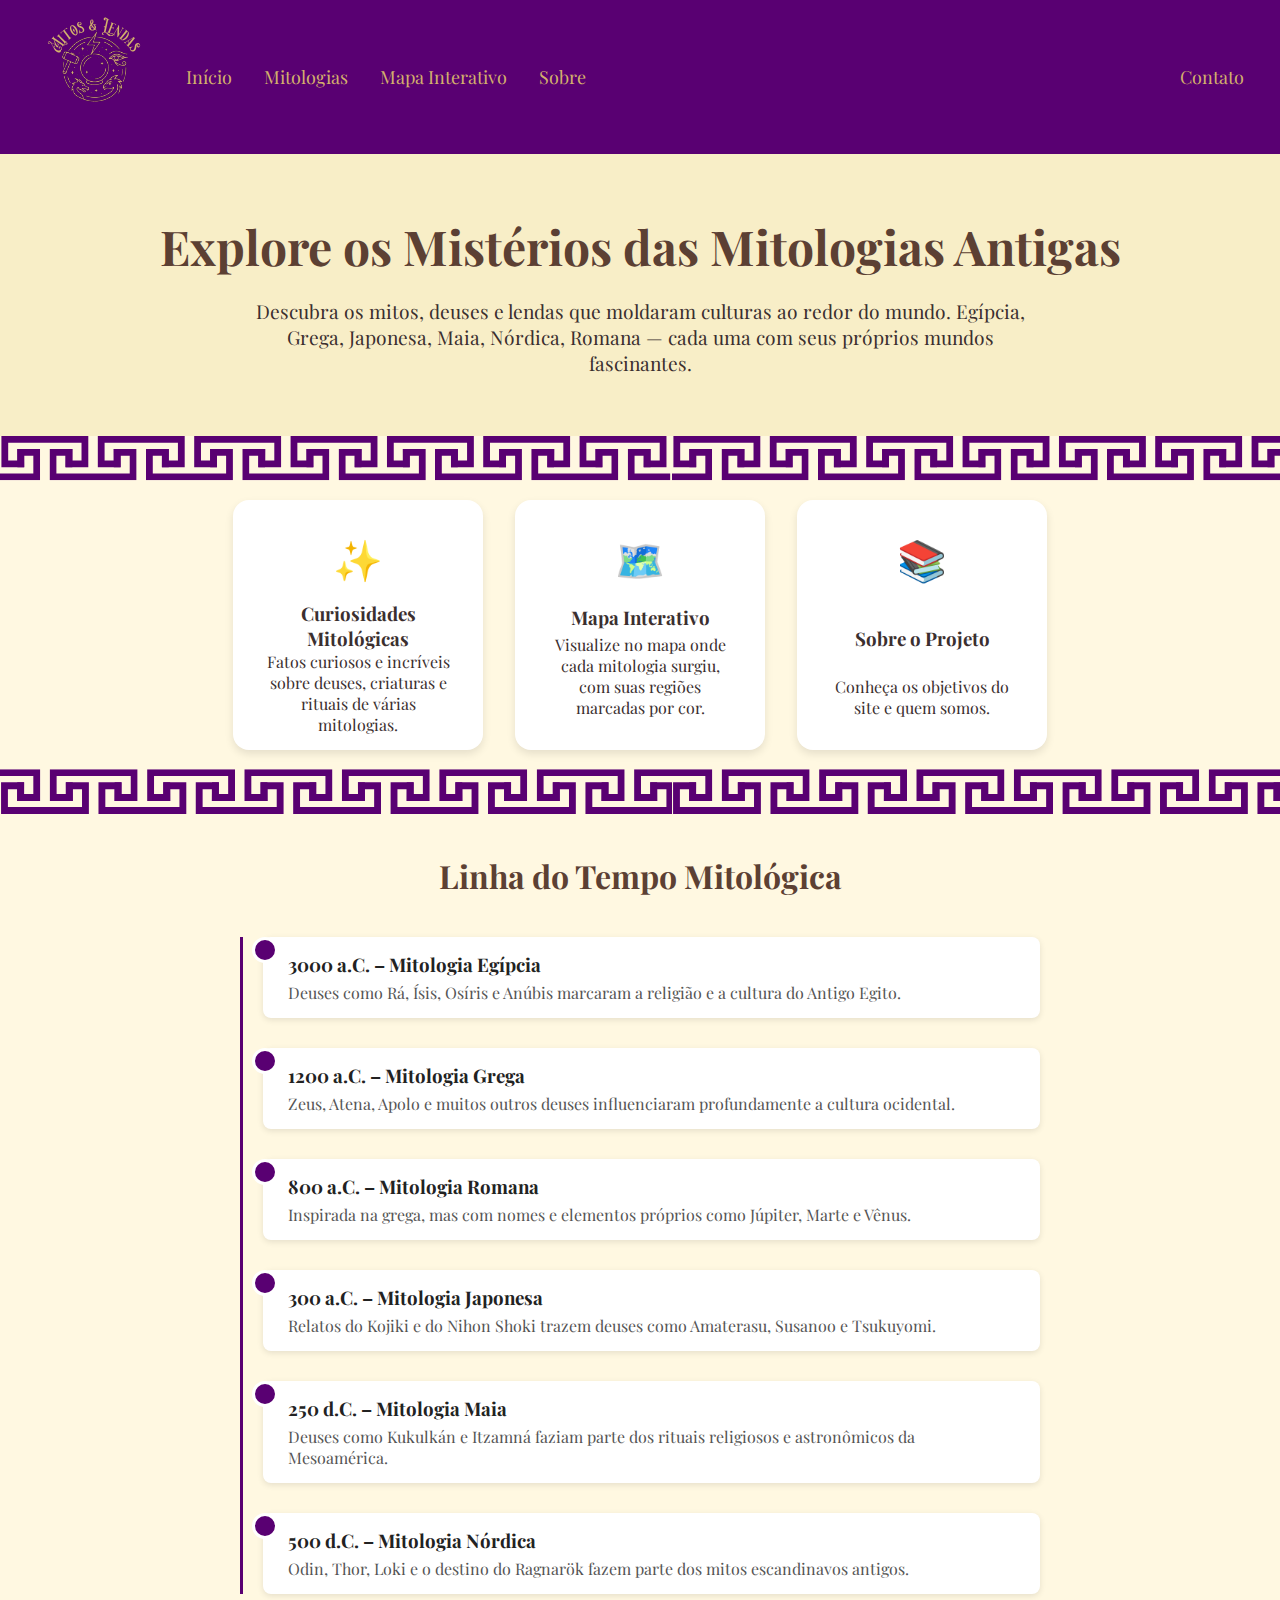
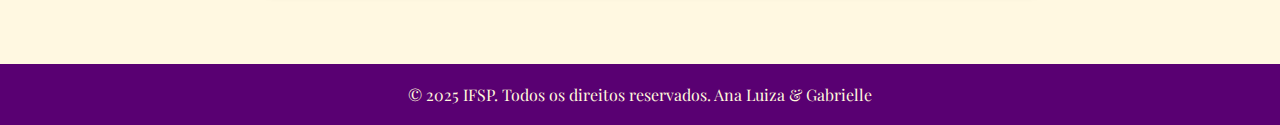
<file: index.html>
<!DOCTYPE html>
<html lang="pt-BR">

<head>
  <meta charset="UTF-8" />
  <meta name="viewport" content="width=device-width, initial-scale=1.0" />
  <title>Mitologias do Mundo</title>
  <link rel="shortcut icon" href="images/icone.ico" type="image/x-icon">
  <link rel="stylesheet" href="css/index.css"> 
  <link rel="stylesheet" href="css/navbar.css"> 

</head>

<body>

  <div class="navbar">
    <div class="logo">
    <a href="index.html"><img src="../images/logos/1.svg" alt="Logo do site"></a>
    </div>
    <a href="../index.html">Início</a>

    <div class="dropdown">
        <button class="dropbtn">Mitologias</button>
        <div class="dropdown-content">
            <a href="/paginas/egipcia.html">Egípcia</a>
            <a href="/paginas/grega.html">Grega</a>
            <a href="/paginas/japonesa.html">Japonesa</a>
            <a href="/paginas/maia.html">Maia</a>
            <a href="/paginas/nordica.html">Nórdica</a>
            <a href="/paginas/romana.html">Romana</a>
        </div>

    </div>

    <a href="/paginas/mapa.html">Mapa Interativo</a>
    <a href="/paginas/sobre.html">Sobre</a>
    <div class="spacer"></div>

    <a href="/paginas/contato.html">Contato</a>
</div>

  <!-- Apresentação -->
  <section class="hero">
    <h1>Explore os Mistérios das Mitologias Antigas</h1>
    <p>Descubra os mitos, deuses e lendas que moldaram culturas ao redor do mundo. Egípcia, Grega, Japonesa,
      Maia, Nórdica, Romana — cada uma com seus próprios mundos fascinantes.</p>
  </section>


  <!-- Cards -->
  <section class="card-container">

    <a class="card-link" href="/paginas/curiosidades.html">
      <div class="card">
        <div class="card-icon">✨</div>
        <h3>Curiosidades Mitológicas</h3>
        <p>Fatos curiosos e incríveis sobre deuses, criaturas e rituais de várias mitologias.</p>
      </div>
    </a>
  
    <a class="card-link" href="/paginas/mapa.html">
      <div class="card">
        <div class="card-icon">🗺️</div>
        <h3>Mapa Interativo</h3>
        <p>Visualize no mapa onde cada mitologia surgiu, com suas regiões marcadas por cor.</p>
      </div>
    </a>
  
    <a class="card-link" href="/paginas/sobre.html">
      <div class="card">
        <div class="card-icon">📚</div>
        <h3>Sobre o Projeto</h3>
        <p>Conheça os objetivos do site e quem somos.</p>
      </div>
    </a>
  
  </section>  
  
  <section class="timeline-section">
    <h2>Linha do Tempo Mitológica</h2>
    <div class="timeline">
  
      <div class="timeline-item">
        <div class="timeline-content">
          <h3>3000 a.C. – Mitologia Egípcia</h3>
          <p>Deuses como Rá, Ísis, Osíris e Anúbis marcaram a religião e a cultura do Antigo Egito.</p>
        </div>
      </div>
  
      <div class="timeline-item">
        <div class="timeline-content">
          <h3>1200 a.C. – Mitologia Grega</h3>
          <p>Zeus, Atena, Apolo e muitos outros deuses influenciaram profundamente a cultura ocidental.</p>
        </div>
      </div>
  
      <div class="timeline-item">
        <div class="timeline-content">
          <h3>800 a.C. – Mitologia Romana</h3>
          <p>Inspirada na grega, mas com nomes e elementos próprios como Júpiter, Marte e Vênus.</p>
        </div>
      </div>
  
      <div class="timeline-item">
        <div class="timeline-content">
          <h3>300 a.C. – Mitologia Japonesa</h3>
          <p>Relatos do Kojiki e do Nihon Shoki trazem deuses como Amaterasu, Susanoo e Tsukuyomi.</p>
        </div>
      </div>
  
      <div class="timeline-item">
        <div class="timeline-content">
          <h3>250 d.C. – Mitologia Maia</h3>
          <p>Deuses como Kukulkán e Itzamná faziam parte dos rituais religiosos e astronômicos da Mesoamérica.</p>
        </div>
      </div>
  
      <div class="timeline-item">
        <div class="timeline-content">
          <h3>500 d.C. – Mitologia Nórdica</h3>
          <p>Odin, Thor, Loki e o destino do Ragnarök fazem parte dos mitos escandinavos antigos.</p>
        </div>
      </div>
  
    </div>
  </section>
  
  <footer>
    &copy; 2025 IFSP. Todos os direitos reservados. Ana Luiza & Gabrielle
  </footer>


</body>

</html>
</file>
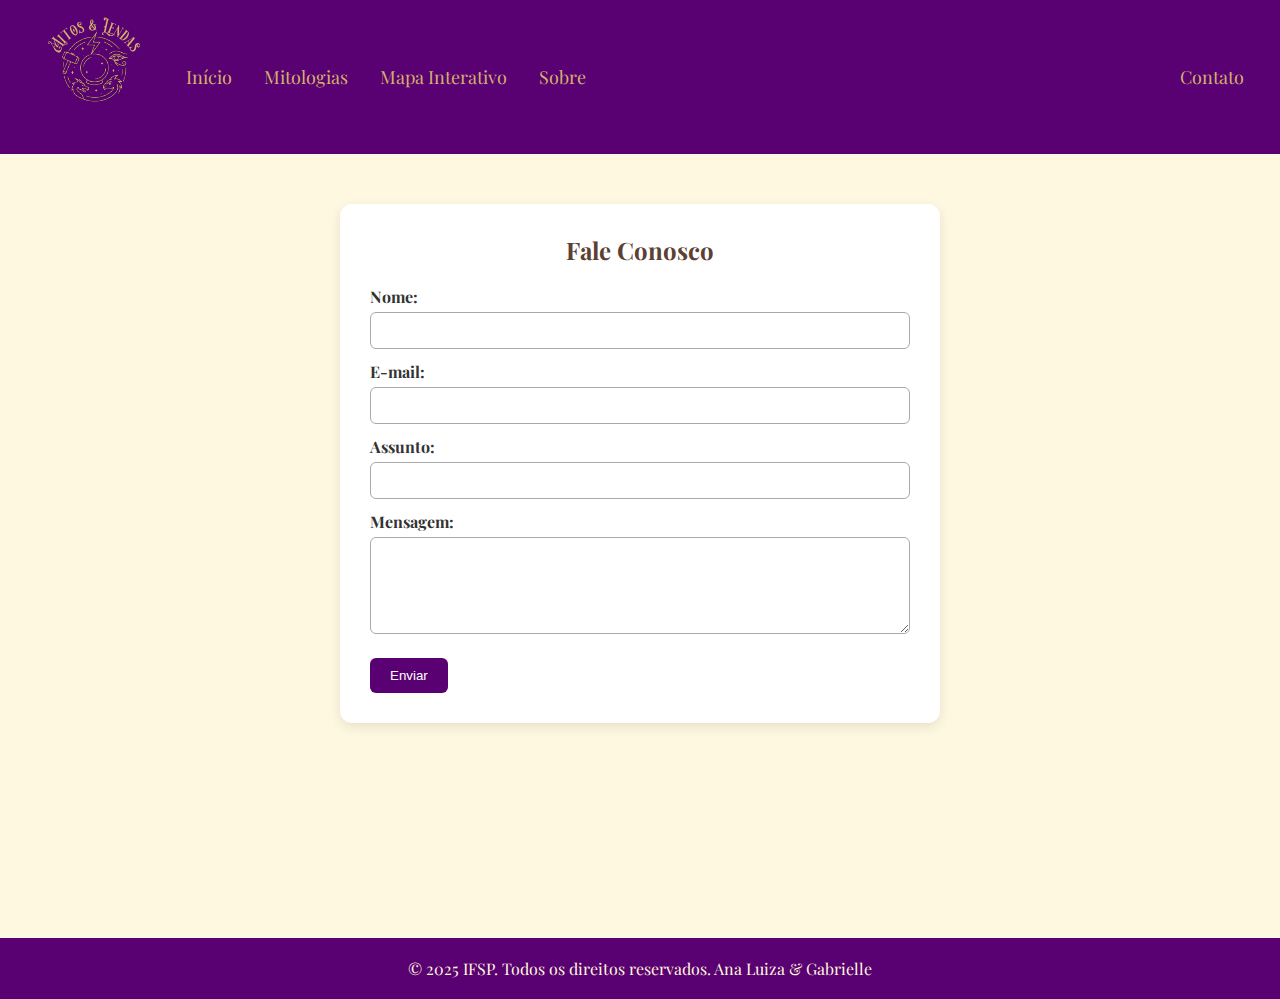
<file: paginas/contato.html>
<!DOCTYPE html>
<html lang="pt-br">

<head>
    <meta charset="UTF-8">
    <meta name="viewport" content="width=device-width, initial-scale=1.0">
    <title>Document</title>
    <link rel="stylesheet" href="../css/navbar.css">
    <link rel="stylesheet" href="../css/contato.css">
</head>

<body>
    <!-- Navbar -->
    <div class="navbar">
        <div class="logo">
            <a href="../index.html"><img src="../images/logos/1.svg" alt="Logo do site"></a>
        </div>
        <a href="../index.html">Início</a>
        <div class="dropdown">
            <button class="dropbtn">Mitologias</button>
            <div class="dropdown-content">
                <a href="egipcia.html">Egípcia</a>
                <a href="grega.html">Grega</a>
                <a href="japonesa.html">Japonesa</a>
                <a href="maia.html">Maia</a>
                <a href="nordica.html">Nórdica</a>
                <a href="romana.html">Romana</a>
            </div>
        </div>
        <a href="mapa.html">Mapa Interativo</a>
        <a href="../paginas/sobre.html">Sobre</a>
        <div class="spacer"></div>
        <a href="contato.html">Contato</a>
    </div>
    <section class="contato-container">
        <h2>Fale Conosco</h2>
        <form action="#" method="post" class="form-contato">
            <label for="nome">Nome:</label>
            <input type="text" id="nome" name="nome" required minlength="2" maxlength="50" pattern="[A-Za-zÀ-ÿ\s]+"
                title="Apenas letras e espaços.">

            <label for="email">E-mail:</label>
            <input type="email" id="email" name="email" required>

            <label for="assunto">Assunto:</label>
            <input type="text" id="assunto" name="assunto" required minlength="3" maxlength="100">

            <label for="mensagem">Mensagem:</label>
            <textarea id="mensagem" name="mensagem" rows="5" required minlength="10" maxlength="500"></textarea>

            <button type="submit">Enviar</button>
        </form>

    </section>

    <footer>
        &copy; 2025 IFSP. Todos os direitos reservados. Ana Luiza & Gabrielle
    </footer>
</body>

</html>
</file>
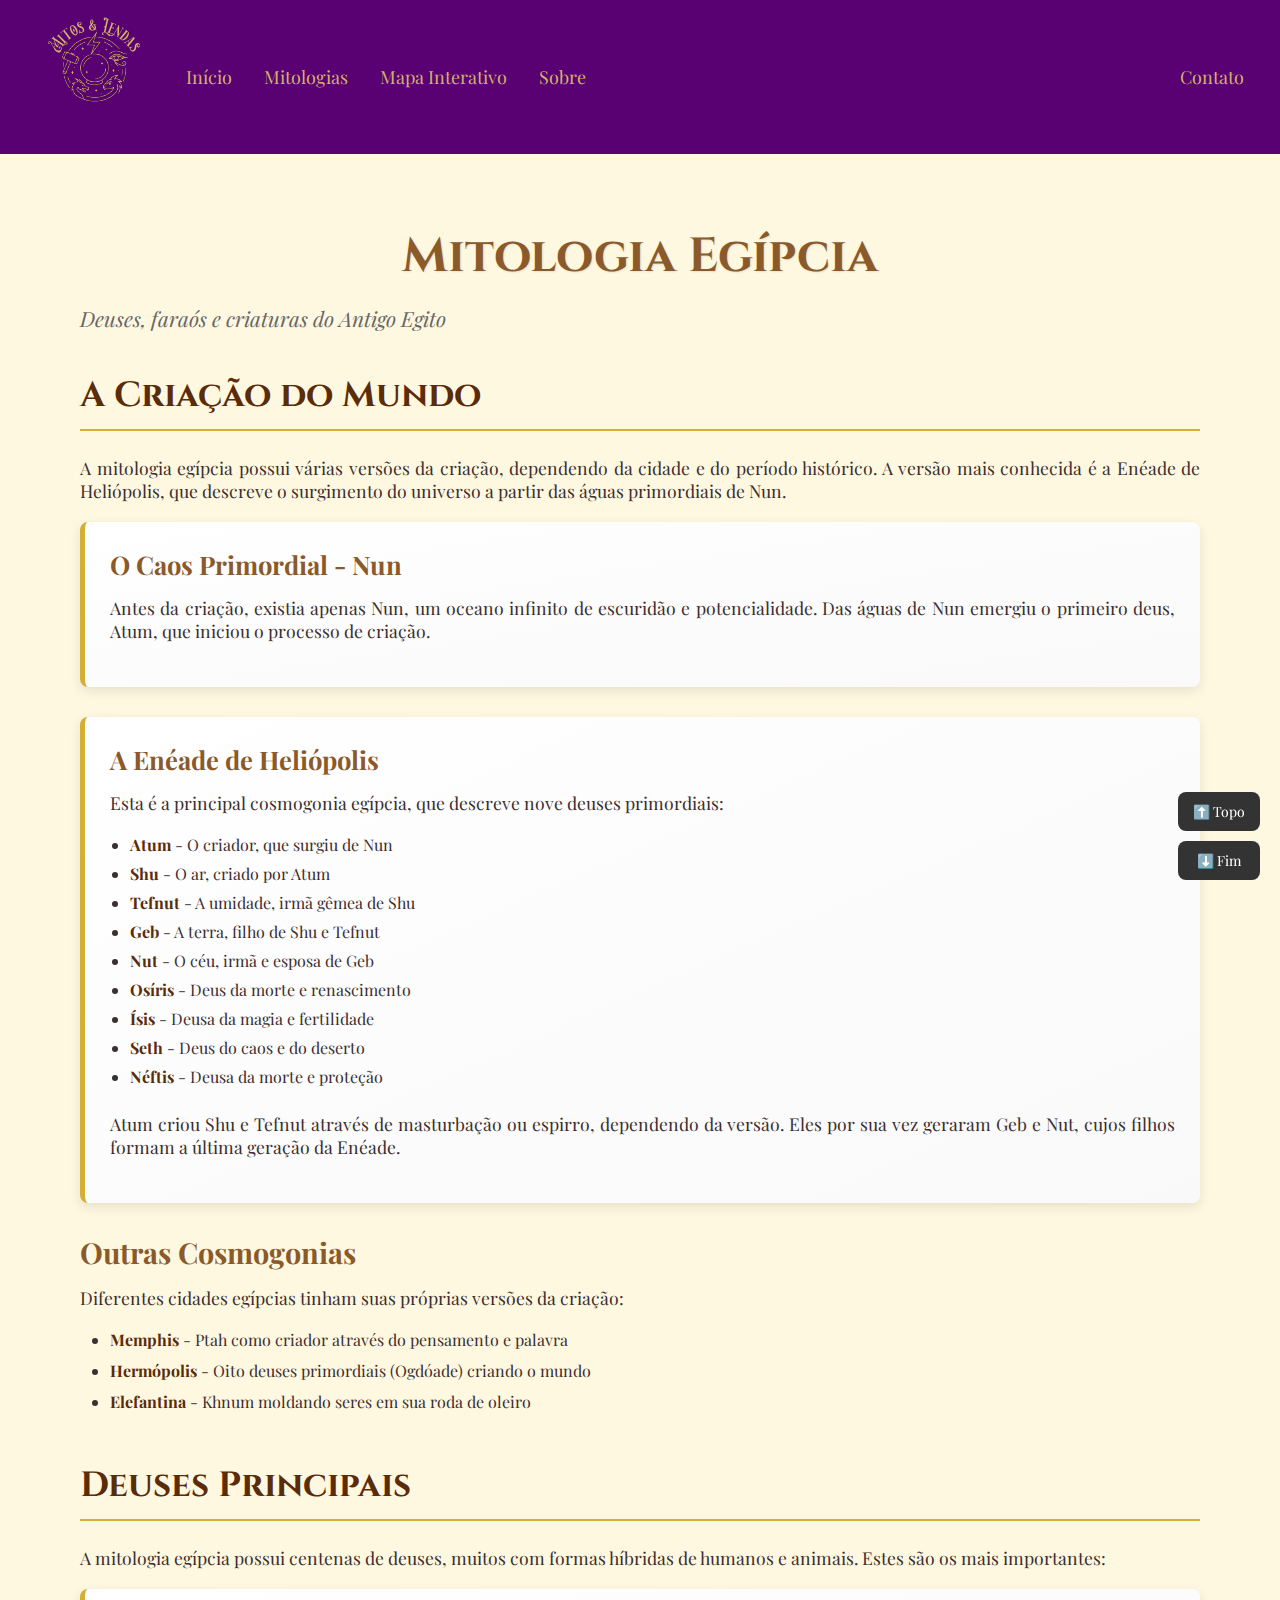
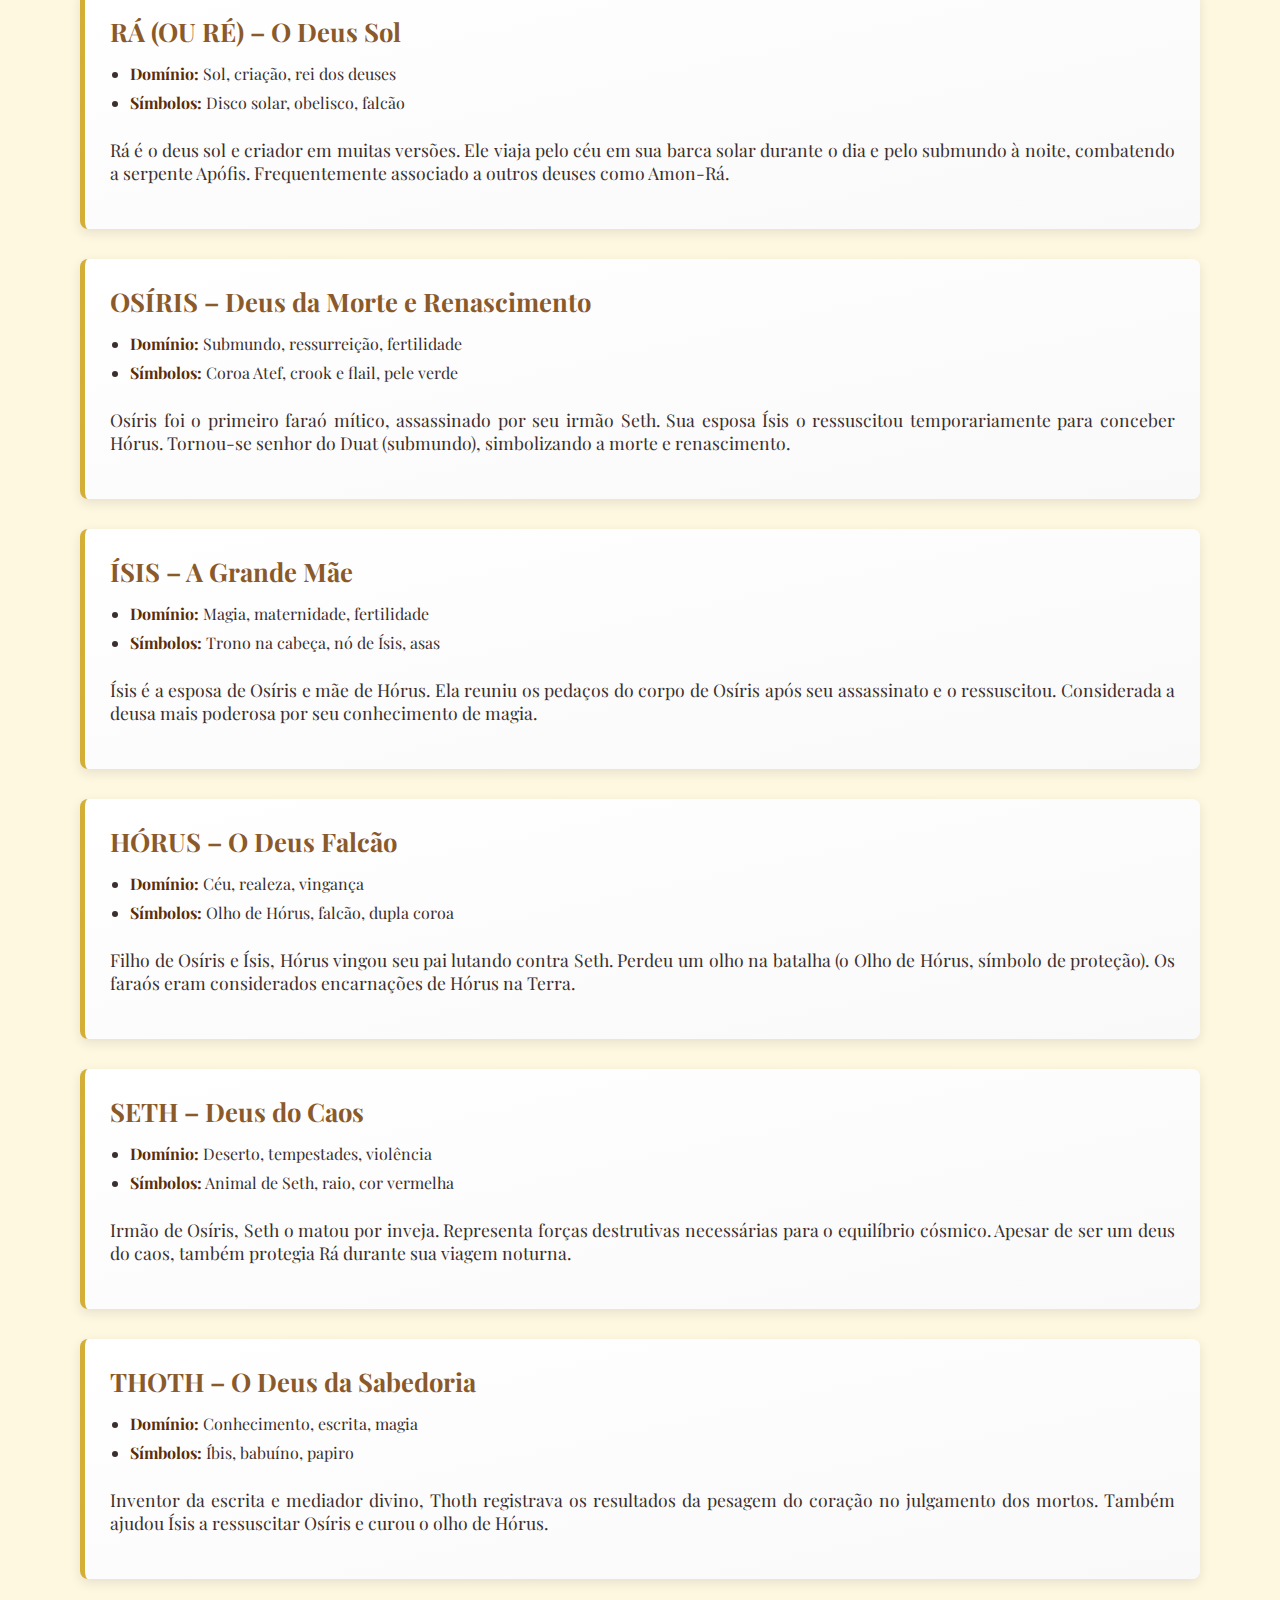
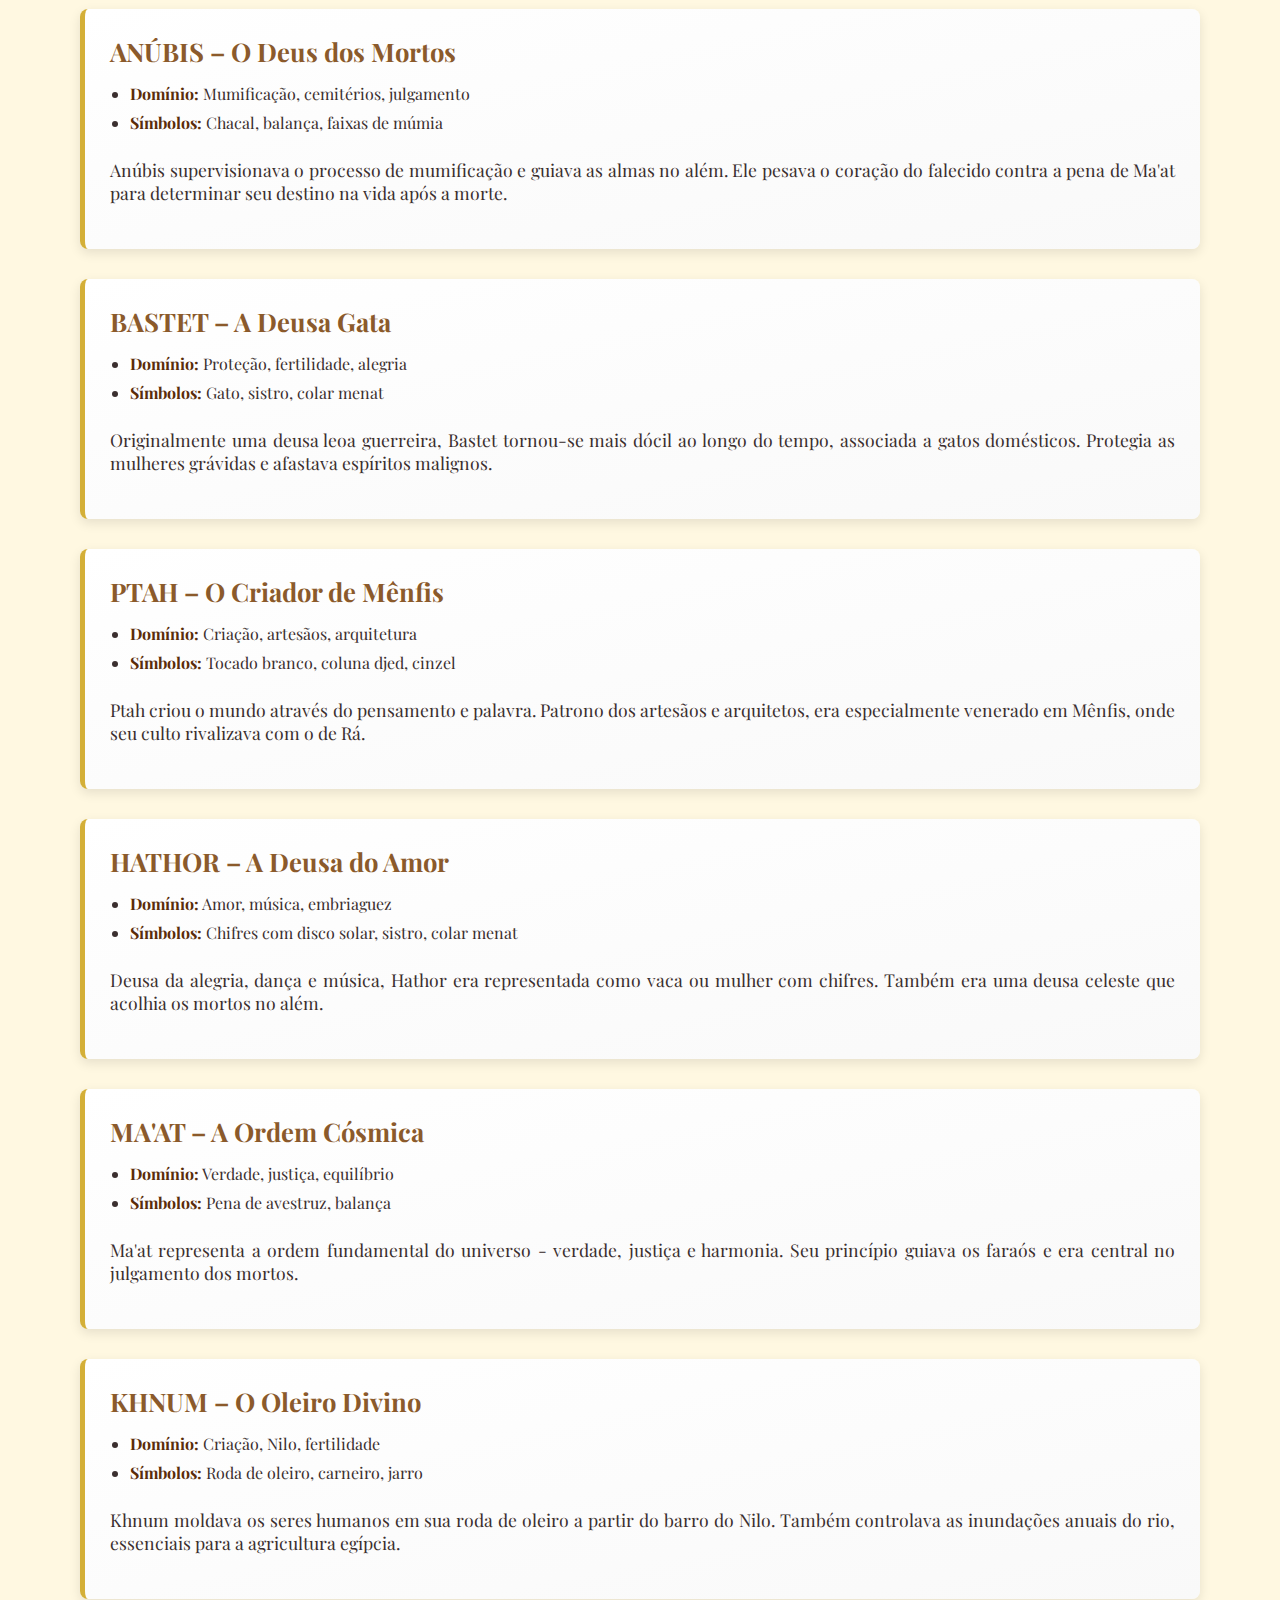
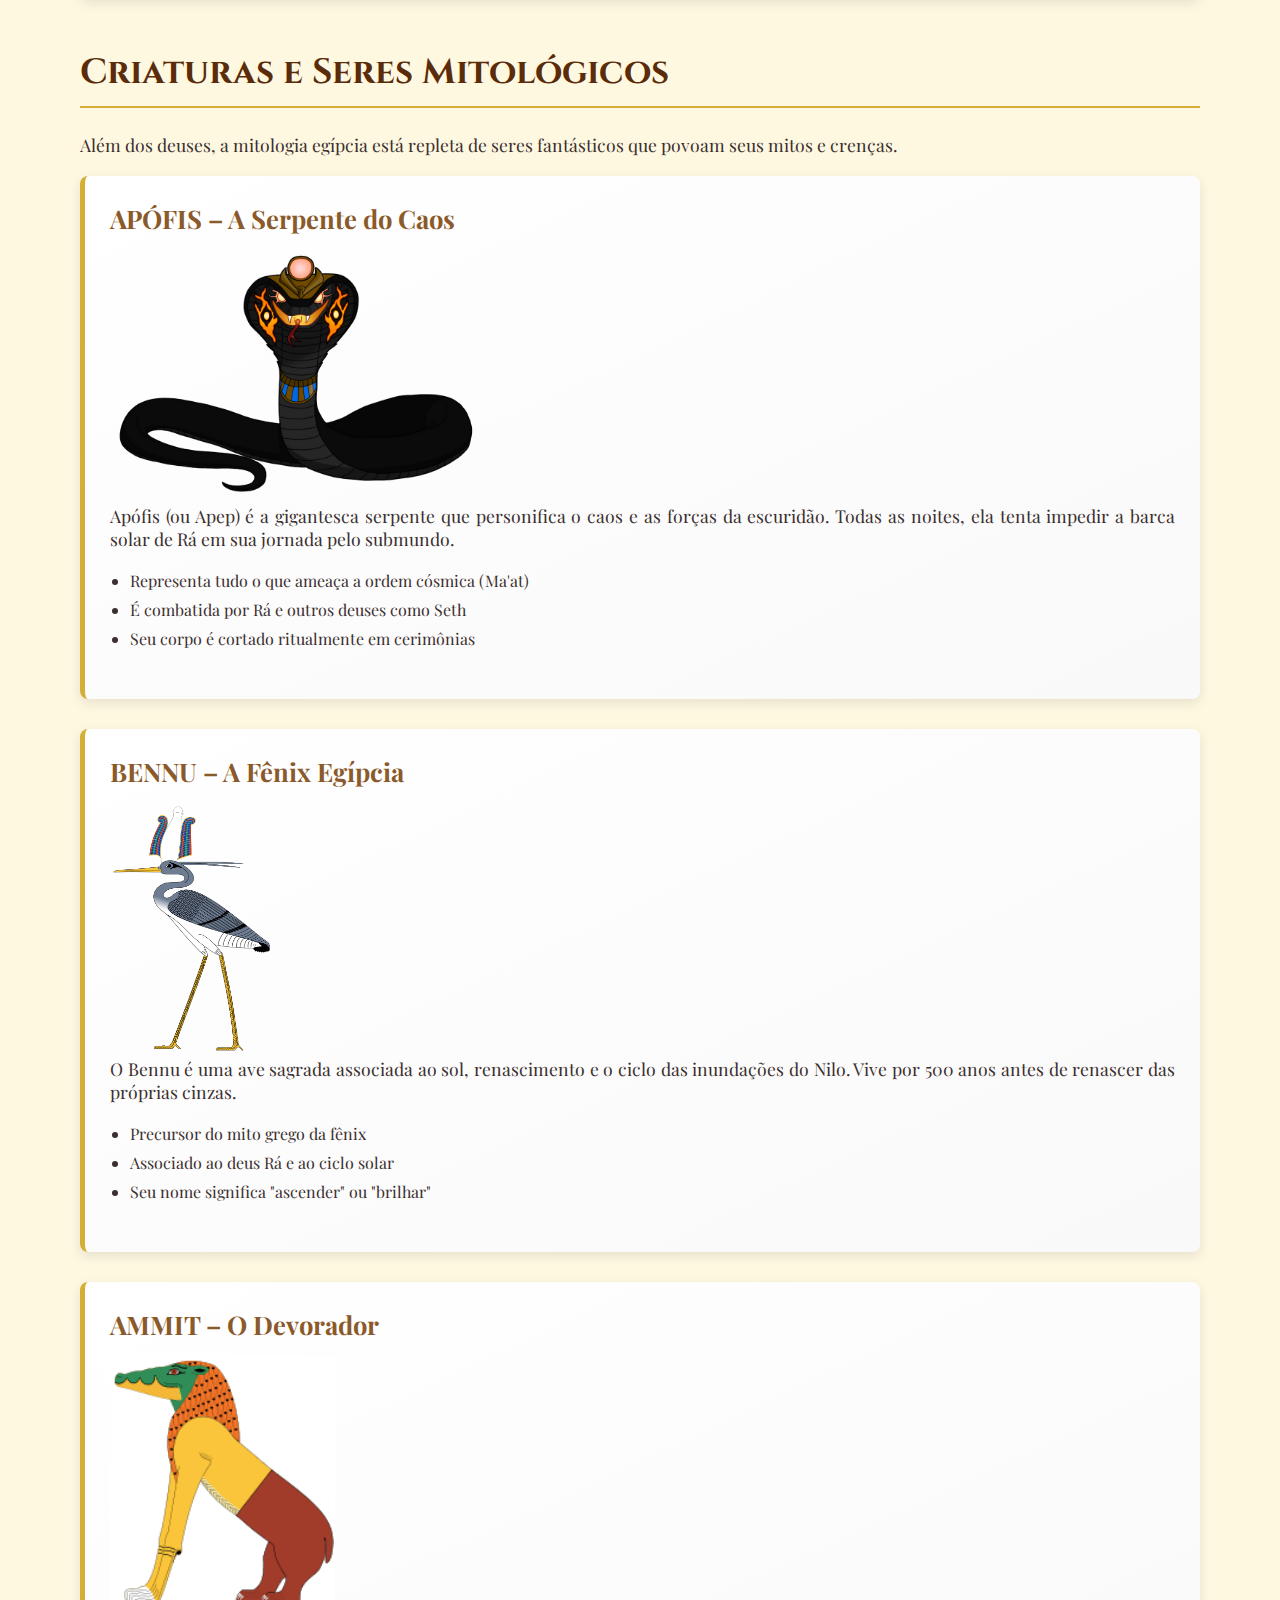
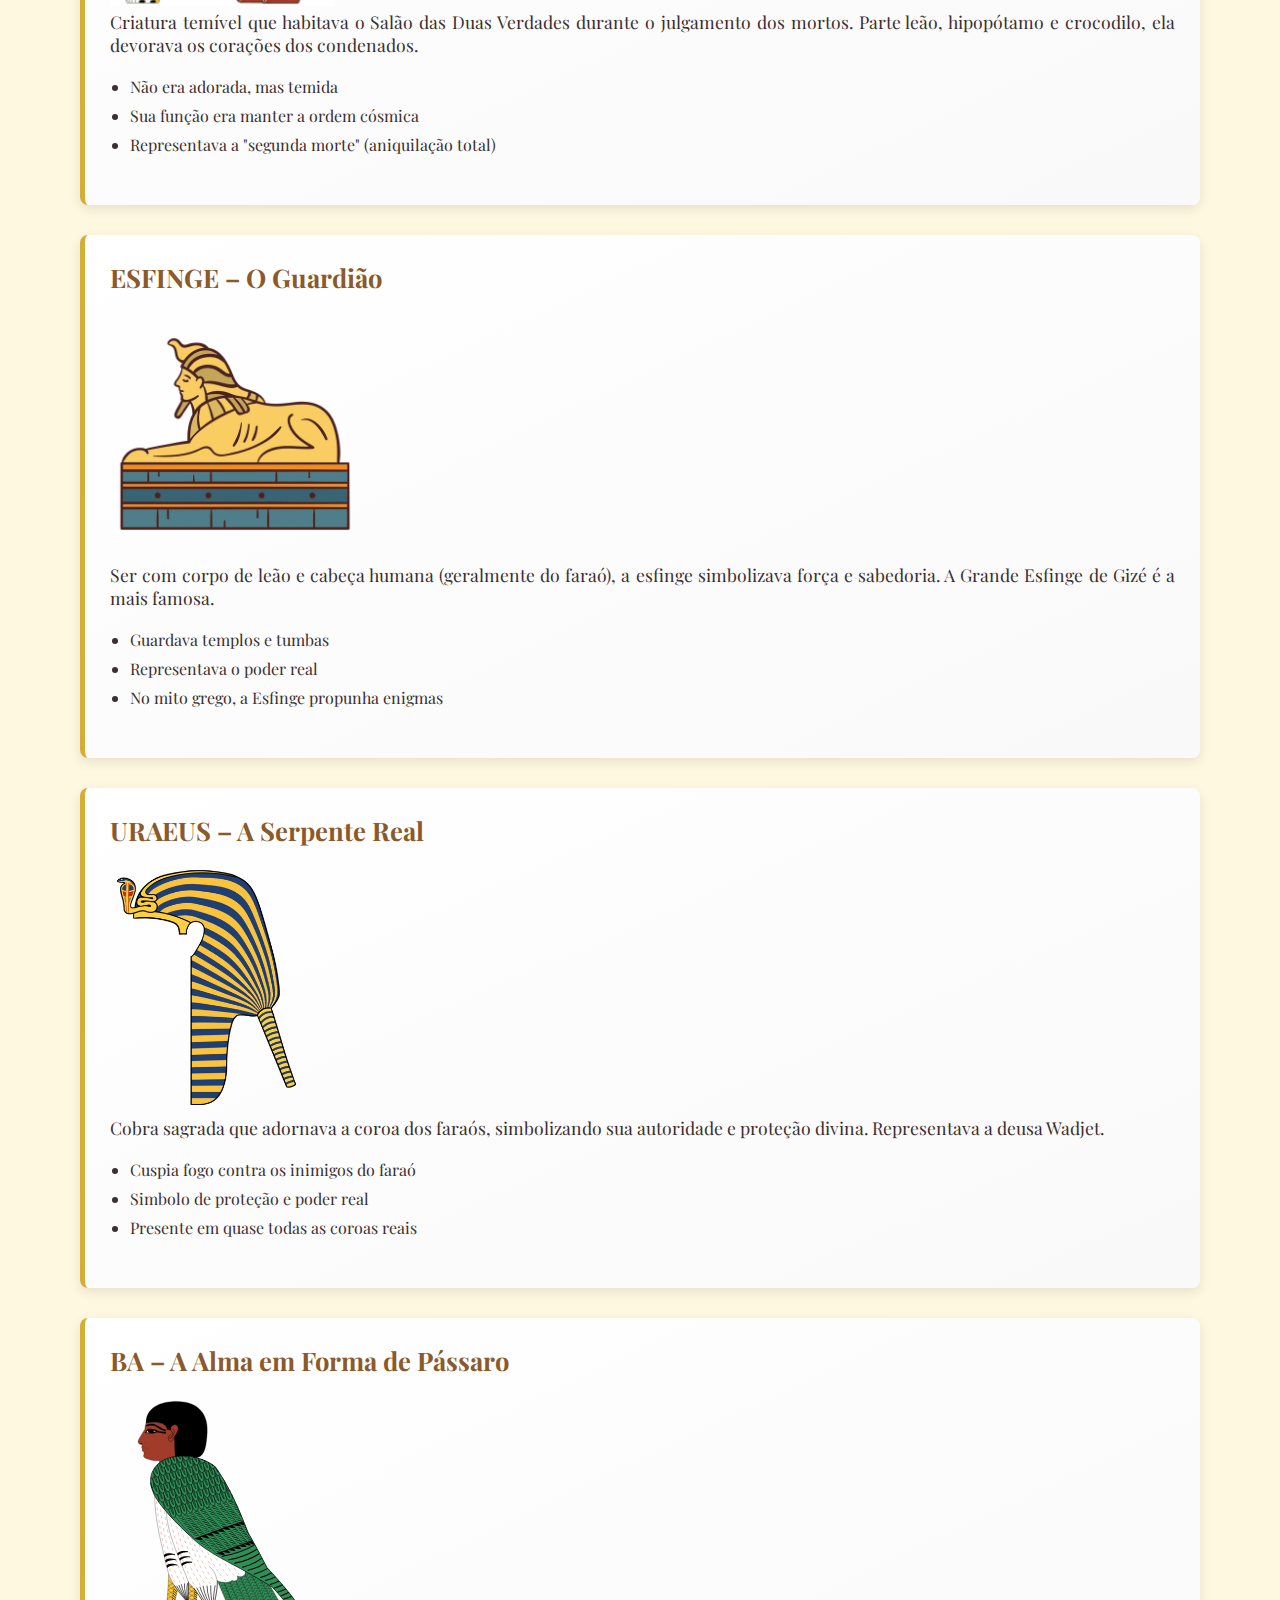
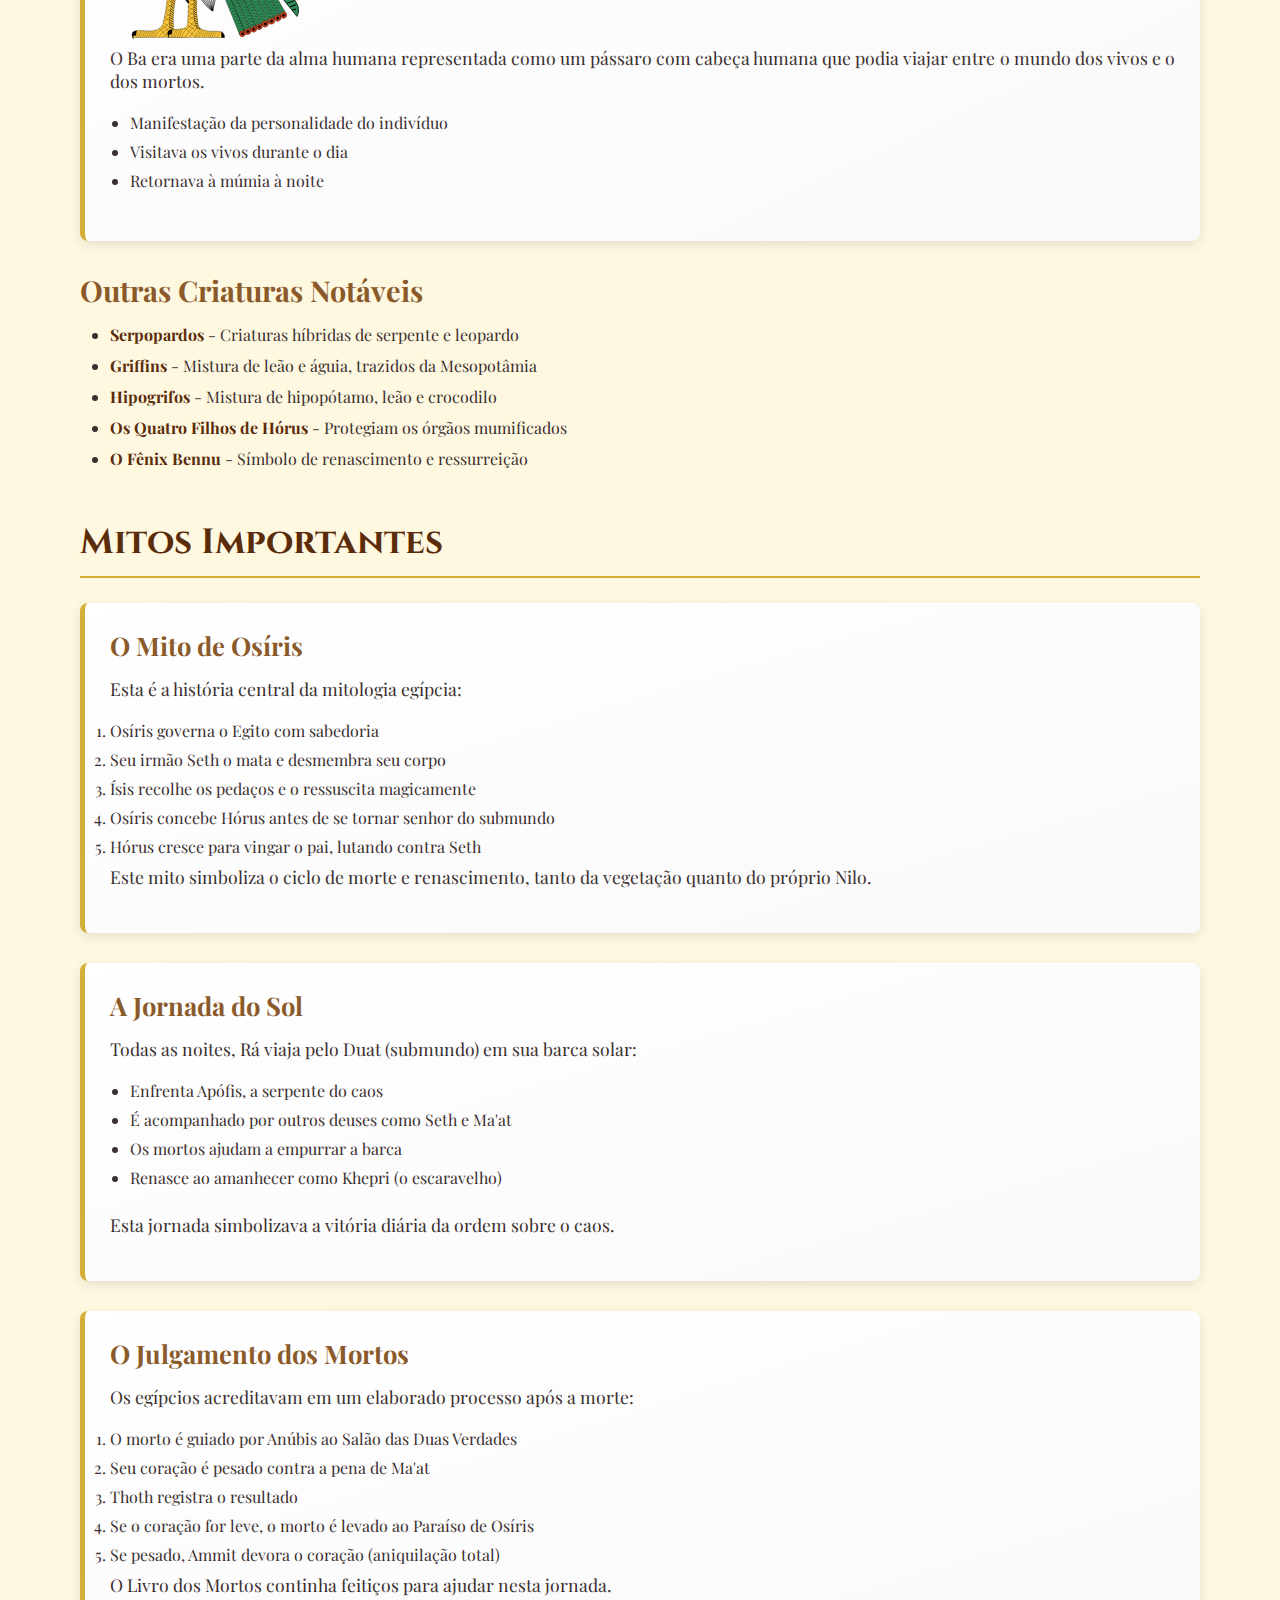
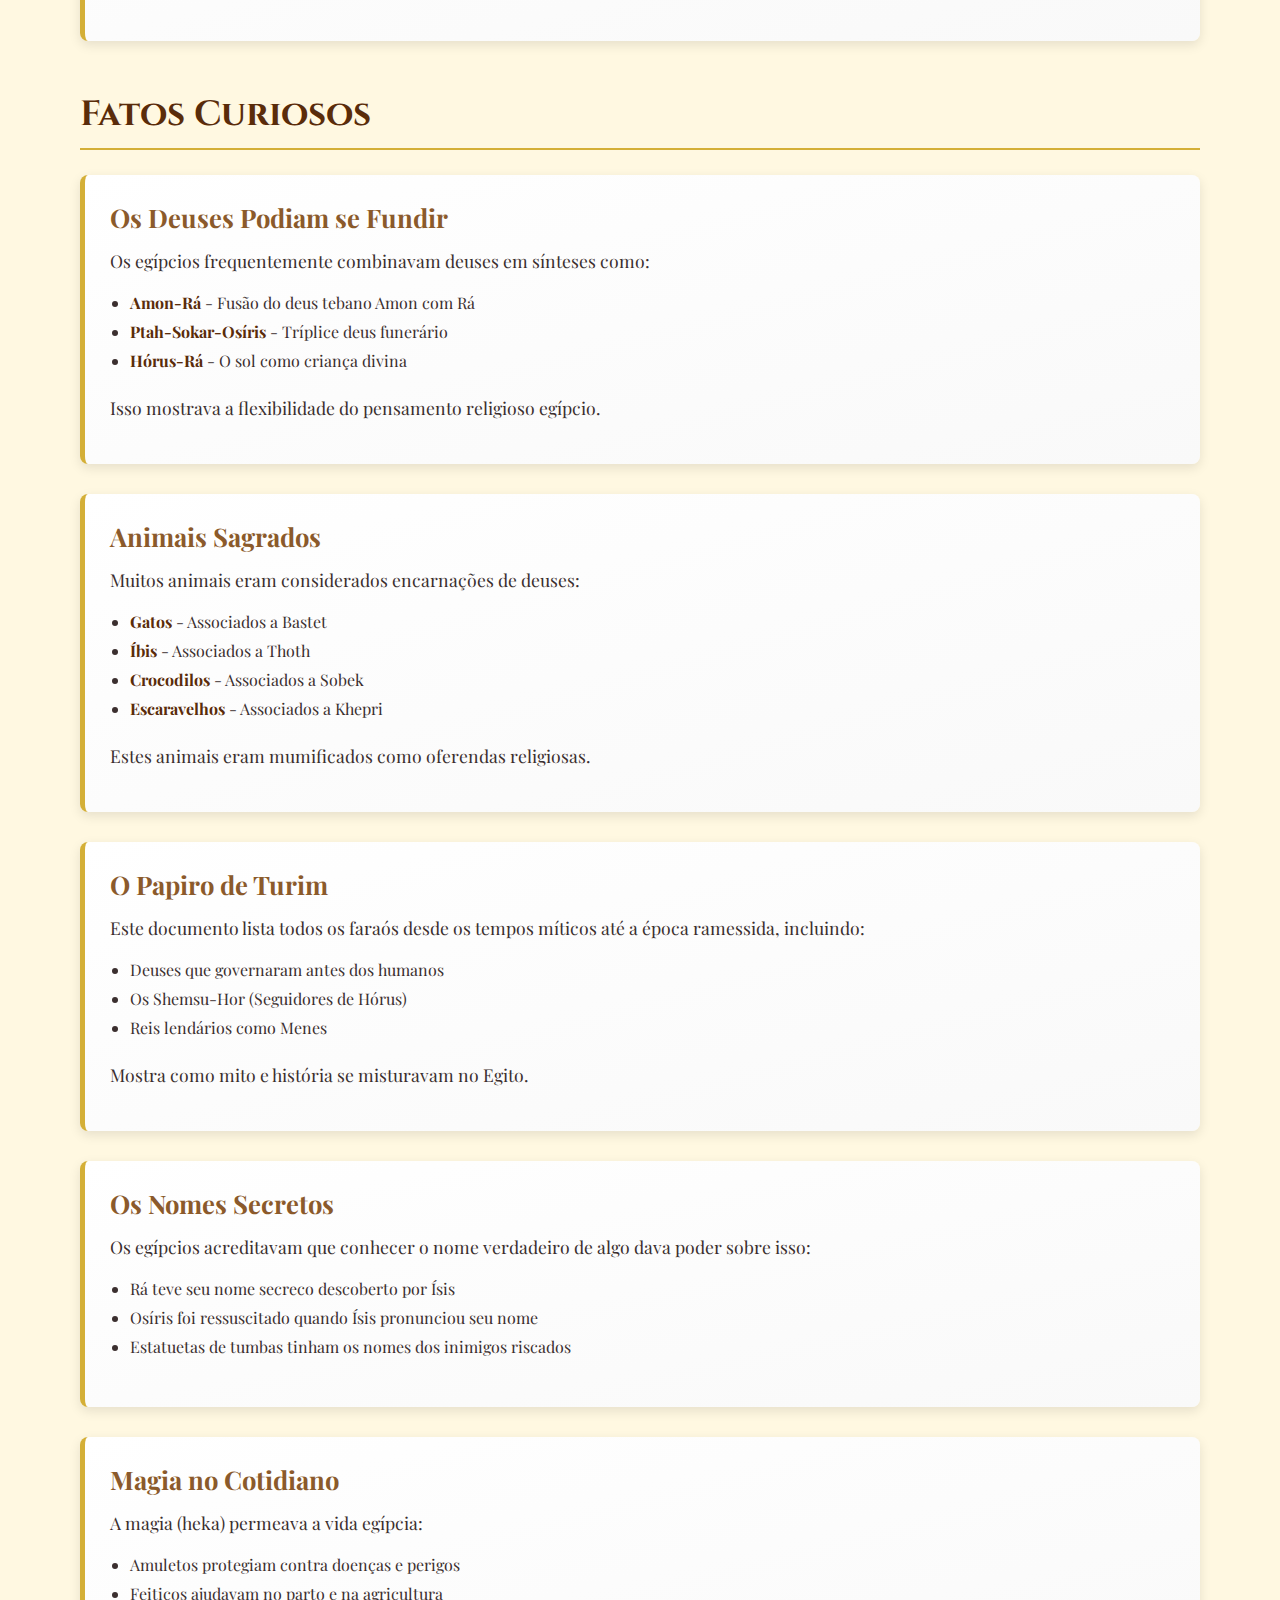
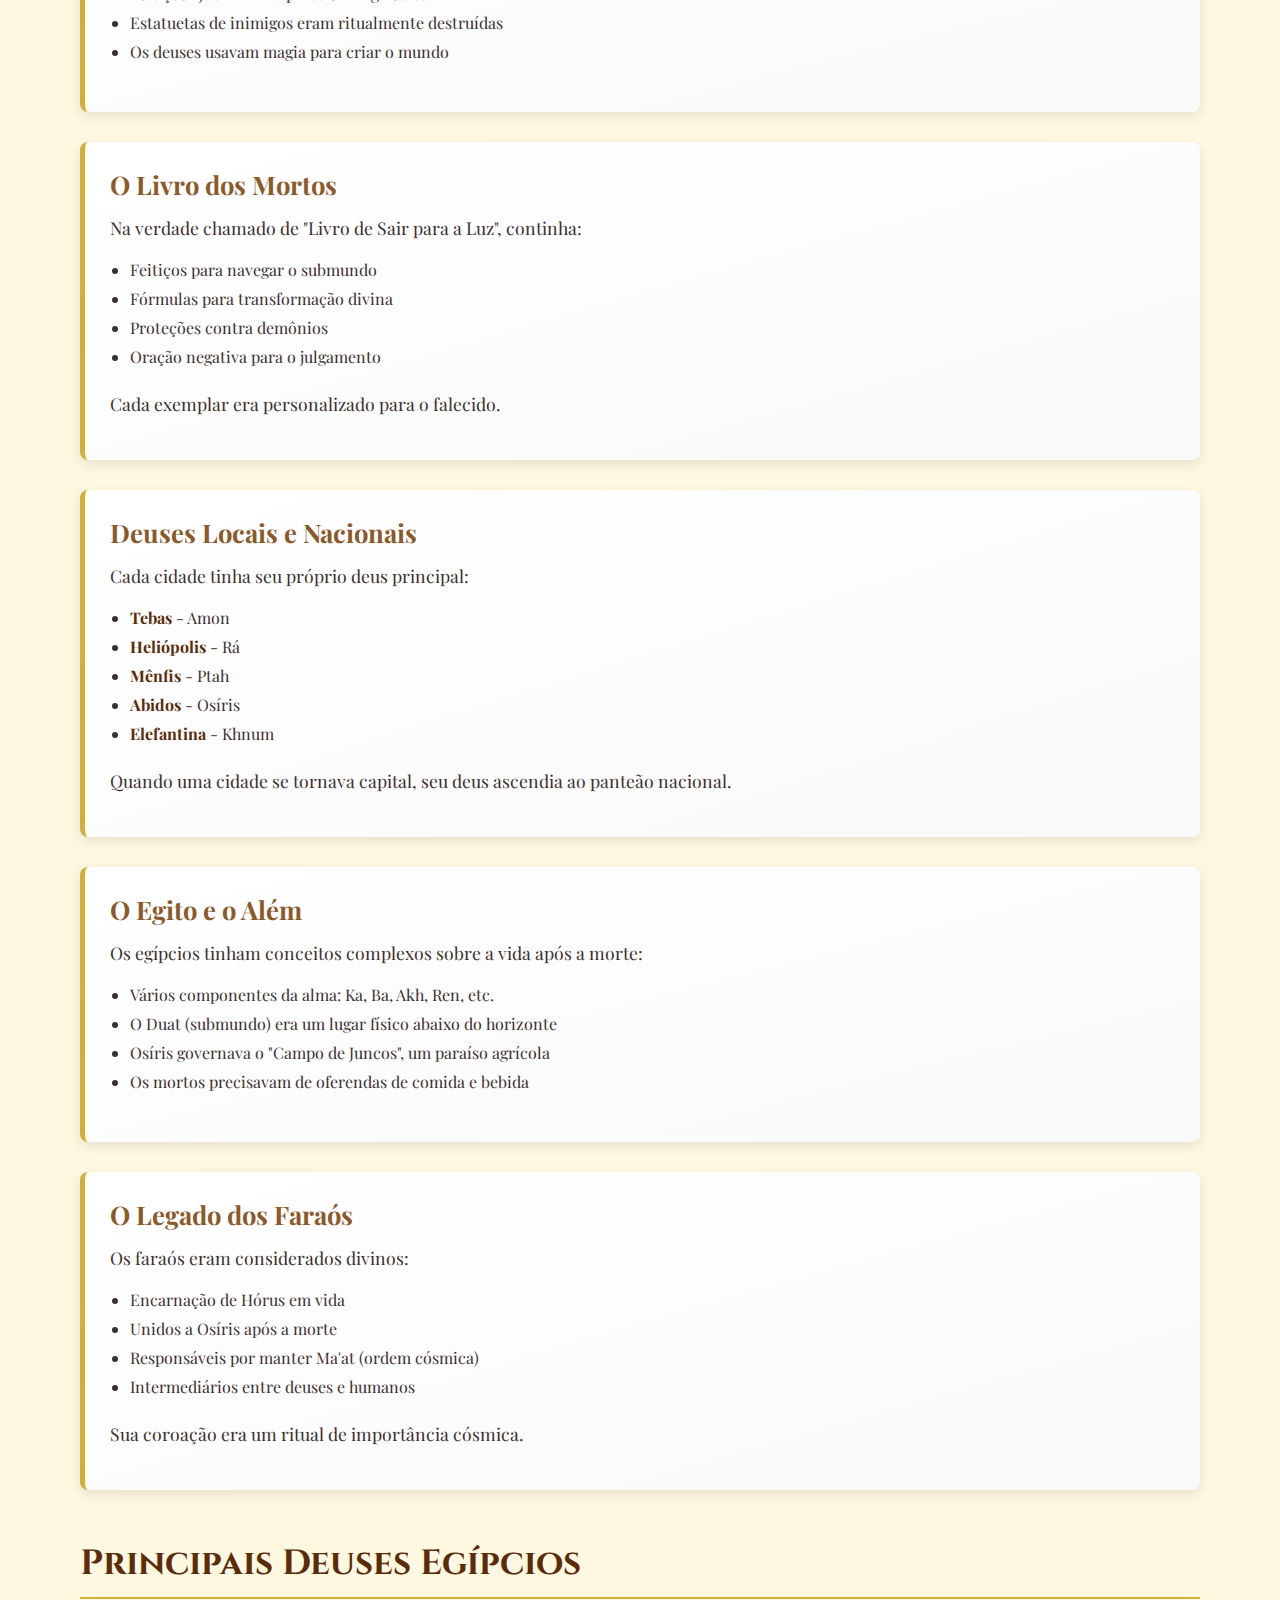
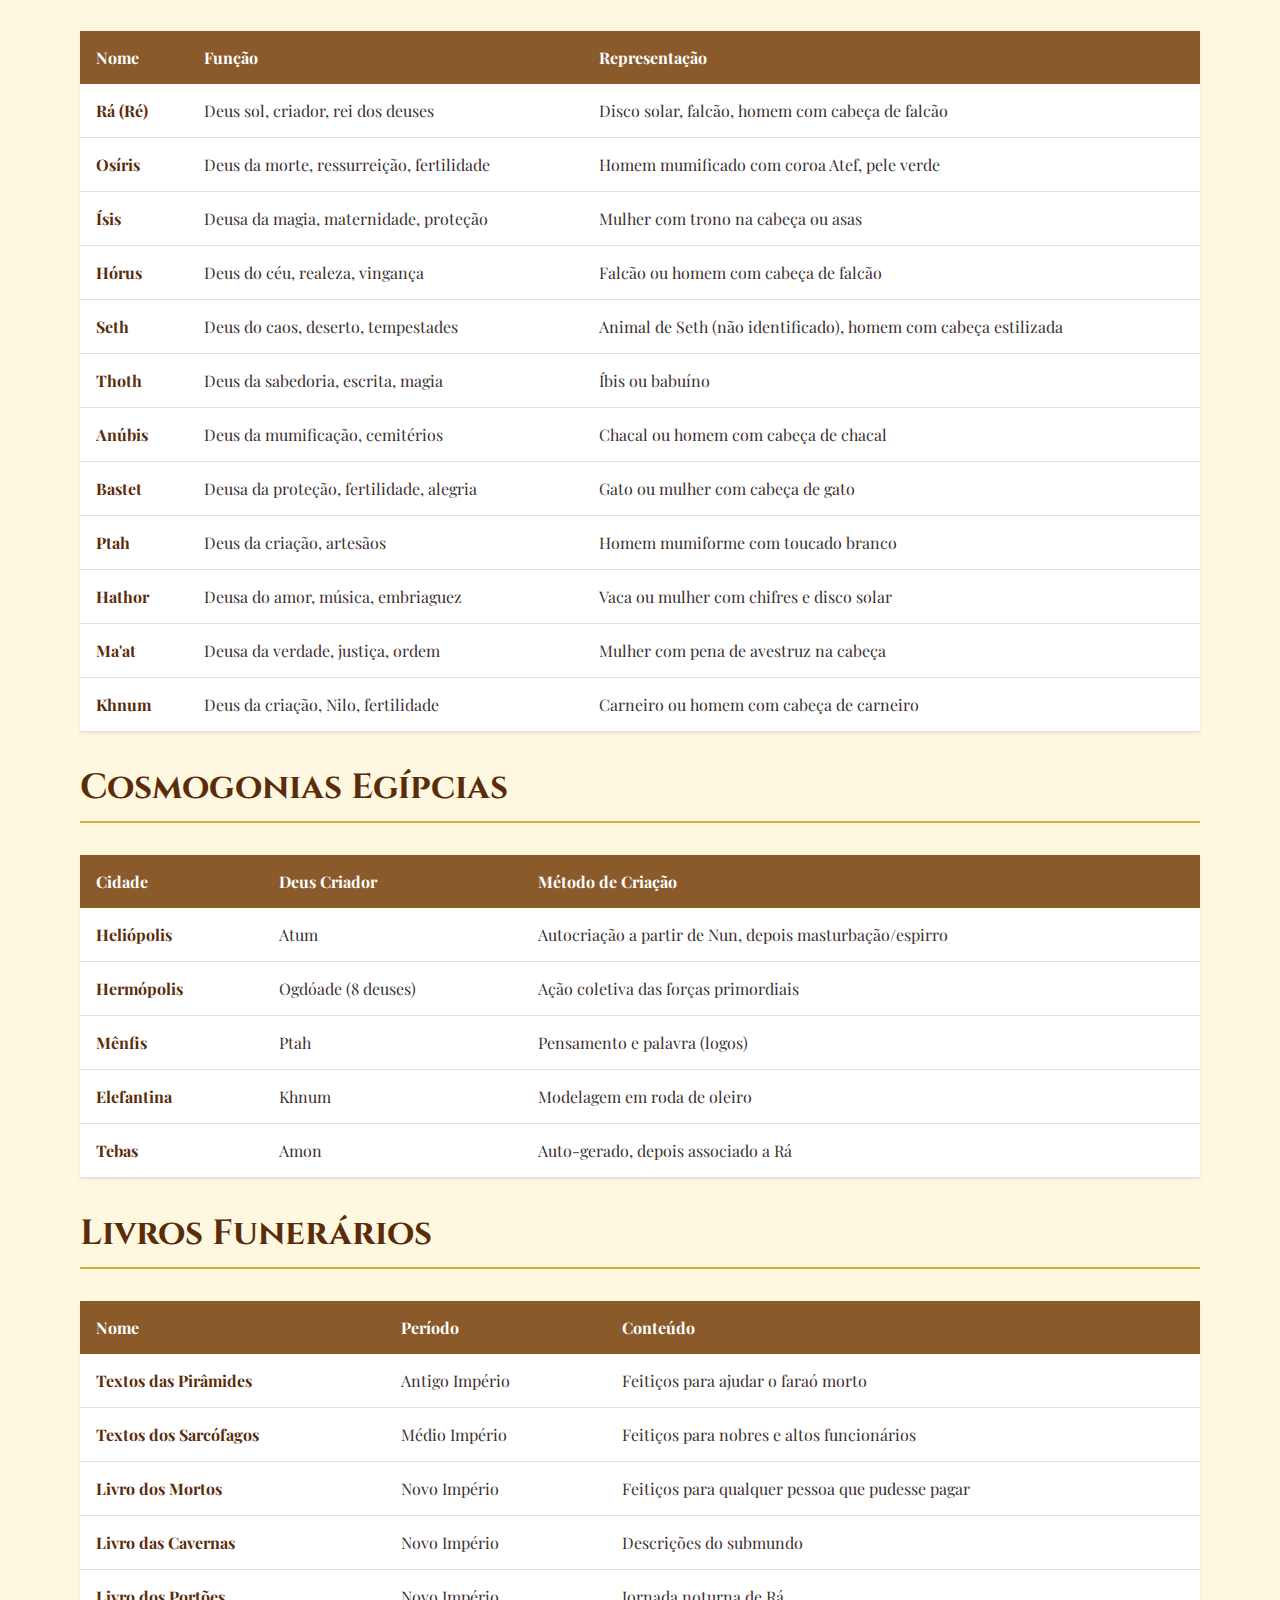
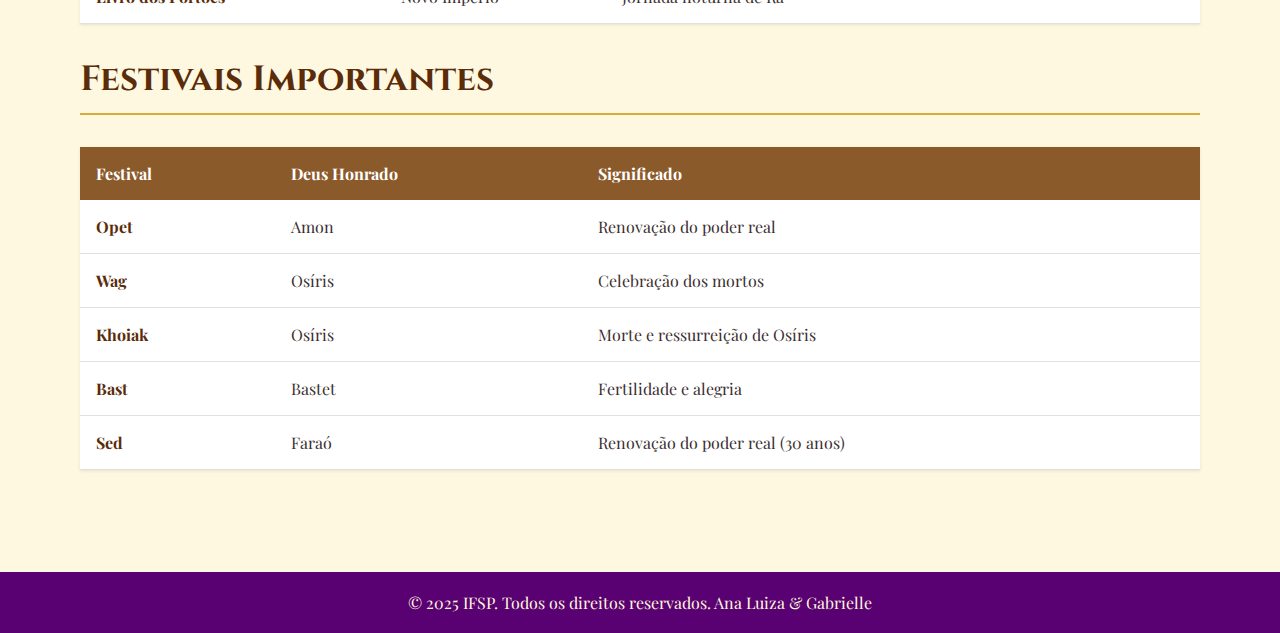
<file: paginas/egipcia.html>
<!DOCTYPE html>
<html lang="pt-br">

<head>
    <meta charset="UTF-8">
    <meta name="viewport" content="width=device-width, initial-scale=1.0">
    <title>Mitologia Egípcia</title>
    <link rel="stylesheet" href="../css/navbar.css">
    <link rel="stylesheet" href="../css/mitologias.css">
    <link
    href="https://fonts.googleapis.com/css2?family=Cinzel:wght@400;700&family=Playfair+Display:wght@400;700&family=Roboto:wght@300;400;700&display=swap"
    rel="stylesheet">

<body>
    <!-- Navbar -->
    <div class="navbar">
        <div class="logo">
            <a href="../index.html"><img src="../images/logos/1.svg" alt="Logo do site"></a>
        </div>
        <a href="../index.html">Início</a>
        <div class="dropdown">
            <button class="dropbtn">Mitologias</button>
            <div class="dropdown-content">
                <a href="egipcia.html">Egípcia</a>
                <a href="grega.html">Grega</a>
                <a href="japonesa.html">Japonesa</a>
                <a href="maia.html">Maia</a>
                <a href="nordica.html">Nórdica</a>
                <a href="romana.html">Romana</a>
            </div>
        </div>
        <a href="mapa.html">Mapa Interativo</a>
        <a href="../paginas/sobre.html">Sobre</a>
        <div class="spacer"></div>
        <a href="contato.html">Contato</a>
    </div>

    <a id="topo"></a>
    <main class="mitologia-content">
        <header class="mitologia-header">
            <h1>Mitologia Egípcia</h1>
            <p>Deuses, faraós e criaturas do Antigo Egito</p>
        </header>

        <section id="origem">
            <h2>A Criação do Mundo</h2>
            <p>A mitologia egípcia possui várias versões da criação, dependendo da cidade e do período histórico. A
                versão mais conhecida é a Enéade de Heliópolis, que descreve o surgimento do universo a partir das águas
                primordiais de Nun.</p>

            <div class="curiosity-card">
                <h3>O Caos Primordial - Nun</h3>
                <p>Antes da criação, existia apenas Nun, um oceano infinito de escuridão e potencialidade. Das águas de
                    Nun emergiu o primeiro deus, Atum, que iniciou o processo de criação.</p>
            </div>

            <div class="god-card">
                <h3>A Enéade de Heliópolis</h3>
                <p>Esta é a principal cosmogonia egípcia, que descreve nove deuses primordiais:</p>
                <ul>
                    <li><strong>Atum</strong> - O criador, que surgiu de Nun</li>
                    <li><strong>Shu</strong> - O ar, criado por Atum</li>
                    <li><strong>Tefnut</strong> - A umidade, irmã gêmea de Shu</li>
                    <li><strong>Geb</strong> - A terra, filho de Shu e Tefnut</li>
                    <li><strong>Nut</strong> - O céu, irmã e esposa de Geb</li>
                    <li><strong>Osíris</strong> - Deus da morte e renascimento</li>
                    <li><strong>Ísis</strong> - Deusa da magia e fertilidade</li>
                    <li><strong>Seth</strong> - Deus do caos e do deserto</li>
                    <li><strong>Néftis</strong> - Deusa da morte e proteção</li>
                </ul>
                <p>Atum criou Shu e Tefnut através de masturbação ou espirro, dependendo da versão. Eles por sua vez
                    geraram Geb e Nut, cujos filhos formam a última geração da Enéade.</p>
            </div>

            <h3>Outras Cosmogonias</h3>
            <p>Diferentes cidades egípcias tinham suas próprias versões da criação:</p>
            <ul>
                <li><strong>Memphis</strong> - Ptah como criador através do pensamento e palavra</li>
                <li><strong>Hermópolis</strong> - Oito deuses primordiais (Ogdóade) criando o mundo</li>
                <li><strong>Elefantina</strong> - Khnum moldando seres em sua roda de oleiro</li>
            </ul>
        </section>

        <section id="deuses">
            <h2>Deuses Principais</h2>
            <p>A mitologia egípcia possui centenas de deuses, muitos com formas híbridas de humanos e animais. Estes são
                os mais importantes:</p>

            <div class="god-card">
                <h3>RÁ (OU RÉ) – O Deus Sol</h3>
                <ul>
                    <li><strong>Domínio:</strong> Sol, criação, rei dos deuses</li>
                    <li><strong>Símbolos:</strong> Disco solar, obelisco, falcão</li>
                </ul>
                <p>Rá é o deus sol e criador em muitas versões. Ele viaja pelo céu em sua barca solar durante o dia e
                    pelo submundo à noite, combatendo a serpente Apófis. Frequentemente associado a outros deuses como
                    Amon-Rá.</p>
            </div>

            <div class="god-card">
                <h3>OSÍRIS – Deus da Morte e Renascimento</h3>
                <ul>
                    <li><strong>Domínio:</strong> Submundo, ressurreição, fertilidade</li>
                    <li><strong>Símbolos:</strong> Coroa Atef, crook e flail, pele verde</li>
                </ul>
                <p>Osíris foi o primeiro faraó mítico, assassinado por seu irmão Seth. Sua esposa Ísis o ressuscitou
                    temporariamente para conceber Hórus. Tornou-se senhor do Duat (submundo), simbolizando a morte e
                    renascimento.</p>
            </div>

            <div class="god-card">
                <h3>ÍSIS – A Grande Mãe</h3>
                <ul>
                    <li><strong>Domínio:</strong> Magia, maternidade, fertilidade</li>
                    <li><strong>Símbolos:</strong> Trono na cabeça, nó de Ísis, asas</li>
                </ul>
                <p>Ísis é a esposa de Osíris e mãe de Hórus. Ela reuniu os pedaços do corpo de Osíris após seu
                    assassinato e o ressuscitou. Considerada a deusa mais poderosa por seu conhecimento de magia.</p>
            </div>

            <div class="god-card">
                <h3>HÓRUS – O Deus Falcão</h3>
                <ul>
                    <li><strong>Domínio:</strong> Céu, realeza, vingança</li>
                    <li><strong>Símbolos:</strong> Olho de Hórus, falcão, dupla coroa</li>
                </ul>
                <p>Filho de Osíris e Ísis, Hórus vingou seu pai lutando contra Seth. Perdeu um olho na batalha (o Olho
                    de Hórus, símbolo de proteção). Os faraós eram considerados encarnações de Hórus na Terra.</p>
            </div>

            <div class="god-card">
                <h3>SETH – Deus do Caos</h3>
                <ul>
                    <li><strong>Domínio:</strong> Deserto, tempestades, violência</li>
                    <li><strong>Símbolos:</strong> Animal de Seth, raio, cor vermelha</li>
                </ul>
                <p>Irmão de Osíris, Seth o matou por inveja. Representa forças destrutivas necessárias para o equilíbrio
                    cósmico. Apesar de ser um deus do caos, também protegia Rá durante sua viagem noturna.</p>
            </div>

            <div class="god-card">
                <h3>THOTH – O Deus da Sabedoria</h3>
                <ul>
                    <li><strong>Domínio:</strong> Conhecimento, escrita, magia</li>
                    <li><strong>Símbolos:</strong> Íbis, babuíno, papiro</li>
                </ul>
                <p>Inventor da escrita e mediador divino, Thoth registrava os resultados da pesagem do coração no
                    julgamento dos mortos. Também ajudou Ísis a ressuscitar Osíris e curou o olho de Hórus.</p>
            </div>

            <div class="god-card">
                <h3>ANÚBIS – O Deus dos Mortos</h3>
                <ul>
                    <li><strong>Domínio:</strong> Mumificação, cemitérios, julgamento</li>
                    <li><strong>Símbolos:</strong> Chacal, balança, faixas de múmia</li>
                </ul>
                <p>Anúbis supervisionava o processo de mumificação e guiava as almas no além. Ele pesava o coração do
                    falecido contra a pena de Ma'at para determinar seu destino na vida após a morte.</p>
            </div>

            <div class="god-card">
                <h3>BASTET – A Deusa Gata</h3>
                <ul>
                    <li><strong>Domínio:</strong> Proteção, fertilidade, alegria</li>
                    <li><strong>Símbolos:</strong> Gato, sistro, colar menat</li>
                </ul>
                <p>Originalmente uma deusa leoa guerreira, Bastet tornou-se mais dócil ao longo do tempo, associada a
                    gatos domésticos. Protegia as mulheres grávidas e afastava espíritos malignos.</p>
            </div>

            <div class="god-card">
                <h3>PTAH – O Criador de Mênfis</h3>
                <ul>
                    <li><strong>Domínio:</strong> Criação, artesãos, arquitetura</li>
                    <li><strong>Símbolos:</strong> Tocado branco, coluna djed, cinzel</li>
                </ul>
                <p>Ptah criou o mundo através do pensamento e palavra. Patrono dos artesãos e arquitetos, era
                    especialmente venerado em Mênfis, onde seu culto rivalizava com o de Rá.</p>
            </div>

            <div class="god-card">
                <h3>HATHOR – A Deusa do Amor</h3>
                <ul>
                    <li><strong>Domínio:</strong> Amor, música, embriaguez</li>
                    <li><strong>Símbolos:</strong> Chifres com disco solar, sistro, colar menat</li>
                </ul>
                <p>Deusa da alegria, dança e música, Hathor era representada como vaca ou mulher com chifres. Também era
                    uma deusa celeste que acolhia os mortos no além.</p>
            </div>

            <div class="god-card">
                <h3>MA'AT – A Ordem Cósmica</h3>
                <ul>
                    <li><strong>Domínio:</strong> Verdade, justiça, equilíbrio</li>
                    <li><strong>Símbolos:</strong> Pena de avestruz, balança</li>
                </ul>
                <p>Ma'at representa a ordem fundamental do universo - verdade, justiça e harmonia. Seu princípio guiava
                    os faraós e era central no julgamento dos mortos.</p>
            </div>

            <div class="god-card">
                <h3>KHNUM – O Oleiro Divino</h3>
                <ul>
                    <li><strong>Domínio:</strong> Criação, Nilo, fertilidade</li>
                    <li><strong>Símbolos:</strong> Roda de oleiro, carneiro, jarro</li>
                </ul>
                <p>Khnum moldava os seres humanos em sua roda de oleiro a partir do barro do Nilo. Também controlava as
                    inundações anuais do rio, essenciais para a agricultura egípcia.</p>
            </div>
        </section>

        <section id="criaturas">
            <h2>Criaturas e Seres Mitológicos</h2>
            <p>Além dos deuses, a mitologia egípcia está repleta de seres fantásticos que povoam seus mitos e crenças.
            </p>

            <div class="creature-card">
                <h3>APÓFIS – A Serpente do Caos</h3>
                <img src="../images/apofis.png" alt="apofis">
                <p>Apófis (ou Apep) é a gigantesca serpente que personifica o caos e as forças da escuridão. Todas as
                    noites, ela tenta impedir a barca solar de Rá em sua jornada pelo submundo.</p>
                <ul>
                    <li>Representa tudo o que ameaça a ordem cósmica (Ma'at)</li>
                    <li>É combatida por Rá e outros deuses como Seth</li>
                    <li>Seu corpo é cortado ritualmente em cerimônias</li>
                </ul>
            </div>

            <div class="creature-card">
                <h3>BENNU – A Fênix Egípcia</h3>
                <img src="../images/bennu.png" alt="bennu">
                <p>O Bennu é uma ave sagrada associada ao sol, renascimento e o ciclo das inundações do Nilo. Vive por
                    500 anos antes de renascer das próprias cinzas.</p>
                <ul>
                    <li>Precursor do mito grego da fênix</li>
                    <li>Associado ao deus Rá e ao ciclo solar</li>
                    <li>Seu nome significa "ascender" ou "brilhar"</li>
                </ul>
            </div>

            <div class="creature-card">
                <h3>AMMIT – O Devorador</h3>
                <img src="../images/ammit.png" alt="ammit">
                <p>Criatura temível que habitava o Salão das Duas Verdades durante o julgamento dos mortos. Parte leão,
                    hipopótamo e crocodilo, ela devorava os corações dos condenados.</p>
                <ul>
                    <li>Não era adorada, mas temida</li>
                    <li>Sua função era manter a ordem cósmica</li>
                    <li>Representava a "segunda morte" (aniquilação total)</li>
                </ul>
            </div>

            <div class="creature-card">
                <h3>ESFINGE – O Guardião</h3>
                <img src="../images/esfinge.webp" alt="esfinge">
                <p>Ser com corpo de leão e cabeça humana (geralmente do faraó), a esfinge simbolizava força e sabedoria.
                    A Grande Esfinge de Gizé é a mais famosa.</p>
                <ul>
                    <li>Guardava templos e tumbas</li>
                    <li>Representava o poder real</li>
                    <li>No mito grego, a Esfinge propunha enigmas</li>
                </ul>
            </div>

            <div class="creature-card">
                <h3>URAEUS – A Serpente Real</h3>
                <img src="../images/uraeus.webp" alt="uraus">
                <p>Cobra sagrada que adornava a coroa dos faraós, simbolizando sua autoridade e proteção divina.
                    Representava a deusa Wadjet.</p>
                <ul>
                    <li>Cuspia fogo contra os inimigos do faraó</li>
                    <li>Simbolo de proteção e poder real</li>
                    <li>Presente em quase todas as coroas reais</li>
                </ul>
            </div>

            <div class="creature-card">
                <h3>BA – A Alma em Forma de Pássaro</h3>
                <img src="../images/ba.svg" alt="ba">
                <p>O Ba era uma parte da alma humana representada como um pássaro com cabeça humana que podia viajar
                    entre o mundo dos vivos e o dos mortos.</p>
                <ul>
                    <li>Manifestação da personalidade do indivíduo</li>
                    <li>Visitava os vivos durante o dia</li>
                    <li>Retornava à múmia à noite</li>
                </ul>
            </div>

            <h3>Outras Criaturas Notáveis</h3>
            <ul class="other-creatures">
                <li><strong>Serpopardos</strong> - Criaturas híbridas de serpente e leopardo</li>
                <li><strong>Griffins</strong> - Mistura de leão e águia, trazidos da Mesopotâmia</li>
                <li><strong>Hipogrifos</strong> - Mistura de hipopótamo, leão e crocodilo</li>
                <li><strong>Os Quatro Filhos de Hórus</strong> - Protegiam os órgãos mumificados</li>
                <li><strong>O Fênix Bennu</strong> - Símbolo de renascimento e ressurreição</li>
            </ul>
        </section>

        <section id="mitos">
            <h2>Mitos Importantes</h2>

            <div class="god-card">
                <h3>O Mito de Osíris</h3>
                <p>Esta é a história central da mitologia egípcia:</p>
                <ol>
                    <li>Osíris governa o Egito com sabedoria</li>
                    <li>Seu irmão Seth o mata e desmembra seu corpo</li>
                    <li>Ísis recolhe os pedaços e o ressuscita magicamente</li>
                    <li>Osíris concebe Hórus antes de se tornar senhor do submundo</li>
                    <li>Hórus cresce para vingar o pai, lutando contra Seth</li>
                </ol>
                <p>Este mito simboliza o ciclo de morte e renascimento, tanto da vegetação quanto do próprio Nilo.</p>
            </div>

            <div class="god-card">
                <h3>A Jornada do Sol</h3>
                <p>Todas as noites, Rá viaja pelo Duat (submundo) em sua barca solar:</p>
                <ul>
                    <li>Enfrenta Apófis, a serpente do caos</li>
                    <li>É acompanhado por outros deuses como Seth e Ma'at</li>
                    <li>Os mortos ajudam a empurrar a barca</li>
                    <li>Renasce ao amanhecer como Khepri (o escaravelho)</li>
                </ul>
                <p>Esta jornada simbolizava a vitória diária da ordem sobre o caos.</p>
            </div>

            <div class="god-card">
                <h3>O Julgamento dos Mortos</h3>
                <p>Os egípcios acreditavam em um elaborado processo após a morte:</p>
                <ol>
                    <li>O morto é guiado por Anúbis ao Salão das Duas Verdades</li>
                    <li>Seu coração é pesado contra a pena de Ma'at</li>
                    <li>Thoth registra o resultado</li>
                    <li>Se o coração for leve, o morto é levado ao Paraíso de Osíris</li>
                    <li>Se pesado, Ammit devora o coração (aniquilação total)</li>
                </ol>
                <p>O Livro dos Mortos continha feitiços para ajudar nesta jornada.</p>
            </div>
        </section>

        <section id="curiosidades">
            <h2>Fatos Curiosos</h2>

            <div class="curiosity-card">
                <h3>Os Deuses Podiam se Fundir</h3>
                <p>Os egípcios frequentemente combinavam deuses em sínteses como:</p>
                <ul>
                    <li><strong>Amon-Rá</strong> - Fusão do deus tebano Amon com Rá</li>
                    <li><strong>Ptah-Sokar-Osíris</strong> - Tríplice deus funerário</li>
                    <li><strong>Hórus-Rá</strong> - O sol como criança divina</li>
                </ul>
                <p>Isso mostrava a flexibilidade do pensamento religioso egípcio.</p>
            </div>

            <div class="curiosity-card">
                <h3>Animais Sagrados</h3>
                <p>Muitos animais eram considerados encarnações de deuses:</p>
                <ul>
                    <li><strong>Gatos</strong> - Associados a Bastet</li>
                    <li><strong>Íbis</strong> - Associados a Thoth</li>
                    <li><strong>Crocodilos</strong> - Associados a Sobek</li>
                    <li><strong>Escaravelhos</strong> - Associados a Khepri</li>
                </ul>
                <p>Estes animais eram mumificados como oferendas religiosas.</p>
            </div>

            <div class="curiosity-card">
                <h3>O Papiro de Turim</h3>
                <p>Este documento lista todos os faraós desde os tempos míticos até a época ramessida, incluindo:</p>
                <ul>
                    <li>Deuses que governaram antes dos humanos</li>
                    <li>Os Shemsu-Hor (Seguidores de Hórus)</li>
                    <li>Reis lendários como Menes</li>
                </ul>
                <p>Mostra como mito e história se misturavam no Egito.</p>
            </div>

            <div class="curiosity-card">
                <h3>Os Nomes Secretos</h3>
                <p>Os egípcios acreditavam que conhecer o nome verdadeiro de algo dava poder sobre isso:</p>
                <ul>
                    <li>Rá teve seu nome secreco descoberto por Ísis</li>
                    <li>Osíris foi ressuscitado quando Ísis pronunciou seu nome</li>
                    <li>Estatuetas de tumbas tinham os nomes dos inimigos riscados</li>
                </ul>
            </div>

            <div class="curiosity-card">
                <h3>Magia no Cotidiano</h3>
                <p>A magia (heka) permeava a vida egípcia:</p>
                <ul>
                    <li>Amuletos protegiam contra doenças e perigos</li>
                    <li>Feitiços ajudavam no parto e na agricultura</li>
                    <li>Estatuetas de inimigos eram ritualmente destruídas</li>
                    <li>Os deuses usavam magia para criar o mundo</li>
                </ul>
            </div>

            <div class="curiosity-card">
                <h3>O Livro dos Mortos</h3>
                <p>Na verdade chamado de "Livro de Sair para a Luz", continha:</p>
                <ul>
                    <li>Feitiços para navegar o submundo</li>
                    <li>Fórmulas para transformação divina</li>
                    <li>Proteções contra demônios</li>
                    <li>Oração negativa para o julgamento</li>
                </ul>
                <p>Cada exemplar era personalizado para o falecido.</p>
            </div>

            <div class="curiosity-card">
                <h3>Deuses Locais e Nacionais</h3>
                <p>Cada cidade tinha seu próprio deus principal:</p>
                <ul>
                    <li><strong>Tebas</strong> - Amon</li>
                    <li><strong>Heliópolis</strong> - Rá</li>
                    <li><strong>Mênfis</strong> - Ptah</li>
                    <li><strong>Abidos</strong> - Osíris</li>
                    <li><strong>Elefantina</strong> - Khnum</li>
                </ul>
                <p>Quando uma cidade se tornava capital, seu deus ascendia ao panteão nacional.</p>
            </div>

            <div class="curiosity-card">
                <h3>O Egito e o Além</h3>
                <p>Os egípcios tinham conceitos complexos sobre a vida após a morte:</p>
                <ul>
                    <li>Vários componentes da alma: Ka, Ba, Akh, Ren, etc.</li>
                    <li>O Duat (submundo) era um lugar físico abaixo do horizonte</li>
                    <li>Osíris governava o "Campo de Juncos", um paraíso agrícola</li>
                    <li>Os mortos precisavam de oferendas de comida e bebida</li>
                </ul>
            </div>

            <div class="curiosity-card">
                <h3>O Legado dos Faraós</h3>
                <p>Os faraós eram considerados divinos:</p>
                <ul>
                    <li>Encarnação de Hórus em vida</li>
                    <li>Unidos a Osíris após a morte</li>
                    <li>Responsáveis por manter Ma'at (ordem cósmica)</li>
                    <li>Intermediários entre deuses e humanos</li>
                </ul>
                <p>Sua coroação era um ritual de importância cósmica.</p>
            </div>
        </section>

        <h2>Principais Deuses Egípcios</h2>
        <table>
            <tr>
                <th>Nome</th>
                <th>Função</th>
                <th>Representação</th>
            </tr>
            <tr>
                <td><strong>Rá (Ré)</strong></td>
                <td>Deus sol, criador, rei dos deuses</td>
                <td>Disco solar, falcão, homem com cabeça de falcão</td>
            </tr>
            <tr>
                <td><strong>Osíris</strong></td>
                <td>Deus da morte, ressurreição, fertilidade</td>
                <td>Homem mumificado com coroa Atef, pele verde</td>
            </tr>
            <tr>
                <td><strong>Ísis</strong></td>
                <td>Deusa da magia, maternidade, proteção</td>
                <td>Mulher com trono na cabeça ou asas</td>
            </tr>
            <tr>
                <td><strong>Hórus</strong></td>
                <td>Deus do céu, realeza, vingança</td>
                <td>Falcão ou homem com cabeça de falcão</td>
            </tr>
            <tr>
                <td><strong>Seth</strong></td>
                <td>Deus do caos, deserto, tempestades</td>
                <td>Animal de Seth (não identificado), homem com cabeça estilizada</td>
            </tr>
            <tr>
                <td><strong>Thoth</strong></td>
                <td>Deus da sabedoria, escrita, magia</td>
                <td>Íbis ou babuíno</td>
            </tr>
            <tr>
                <td><strong>Anúbis</strong></td>
                <td>Deus da mumificação, cemitérios</td>
                <td>Chacal ou homem com cabeça de chacal</td>
            </tr>
            <tr>
                <td><strong>Bastet</strong></td>
                <td>Deusa da proteção, fertilidade, alegria</td>
                <td>Gato ou mulher com cabeça de gato</td>
            </tr>
            <tr>
                <td><strong>Ptah</strong></td>
                <td>Deus da criação, artesãos</td>
                <td>Homem mumiforme com toucado branco</td>
            </tr>
            <tr>
                <td><strong>Hathor</strong></td>
                <td>Deusa do amor, música, embriaguez</td>
                <td>Vaca ou mulher com chifres e disco solar</td>
            </tr>
            <tr>
                <td><strong>Ma'at</strong></td>
                <td>Deusa da verdade, justiça, ordem</td>
                <td>Mulher com pena de avestruz na cabeça</td>
            </tr>
            <tr>
                <td><strong>Khnum</strong></td>
                <td>Deus da criação, Nilo, fertilidade</td>
                <td>Carneiro ou homem com cabeça de carneiro</td>
            </tr>
        </table>

        <h2>Cosmogonias Egípcias</h2>
        <table>
            <tr>
                <th>Cidade</th>
                <th>Deus Criador</th>
                <th>Método de Criação</th>
            </tr>
            <tr>
                <td><strong>Heliópolis</strong></td>
                <td>Atum</td>
                <td>Autocriação a partir de Nun, depois masturbação/espirro</td>
            </tr>
            <tr>
                <td><strong>Hermópolis</strong></td>
                <td>Ogdóade (8 deuses)</td>
                <td>Ação coletiva das forças primordiais</td>
            </tr>
            <tr>
                <td><strong>Mênfis</strong></td>
                <td>Ptah</td>
                <td>Pensamento e palavra (logos)</td>
            </tr>
            <tr>
                <td><strong>Elefantina</strong></td>
                <td>Khnum</td>
                <td>Modelagem em roda de oleiro</td>
            </tr>
            <tr>
                <td><strong>Tebas</strong></td>
                <td>Amon</td>
                <td>Auto-gerado, depois associado a Rá</td>
            </tr>
        </table>

        <h2>Livros Funerários</h2>
        <table>
            <tr>
                <th>Nome</th>
                <th>Período</th>
                <th>Conteúdo</th>
            </tr>
            <tr>
                <td><strong>Textos das Pirâmides</strong></td>
                <td>Antigo Império</td>
                <td>Feitiços para ajudar o faraó morto</td>
            </tr>
            <tr>
                <td><strong>Textos dos Sarcófagos</strong></td>
                <td>Médio Império</td>
                <td>Feitiços para nobres e altos funcionários</td>
            </tr>
            <tr>
                <td><strong>Livro dos Mortos</strong></td>
                <td>Novo Império</td>
                <td>Feitiços para qualquer pessoa que pudesse pagar</td>
            </tr>
            <tr>
                <td><strong>Livro das Cavernas</strong></td>
                <td>Novo Império</td>
                <td>Descrições do submundo</td>
            </tr>
            <tr>
                <td><strong>Livro dos Portões</strong></td>
                <td>Novo Império</td>
                <td>Jornada noturna de Rá</td>
            </tr>
        </table>

        <h2>Festivais Importantes</h2>
        <table>
            <tr>
                <th>Festival</th>
                <th>Deus Honrado</th>
                <th>Significado</th>
            </tr>
            <tr>
                <td><strong>Opet</strong></td>
                <td>Amon</td>
                <td>Renovação do poder real</td>
            </tr>
            <tr>
                <td><strong>Wag</strong></td>
                <td>Osíris</td>
                <td>Celebração dos mortos</td>
            </tr>
            <tr>
                <td><strong>Khoiak</strong></td>
                <td>Osíris</td>
                <td>Morte e ressurreição de Osíris</td>
            </tr>
            <tr>
                <td><strong>Bast</strong></td>
                <td>Bastet</td>
                <td>Fertilidade e alegria</td>
            </tr>
            <tr>
                <td><strong>Sed</strong></td>
                <td>Faraó</td>
                <td>Renovação do poder real (30 anos)</td>
            </tr>
        </table>
    </main>
      <a id="fim"></a>

        <div class="botoes">
            <a href="#topo" class="botao">⬆️ Topo</a>
            <a href="#fim" class="botao">⬇️ Fim</a>
        </div>
        <footer>
            &copy; 2025 IFSP. Todos os direitos reservados. Ana Luiza & Gabrielle
        </footer>
</body>

</html>
</file>
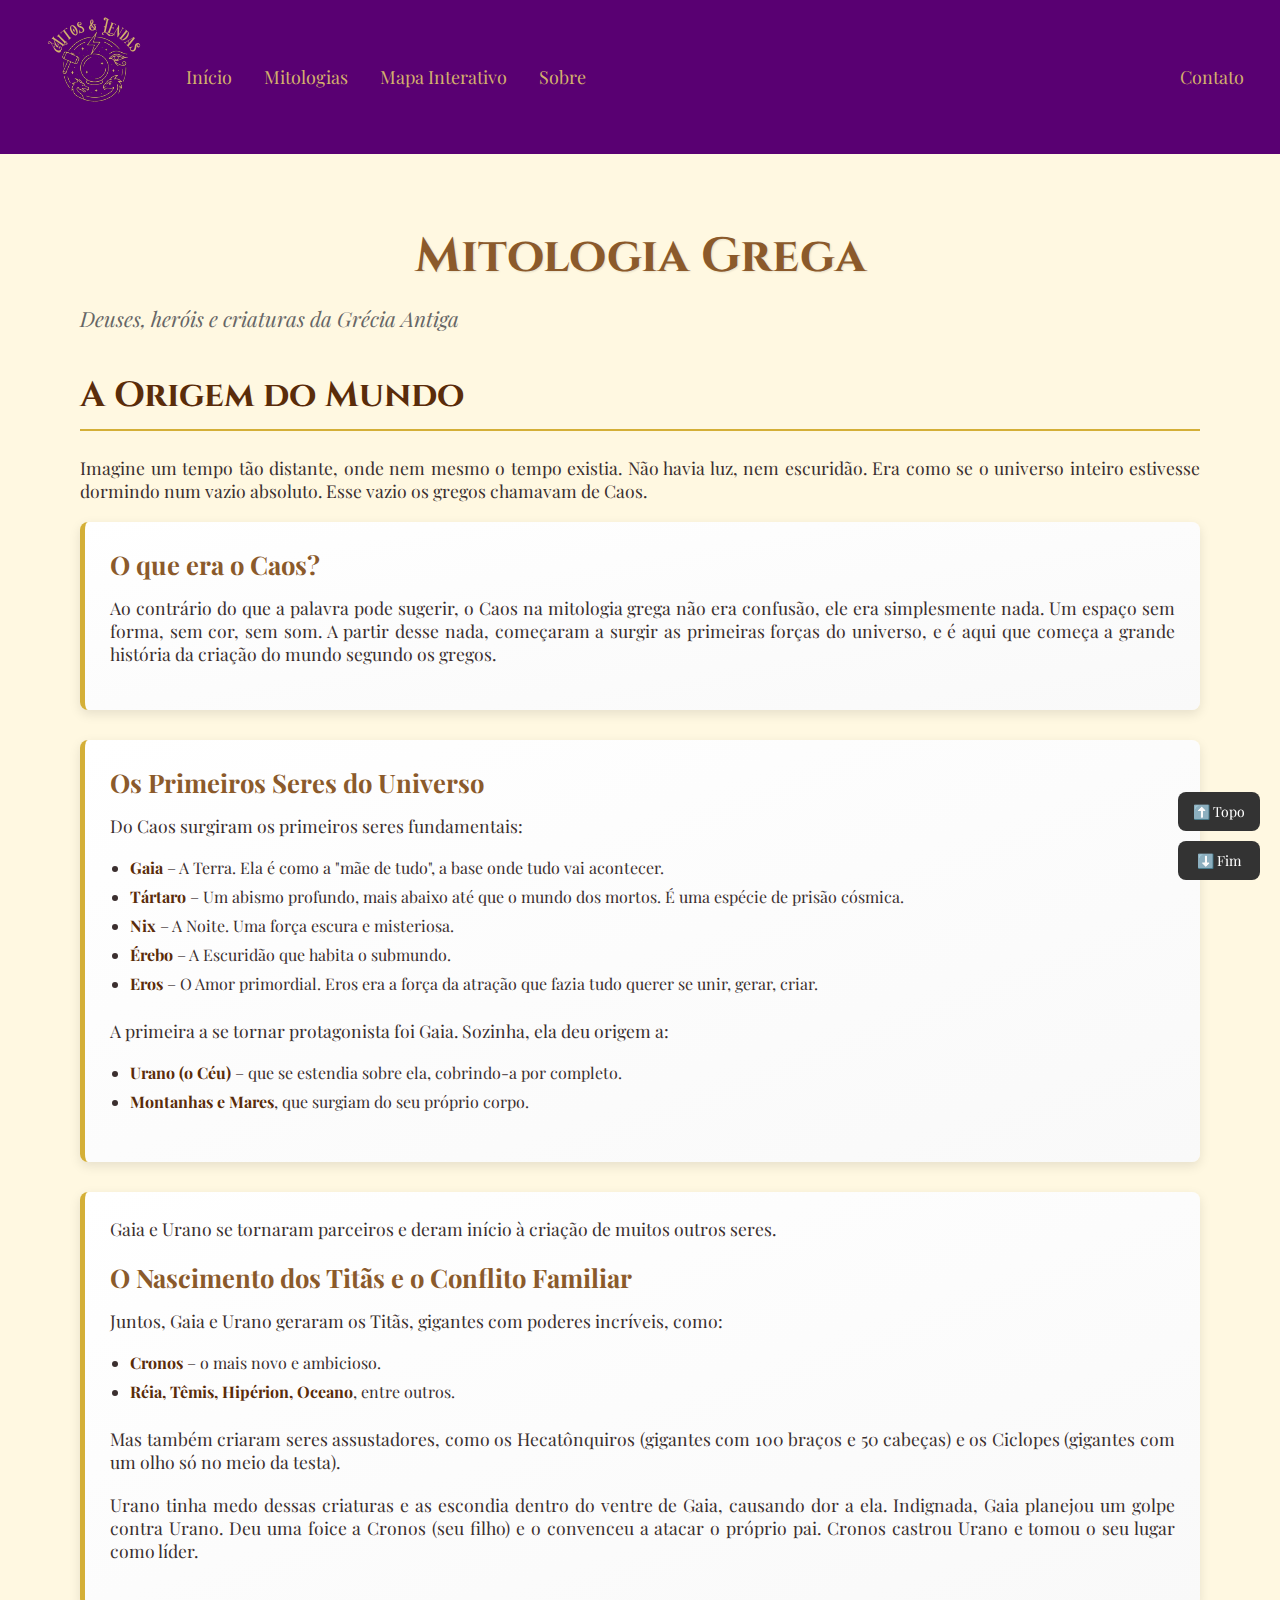
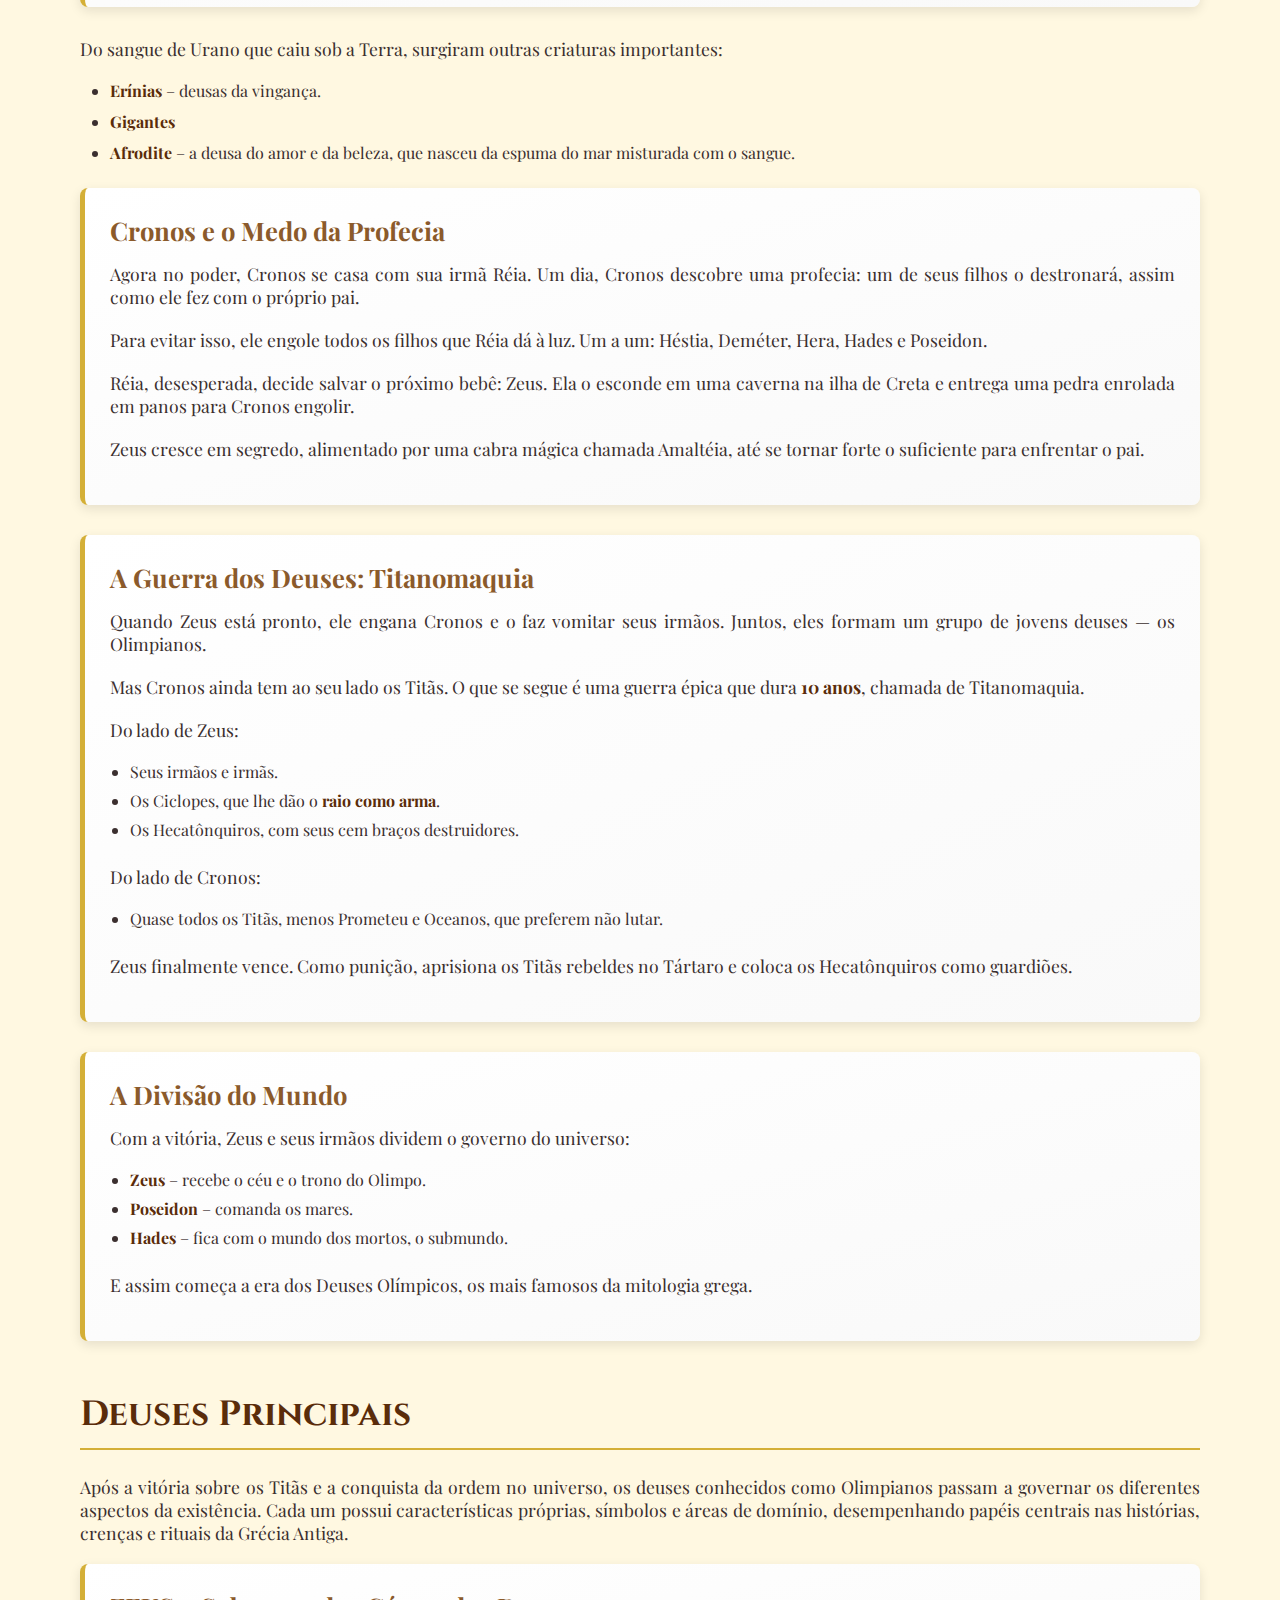
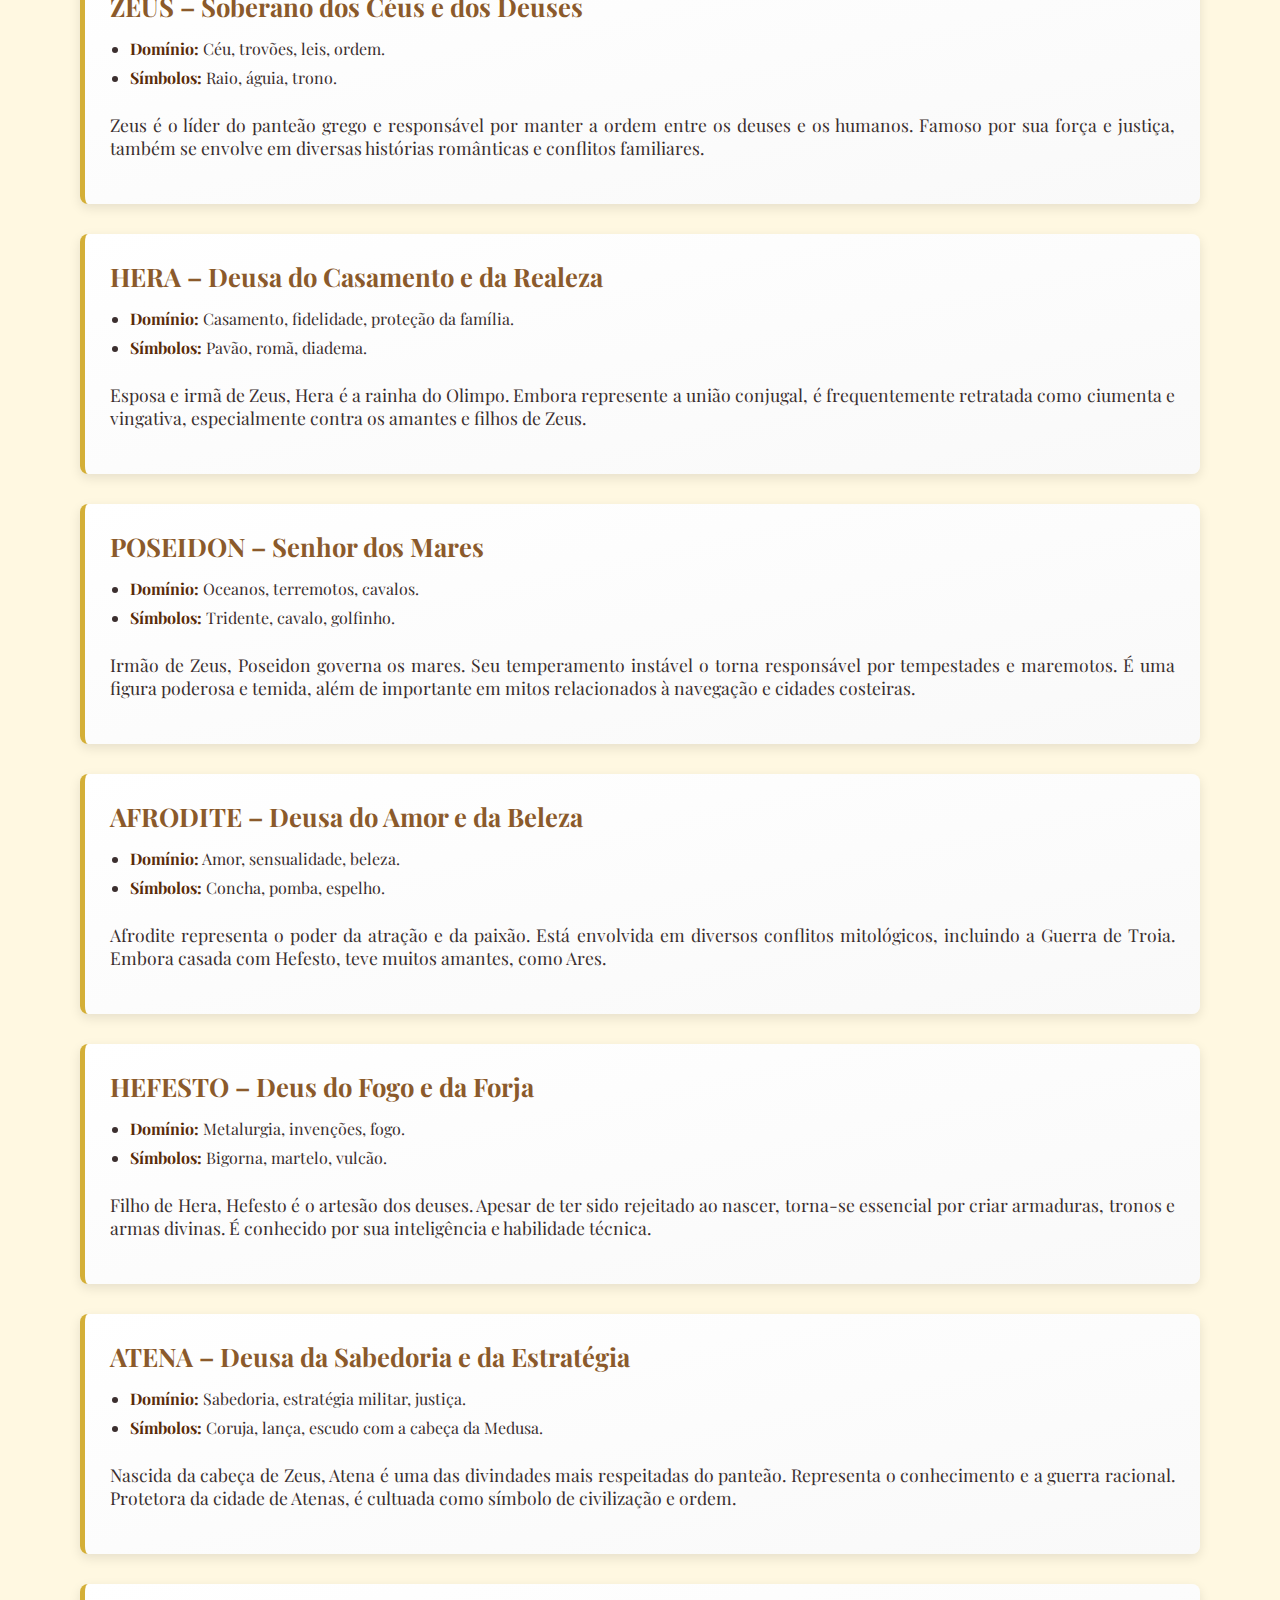
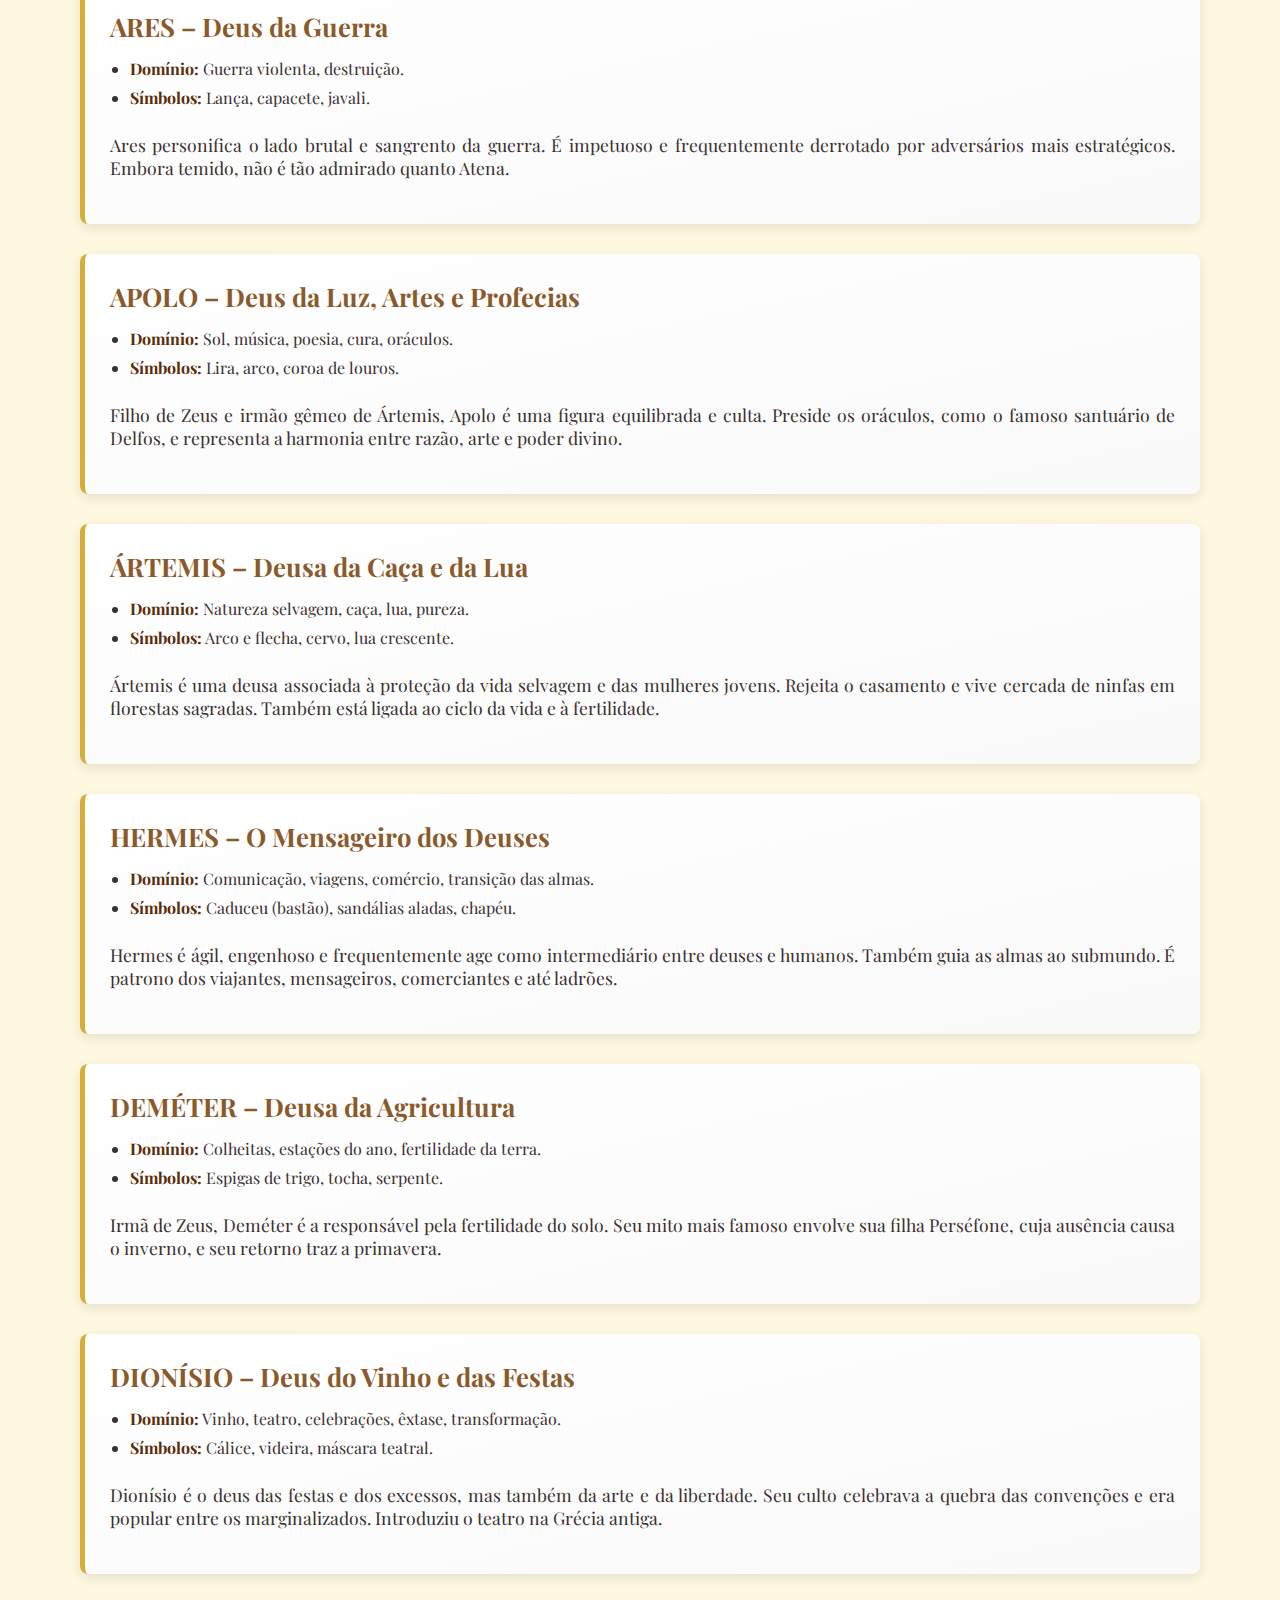
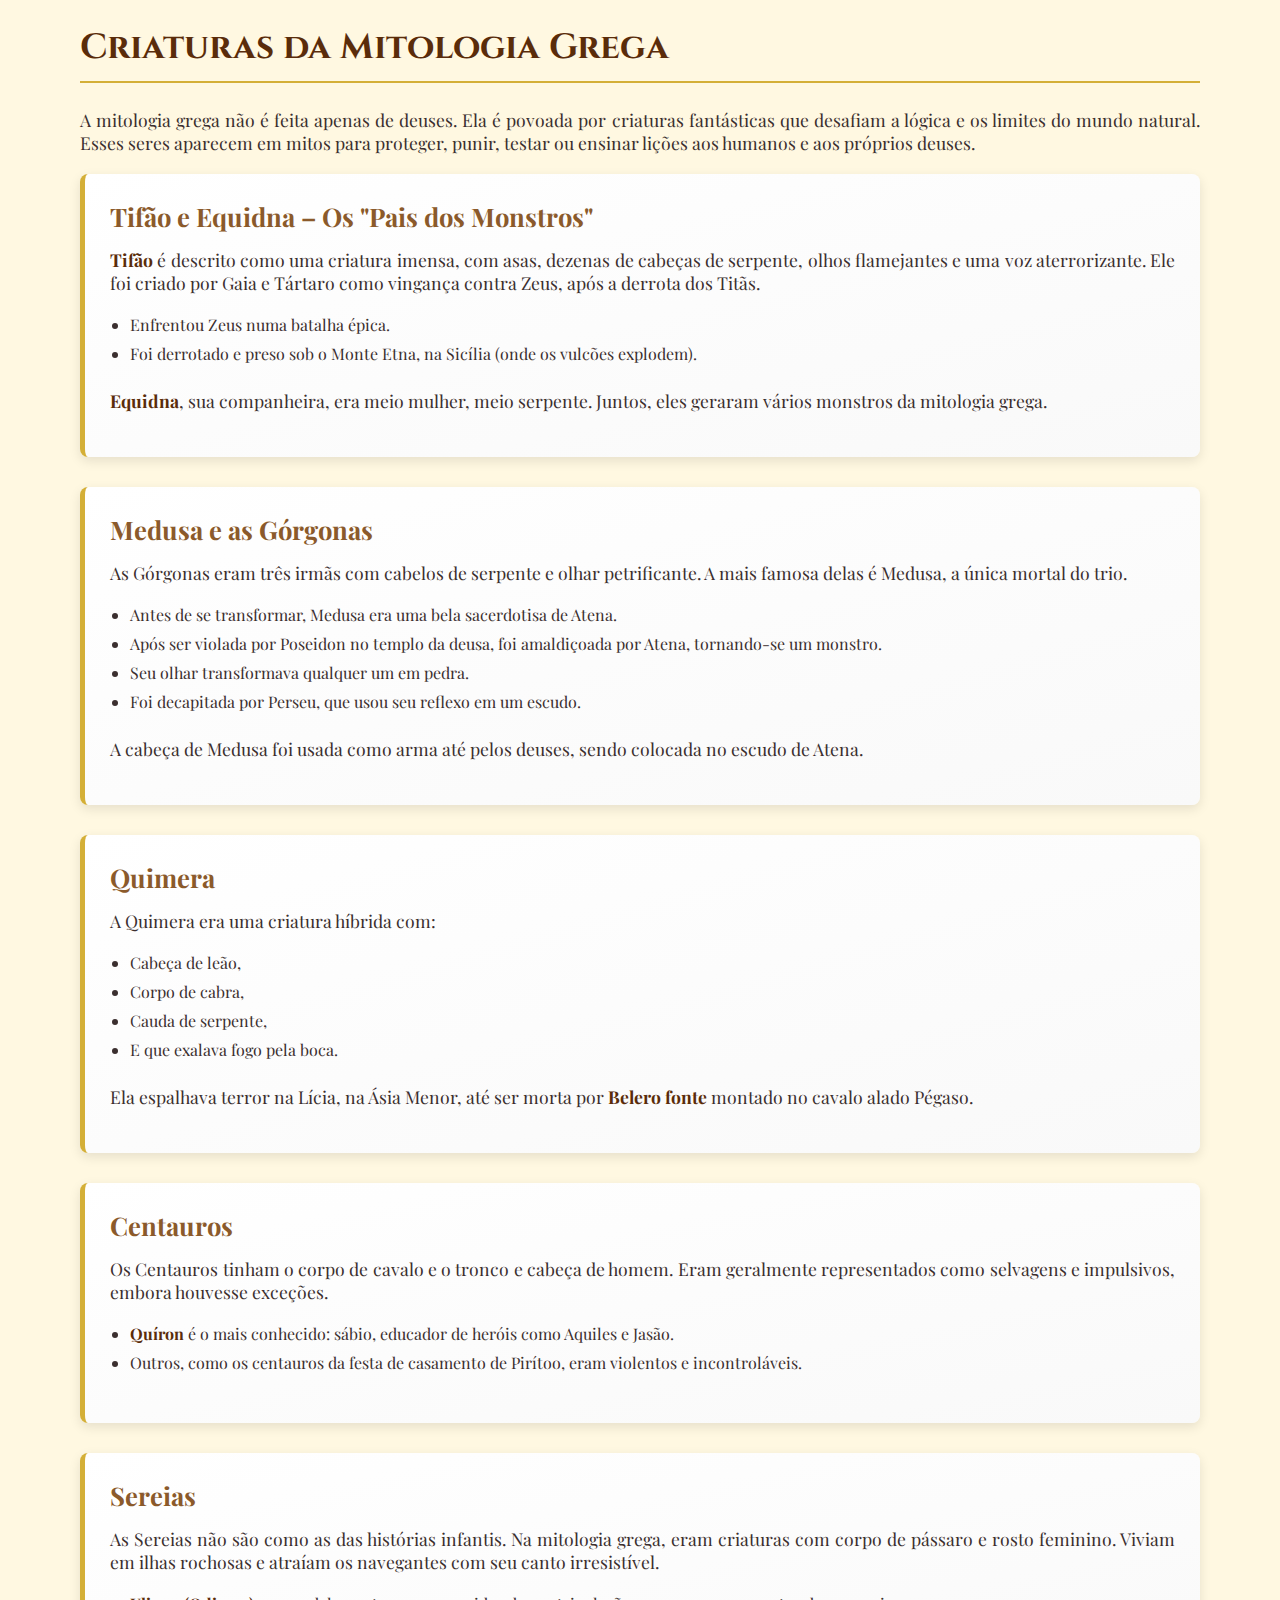
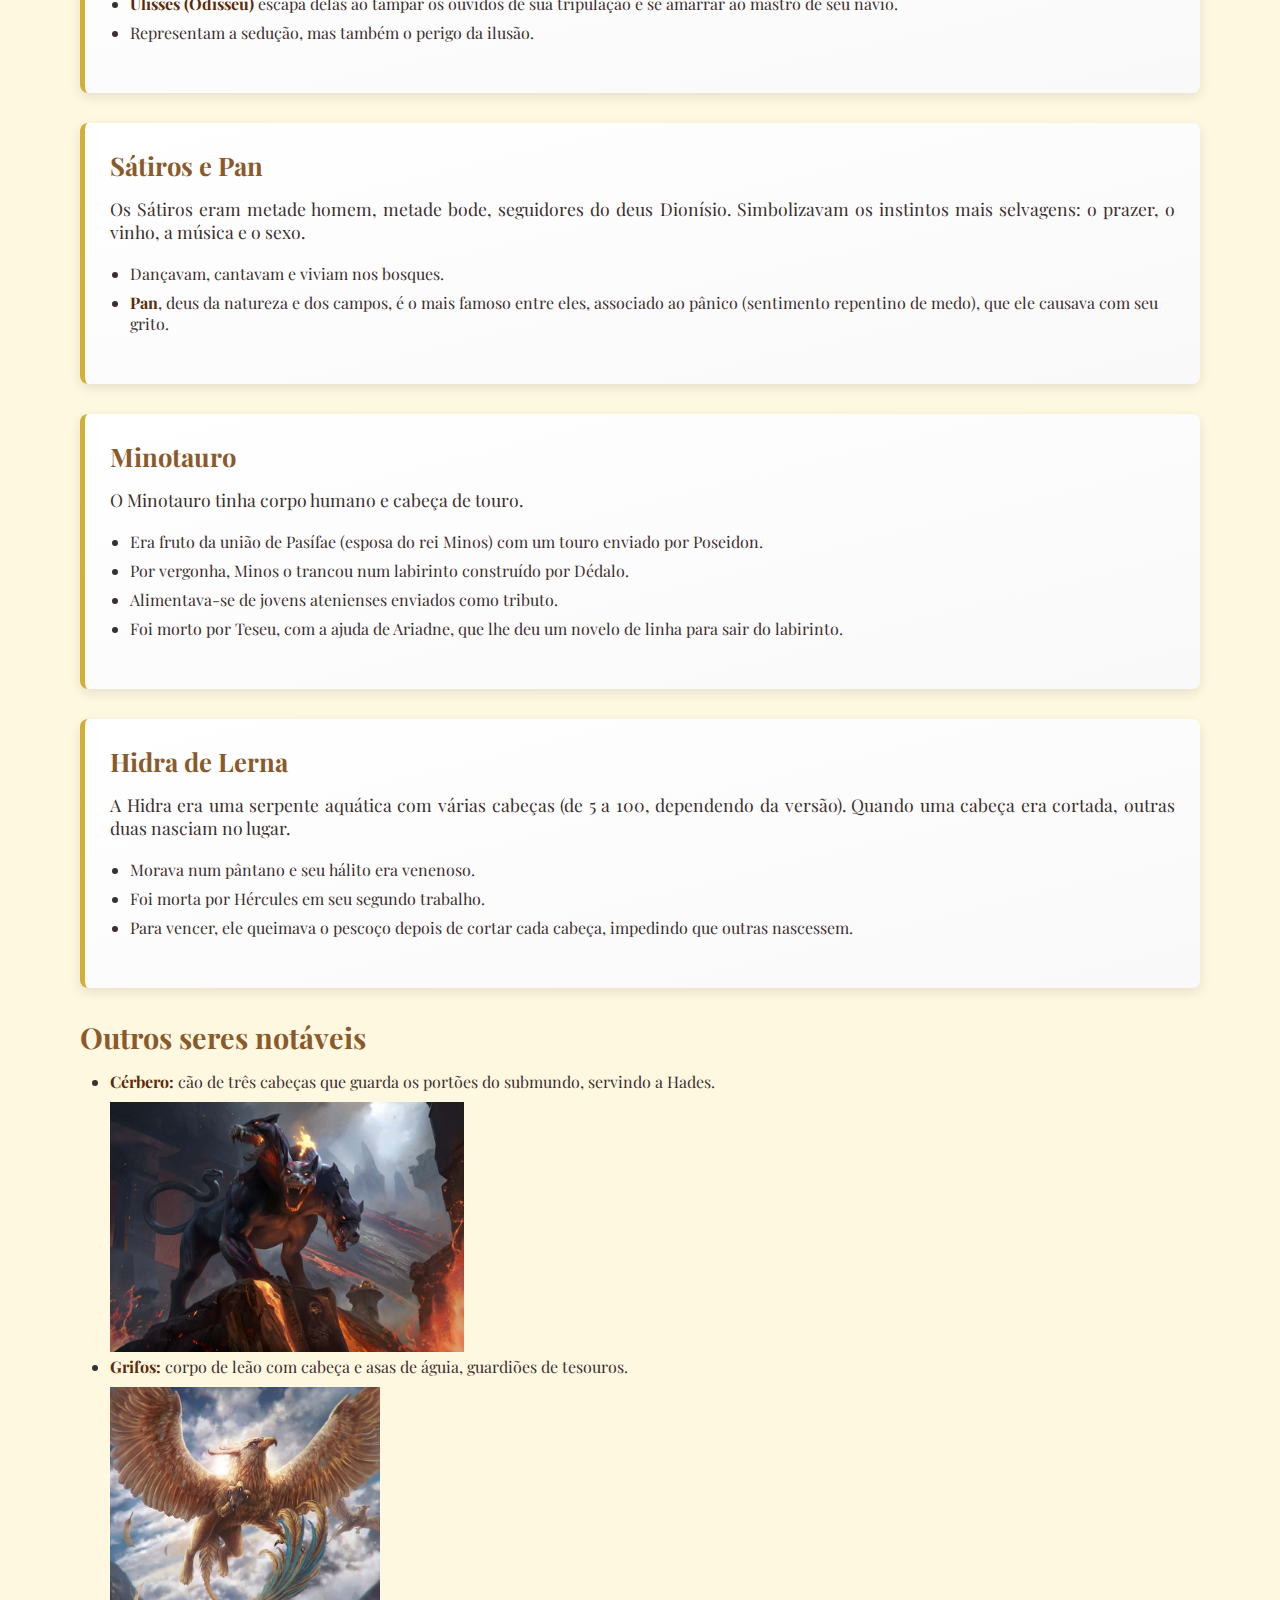
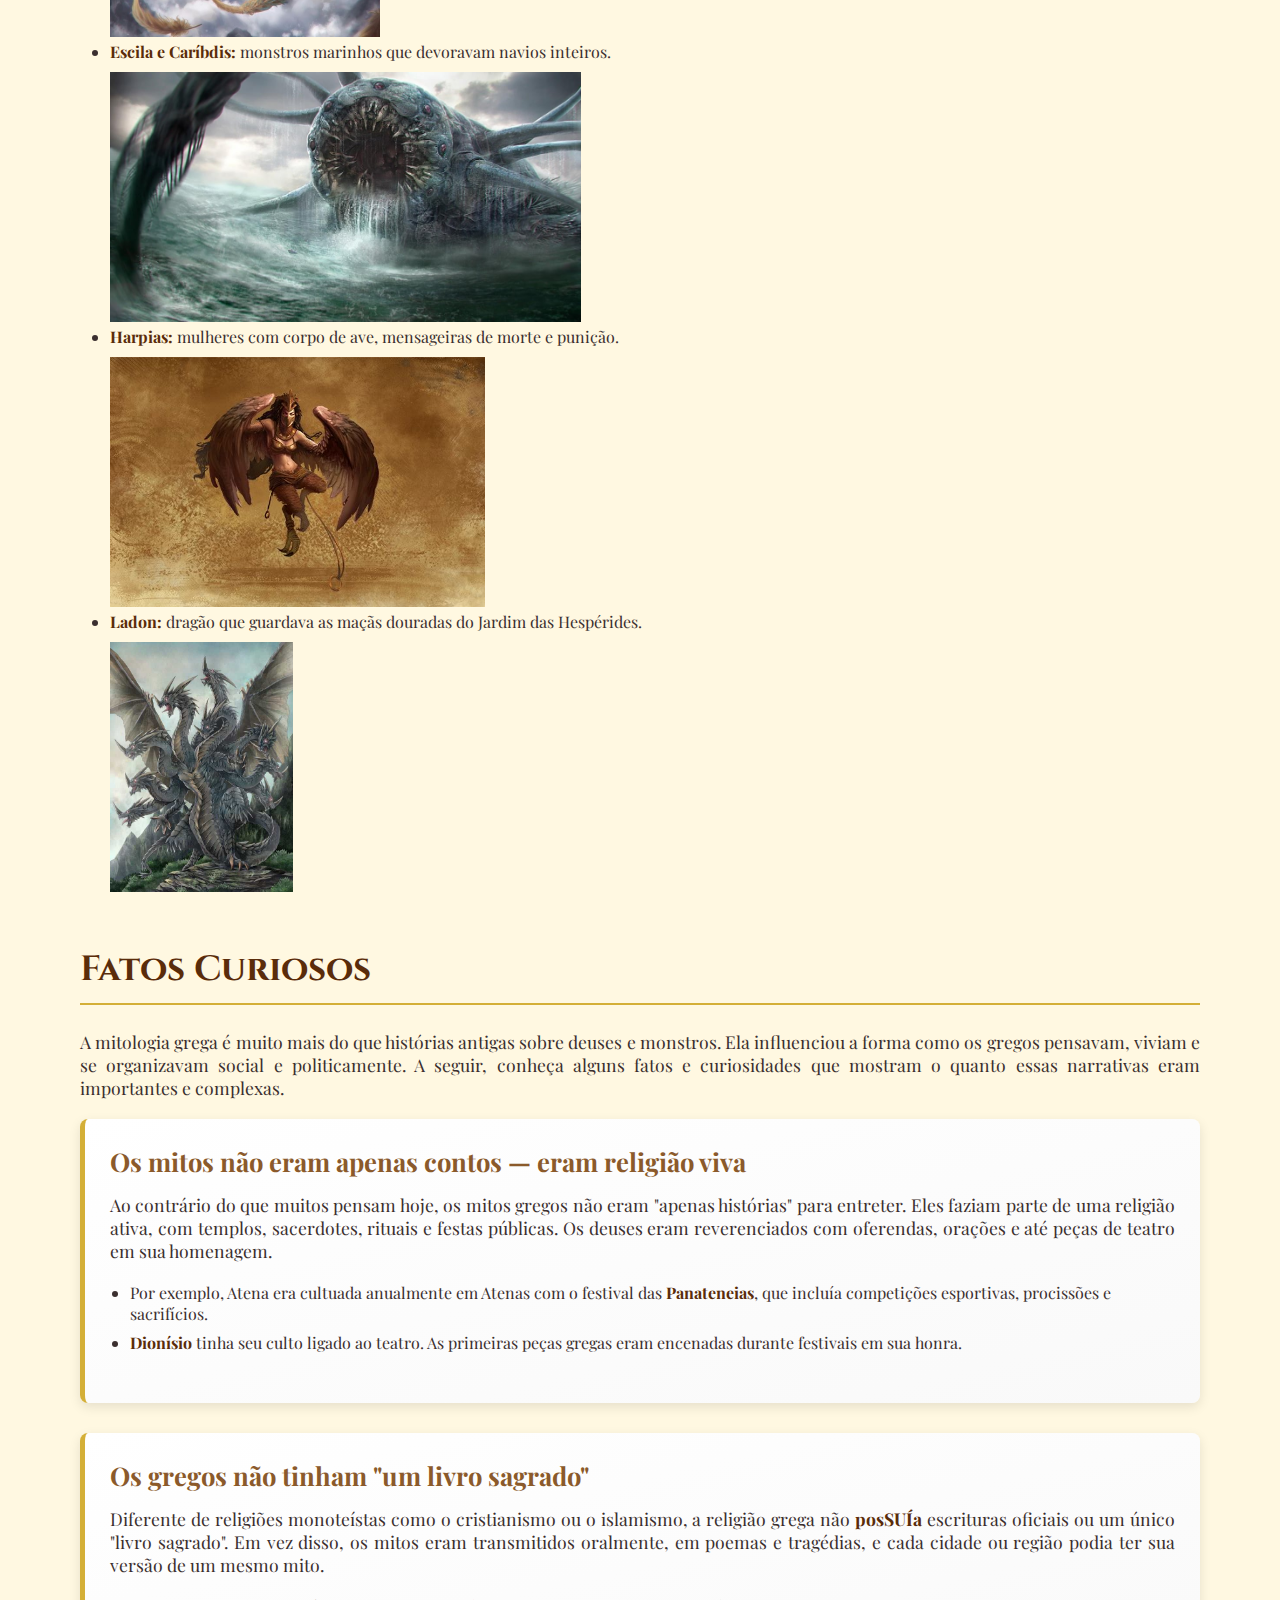
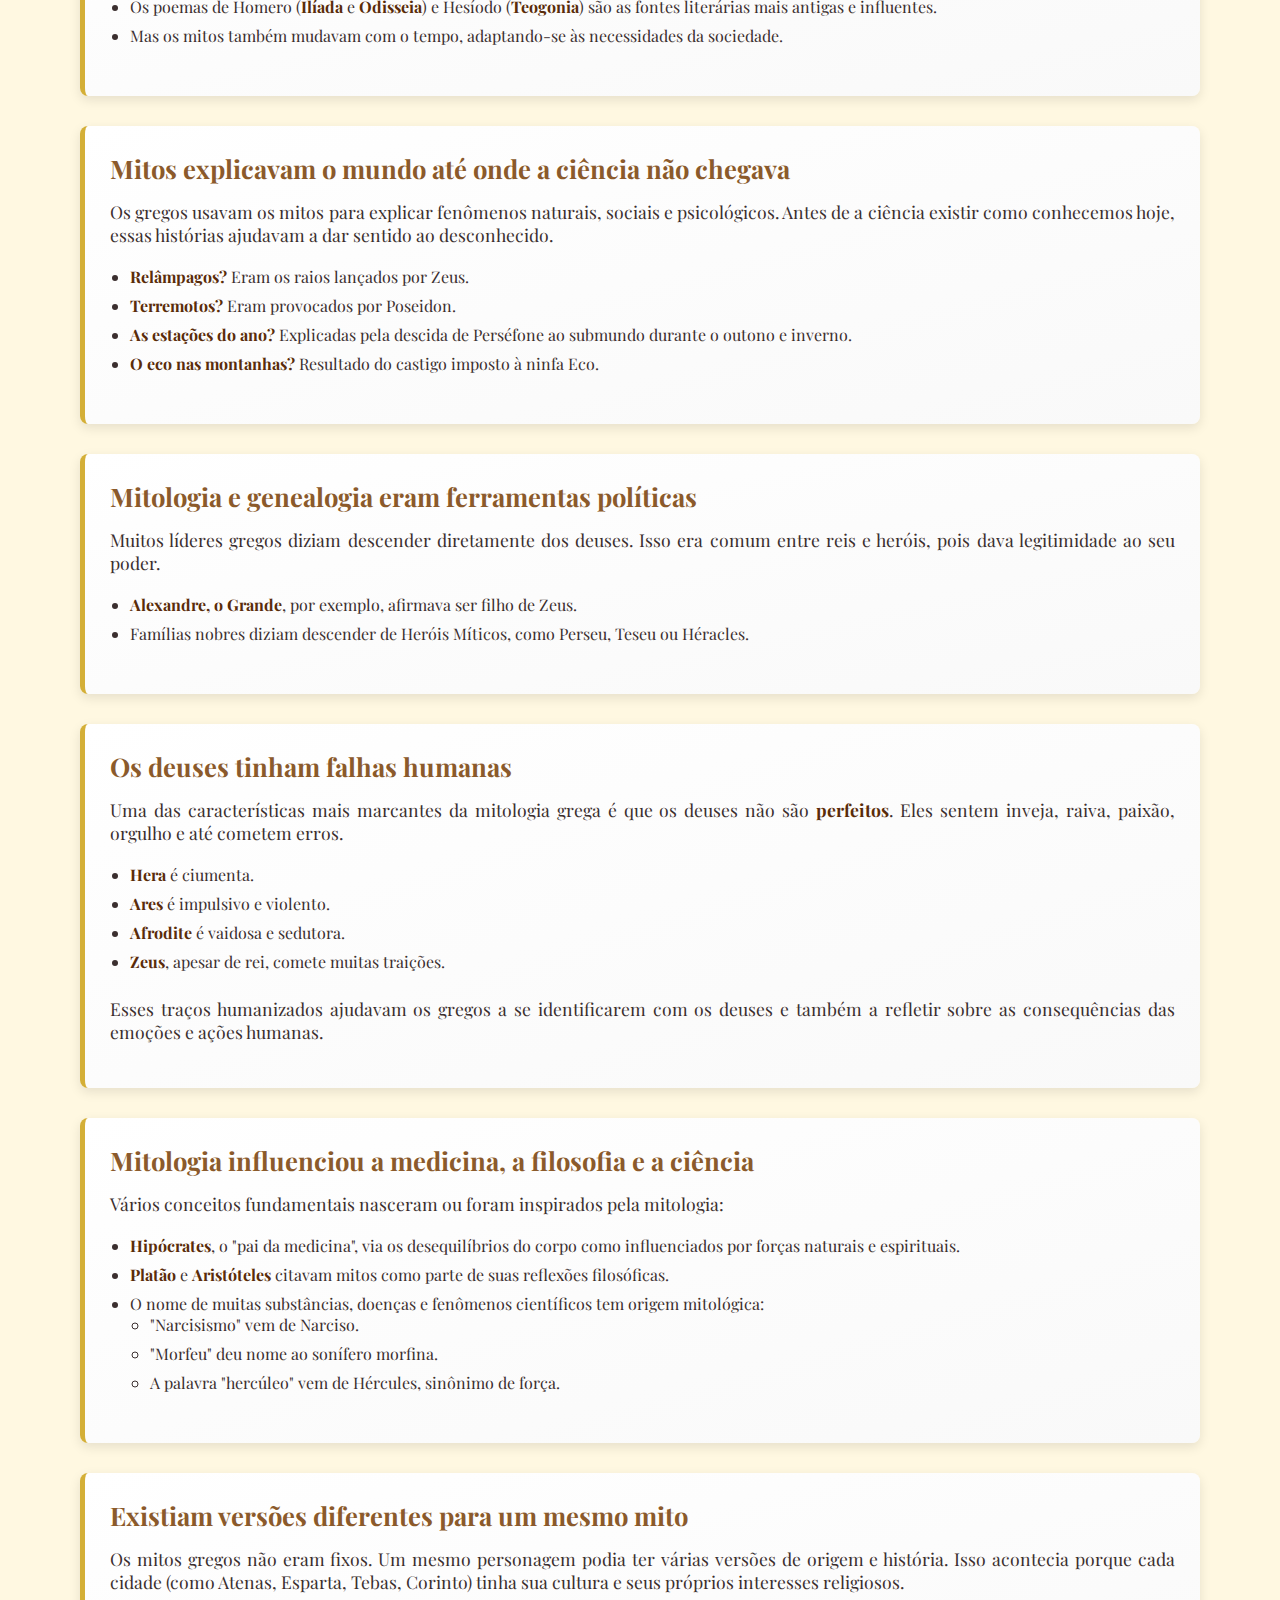
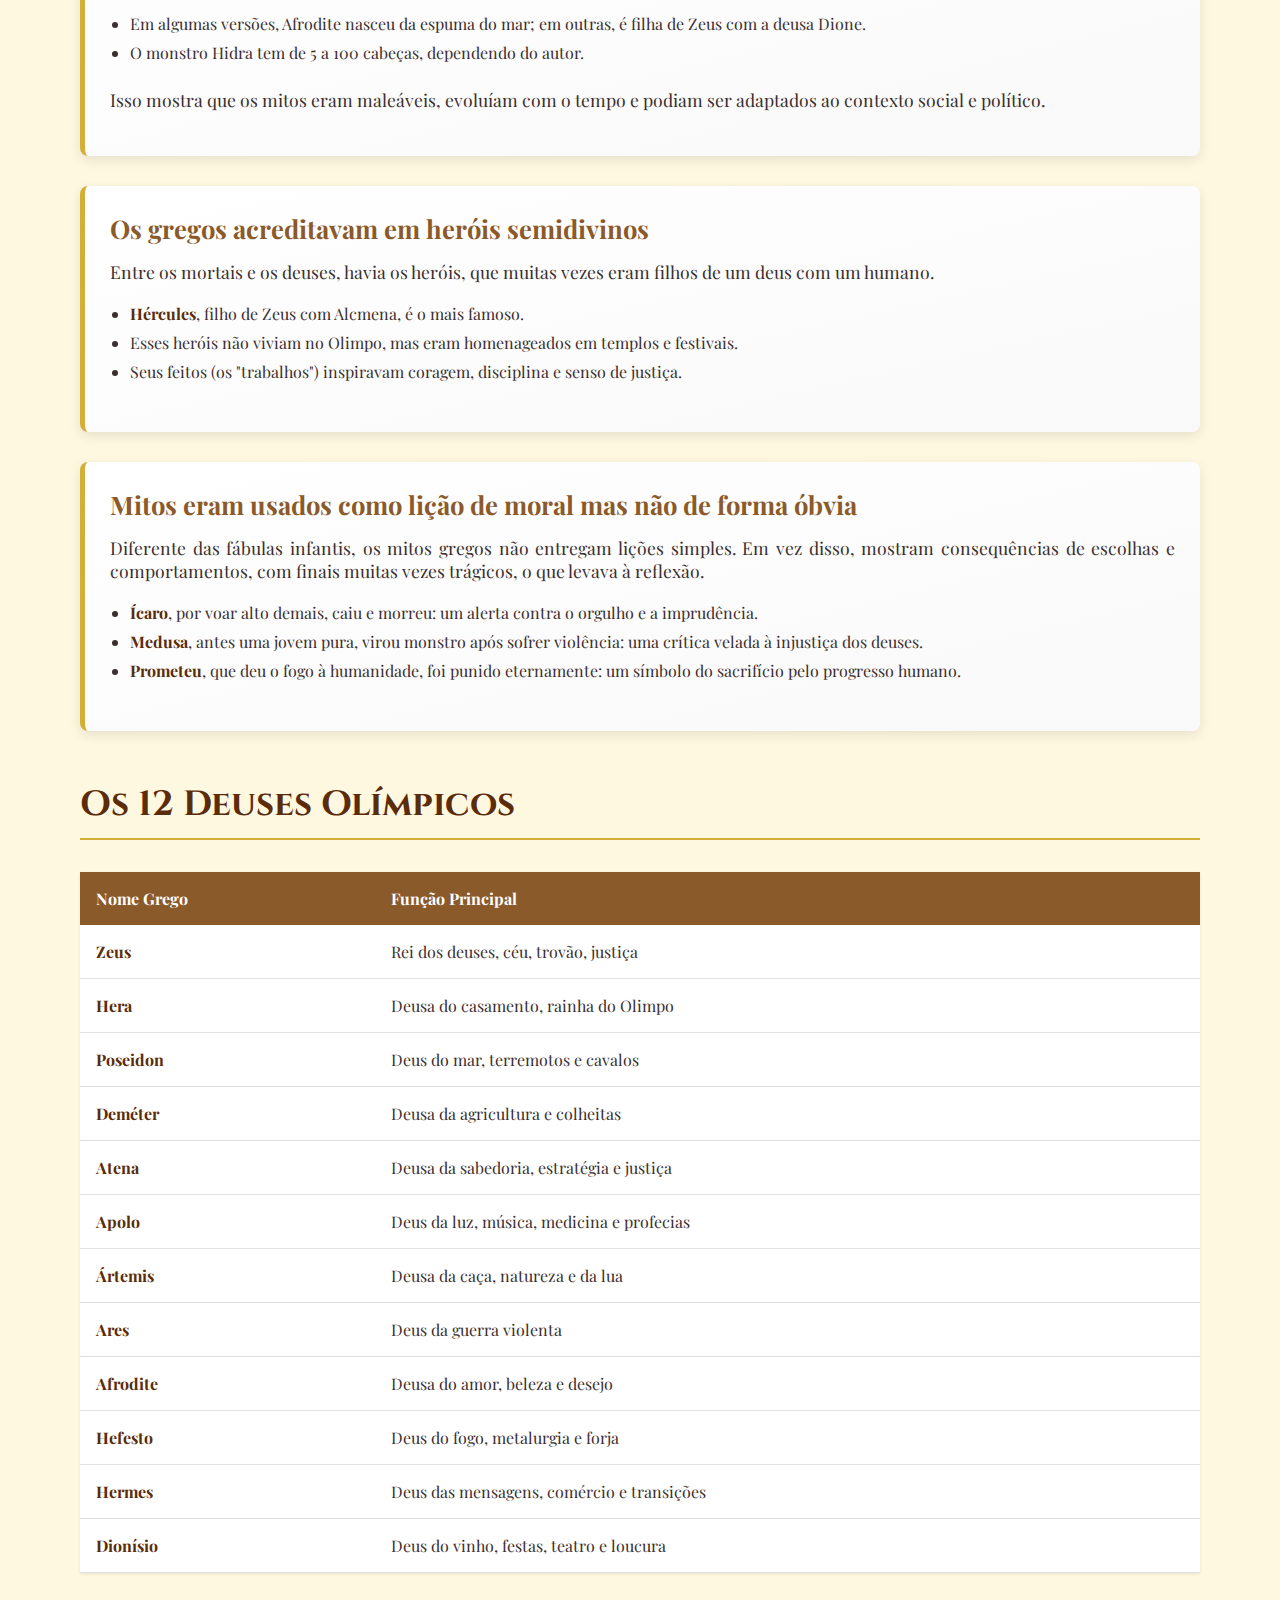
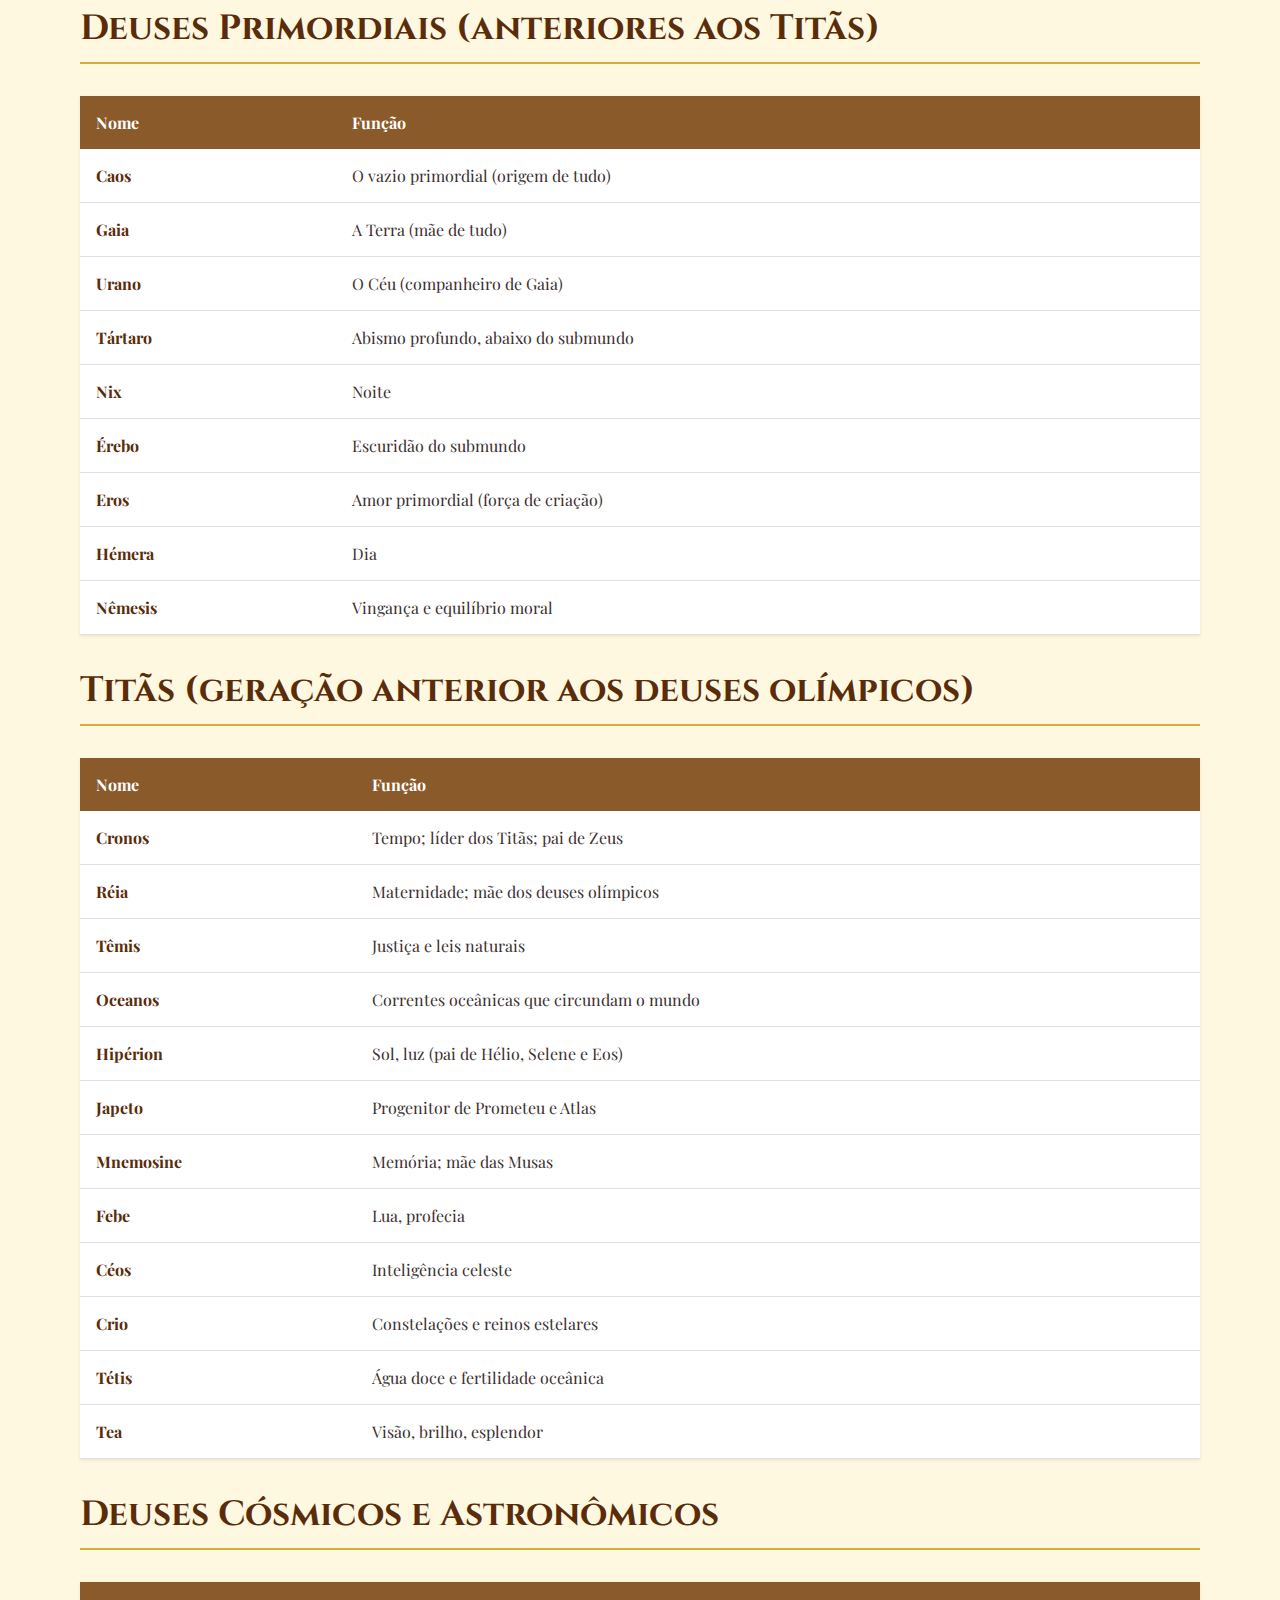
<file: paginas/grega.html>
<!DOCTYPE html>
<html lang="pt-br">

<head>
  <meta charset="UTF-8">
  <meta name="viewport" content="width=device-width, initial-scale=1.0">
  <title>Mitologia Grega</title>
  <link rel="stylesheet" href="../css/navbar.css">
  <link rel="stylesheet" href="../css/mitologias.css">
  <link
    href="https://fonts.googleapis.com/css2?family=Cinzel:wght@400;700&family=Playfair+Display:wght@400;700&family=Roboto:wght@300;400;700&display=swap"
    rel="stylesheet">
</head>

<body>
  <!-- Navbar -->
  <div class="navbar">
    <div class="logo">
      <a href="../index.html"><img src="../images/logos/1.svg" alt="Logo do site"></a>
    </div>
    <a href="../index.html">Início</a>
    <div class="dropdown">
      <button class="dropbtn">Mitologias</button>
      <div class="dropdown-content">
        <a href="egipcia.html">Egípcia</a>
        <a href="grega.html">Grega</a>
        <a href="japonesa.html">Japonesa</a>
        <a href="maia.html">Maia</a>
        <a href="nordica.html">Nórdica</a>
        <a href="romana.html">Romana</a>
      </div>
    </div>
    <a href="mapa.html">Mapa Interativo</a>
    <a href="../paginas/sobre.html">Sobre</a>
    <div class="spacer"></div>
    <a href="contato.html">Contato</a>
  </div>

  <a id="topo"></a>
  <main class="mitologia-content">
    <header class="mitologia-header">
      <h1>Mitologia Grega</h1>
      <p>Deuses, heróis e criaturas da Grécia Antiga</p>
    </header>

    <section id="origem">
      <h2>A Origem do Mundo</h2>
      <p>Imagine um tempo tão distante, onde nem mesmo o tempo existia. Não havia luz, nem escuridão. Era como se o
        universo inteiro estivesse dormindo num vazio absoluto. Esse vazio os gregos chamavam de Caos.</p>

      <div class="curiosity-card">
        <h3>O que era o Caos?</h3>
        <p>Ao contrário do que a palavra pode sugerir, o Caos na mitologia grega não era confusão, ele era simplesmente
          nada. Um espaço sem forma, sem cor, sem som. A partir desse nada, começaram a surgir as primeiras forças do
          universo, e é aqui que começa a grande história da criação do mundo segundo os gregos.</p>
      </div>

      <div class="god-card">
        <h3>Os Primeiros Seres do Universo</h3>
        <p>Do Caos surgiram os primeiros seres fundamentais:</p>
        <ul>
          <li><strong>Gaia</strong> – A Terra. Ela é como a "mãe de tudo", a base onde tudo vai acontecer.</li>
          <li><strong>Tártaro</strong> – Um abismo profundo, mais abaixo até que o mundo dos mortos. É uma espécie de
            prisão cósmica.</li>
          <li><strong>Nix</strong> – A Noite. Uma força escura e misteriosa.</li>
          <li><strong>Érebo</strong> – A Escuridão que habita o submundo.</li>
          <li><strong>Eros</strong> – O Amor primordial. Eros era a força da atração que fazia tudo querer se unir,
            gerar, criar.</li>
        </ul>

        <p>A primeira a se tornar protagonista foi Gaia. Sozinha, ela deu origem a:</p>
        <ul>
          <li><strong>Urano (o Céu)</strong> – que se estendia sobre ela, cobrindo-a por completo.</li>
          <li><strong>Montanhas e Mares</strong>, que surgiam do seu próprio corpo.</li>
        </ul>
      </div>

      <div class="god-card">
        <p>Gaia e Urano se tornaram parceiros e deram início à criação de muitos outros seres.</p>

        <h3>O Nascimento dos Titãs e o Conflito Familiar</h3>
        <p>Juntos, Gaia e Urano geraram os Titãs, gigantes com poderes incríveis, como:</p>
        <ul>
          <li><strong>Cronos</strong> – o mais novo e ambicioso.</li>
          <li><strong>Réia, Têmis, Hipérion, Oceano</strong>, entre outros.</li>
        </ul>

        <p>Mas também criaram seres assustadores, como os Hecatônquiros (gigantes com 100 braços e 50 cabeças) e os
          Ciclopes (gigantes com um olho só no meio da testa).</p>

        <p>Urano tinha medo dessas criaturas e as escondia dentro do ventre de Gaia, causando dor a ela. Indignada, Gaia
          planejou um golpe contra Urano. Deu uma foice a Cronos (seu filho) e o convenceu a atacar o próprio pai.
          Cronos
          castrou Urano e tomou o seu lugar como líder.</p>
      </div>
      <p>Do sangue de Urano que caiu sob a Terra, surgiram outras criaturas importantes:</p>
      <ul>
        <li><strong>Erínias</strong> – deusas da vingança.</li>
        <li><strong>Gigantes</strong></li>
        <li><strong>Afrodite</strong> – a deusa do amor e da beleza, que nasceu da espuma do mar misturada com o sangue.
        </li>
      </ul>


      <div class="god-card">
        <h3>Cronos e o Medo da Profecia</h3>
        <p>Agora no poder, Cronos se casa com sua irmã Réia. Um dia, Cronos descobre uma profecia: um de seus filhos o
          destronará, assim como ele fez com o próprio pai.</p>

        <p>Para evitar isso, ele engole todos os filhos que Réia dá à luz. Um a um: Héstia, Deméter, Hera, Hades e
          Poseidon.</p>

        <p>Réia, desesperada, decide salvar o próximo bebê: Zeus. Ela o esconde em uma caverna na ilha de Creta e
          entrega
          uma pedra enrolada em panos para Cronos engolir.</p>

        <p>Zeus cresce em segredo, alimentado por uma cabra mágica chamada Amaltéia, até se tornar forte o suficiente
          para
          enfrentar o pai.</p>
      </div>


      <div class="god-card">
        <h3>A Guerra dos Deuses: Titanomaquia</h3>
        <p>Quando Zeus está pronto, ele engana Cronos e o faz vomitar seus irmãos. Juntos, eles formam um grupo de
          jovens
          deuses — os Olimpianos.</p>

        <p>Mas Cronos ainda tem ao seu lado os Titãs. O que se segue é uma guerra épica que dura <strong>10
            anos</strong>,
          chamada de Titanomaquia.</p>

        <p>Do lado de Zeus:</p>
        <ul>
          <li>Seus irmãos e irmãs.</li>
          <li>Os Ciclopes, que lhe dão o <strong>raio como arma</strong>.</li>
          <li>Os Hecatônquiros, com seus cem braços destruidores.</li>
        </ul>

        <p>Do lado de Cronos:</p>
        <ul>
          <li>Quase todos os Titãs, menos Prometeu e Oceanos, que preferem não lutar.</li>
        </ul>

        <p>Zeus finalmente vence. Como punição, aprisiona os Titãs rebeldes no Tártaro e coloca os Hecatônquiros como
          guardiões.</p>

      </div>

      <div class="god-card">
        <h3>A Divisão do Mundo</h3>
        <p>Com a vitória, Zeus e seus irmãos dividem o governo do universo:</p>
        <ul>
          <li><strong>Zeus</strong> – recebe o céu e o trono do Olimpo.</li>
          <li><strong>Poseidon</strong> – comanda os mares.</li>
          <li><strong>Hades</strong> – fica com o mundo dos mortos, o submundo.</li>
        </ul>

        <p>E assim começa a era dos Deuses Olímpicos, os mais famosos da mitologia grega.</p>
      </div>
    </section>


    <section id="deuses">
      <h2>Deuses Principais</h2>
      <p>Após a vitória sobre os Titãs e a conquista da ordem no universo, os deuses conhecidos como Olimpianos passam a
        governar os diferentes aspectos da existência. Cada um possui características próprias, símbolos e áreas de
        domínio, desempenhando papéis centrais nas histórias, crenças e rituais da Grécia Antiga.</p>

      <div class="god-card">
        <h3>ZEUS – Soberano dos Céus e dos Deuses</h3>
        <ul>
          <li><strong>Domínio:</strong> Céu, trovões, leis, ordem.</li>
          <li><strong>Símbolos:</strong> Raio, águia, trono.</li>
        </ul>
        <p>Zeus é o líder do panteão grego e responsável por manter a ordem entre os deuses e os humanos. Famoso por sua
          força e justiça, também se envolve em diversas histórias românticas e conflitos familiares.</p>
      </div>

      <div class="god-card">
        <h3>HERA – Deusa do Casamento e da Realeza</h3>
        <ul>
          <li><strong>Domínio:</strong> Casamento, fidelidade, proteção da família.</li>
          <li><strong>Símbolos:</strong> Pavão, romã, diadema.</li>
        </ul>
        <p>Esposa e irmã de Zeus, Hera é a rainha do Olimpo. Embora represente a união conjugal, é frequentemente
          retratada como ciumenta e vingativa, especialmente contra os amantes e filhos de Zeus.</p>
      </div>

      <div class="god-card">
        <h3>POSEIDON – Senhor dos Mares</h3>
        <ul>
          <li><strong>Domínio:</strong> Oceanos, terremotos, cavalos.</li>
          <li><strong>Símbolos:</strong> Tridente, cavalo, golfinho.</li>
        </ul>
        <p>Irmão de Zeus, Poseidon governa os mares. Seu temperamento instável o torna responsável por tempestades e
          maremotos. É uma figura poderosa e temida, além de importante em mitos relacionados à navegação e cidades
          costeiras.</p>
      </div>

      <div class="god-card">
        <h3>AFRODITE – Deusa do Amor e da Beleza</h3>
        <ul>
          <li><strong>Domínio:</strong> Amor, sensualidade, beleza.</li>
          <li><strong>Símbolos:</strong> Concha, pomba, espelho.</li>
        </ul>
        <p>Afrodite representa o poder da atração e da paixão. Está envolvida em diversos conflitos mitológicos,
          incluindo a Guerra de Troia. Embora casada com Hefesto, teve muitos amantes, como Ares.</p>
      </div>

      <div class="god-card">
        <h3>HEFESTO – Deus do Fogo e da Forja</h3>
        <ul>
          <li><strong>Domínio:</strong> Metalurgia, invenções, fogo.</li>
          <li><strong>Símbolos:</strong> Bigorna, martelo, vulcão.</li>
        </ul>
        <p>Filho de Hera, Hefesto é o artesão dos deuses. Apesar de ter sido rejeitado ao nascer, torna-se essencial por
          criar armaduras, tronos e armas divinas. É conhecido por sua inteligência e habilidade técnica.</p>
      </div>

      <div class="god-card">
        <h3>ATENA – Deusa da Sabedoria e da Estratégia</h3>
        <ul>
          <li><strong>Domínio:</strong> Sabedoria, estratégia militar, justiça.</li>
          <li><strong>Símbolos:</strong> Coruja, lança, escudo com a cabeça da Medusa.</li>
        </ul>
        <p>Nascida da cabeça de Zeus, Atena é uma das divindades mais respeitadas do panteão. Representa o conhecimento
          e a guerra racional. Protetora da cidade de Atenas, é cultuada como símbolo de civilização e ordem.</p>
      </div>

      <div class="god-card">
        <h3>ARES – Deus da Guerra</h3>
        <ul>
          <li><strong>Domínio:</strong> Guerra violenta, destruição.</li>
          <li><strong>Símbolos:</strong> Lança, capacete, javali.</li>
        </ul>
        <p>Ares personifica o lado brutal e sangrento da guerra. É impetuoso e frequentemente derrotado por adversários
          mais estratégicos. Embora temido, não é tão admirado quanto Atena.</p>
      </div>

      <div class="god-card">
        <h3>APOLO – Deus da Luz, Artes e Profecias</h3>
        <ul>
          <li><strong>Domínio:</strong> Sol, música, poesia, cura, oráculos.</li>
          <li><strong>Símbolos:</strong> Lira, arco, coroa de louros.</li>
        </ul>
        <p>Filho de Zeus e irmão gêmeo de Ártemis, Apolo é uma figura equilibrada e culta. Preside os oráculos, como o
          famoso santuário de Delfos, e representa a harmonia entre razão, arte e poder divino.</p>
      </div>

      <div class="god-card">
        <h3>ÁRTEMIS – Deusa da Caça e da Lua</h3>
        <ul>
          <li><strong>Domínio:</strong> Natureza selvagem, caça, lua, pureza.</li>
          <li><strong>Símbolos:</strong> Arco e flecha, cervo, lua crescente.</li>
        </ul>
        <p>Ártemis é uma deusa associada à proteção da vida selvagem e das mulheres jovens. Rejeita o casamento e vive
          cercada de ninfas em florestas sagradas. Também está ligada ao ciclo da vida e à fertilidade.</p>
      </div>

      <div class="god-card">
        <h3>HERMES – O Mensageiro dos Deuses</h3>
        <ul>
          <li><strong>Domínio:</strong> Comunicação, viagens, comércio, transição das almas.</li>
          <li><strong>Símbolos:</strong> Caduceu (bastão), sandálias aladas, chapéu.</li>
        </ul>
        <p>Hermes é ágil, engenhoso e frequentemente age como intermediário entre deuses e humanos. Também guia as almas
          ao submundo. É patrono dos viajantes, mensageiros, comerciantes e até ladrões.</p>
      </div>

      <div class="god-card">
        <h3>DEMÉTER – Deusa da Agricultura</h3>
        <ul>
          <li><strong>Domínio:</strong> Colheitas, estações do ano, fertilidade da terra.</li>
          <li><strong>Símbolos:</strong> Espigas de trigo, tocha, serpente.</li>
        </ul>
        <p>Irmã de Zeus, Deméter é a responsável pela fertilidade do solo. Seu mito mais famoso envolve sua filha
          Perséfone, cuja ausência causa o inverno, e seu retorno traz a primavera.</p>
      </div>

      <div class="god-card">
        <h3>DIONÍSIO – Deus do Vinho e das Festas</h3>
        <ul>
          <li><strong>Domínio:</strong> Vinho, teatro, celebrações, êxtase, transformação.</li>
          <li><strong>Símbolos:</strong> Cálice, videira, máscara teatral.</li>
        </ul>
        <p>Dionísio é o deus das festas e dos excessos, mas também da arte e da liberdade. Seu culto celebrava a quebra
          das convenções e era popular entre os marginalizados. Introduziu o teatro na Grécia antiga.</p>
      </div>
    </section>

    <section id="criaturas">
      <h2>Criaturas da Mitologia Grega</h2>
      <p>A mitologia grega não é feita apenas de deuses. Ela é povoada por criaturas fantásticas que desafiam a lógica e
        os limites do mundo natural. Esses seres aparecem em mitos para proteger, punir, testar ou ensinar lições aos
        humanos e aos próprios deuses.</p>

      <div class="creature-card">
        <h3>Tifão e Equidna – Os "Pais dos Monstros"</h3>
        <p><strong>Tifão</strong> é descrito como uma criatura imensa, com asas, dezenas de cabeças de serpente, olhos
          flamejantes e uma voz aterrorizante. Ele foi criado por Gaia e Tártaro como vingança contra Zeus, após a
          derrota dos Titãs.</p>
        <ul>
          <li>Enfrentou Zeus numa batalha épica.</li>
          <li>Foi derrotado e preso sob o Monte Etna, na Sicília (onde os vulcões explodem).</li>
        </ul>
        <p><strong>Equidna</strong>, sua companheira, era meio mulher, meio serpente. Juntos, eles geraram vários
          monstros da mitologia grega.</p>
      </div>

      <div class="creature-card">
        <h3>Medusa e as Górgonas</h3>
        <p>As Górgonas eram três irmãs com cabelos de serpente e olhar petrificante. A mais famosa delas é Medusa, a
          única mortal do trio.</p>
        <ul>
          <li>Antes de se transformar, Medusa era uma bela sacerdotisa de Atena.</li>
          <li>Após ser violada por Poseidon no templo da deusa, foi amaldiçoada por Atena, tornando-se um monstro.</li>
          <li>Seu olhar transformava qualquer um em pedra.</li>
          <li>Foi decapitada por Perseu, que usou seu reflexo em um escudo.</li>
        </ul>
        <p>A cabeça de Medusa foi usada como arma até pelos deuses, sendo colocada no escudo de Atena.</p>
      </div>

      <div class="creature-card">
        <h3>Quimera</h3>
        <p>A Quimera era uma criatura híbrida com:</p>
        <ul>
          <li>Cabeça de leão,</li>
          <li>Corpo de cabra,</li>
          <li>Cauda de serpente,</li>
          <li>E que exalava fogo pela boca.</li>
        </ul>
        <p>Ela espalhava terror na Lícia, na Ásia Menor, até ser morta por <strong>Belero fonte</strong> montado no
          cavalo alado Pégaso.</p>
      </div>

      <div class="creature-card">
        <h3>Centauros</h3>
        <p>Os Centauros tinham o corpo de cavalo e o tronco e cabeça de homem. Eram geralmente representados como
          selvagens e impulsivos, embora houvesse exceções.</p>
        <ul>
          <li><strong>Quíron</strong> é o mais conhecido: sábio, educador de heróis como Aquiles e Jasão.</li>
          <li>Outros, como os centauros da festa de casamento de Pirítoo, eram violentos e incontroláveis.</li>
        </ul>
      </div>

      <div class="creature-card">
        <h3>Sereias</h3>
        <p>As Sereias não são como as das histórias infantis. Na mitologia grega, eram criaturas com corpo de pássaro e
          rosto feminino. Viviam em ilhas rochosas e atraíam os navegantes com seu canto irresistível.</p>
        <ul>
          <li><strong>Ulisses (Odisseu)</strong> escapa delas ao tampar os ouvidos de sua tripulação e se amarrar ao
            mastro de seu navio.</li>
          <li>Representam a sedução, mas também o perigo da ilusão.</li>
        </ul>
      </div>

      <div class="creature-card">
        <h3>Sátiros e Pan</h3>
        <p>Os Sátiros eram metade homem, metade bode, seguidores do deus Dionísio. Simbolizavam os instintos mais
          selvagens: o prazer, o vinho, a música e o sexo.</p>
        <ul>
          <li>Dançavam, cantavam e viviam nos bosques.</li>
          <li><strong>Pan</strong>, deus da natureza e dos campos, é o mais famoso entre eles, associado ao pânico
            (sentimento repentino de medo), que ele causava com seu grito.</li>
        </ul>
      </div>

      <div class="creature-card">
        <h3>Minotauro</h3>
        <p>O Minotauro tinha corpo humano e cabeça de touro.</p>
        <ul>
          <li>Era fruto da união de Pasífae (esposa do rei Minos) com um touro enviado por Poseidon.</li>
          <li>Por vergonha, Minos o trancou num labirinto construído por Dédalo.</li>
          <li>Alimentava-se de jovens atenienses enviados como tributo.</li>
          <li>Foi morto por Teseu, com a ajuda de Ariadne, que lhe deu um novelo de linha para sair do labirinto.</li>
        </ul>
      </div>

      <div class="creature-card">
        <h3>Hidra de Lerna</h3>
        <p>A Hidra era uma serpente aquática com várias cabeças (de 5 a 100, dependendo da versão). Quando uma cabeça
          era cortada, outras duas nasciam no lugar.</p>
        <ul>
          <li>Morava num pântano e seu hálito era venenoso.</li>
          <li>Foi morta por Hércules em seu segundo trabalho.</li>
          <li>Para vencer, ele queimava o pescoço depois de cortar cada cabeça, impedindo que outras nascessem.</li>
        </ul>
      </div>

      <h3>Outros seres notáveis</h3>
      <ul class="other-creatures">
        <li><strong>Cérbero:</strong> cão de três cabeças que guarda os portões do submundo, servindo a Hades.</li>
        <img src="../images/Cérbero.jpg" alt="Cerbero">
        <li><strong>Grifos:</strong> corpo de leão com cabeça e asas de águia, guardiões de tesouros.</li>
        <img src="../images/Grifo.jpg" alt="grifos">
        <li><strong>Escila e Caríbdis:</strong> monstros marinhos que devoravam navios inteiros.</li>
        <img src="../images/Caríbdis.jpg" alt="caribdis">
        <li><strong>Harpias:</strong> mulheres com corpo de ave, mensageiras de morte e punição.</li>
        <img src="../images/Harpia.jpg" alt="harpia">
        <li><strong>Ladon:</strong> dragão que guardava as maçãs douradas do Jardim das Hespérides.</li>
        <img src="../images/Ladon.jpg" alt="ladon">
      </ul>
    </section>

    <section id="curiosidades">
      <h2>Fatos Curiosos</h2>
      <p>A mitologia grega é muito mais do que histórias antigas sobre deuses e monstros. Ela influenciou a forma como
        os gregos pensavam, viviam e se organizavam social e politicamente. A seguir, conheça alguns fatos e
        curiosidades que mostram o quanto essas narrativas eram importantes e complexas.</p>

      <div class="curiosity-card">
        <h3>Os mitos não eram apenas contos — eram religião viva</h3>
        <p>Ao contrário do que muitos pensam hoje, os mitos gregos não eram "apenas histórias" para entreter. Eles
          faziam parte de uma religião ativa, com templos, sacerdotes, rituais e festas públicas. Os deuses eram
          reverenciados com oferendas, orações e até peças de teatro em sua homenagem.</p>
        <ul>
          <li>Por exemplo, Atena era cultuada anualmente em Atenas com o festival das <strong>Panateneias</strong>, que
            incluía competições esportivas, procissões e sacrifícios.</li>
          <li><strong>Dionísio</strong> tinha seu culto ligado ao teatro. As primeiras peças gregas eram encenadas
            durante festivais em sua honra.</li>
        </ul>
      </div>

      <div class="curiosity-card">
        <h3>Os gregos não tinham "um livro sagrado"</h3>
        <p>Diferente de religiões monoteístas como o cristianismo ou o islamismo, a religião grega não
          <strong>posSUÍa</strong> escrituras oficiais ou um único "livro sagrado". Em vez disso, os mitos eram
          transmitidos oralmente, em poemas e tragédias, e cada cidade ou região podia ter sua versão de um mesmo mito.
        </p>
        <ul>
          <li>Os poemas de Homero (<strong>Ilíada</strong> e <strong>Odisseia</strong>) e Hesíodo
            (<strong>Teogonia</strong>) são as fontes literárias mais antigas e influentes.</li>
          <li>Mas os mitos também mudavam com o tempo, adaptando-se às necessidades da sociedade.</li>
        </ul>
      </div>

      <div class="curiosity-card">
        <h3>Mitos explicavam o mundo até onde a ciência não chegava</h3>
        <p>Os gregos usavam os mitos para explicar fenômenos naturais, sociais e psicológicos. Antes de a ciência
          existir como conhecemos hoje, essas histórias ajudavam a dar sentido ao desconhecido.</p>
        <ul>
          <li><strong>Relâmpagos?</strong> Eram os raios lançados por Zeus.</li>
          <li><strong>Terremotos?</strong> Eram provocados por Poseidon.</li>
          <li><strong>As estações do ano?</strong> Explicadas pela descida de Perséfone ao submundo durante o outono e
            inverno.</li>
          <li><strong>O eco nas montanhas?</strong> Resultado do castigo imposto à ninfa Eco.</li>
        </ul>
      </div>

      <div class="curiosity-card">
        <h3>Mitologia e genealogia eram ferramentas políticas</h3>
        <p>Muitos líderes gregos diziam descender diretamente dos deuses. Isso era comum entre reis e heróis, pois dava
          legitimidade ao seu poder.</p>
        <ul>
          <li><strong>Alexandre, o Grande</strong>, por exemplo, afirmava ser filho de Zeus.</li>
          <li>Famílias nobres diziam descender de Heróis Míticos, como Perseu, Teseu ou Héracles.</li>
        </ul>
      </div>

      <div class="curiosity-card">
        <h3>Os deuses tinham falhas humanas</h3>
        <p>Uma das características mais marcantes da mitologia grega é que os deuses não são <strong>perfeitos</strong>.
          Eles sentem inveja, raiva, paixão, orgulho e até cometem erros.</p>
        <ul>
          <li><strong>Hera</strong> é ciumenta.</li>
          <li><strong>Ares</strong> é impulsivo e violento.</li>
          <li><strong>Afrodite</strong> é vaidosa e sedutora.</li>
          <li><strong>Zeus</strong>, apesar de rei, comete muitas traições.</li>
        </ul>
        <p>Esses traços humanizados ajudavam os gregos a se identificarem com os deuses e também a refletir sobre as
          consequências das emoções e ações humanas.</p>
      </div>

      <div class="curiosity-card">
        <h3>Mitologia influenciou a medicina, a filosofia e a ciência</h3>
        <p>Vários conceitos fundamentais nasceram ou foram inspirados pela mitologia:</p>
        <ul>
          <li><strong>Hipócrates</strong>, o "pai da medicina", via os desequilíbrios do corpo como influenciados por
            forças naturais e espirituais.</li>
          <li><strong>Platão</strong> e <strong>Aristóteles</strong> citavam mitos como parte de suas reflexões
            filosóficas.</li>
          <li>O nome de muitas substâncias, doenças e fenômenos científicos tem origem mitológica:
            <ul>
              <li>"Narcisismo" vem de Narciso.</li>
              <li>"Morfeu" deu nome ao sonífero morfina.</li>
              <li>A palavra "hercúleo" vem de Hércules, sinônimo de força.</li>
            </ul>
          </li>
        </ul>
      </div>

      <div class="curiosity-card">
        <h3>Existiam versões diferentes para um mesmo mito</h3>
        <p>Os mitos gregos não eram fixos. Um mesmo personagem podia ter várias versões de origem e história. Isso
          acontecia porque cada cidade (como Atenas, Esparta, Tebas, Corinto) tinha sua cultura e seus próprios
          interesses religiosos.</p>
        <ul>
          <li>Em algumas versões, Afrodite nasceu da espuma do mar; em outras, é filha de Zeus com a deusa Dione.</li>
          <li>O monstro Hidra tem de 5 a 100 cabeças, dependendo do autor.</li>
        </ul>
        <p>Isso mostra que os mitos eram maleáveis, evoluíam com o tempo e podiam ser adaptados ao contexto social e
          político.</p>
      </div>

      <div class="curiosity-card">
        <h3>Os gregos acreditavam em heróis semidivinos</h3>
        <p>Entre os mortais e os deuses, havia os heróis, que muitas vezes eram filhos de um deus com um humano.</p>
        <ul>
          <li><strong>Hércules</strong>, filho de Zeus com Alcmena, é o mais famoso.</li>
          <li>Esses heróis não viviam no Olimpo, mas eram homenageados em templos e festivais.</li>
          <li>Seus feitos (os "trabalhos") inspiravam coragem, disciplina e senso de justiça.</li>
        </ul>
      </div>

      <div class="curiosity-card">
        <h3>Mitos eram usados como lição de moral mas não de forma óbvia</h3>
        <p>Diferente das fábulas infantis, os mitos gregos não entregam lições simples. Em vez disso, mostram
          consequências de escolhas e comportamentos, com finais muitas vezes trágicos, o que levava à reflexão.</p>
        <ul>
          <li><strong>Ícaro</strong>, por voar alto demais, caiu e morreu: um alerta contra o orgulho e a imprudência.
          </li>
          <li><strong>Medusa</strong>, antes uma jovem pura, virou monstro após sofrer violência: uma crítica velada à
            injustiça dos deuses.</li>
          <li><strong>Prometeu</strong>, que deu o fogo à humanidade, foi punido eternamente: um símbolo do sacrifício
            pelo progresso humano.</li>
        </ul>
      </div>
    </section>

    <h2>Os 12 Deuses Olímpicos</h2>
    <table>
      <tr>
        <th>Nome Grego</th>
        <th>Função Principal</th>
      </tr>
      <tr>
        <td><strong>Zeus</strong></td>
        <td>Rei dos deuses, céu, trovão, justiça</td>
      </tr>
      <tr>
        <td><strong>Hera</strong></td>
        <td>Deusa do casamento, rainha do Olimpo</td>
      </tr>
      <tr>
        <td><strong>Poseidon</strong></td>
        <td>Deus do mar, terremotos e cavalos</td>
      </tr>
      <tr>
        <td><strong>Deméter</strong></td>
        <td>Deusa da agricultura e colheitas</td>
      </tr>
      <tr>
        <td><strong>Atena</strong></td>
        <td>Deusa da sabedoria, estratégia e justiça</td>
      </tr>
      <tr>
        <td><strong>Apolo</strong></td>
        <td>Deus da luz, música, medicina e profecias</td>
      </tr>
      <tr>
        <td><strong>Ártemis</strong></td>
        <td>Deusa da caça, natureza e da lua</td>
      </tr>
      <tr>
        <td><strong>Ares</strong></td>
        <td>Deus da guerra violenta</td>
      </tr>
      <tr>
        <td><strong>Afrodite</strong></td>
        <td>Deusa do amor, beleza e desejo</td>
      </tr>
      <tr>
        <td><strong>Hefesto</strong></td>
        <td>Deus do fogo, metalurgia e forja</td>
      </tr>
      <tr>
        <td><strong>Hermes</strong></td>
        <td>Deus das mensagens, comércio e transições</td>
      </tr>
      <tr>
        <td><strong>Dionísio</strong></td>
        <td>Deus do vinho, festas, teatro e loucura</td>
      </tr>
    </table>

    <h2>Deuses Primordiais (anteriores aos Titãs)</h2>
    <table>
      <tr>
        <th>Nome</th>
        <th>Função</th>
      </tr>
      <tr>
        <td><strong>Caos</strong></td>
        <td>O vazio primordial (origem de tudo)</td>
      </tr>
      <tr>
        <td><strong>Gaia</strong></td>
        <td>A Terra (mãe de tudo)</td>
      </tr>
      <tr>
        <td><strong>Urano</strong></td>
        <td>O Céu (companheiro de Gaia)</td>
      </tr>
      <tr>
        <td><strong>Tártaro</strong></td>
        <td>Abismo profundo, abaixo do submundo</td>
      </tr>
      <tr>
        <td><strong>Nix</strong></td>
        <td>Noite</td>
      </tr>
      <tr>
        <td><strong>Érebo</strong></td>
        <td>Escuridão do submundo</td>
      </tr>
      <tr>
        <td><strong>Eros</strong></td>
        <td>Amor primordial (força de criação)</td>
      </tr>
      <tr>
        <td><strong>Hémera</strong></td>
        <td>Dia</td>
      </tr>
      <tr>
        <td><strong>Nêmesis</strong></td>
        <td>Vingança e equilíbrio moral</td>
      </tr>
    </table>

    <h2>Titãs (geração anterior aos deuses olímpicos)</h2>
    <table>
      <tr>
        <th>Nome</th>
        <th>Função</th>
      </tr>
      <tr>
        <td><strong>Cronos</strong></td>
        <td>Tempo; líder dos Titãs; pai de Zeus</td>
      </tr>
      <tr>
        <td><strong>Réia</strong></td>
        <td>Maternidade; mãe dos deuses olímpicos</td>
      </tr>
      <tr>
        <td><strong>Têmis</strong></td>
        <td>Justiça e leis naturais</td>
      </tr>
      <tr>
        <td><strong>Oceanos</strong></td>
        <td>Correntes oceânicas que circundam o mundo</td>
      </tr>
      <tr>
        <td><strong>Hipérion</strong></td>
        <td>Sol, luz (pai de Hélio, Selene e Eos)</td>
      </tr>
      <tr>
        <td><strong>Japeto</strong></td>
        <td>Progenitor de Prometeu e Atlas</td>
      </tr>
      <tr>
        <td><strong>Mnemosine</strong></td>
        <td>Memória; mãe das Musas</td>
      </tr>
      <tr>
        <td><strong>Febe</strong></td>
        <td>Lua, profecia</td>
      </tr>
      <tr>
        <td><strong>Céos</strong></td>
        <td>Inteligência celeste</td>
      </tr>
      <tr>
        <td><strong>Crio</strong></td>
        <td>Constelações e reinos estelares</td>
      </tr>
      <tr>
        <td><strong>Tétis</strong></td>
        <td>Água doce e fertilidade oceânica</td>
      </tr>
      <tr>
        <td><strong>Tea</strong></td>
        <td>Visão, brilho, esplendor</td>
      </tr>
    </table>

    <h2>Deuses Cósmicos e Astronômicos</h2>
    <table>
      <tr>
        <th>Nome</th>
        <th>Função</th>
      </tr>
      <tr>
        <td><strong>Hélio</strong></td>
        <td>Deus do Sol (anterior a Apolo)</td>
      </tr>
      <tr>
        <td><strong>Selene</strong></td>
        <td>Deusa da Lua (anterior a Ártemis)</td>
      </tr>
      <tr>
        <td><strong>Eos</strong></td>
        <td>Deusa da alvorada (aurora)</td>
      </tr>
      <tr>
        <td><strong>Ananque</strong></td>
        <td>Destino inevitável, necessidade</td>
      </tr>
      <tr>
        <td><strong>Crono (Chronos)</strong></td>
        <td>Tempo eterno (diferente de Cronos, o Titã)</td>
      </tr>
    </table>

    <h2>Deuses do Submundo</h2>
    <table>
      <tr>
        <th>Nome</th>
        <th>Função</th>
      </tr>
      <tr>
        <td><strong>Hades</strong></td>
        <td>Deus dos mortos e do submundo</td>
      </tr>
      <tr>
        <td><strong>Perséfone</strong></td>
        <td>Rainha do submundo e da fertilidade</td>
      </tr>
      <tr>
        <td><strong>Tânato</strong></td>
        <td>Personificação da morte não violenta</td>
      </tr>
      <tr>
        <td><strong>Hipnos</strong></td>
        <td>Deus do sono</td>
      </tr>
      <tr>
        <td><strong>Morfeu</strong></td>
        <td>Deus dos sonhos</td>
      </tr>
      <tr>
        <td><strong>Hécate</strong></td>
        <td>Deusa da magia, bruxaria e encruzilhadas</td>
      </tr>
      <tr>
        <td><strong>Cérbero</strong></td>
        <td>Cão guardião do submundo (três cabeças)</td>
      </tr>
    </table>

    <h2>Deuses Menores e Personificações</h2>
    <table>
      <tr>
        <th>Nome</th>
        <th>Função</th>
      </tr>
      <tr>
        <td><strong>Eros</strong></td>
        <td>Deus do desejo e da paixão (filho de Afrodite)</td>
      </tr>
      <tr>
        <td><strong>Héracles</strong></td>
        <td>Semideus divinizado, símbolo de força</td>
      </tr>
      <tr>
        <td><strong>Íris</strong></td>
        <td>Deusa do arco-íris e mensageira dos deuses</td>
      </tr>
      <tr>
        <td><strong>Nêmesis</strong></td>
        <td>Vingança e justiça divina</td>
      </tr>
      <tr>
        <td><strong>Nice</strong></td>
        <td>Deusa da vitória</td>
      </tr>
      <tr>
        <td><strong>Pietas</strong></td>
        <td>Piedade e dever moral (mais usada pelos romanos)</td>
      </tr>
      <tr>
        <td><strong>Pan</strong></td>
        <td>Deus dos pastores, bosques e pânico</td>
      </tr>
    </table>

    <h2>As 9 Musas (filhas de Zeus e Mnemosine)</h2>
    <table>
      <tr>
        <th>Musa</th>
        <th>Domínio artístico</th>
      </tr>
      <tr>
        <td><strong>Calíope</strong></td>
        <td>Poesia épica</td>
      </tr>
      <tr>
        <td><strong>Clio</strong></td>
        <td>História</td>
      </tr>
      <tr>
        <td><strong>Érato</strong></td>
        <td>Poesia lírica e amorosa</td>
      </tr>
      <tr>
        <td><strong>Euterpe</strong></td>
        <td>Música e poesia</td>
      </tr>
      <tr>
        <td><strong>Melpômene</strong></td>
        <td>Tragédia</td>
      </tr>
      <tr>
        <td><strong>Polímnia</strong></td>
        <td>Hinos sagrados</td>
      </tr>
      <tr>
        <td><strong>Tália</strong></td>
        <td>Comédia</td>
      </tr>
      <tr>
        <td><strong>Terpsicore</strong></td>
        <td>Dança</td>
      </tr>
      <tr>
        <td><strong>Urânia</strong></td>
        <td>Astronomia</td>
      </tr>
    </table>

  </main>

  <a id="fim"></a>

  <div class="botoes">
    <a href="#topo" class="botao">⬆️ Topo</a>
    <a href="#fim" class="botao">⬇️ Fim</a>
  </div>


  <footer>
    &copy; 2025 IFSP. Todos os direitos reservados. Ana Luiza & Gabrielle
  </footer>
</body>

</html>
</file>
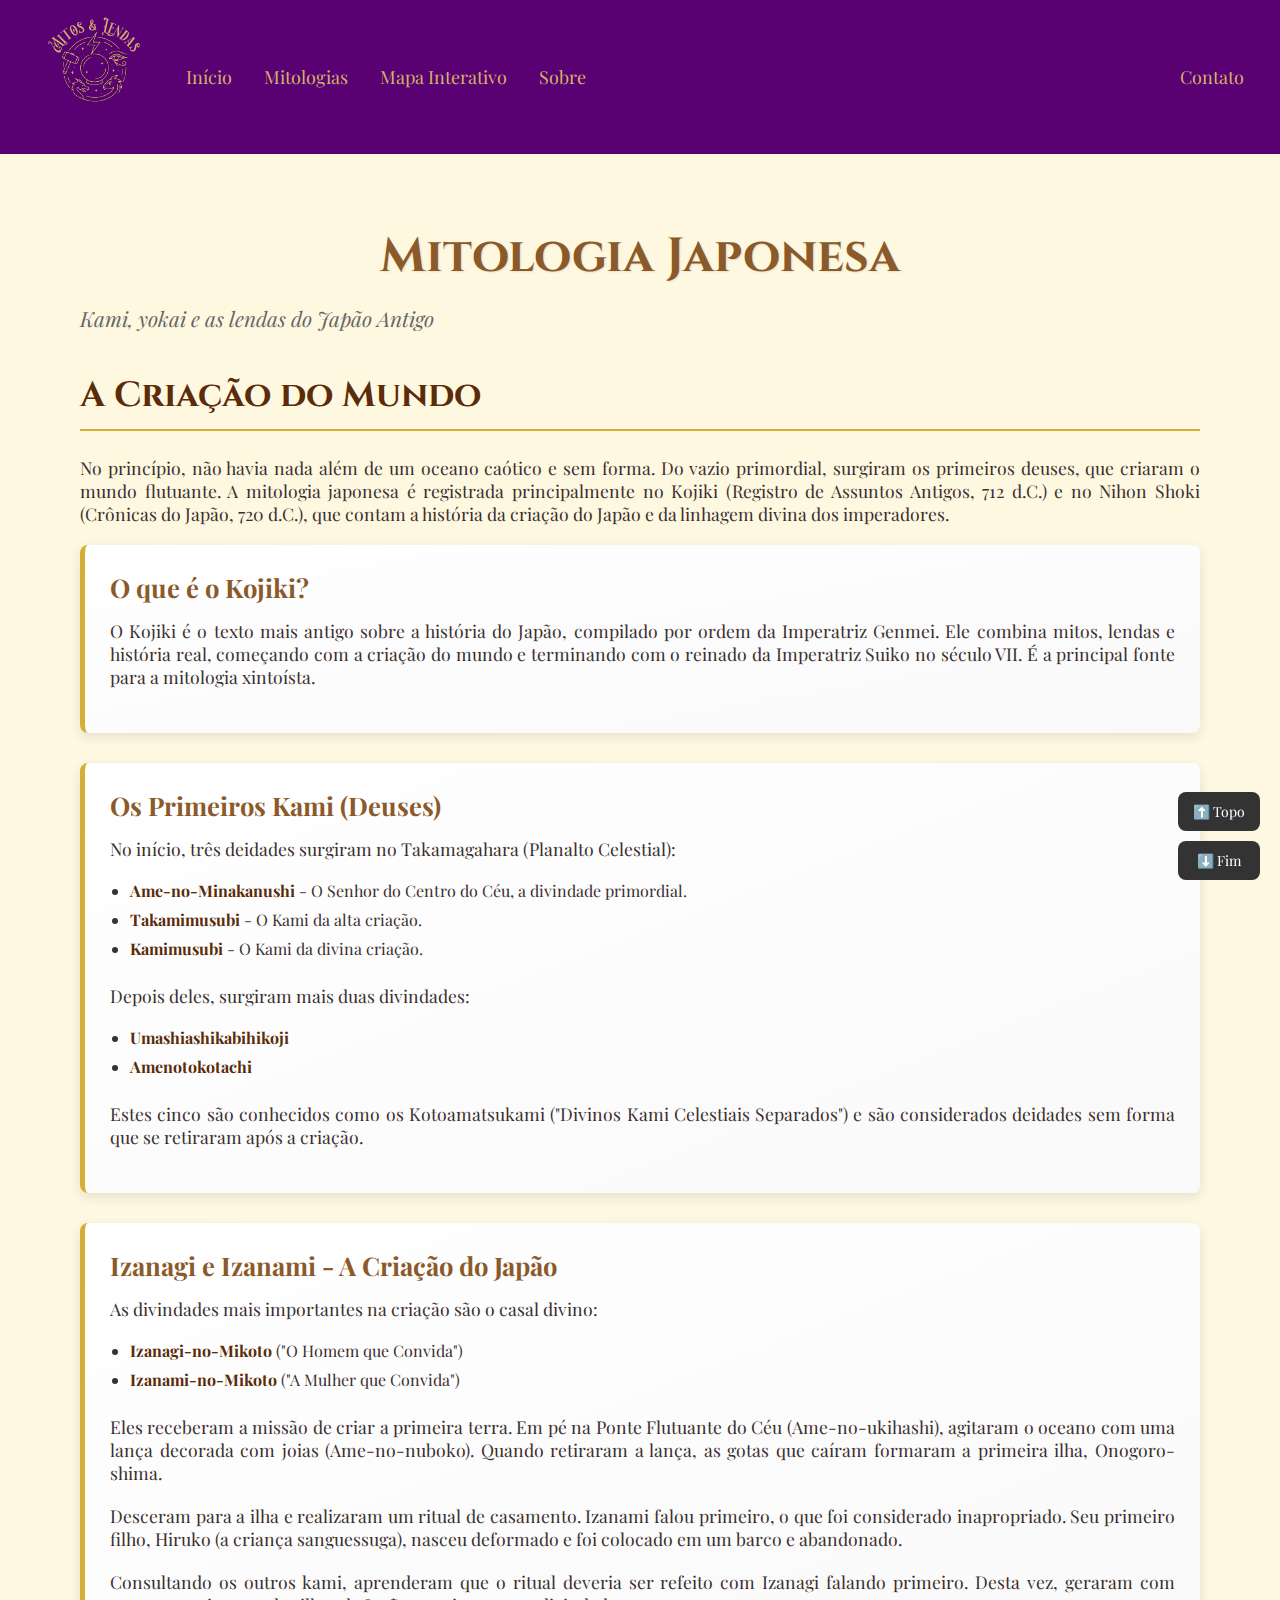
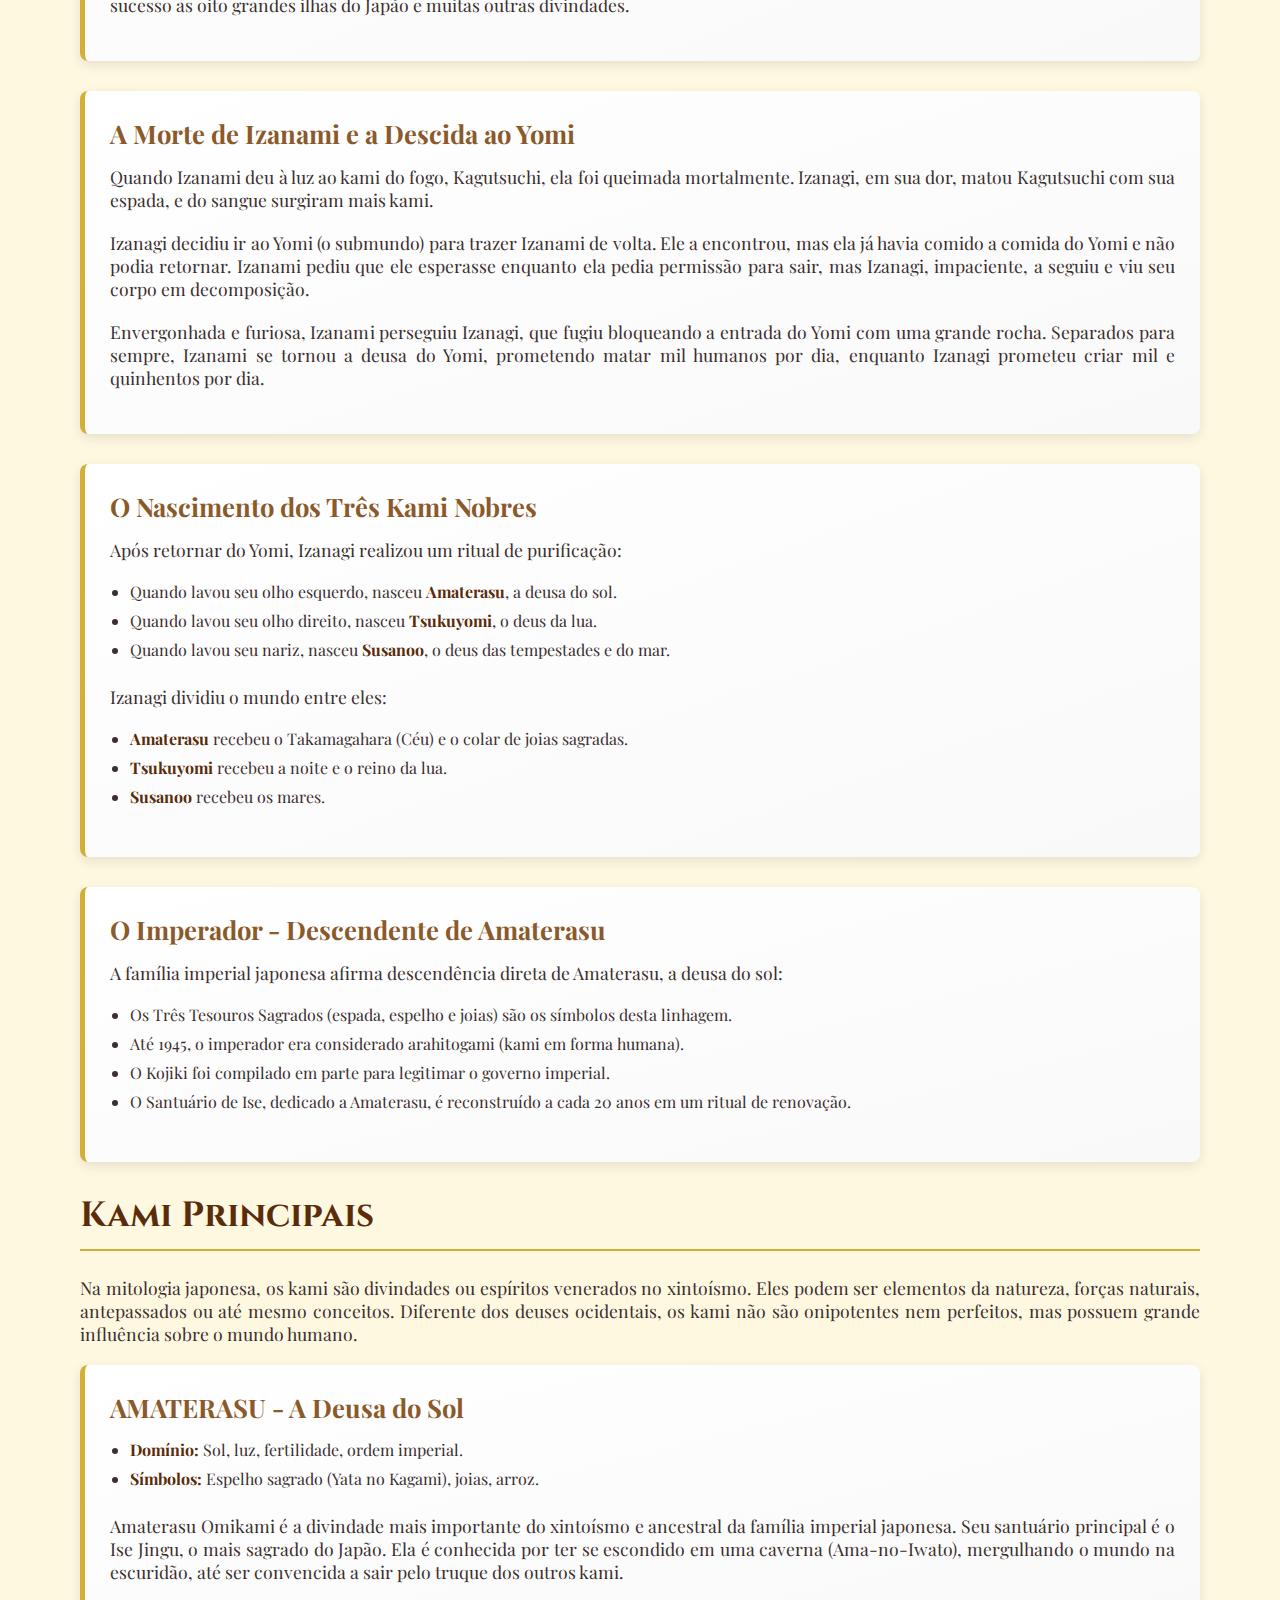
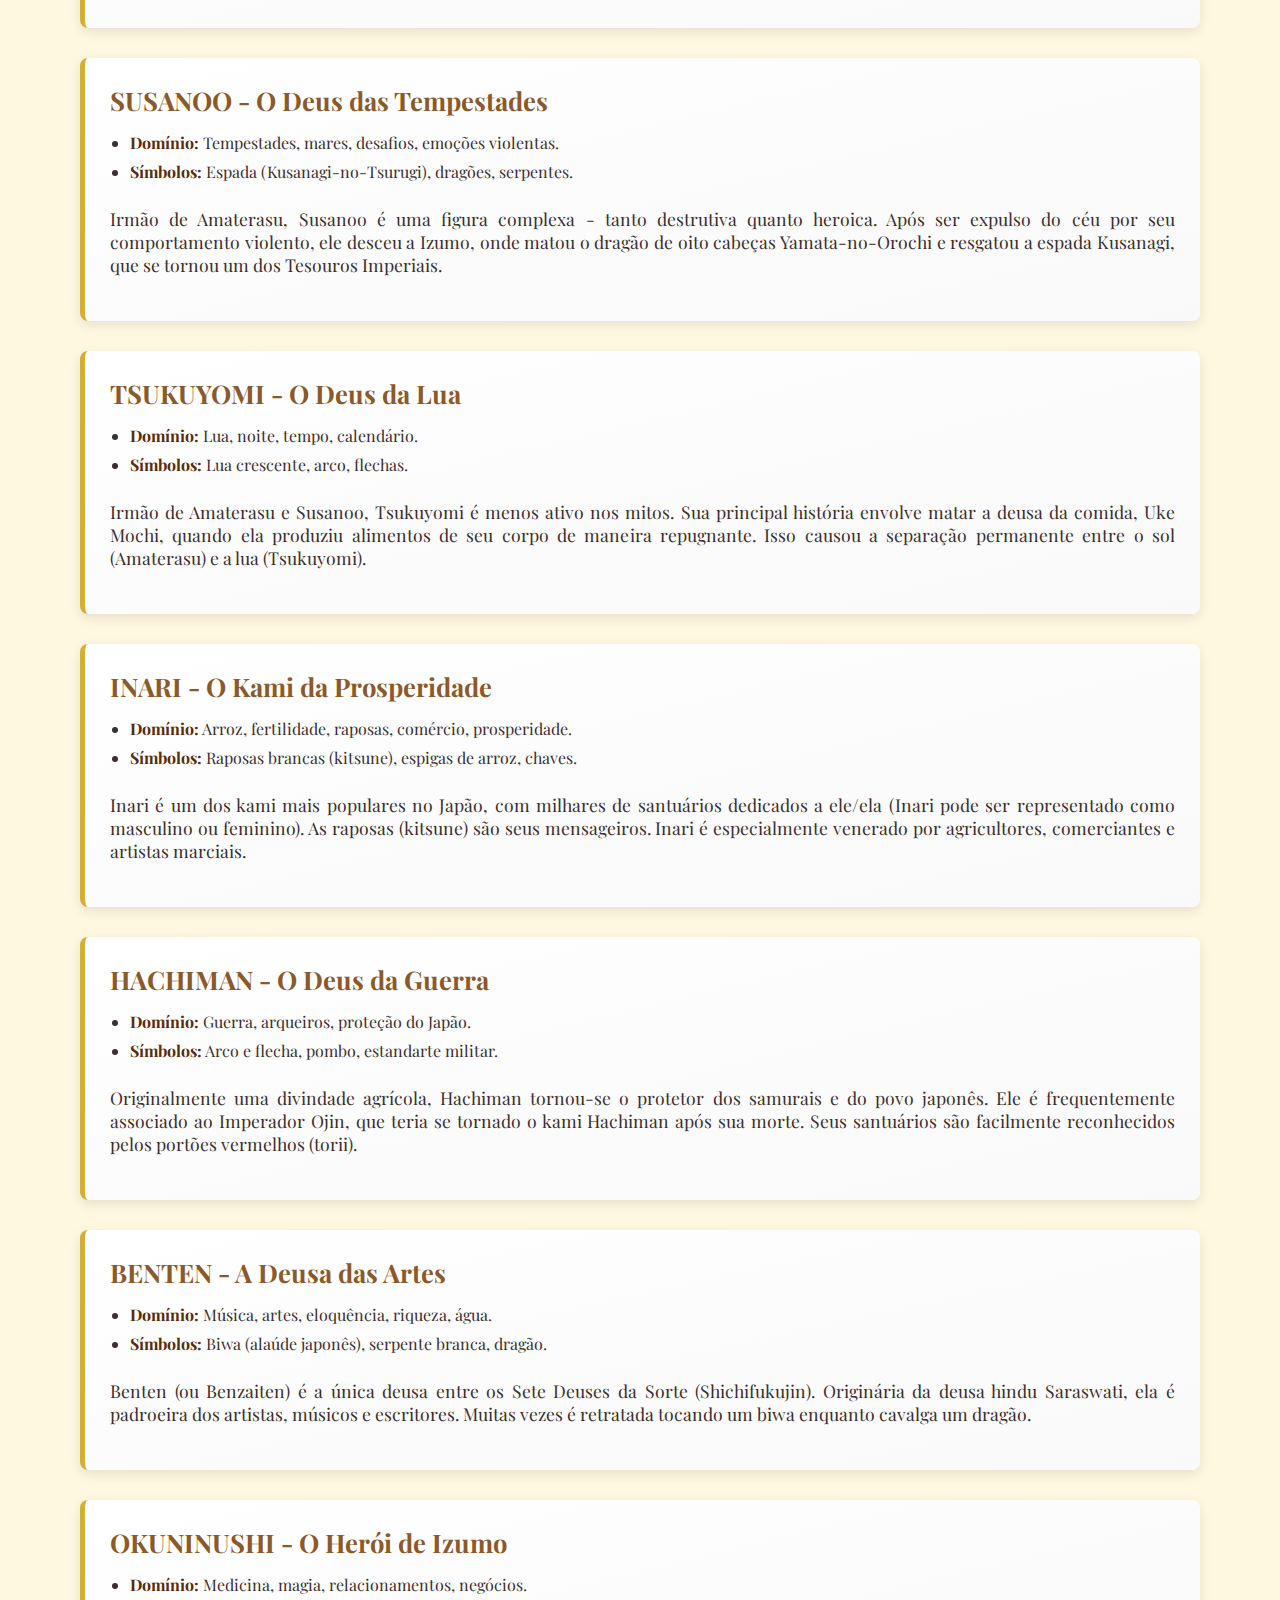
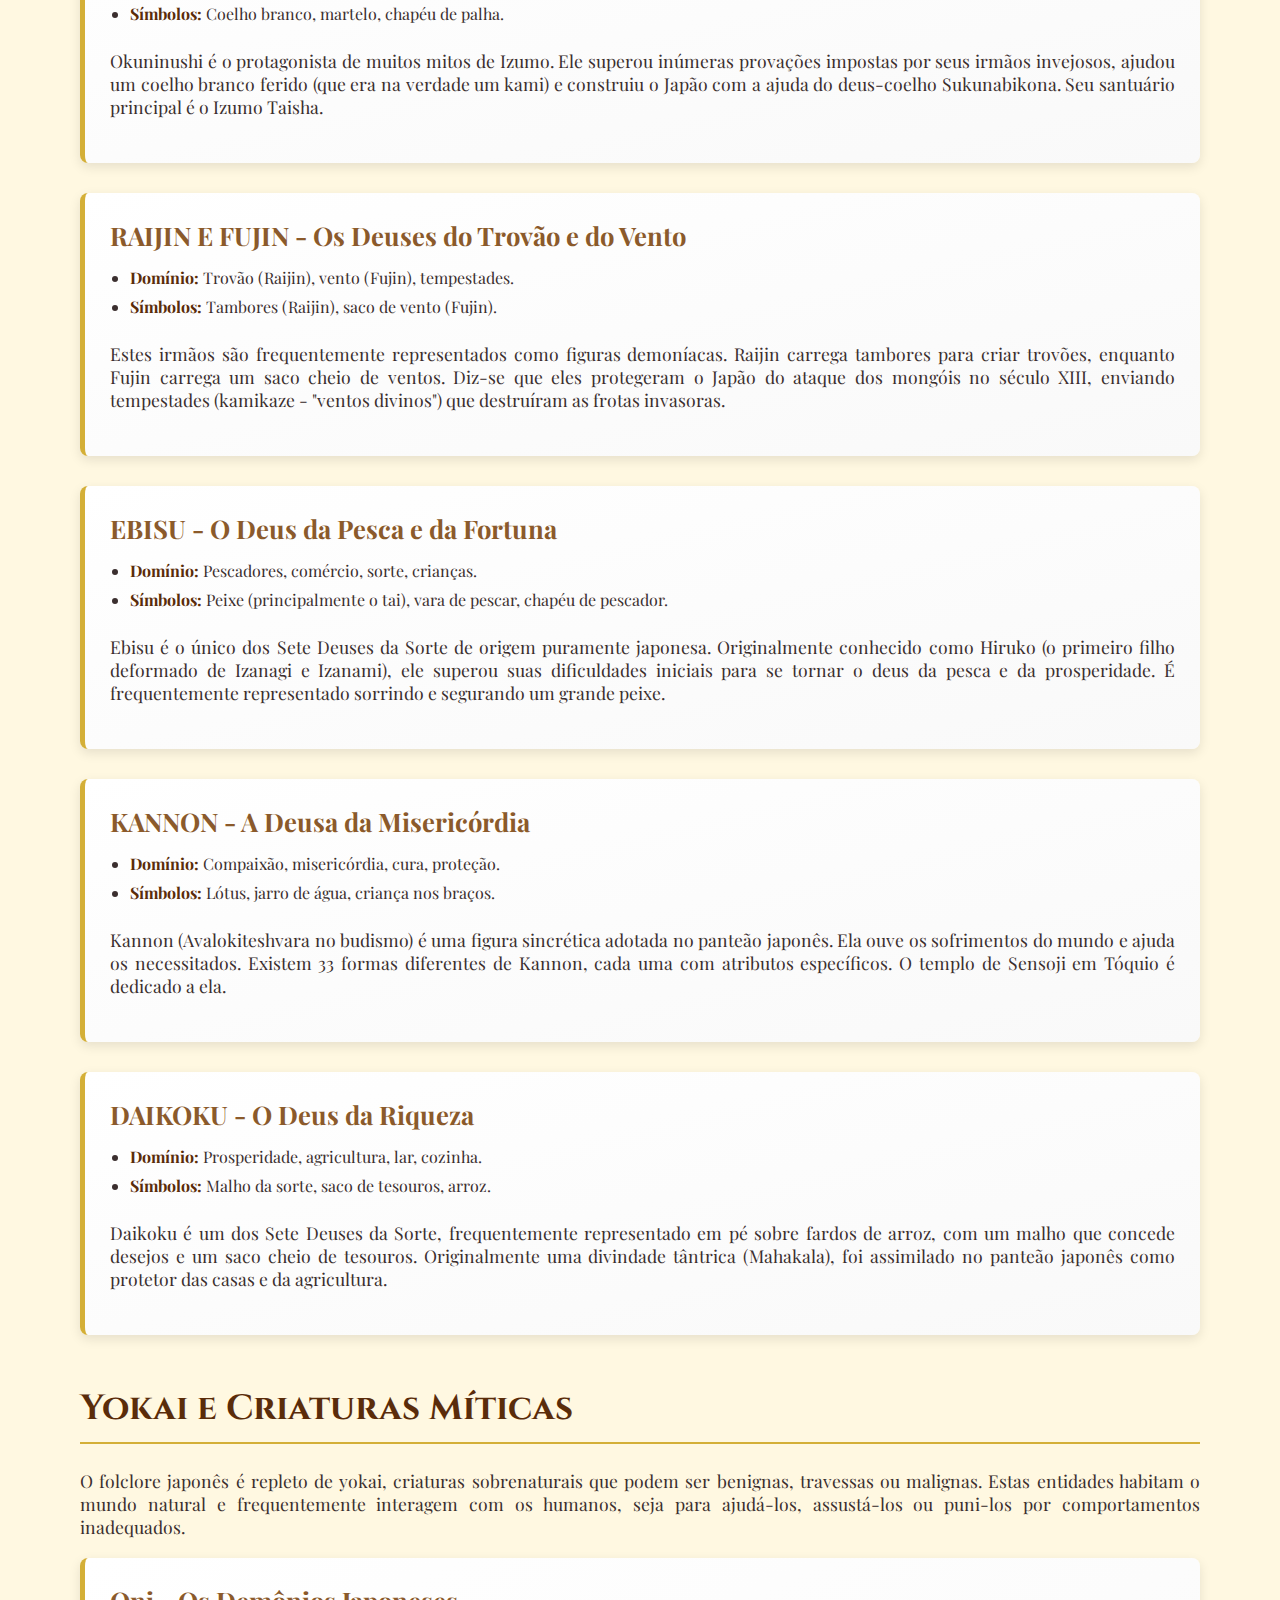
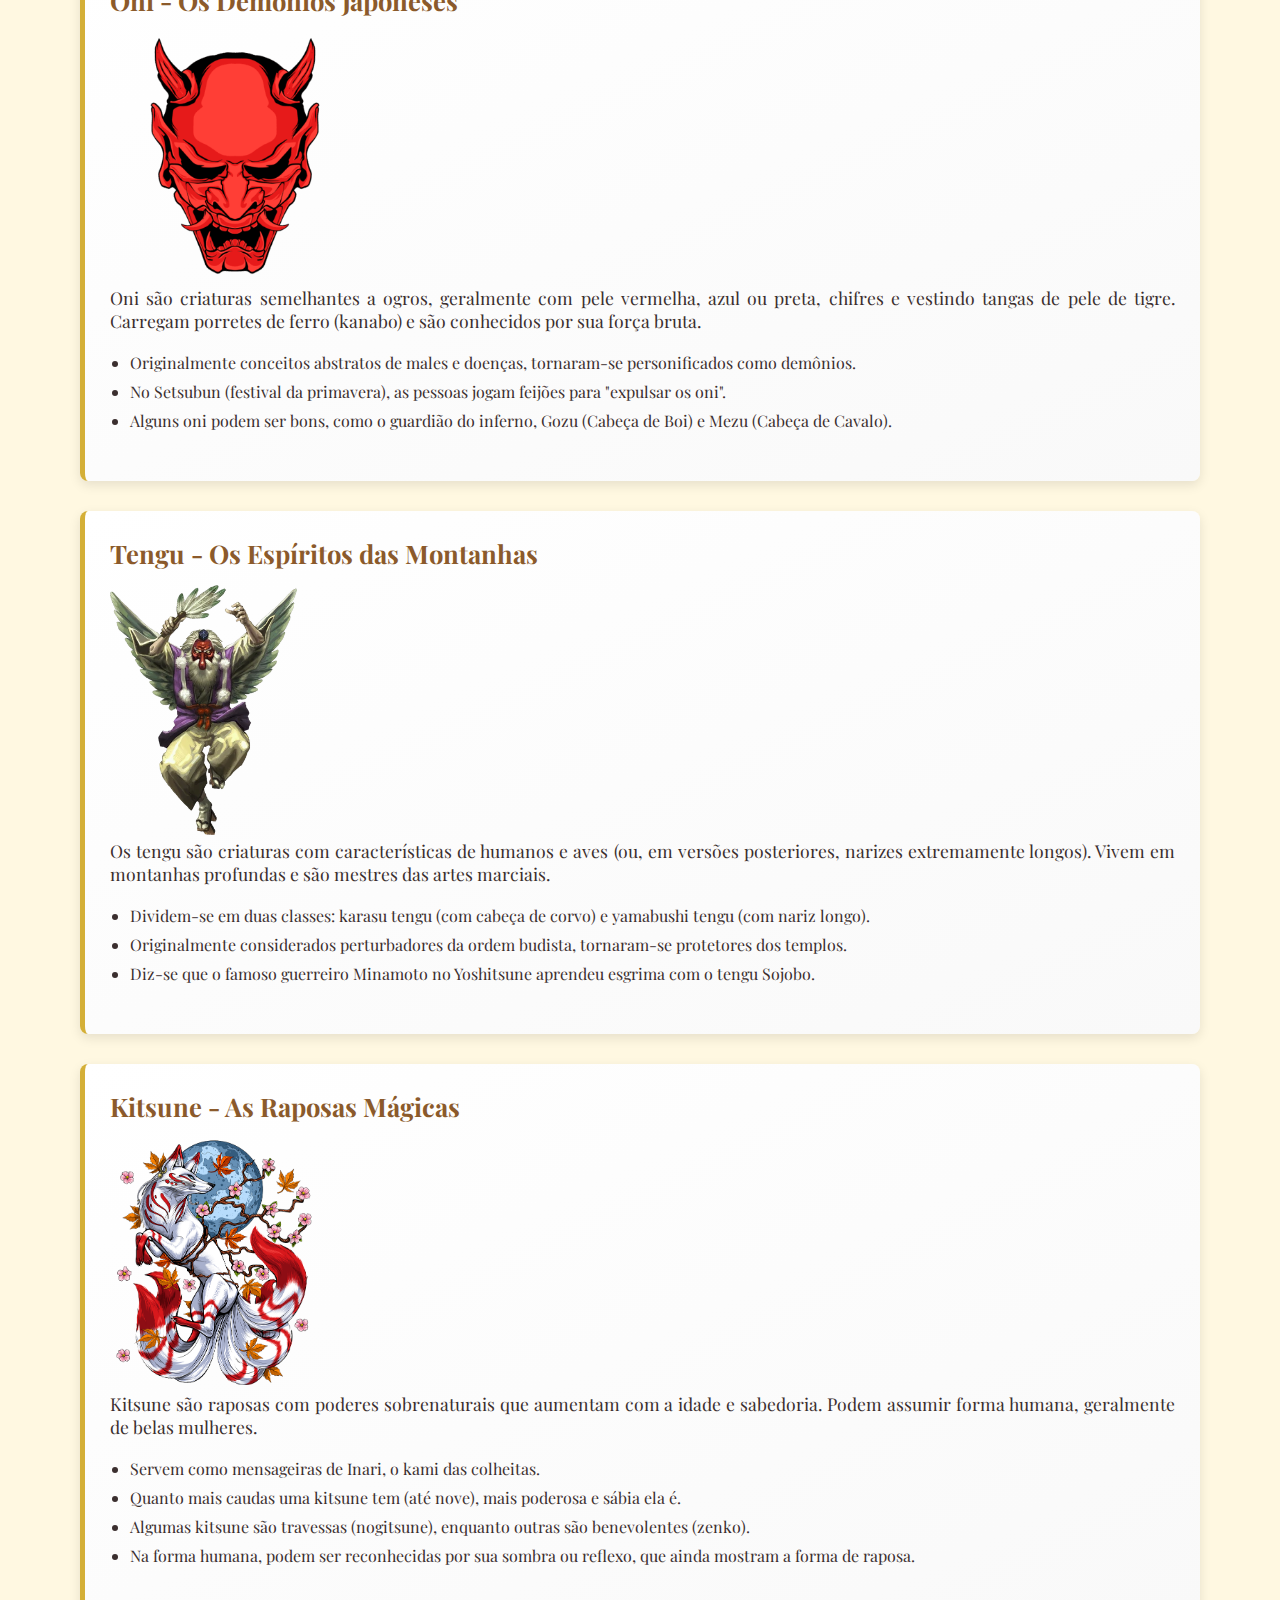
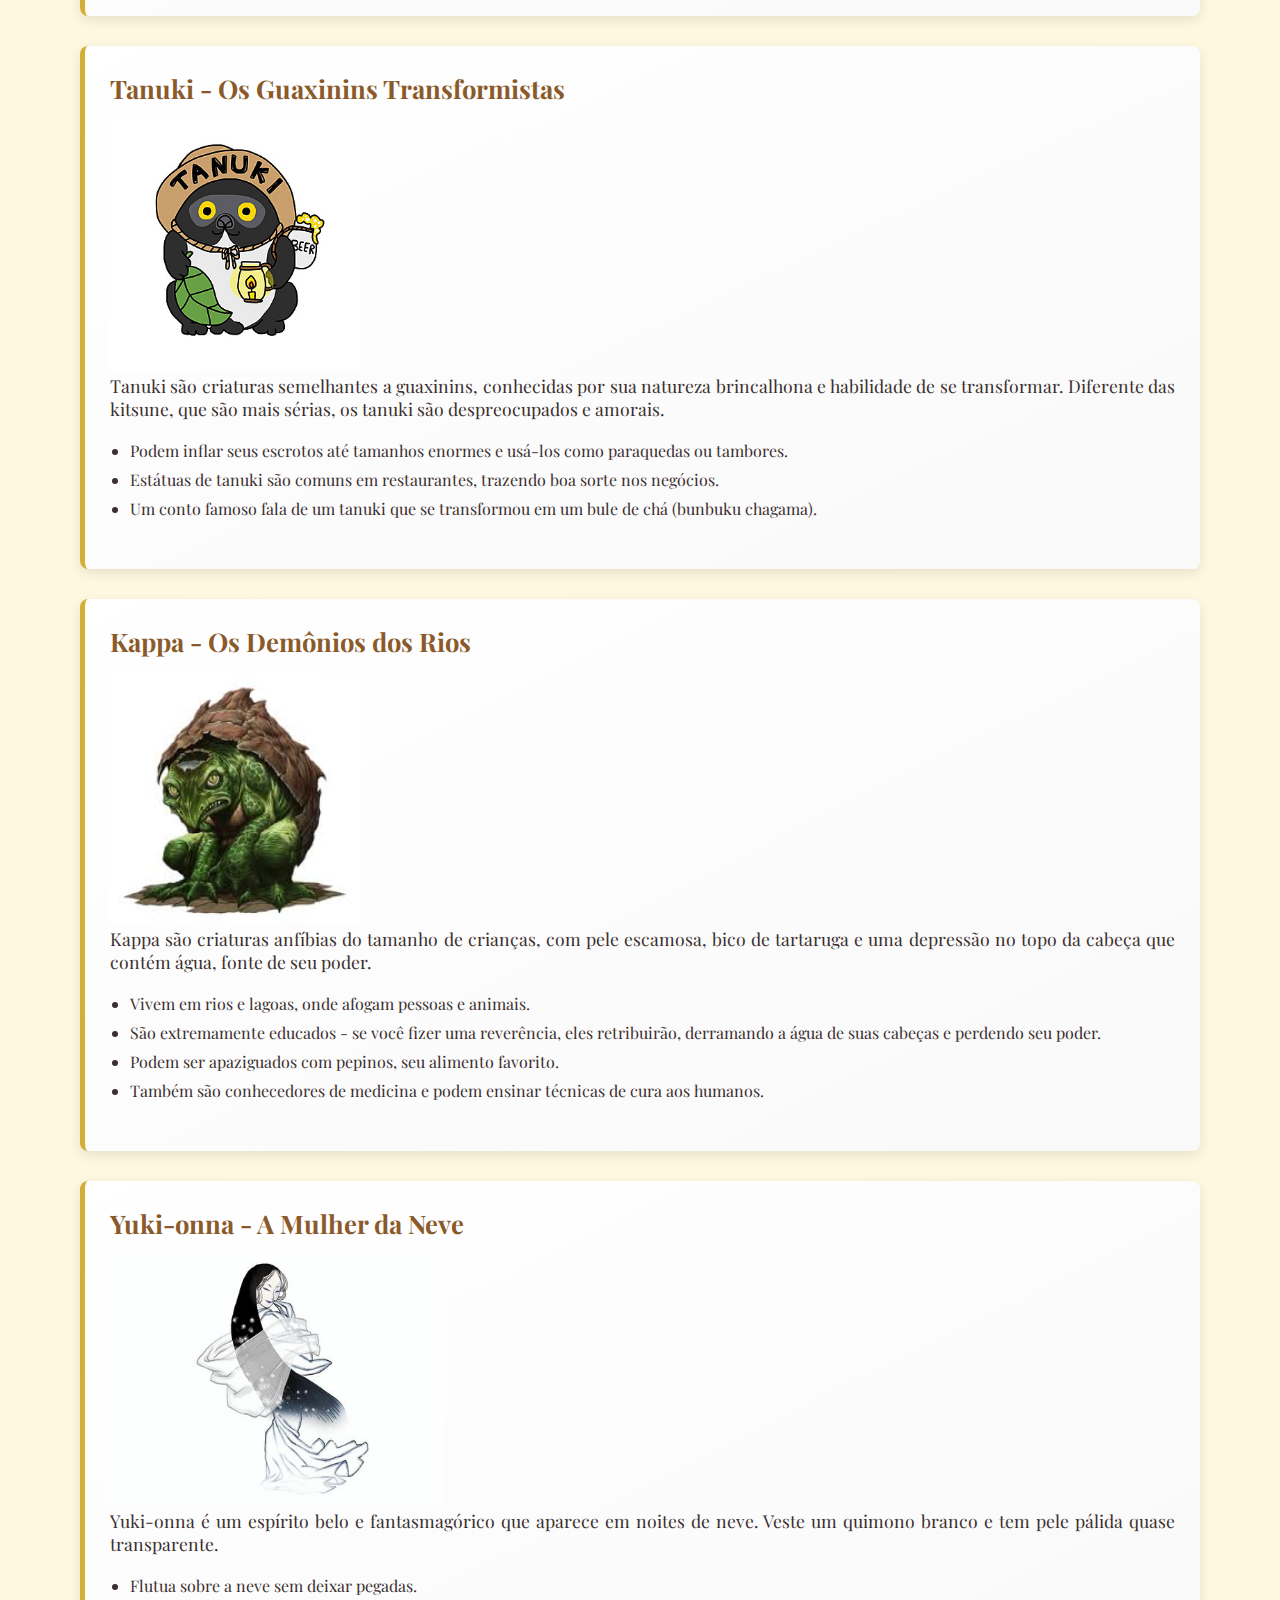
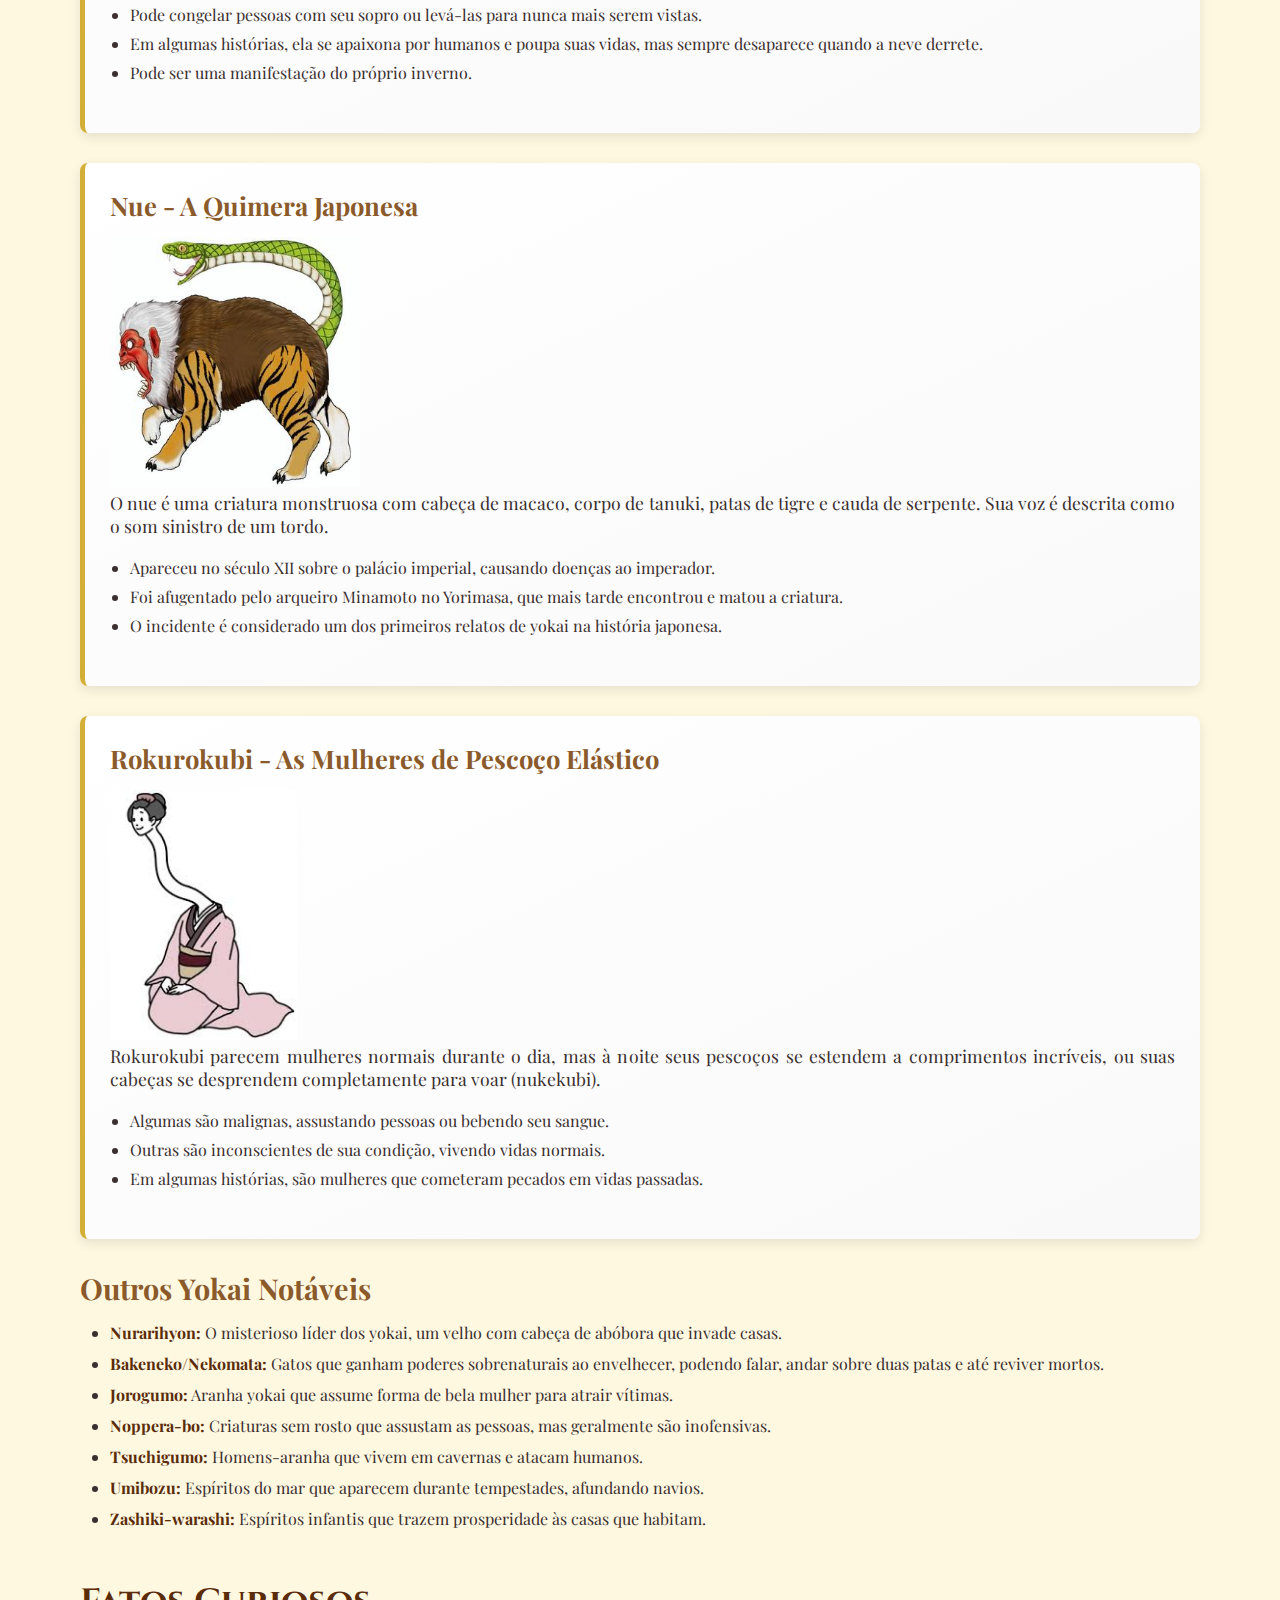
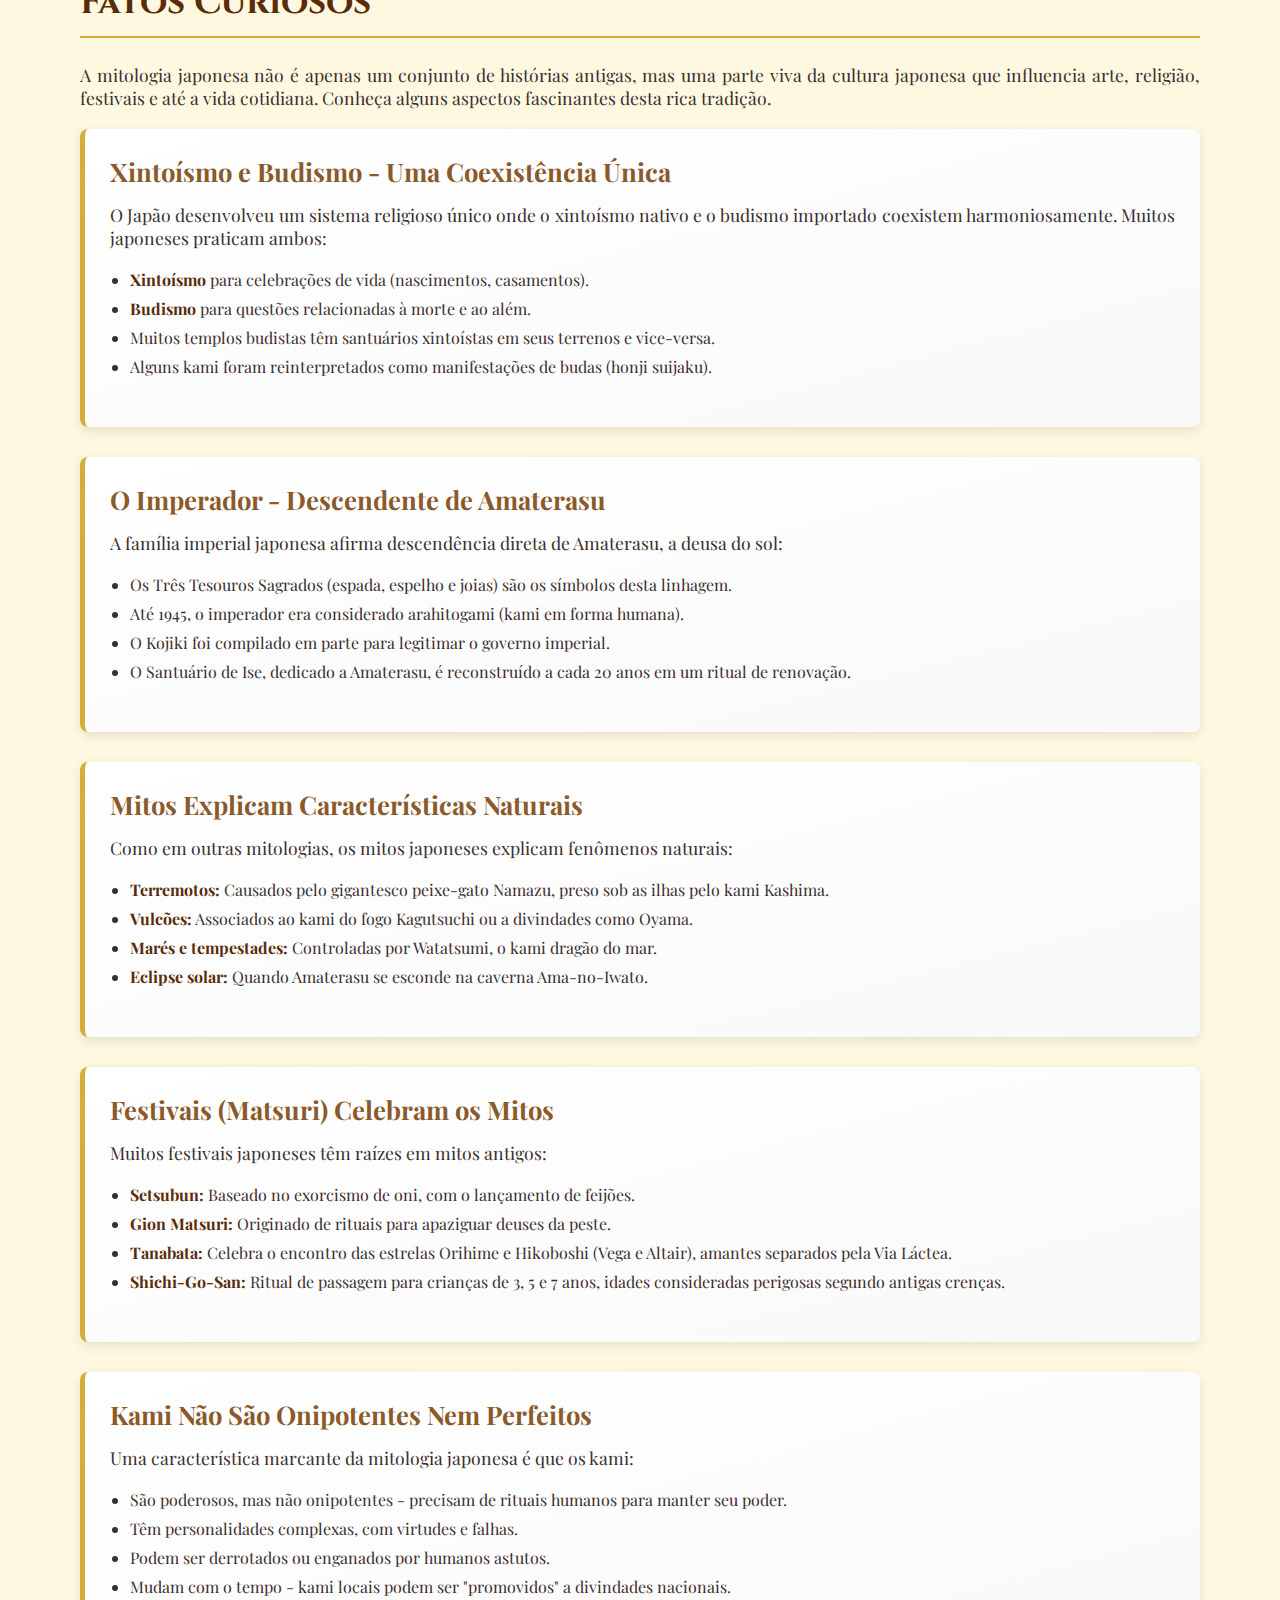
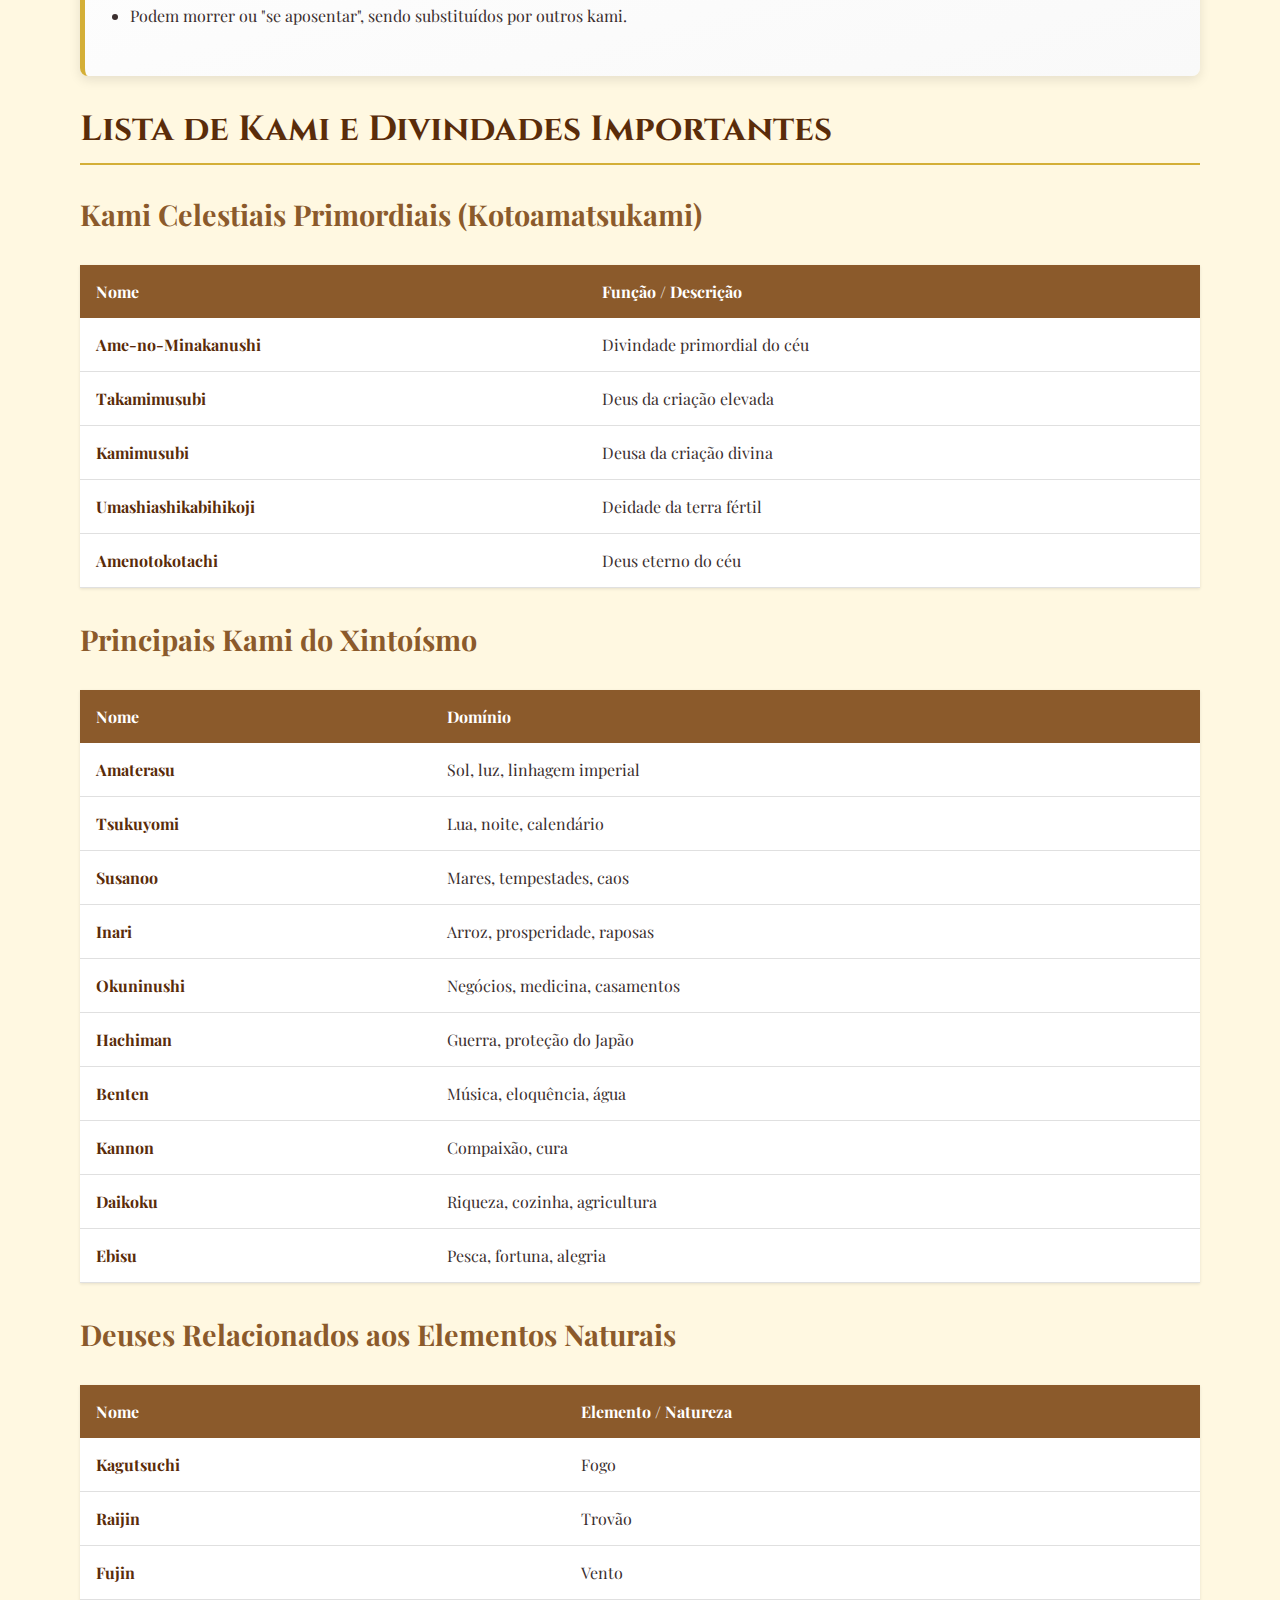
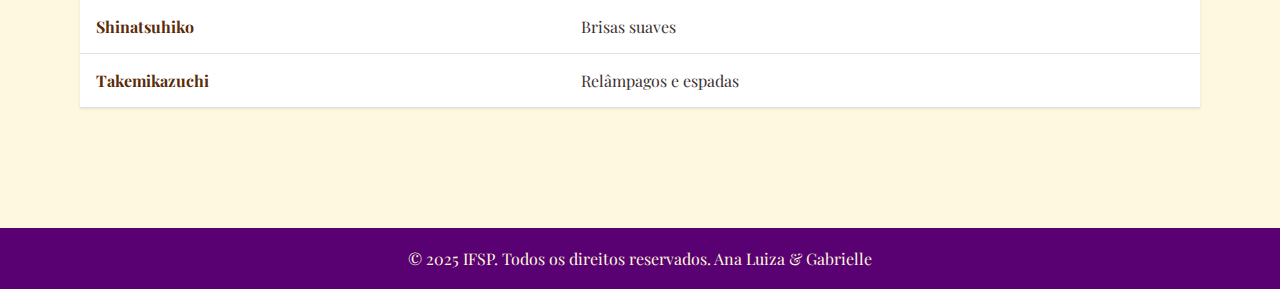
<file: paginas/japonesa.html>
<!DOCTYPE html>
<html lang="pt-br">

<head>
    <meta charset="UTF-8">
    <meta name="viewport" content="width=device-width, initial-scale=1.0">
    <title>Mitologia Japonesa</title>
    <link rel="stylesheet" href="../css/navbar.css">
    <link rel="stylesheet" href="../css/mitologias.css">
    <link
        href="https://fonts.googleapis.com/css2?family=Cinzel:wght@400;700&family=Playfair+Display:wght@400;700&family=Roboto:wght@300;400;700&display=swap"
        rel="stylesheet">
</head>

<body>
    <!-- Navbar -->
    <div class="navbar">
        <div class="logo">
            <a href="../index.html"><img src="../images/logos/1.svg" alt="Logo do site"></a>
        </div>
        <a href="../index.html">Início</a>
        <div class="dropdown">
            <button class="dropbtn">Mitologias</button>
            <div class="dropdown-content">
                <a href="egipcia.html">Egípcia</a>
                <a href="grega.html">Grega</a>
                <a href="japonesa.html">Japonesa</a>
                <a href="maia.html">Maia</a>
                <a href="nordica.html">Nórdica</a>
                <a href="romana.html">Romana</a>
            </div>
        </div>
        <a href="mapa.html">Mapa Interativo</a>
        <a href="../paginas/sobre.html">Sobre</a>
        <div class="spacer"></div>
        <a href="contato.html">Contato</a>
    </div>
    <a id="topo"></a>
    <main class="mitologia-content">
        <header class="mitologia-header">
            <h1>Mitologia Japonesa</h1>
            <p>Kami, yokai e as lendas do Japão Antigo</p>
        </header>

        <section id="origem">
            <h2>A Criação do Mundo</h2>
            <p>No princípio, não havia nada além de um oceano caótico e sem forma. Do vazio primordial, surgiram os
                primeiros deuses, que criaram o mundo flutuante. A mitologia japonesa é registrada principalmente no
                Kojiki (Registro de Assuntos Antigos, 712 d.C.) e no Nihon Shoki (Crônicas do Japão, 720 d.C.), que
                contam a história da criação do Japão e da linhagem divina dos imperadores.</p>

            <div class="curiosity-card">
                <h3>O que é o Kojiki?</h3>
                <p>O Kojiki é o texto mais antigo sobre a história do Japão, compilado por ordem da Imperatriz Genmei.
                    Ele combina mitos, lendas e história real, começando com a criação do mundo e terminando com o
                    reinado da Imperatriz Suiko no século VII. É a principal fonte para a mitologia xintoísta.</p>
            </div>

            <div class="god-card">
                <h3>Os Primeiros Kami (Deuses)</h3>
                <p>No início, três deidades surgiram no Takamagahara (Planalto Celestial):</p>
                <ul>
                    <li><strong>Ame-no-Minakanushi</strong> - O Senhor do Centro do Céu, a divindade primordial.</li>
                    <li><strong>Takamimusubi</strong> - O Kami da alta criação.</li>
                    <li><strong>Kamimusubi</strong> - O Kami da divina criação.</li>
                </ul>

                <p>Depois deles, surgiram mais duas divindades:</p>
                <ul>
                    <li><strong>Umashiashikabihikoji</strong></li>
                    <li><strong>Amenotokotachi</strong></li>
                </ul>

                <p>Estes cinco são conhecidos como os Kotoamatsukami ("Divinos Kami Celestiais Separados") e são
                    considerados deidades sem forma que se retiraram após a criação.</p>
            </div>

            <div class="god-card">
                <h3>Izanagi e Izanami - A Criação do Japão</h3>
                <p>As divindades mais importantes na criação são o casal divino:</p>
                <ul>
                    <li><strong>Izanagi-no-Mikoto</strong> ("O Homem que Convida")</li>
                    <li><strong>Izanami-no-Mikoto</strong> ("A Mulher que Convida")</li>
                </ul>
                <p>Eles receberam a missão de criar a primeira terra. Em pé na Ponte Flutuante do Céu (Ame-no-ukihashi),
                    agitaram o oceano com uma lança decorada com joias (Ame-no-nuboko). Quando retiraram a lança, as
                    gotas
                    que caíram formaram a primeira ilha, Onogoro-shima.</p>

                <p>Desceram para a ilha e realizaram um ritual de casamento. Izanami falou primeiro, o que foi
                    considerado
                    inapropriado. Seu primeiro filho, Hiruko (a criança sanguessuga), nasceu deformado e foi colocado em
                    um
                    barco e abandonado.</p>

                <p>Consultando os outros kami, aprenderam que o ritual deveria ser refeito com Izanagi falando primeiro.
                    Desta vez, geraram com sucesso as oito grandes ilhas do Japão e muitas outras divindades.</p>
            </div>



            <div class="god-card">
                <h3>A Morte de Izanami e a Descida ao Yomi</h3>
                <p>Quando Izanami deu à luz ao kami do fogo, Kagutsuchi, ela foi queimada mortalmente. Izanagi, em sua
                    dor,
                    matou Kagutsuchi com sua espada, e do sangue surgiram mais kami.</p>

                <p>Izanagi decidiu ir ao Yomi (o submundo) para trazer Izanami de volta. Ele a encontrou, mas ela já
                    havia
                    comido a comida do Yomi e não podia retornar. Izanami pediu que ele esperasse enquanto ela pedia
                    permissão para sair, mas Izanagi, impaciente, a seguiu e viu seu corpo em decomposição.</p>

                <p>Envergonhada e furiosa, Izanami perseguiu Izanagi, que fugiu bloqueando a entrada do Yomi com uma
                    grande
                    rocha. Separados para sempre, Izanami se tornou a deusa do Yomi, prometendo matar mil humanos por
                    dia,
                    enquanto Izanagi prometeu criar mil e quinhentos por dia.</p>
            </div>

            <div class="god-card">

                <h3>O Nascimento dos Três Kami Nobres</h3>
                <p>Após retornar do Yomi, Izanagi realizou um ritual de purificação:</p>
                <ul>
                    <li>Quando lavou seu olho esquerdo, nasceu <strong>Amaterasu</strong>, a deusa do sol.</li>
                    <li>Quando lavou seu olho direito, nasceu <strong>Tsukuyomi</strong>, o deus da lua.</li>
                    <li>Quando lavou seu nariz, nasceu <strong>Susanoo</strong>, o deus das tempestades e do mar.</li>
                </ul>
                <p>Izanagi dividiu o mundo entre eles:</p>
                <ul>
                    <li><strong>Amaterasu</strong> recebeu o Takamagahara (Céu) e o colar de joias sagradas.</li>
                    <li><strong>Tsukuyomi</strong> recebeu a noite e o reino da lua.</li>
                    <li><strong>Susanoo</strong> recebeu os mares.</li>
                </ul>
            </div>




            <div class="curiosity-card">
                <h3>O Imperador - Descendente de Amaterasu</h3>
                <p>A família imperial japonesa afirma descendência direta de Amaterasu, a deusa do sol:</p>
                <ul>
                    <li>Os Três Tesouros Sagrados (espada, espelho e joias) são os símbolos desta linhagem.</li>
                    <li>Até 1945, o imperador era considerado arahitogami (kami em forma humana).</li>
                    <li>O Kojiki foi compilado em parte para legitimar o governo imperial.</li>
                    <li>O Santuário de Ise, dedicado a Amaterasu, é reconstruído a cada 20 anos em um ritual de
                        renovação.</li>
                </ul>
            </div>


            <section id="deuses">
                <h2>Kami Principais</h2>
                <p>Na mitologia japonesa, os kami são divindades ou espíritos venerados no xintoísmo. Eles podem ser
                    elementos da natureza, forças naturais, antepassados ou até mesmo conceitos. Diferente dos deuses
                    ocidentais, os kami não são onipotentes nem perfeitos, mas possuem grande influência sobre o mundo
                    humano.</p>

                <div class="god-card">
                    <h3>AMATERASU - A Deusa do Sol</h3>
                    <ul>
                        <li><strong>Domínio:</strong> Sol, luz, fertilidade, ordem imperial.</li>
                        <li><strong>Símbolos:</strong> Espelho sagrado (Yata no Kagami), joias, arroz.</li>
                    </ul>
                    <p>Amaterasu Omikami é a divindade mais importante do xintoísmo e ancestral da família imperial
                        japonesa. Seu santuário principal é o Ise Jingu, o mais sagrado do Japão. Ela é conhecida por
                        ter se escondido em uma caverna (Ama-no-Iwato), mergulhando o mundo na escuridão, até ser
                        convencida a sair pelo truque dos outros kami.</p>
                </div>

                <div class="god-card">
                    <h3>SUSANOO - O Deus das Tempestades</h3>
                    <ul>
                        <li><strong>Domínio:</strong> Tempestades, mares, desafios, emoções violentas.</li>
                        <li><strong>Símbolos:</strong> Espada (Kusanagi-no-Tsurugi), dragões, serpentes.</li>
                    </ul>
                    <p>Irmão de Amaterasu, Susanoo é uma figura complexa - tanto destrutiva quanto heroica. Após ser
                        expulso do céu por seu comportamento violento, ele desceu a Izumo, onde matou o dragão de oito
                        cabeças Yamata-no-Orochi e resgatou a espada Kusanagi, que se tornou um dos Tesouros Imperiais.
                    </p>
                </div>

                <div class="god-card">
                    <h3>TSUKUYOMI - O Deus da Lua</h3>
                    <ul>
                        <li><strong>Domínio:</strong> Lua, noite, tempo, calendário.</li>
                        <li><strong>Símbolos:</strong> Lua crescente, arco, flechas.</li>
                    </ul>
                    <p>Irmão de Amaterasu e Susanoo, Tsukuyomi é menos ativo nos mitos. Sua principal história envolve
                        matar a deusa da comida, Uke Mochi, quando ela produziu alimentos de seu corpo de maneira
                        repugnante. Isso causou a separação permanente entre o sol (Amaterasu) e a lua (Tsukuyomi).</p>
                </div>

                <div class="god-card">
                    <h3>INARI - O Kami da Prosperidade</h3>
                    <ul>
                        <li><strong>Domínio:</strong> Arroz, fertilidade, raposas, comércio, prosperidade.</li>
                        <li><strong>Símbolos:</strong> Raposas brancas (kitsune), espigas de arroz, chaves.</li>
                    </ul>
                    <p>Inari é um dos kami mais populares no Japão, com milhares de santuários dedicados a ele/ela
                        (Inari pode ser representado como masculino ou feminino). As raposas (kitsune) são seus
                        mensageiros. Inari é especialmente venerado por agricultores, comerciantes e artistas marciais.
                    </p>
                </div>

                <div class="god-card">
                    <h3>HACHIMAN - O Deus da Guerra</h3>
                    <ul>
                        <li><strong>Domínio:</strong> Guerra, arqueiros, proteção do Japão.</li>
                        <li><strong>Símbolos:</strong> Arco e flecha, pombo, estandarte militar.</li>
                    </ul>
                    <p>Originalmente uma divindade agrícola, Hachiman tornou-se o protetor dos samurais e do povo
                        japonês. Ele é frequentemente associado ao Imperador Ojin, que teria se tornado o kami Hachiman
                        após sua morte. Seus santuários são facilmente reconhecidos pelos portões vermelhos (torii).</p>
                </div>

                <div class="god-card">
                    <h3>BENTEN - A Deusa das Artes</h3>
                    <ul>
                        <li><strong>Domínio:</strong> Música, artes, eloquência, riqueza, água.</li>
                        <li><strong>Símbolos:</strong> Biwa (alaúde japonês), serpente branca, dragão.</li>
                    </ul>
                    <p>Benten (ou Benzaiten) é a única deusa entre os Sete Deuses da Sorte (Shichifukujin). Originária
                        da deusa hindu Saraswati, ela é padroeira dos artistas, músicos e escritores. Muitas vezes é
                        retratada tocando um biwa enquanto cavalga um dragão.</p>
                </div>

                <div class="god-card">
                    <h3>OKUNINUSHI - O Herói de Izumo</h3>
                    <ul>
                        <li><strong>Domínio:</strong> Medicina, magia, relacionamentos, negócios.</li>
                        <li><strong>Símbolos:</strong> Coelho branco, martelo, chapéu de palha.</li>
                    </ul>
                    <p>Okuninushi é o protagonista de muitos mitos de Izumo. Ele superou inúmeras provações impostas por
                        seus irmãos invejosos, ajudou um coelho branco ferido (que era na verdade um kami) e construiu o
                        Japão com a ajuda do deus-coelho Sukunabikona. Seu santuário principal é o Izumo Taisha.</p>
                </div>

                <div class="god-card">
                    <h3>RAIJIN E FUJIN - Os Deuses do Trovão e do Vento</h3>
                    <ul>
                        <li><strong>Domínio:</strong> Trovão (Raijin), vento (Fujin), tempestades.</li>
                        <li><strong>Símbolos:</strong> Tambores (Raijin), saco de vento (Fujin).</li>
                    </ul>
                    <p>Estes irmãos são frequentemente representados como figuras demoníacas. Raijin carrega tambores
                        para criar trovões, enquanto Fujin carrega um saco cheio de ventos. Diz-se que eles protegeram o
                        Japão do ataque dos mongóis no século XIII, enviando tempestades (kamikaze - "ventos divinos")
                        que destruíram as frotas invasoras.</p>
                </div>

                <div class="god-card">
                    <h3>EBISU - O Deus da Pesca e da Fortuna</h3>
                    <ul>
                        <li><strong>Domínio:</strong> Pescadores, comércio, sorte, crianças.</li>
                        <li><strong>Símbolos:</strong> Peixe (principalmente o tai), vara de pescar, chapéu de pescador.
                        </li>
                    </ul>
                    <p>Ebisu é o único dos Sete Deuses da Sorte de origem puramente japonesa. Originalmente conhecido
                        como Hiruko (o primeiro filho deformado de Izanagi e Izanami), ele superou suas dificuldades
                        iniciais para se tornar o deus da pesca e da prosperidade. É frequentemente representado
                        sorrindo e segurando um grande peixe.</p>
                </div>

                <div class="god-card">
                    <h3>KANNON - A Deusa da Misericórdia</h3>
                    <ul>
                        <li><strong>Domínio:</strong> Compaixão, misericórdia, cura, proteção.</li>
                        <li><strong>Símbolos:</strong> Lótus, jarro de água, criança nos braços.</li>
                    </ul>
                    <p>Kannon (Avalokiteshvara no budismo) é uma figura sincrética adotada no panteão japonês. Ela ouve
                        os sofrimentos do mundo e ajuda os necessitados. Existem 33 formas diferentes de Kannon, cada
                        uma com atributos específicos. O templo de Sensoji em Tóquio é dedicado a ela.</p>
                </div>

                <div class="god-card">
                    <h3>DAIKOKU - O Deus da Riqueza</h3>
                    <ul>
                        <li><strong>Domínio:</strong> Prosperidade, agricultura, lar, cozinha.</li>
                        <li><strong>Símbolos:</strong> Malho da sorte, saco de tesouros, arroz.</li>
                    </ul>
                    <p>Daikoku é um dos Sete Deuses da Sorte, frequentemente representado em pé sobre fardos de arroz,
                        com um malho que concede desejos e um saco cheio de tesouros. Originalmente uma divindade
                        tântrica (Mahakala), foi assimilado no panteão japonês como protetor das casas e da agricultura.
                    </p>
                </div>
            </section>

            <section id="criaturas">
                <h2>Yokai e Criaturas Míticas</h2>
                <p>O folclore japonês é repleto de yokai, criaturas sobrenaturais que podem ser benignas, travessas ou
                    malignas. Estas entidades habitam o mundo natural e frequentemente interagem com os humanos, seja
                    para ajudá-los, assustá-los ou puni-los por comportamentos inadequados.</p>

                <div class="creature-card">
                    <h3>Oni - Os Demônios Japoneses</h3>
                    <img src="../images/on.png" alt="oni">
                    <p>Oni são criaturas semelhantes a ogros, geralmente com pele vermelha, azul ou preta, chifres e
                        vestindo tangas de pele de tigre. Carregam porretes de ferro (kanabo) e são conhecidos por sua
                        força bruta.</p>
                    <ul>
                        <li>Originalmente conceitos abstratos de males e doenças, tornaram-se personificados como
                            demônios.</li>
                        <li>No Setsubun (festival da primavera), as pessoas jogam feijões para "expulsar os oni".</li>
                        <li>Alguns oni podem ser bons, como o guardião do inferno, Gozu (Cabeça de Boi) e Mezu (Cabeça
                            de Cavalo).</li>
                    </ul>
                </div>

                <div class="creature-card">
                    <h3>Tengu - Os Espíritos das Montanhas</h3>
                    <img src="../images/tengu.webp" alt="tengu">
                    <p>Os tengu são criaturas com características de humanos e aves (ou, em versões posteriores, narizes
                        extremamente longos). Vivem em montanhas profundas e são mestres das artes marciais.</p>
                    <ul>
                        <li>Dividem-se em duas classes: karasu tengu (com cabeça de corvo) e yamabushi tengu (com nariz
                            longo).</li>
                        <li>Originalmente considerados perturbadores da ordem budista, tornaram-se protetores dos
                            templos.</li>
                        <li>Diz-se que o famoso guerreiro Minamoto no Yoshitsune aprendeu esgrima com o tengu Sojobo.
                        </li>
                    </ul>
                </div>

                <div class="creature-card">
                    <h3>Kitsune - As Raposas Mágicas</h3>
                    <img src="../images/kitsune.png" alt="kitsune">
                    <p>Kitsune são raposas com poderes sobrenaturais que aumentam com a idade e sabedoria. Podem assumir
                        forma humana, geralmente de belas mulheres.</p>
                    <ul>
                        <li>Servem como mensageiras de Inari, o kami das colheitas.</li>
                        <li>Quanto mais caudas uma kitsune tem (até nove), mais poderosa e sábia ela é.</li>
                        <li>Algumas kitsune são travessas (nogitsune), enquanto outras são benevolentes (zenko).</li>
                        <li>Na forma humana, podem ser reconhecidas por sua sombra ou reflexo, que ainda mostram a forma
                            de raposa.</li>
                    </ul>
                </div>

                <div class="creature-card">
                    <h3>Tanuki - Os Guaxinins Transformistas</h3>
                    <img src="../images/tanuki.jpg" alt="tanuki">
                    <p>Tanuki são criaturas semelhantes a guaxinins, conhecidas por sua natureza brincalhona e
                        habilidade de se transformar. Diferente das kitsune, que são mais sérias, os tanuki são
                        despreocupados e amorais.</p>
                    <ul>
                        <li>Podem inflar seus escrotos até tamanhos enormes e usá-los como paraquedas ou tambores.</li>
                        <li>Estátuas de tanuki são comuns em restaurantes, trazendo boa sorte nos negócios.</li>
                        <li>Um conto famoso fala de um tanuki que se transformou em um bule de chá (bunbuku chagama).
                        </li>
                    </ul>
                </div>

                <div class="creature-card">
                    <h3>Kappa - Os Demônios dos Rios</h3>
                    <img src="../images/kappa.jpg" alt="kappa">
                    <p>Kappa são criaturas anfíbias do tamanho de crianças, com pele escamosa, bico de tartaruga e uma
                        depressão no topo da cabeça que contém água, fonte de seu poder.</p>
                    <ul>
                        <li>Vivem em rios e lagoas, onde afogam pessoas e animais.</li>
                        <li>São extremamente educados - se você fizer uma reverência, eles retribuirão, derramando a
                            água de suas cabeças e perdendo seu poder.</li>
                        <li>Podem ser apaziguados com pepinos, seu alimento favorito.</li>
                        <li>Também são conhecedores de medicina e podem ensinar técnicas de cura aos humanos.</li>
                    </ul>
                </div>

                <div class="creature-card">
                    <h3>Yuki-onna - A Mulher da Neve</h3>
                    <img src="../images/yukionna.jpeg" alt="Yuki-onna">
                    <p>Yuki-onna é um espírito belo e fantasmagórico que aparece em noites de neve. Veste um quimono
                        branco e tem pele pálida quase transparente.</p>
                    <ul>
                        <li>Flutua sobre a neve sem deixar pegadas.</li>
                        <li>Pode congelar pessoas com seu sopro ou levá-las para nunca mais serem vistas.</li>
                        <li>Em algumas histórias, ela se apaixona por humanos e poupa suas vidas, mas sempre desaparece
                            quando a neve derrete.</li>
                        <li>Pode ser uma manifestação do próprio inverno.</li>
                    </ul>
                </div>

                <div class="creature-card">
                    <h3>Nue - A Quimera Japonesa</h3>
                    <img src="../images/nue.jpeg" alt="nue">
                    <p>O nue é uma criatura monstruosa com cabeça de macaco, corpo de tanuki, patas de tigre e cauda de
                        serpente. Sua voz é descrita como o som sinistro de um tordo.</p>
                    <ul>
                        <li>Apareceu no século XII sobre o palácio imperial, causando doenças ao imperador.</li>
                        <li>Foi afugentado pelo arqueiro Minamoto no Yorimasa, que mais tarde encontrou e matou a
                            criatura.</li>
                        <li>O incidente é considerado um dos primeiros relatos de yokai na história japonesa.</li>
                    </ul>
                </div>

                <div class="creature-card">
                    <h3>Rokurokubi - As Mulheres de Pescoço Elástico</h3>
                    <img src="../images/Rokurokubi.jpg" alt="Rokurokubi ">
                    <p>Rokurokubi parecem mulheres normais durante o dia, mas à noite seus pescoços se estendem a
                        comprimentos incríveis, ou suas cabeças se desprendem completamente para voar (nukekubi).</p>
                    <ul>
                        <li>Algumas são malignas, assustando pessoas ou bebendo seu sangue.</li>
                        <li>Outras são inconscientes de sua condição, vivendo vidas normais.</li>
                        <li>Em algumas histórias, são mulheres que cometeram pecados em vidas passadas.</li>
                    </ul>
                </div>

                <h3>Outros Yokai Notáveis</h3>
                <ul class="other-yokai">
                    <li><strong>Nurarihyon:</strong> O misterioso líder dos yokai, um velho com cabeça de abóbora que
                        invade casas.</li>
                    <li><strong>Bakeneko/Nekomata:</strong> Gatos que ganham poderes sobrenaturais ao envelhecer,
                        podendo falar, andar sobre duas patas e até reviver mortos.</li>
                    <li><strong>Jorogumo:</strong> Aranha yokai que assume forma de bela mulher para atrair vítimas.
                    </li>
                    <li><strong>Noppera-bo:</strong> Criaturas sem rosto que assustam as pessoas, mas geralmente são
                        inofensivas.</li>
                    <li><strong>Tsuchigumo:</strong> Homens-aranha que vivem em cavernas e atacam humanos.</li>
                    <li><strong>Umibozu:</strong> Espíritos do mar que aparecem durante tempestades, afundando navios.
                    </li>
                    <li><strong>Zashiki-warashi:</strong> Espíritos infantis que trazem prosperidade às casas que
                        habitam.</li>
                </ul>
            </section>

            <section id="curiosidades">
                <h2>Fatos Curiosos</h2>
                <p>A mitologia japonesa não é apenas um conjunto de histórias antigas, mas uma parte viva da cultura
                    japonesa que influencia arte, religião, festivais e até a vida cotidiana. Conheça alguns aspectos
                    fascinantes desta rica tradição.</p>

                <div class="curiosity-card">
                    <h3>Xintoísmo e Budismo - Uma Coexistência Única</h3>
                    <p>O Japão desenvolveu um sistema religioso único onde o xintoísmo nativo e o budismo importado
                        coexistem harmoniosamente. Muitos japoneses praticam ambos:</p>
                    <ul>
                        <li><strong>Xintoísmo</strong> para celebrações de vida (nascimentos, casamentos).</li>
                        <li><strong>Budismo</strong> para questões relacionadas à morte e ao além.</li>
                        <li>Muitos templos budistas têm santuários xintoístas em seus terrenos e vice-versa.</li>
                        <li>Alguns kami foram reinterpretados como manifestações de budas (honji suijaku).</li>
                    </ul>
                </div>

                <div class="curiosity-card">
                    <h3>O Imperador - Descendente de Amaterasu</h3>
                    <p>A família imperial japonesa afirma descendência direta de Amaterasu, a deusa do sol:</p>
                    <ul>
                        <li>Os Três Tesouros Sagrados (espada, espelho e joias) são os símbolos desta linhagem.</li>
                        <li>Até 1945, o imperador era considerado arahitogami (kami em forma humana).</li>
                        <li>O Kojiki foi compilado em parte para legitimar o governo imperial.</li>
                        <li>O Santuário de Ise, dedicado a Amaterasu, é reconstruído a cada 20 anos em um ritual de
                            renovação.</li>
                    </ul>
                </div>

                <div class="curiosity-card">
                    <h3>Mitos Explicam Características Naturais</h3>
                    <p>Como em outras mitologias, os mitos japoneses explicam fenômenos naturais:</p>
                    <ul>
                        <li><strong>Terremotos:</strong> Causados pelo gigantesco peixe-gato Namazu, preso sob as ilhas
                            pelo kami Kashima.</li>
                        <li><strong>Vulcões:</strong> Associados ao kami do fogo Kagutsuchi ou a divindades como Oyama.
                        </li>
                        <li><strong>Marés e tempestades:</strong> Controladas por Watatsumi, o kami dragão do mar.</li>
                        <li><strong>Eclipse solar:</strong> Quando Amaterasu se esconde na caverna Ama-no-Iwato.</li>
                    </ul>
                </div>

                <div class="curiosity-card">
                    <h3>Festivais (Matsuri) Celebram os Mitos</h3>
                    <p>Muitos festivais japoneses têm raízes em mitos antigos:</p>
                    <ul>
                        <li><strong>Setsubun:</strong> Baseado no exorcismo de oni, com o lançamento de feijões.</li>
                        <li><strong>Gion Matsuri:</strong> Originado de rituais para apaziguar deuses da peste.</li>
                        <li><strong>Tanabata:</strong> Celebra o encontro das estrelas Orihime e Hikoboshi (Vega e
                            Altair), amantes separados pela Via Láctea.</li>
                        <li><strong>Shichi-Go-San:</strong> Ritual de passagem para crianças de 3, 5 e 7 anos, idades
                            consideradas perigosas segundo antigas crenças.</li>
                    </ul>
                </div>

                <div class="curiosity-card">
                    <h3>Kami Não São Onipotentes Nem Perfeitos</h3>
                    <p>Uma característica marcante da mitologia japonesa é que os kami:</p>
                    <ul>
                        <li>São poderosos, mas não onipotentes - precisam de rituais humanos para manter seu poder.</li>
                        <li>Têm personalidades complexas, com virtudes e falhas.</li>
                        <li>Podem ser derrotados ou enganados por humanos astutos.</li>
                        <li>Mudam com o tempo - kami locais podem ser "promovidos" a divindades nacionais.</li>
                        <li>Podem morrer ou "se aposentar", sendo substituídos por outros kami.</li>
                    </ul>
                </div>
                <h2>Lista de Kami e Divindades Importantes</h2>

                <h3>Kami Celestiais Primordiais (Kotoamatsukami)</h3>
                <table>
                    <tr>
                        <th>Nome</th>
                        <th>Função / Descrição</th>
                    </tr>
                    <tr>
                        <td><strong>Ame-no-Minakanushi</strong></td>
                        <td>Divindade primordial do céu</td>
                    </tr>
                    <tr>
                        <td><strong>Takamimusubi</strong></td>
                        <td>Deus da criação elevada</td>
                    </tr>
                    <tr>
                        <td><strong>Kamimusubi</strong></td>
                        <td>Deusa da criação divina</td>
                    </tr>
                    <tr>
                        <td><strong>Umashiashikabihikoji</strong></td>
                        <td>Deidade da terra fértil</td>
                    </tr>
                    <tr>
                        <td><strong>Amenotokotachi</strong></td>
                        <td>Deus eterno do céu</td>
                    </tr>
                </table>

                <h3>Principais Kami do Xintoísmo</h3>
                <table>
                    <tr>
                        <th>Nome</th>
                        <th>Domínio</th>
                    </tr>
                    <tr>
                        <td><strong>Amaterasu</strong></td>
                        <td>Sol, luz, linhagem imperial</td>
                    </tr>
                    <tr>
                        <td><strong>Tsukuyomi</strong></td>
                        <td>Lua, noite, calendário</td>
                    </tr>
                    <tr>
                        <td><strong>Susanoo</strong></td>
                        <td>Mares, tempestades, caos</td>
                    </tr>
                    <tr>
                        <td><strong>Inari</strong></td>
                        <td>Arroz, prosperidade, raposas</td>
                    </tr>
                    <tr>
                        <td><strong>Okuninushi</strong></td>
                        <td>Negócios, medicina, casamentos</td>
                    </tr>
                    <tr>
                        <td><strong>Hachiman</strong></td>
                        <td>Guerra, proteção do Japão</td>
                    </tr>
                    <tr>
                        <td><strong>Benten</strong></td>
                        <td>Música, eloquência, água</td>
                    </tr>
                    <tr>
                        <td><strong>Kannon</strong></td>
                        <td>Compaixão, cura</td>
                    </tr>
                    <tr>
                        <td><strong>Daikoku</strong></td>
                        <td>Riqueza, cozinha, agricultura</td>
                    </tr>
                    <tr>
                        <td><strong>Ebisu</strong></td>
                        <td>Pesca, fortuna, alegria</td>
                    </tr>
                </table>

                <h3>Deuses Relacionados aos Elementos Naturais</h3>
                <table>
                    <tr>
                        <th>Nome</th>
                        <th>Elemento / Natureza</th>
                    </tr>
                    <tr>
                        <td><strong>Kagutsuchi</strong></td>
                        <td>Fogo</td>
                    </tr>
                    <tr>
                        <td><strong>Raijin</strong></td>
                        <td>Trovão</td>
                    </tr>
                    <tr>
                        <td><strong>Fujin</strong></td>
                        <td>Vento</td>
                    </tr>
                    <tr>
                        <td><strong>Shinatsuhiko</strong></td>
                        <td>Brisas suaves</td>
                    </tr>
                    <tr>
                        <td><strong>Takemikazuchi</strong></td>
                        <td>Relâmpagos e espadas</td>
                    </tr>
                </table>
    </main>
    <a id="fim"></a>

    <div class="botoes">
        <a href="#topo" class="botao">⬆️ Topo</a>
        <a href="#fim" class="botao">⬇️ Fim</a>
    </div>

    <footer>
        &copy; 2025 IFSP. Todos os direitos reservados. Ana Luiza & Gabrielle
    </footer>
</body>

</html>
</file>
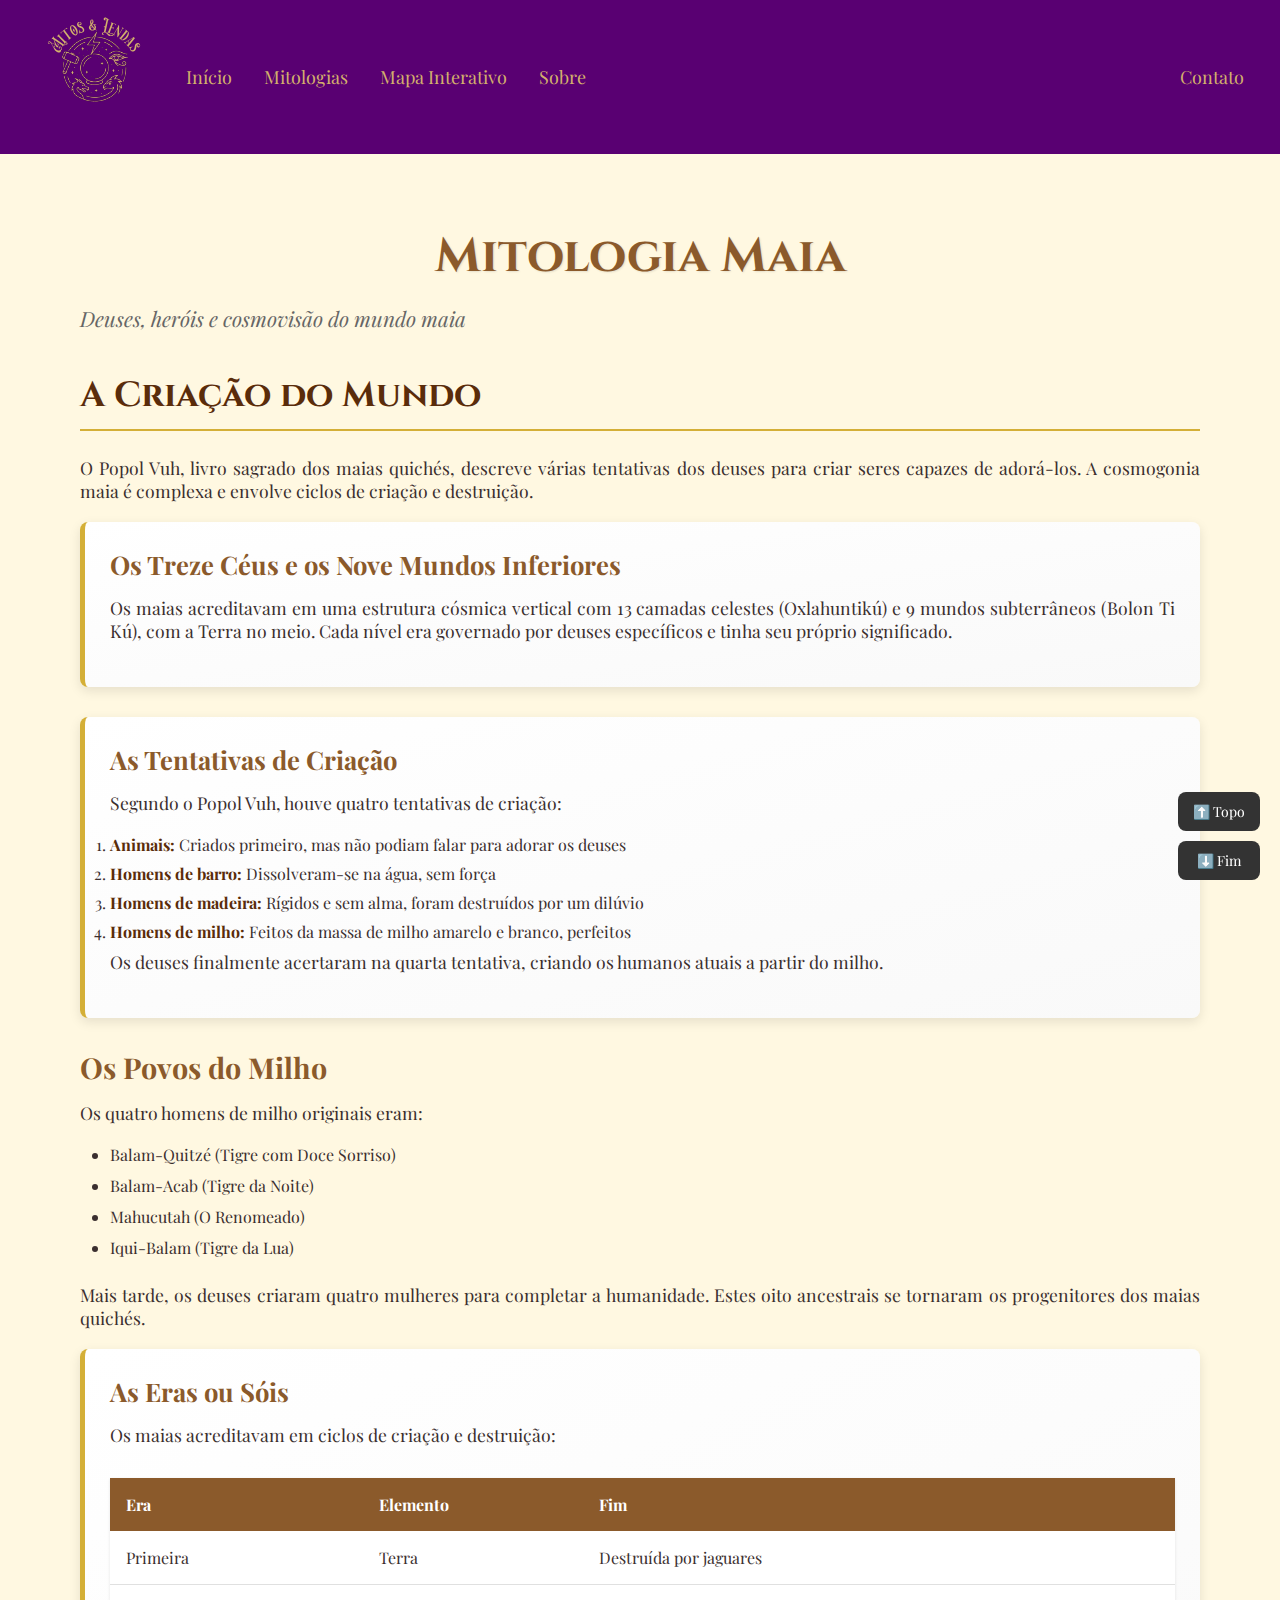
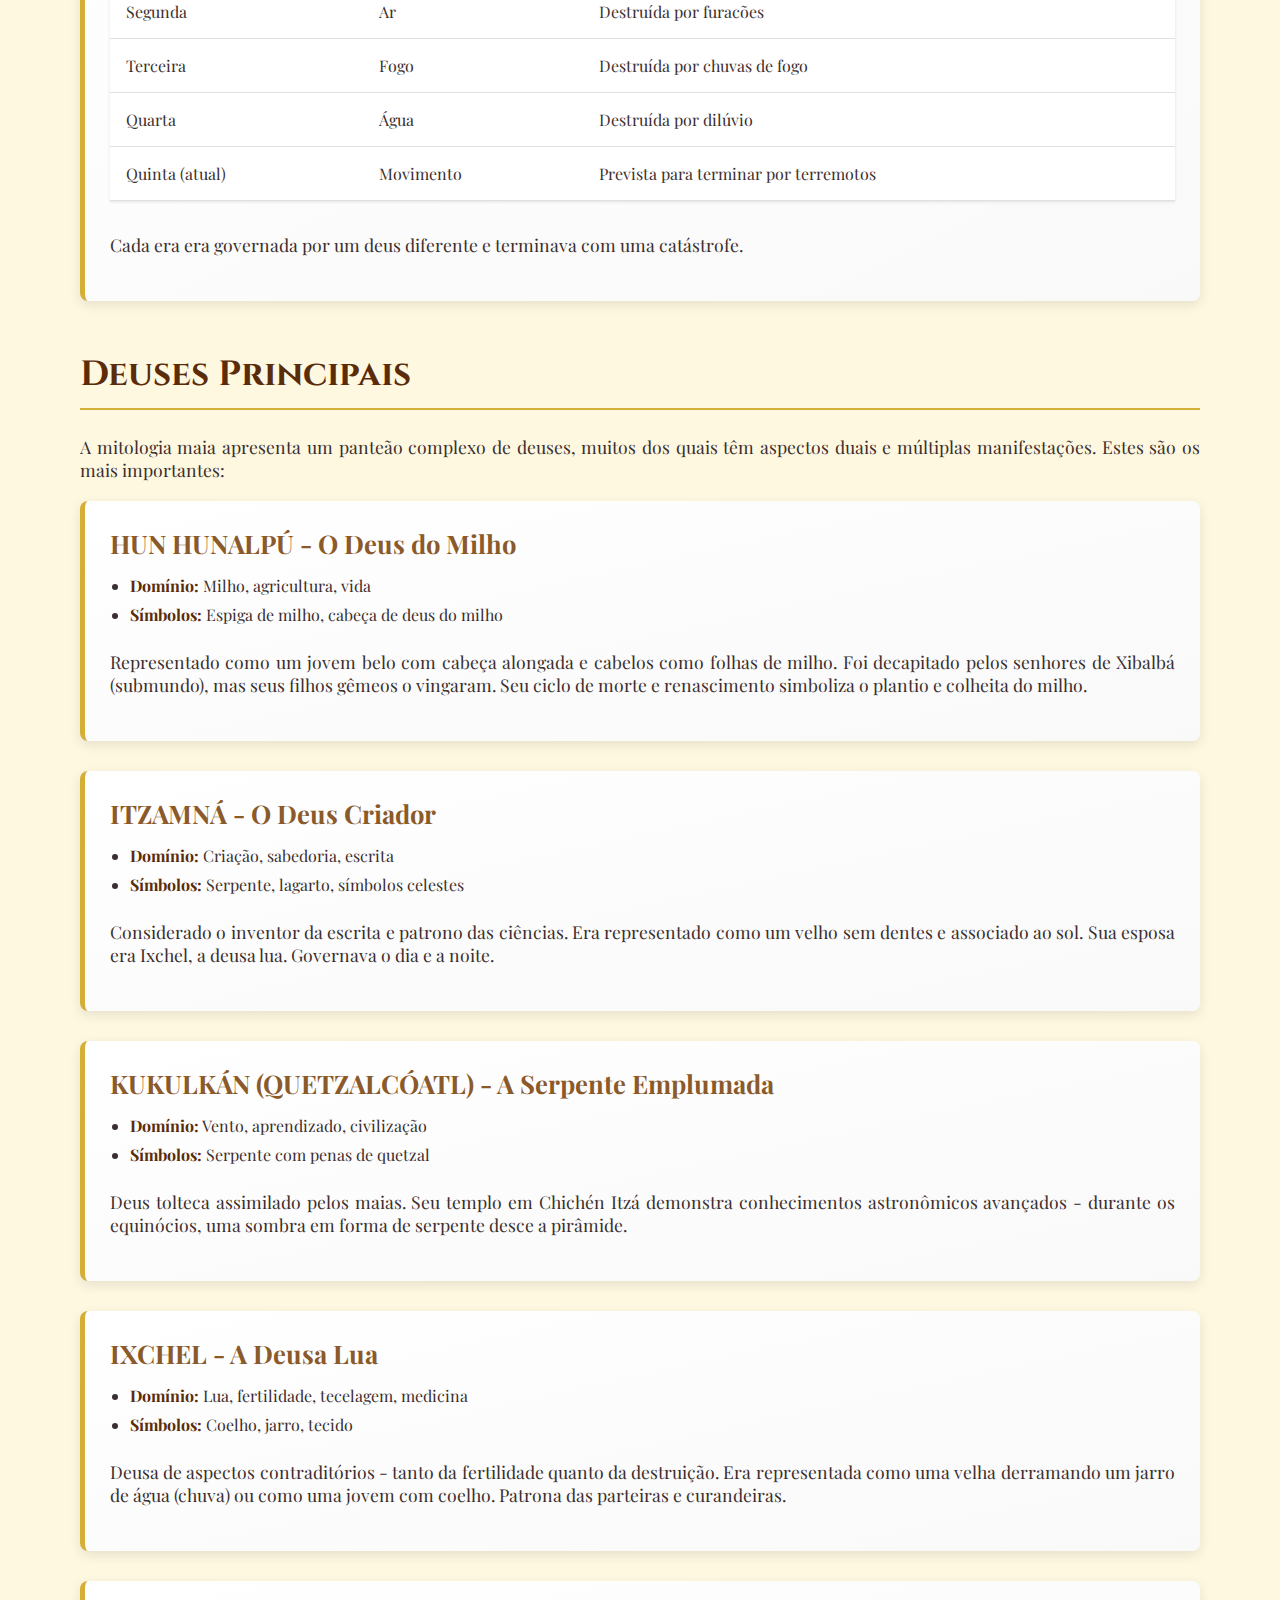
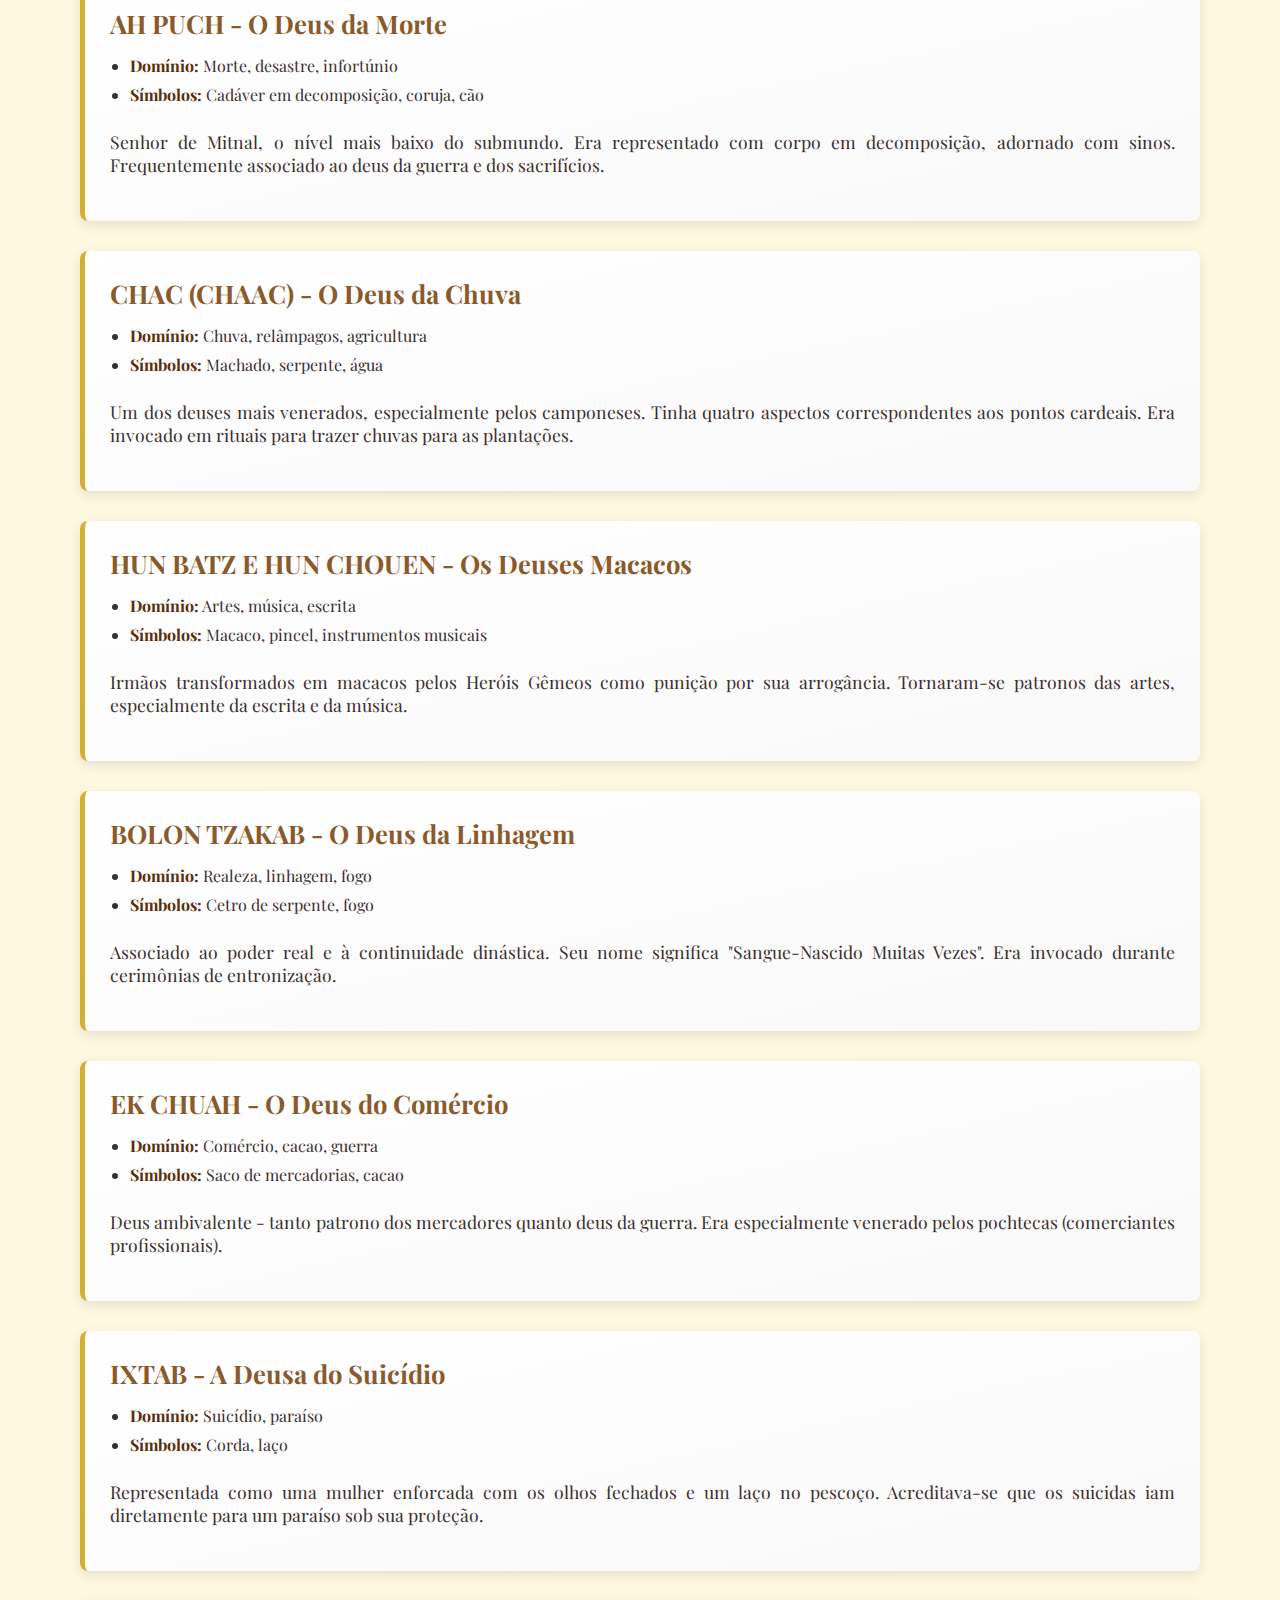
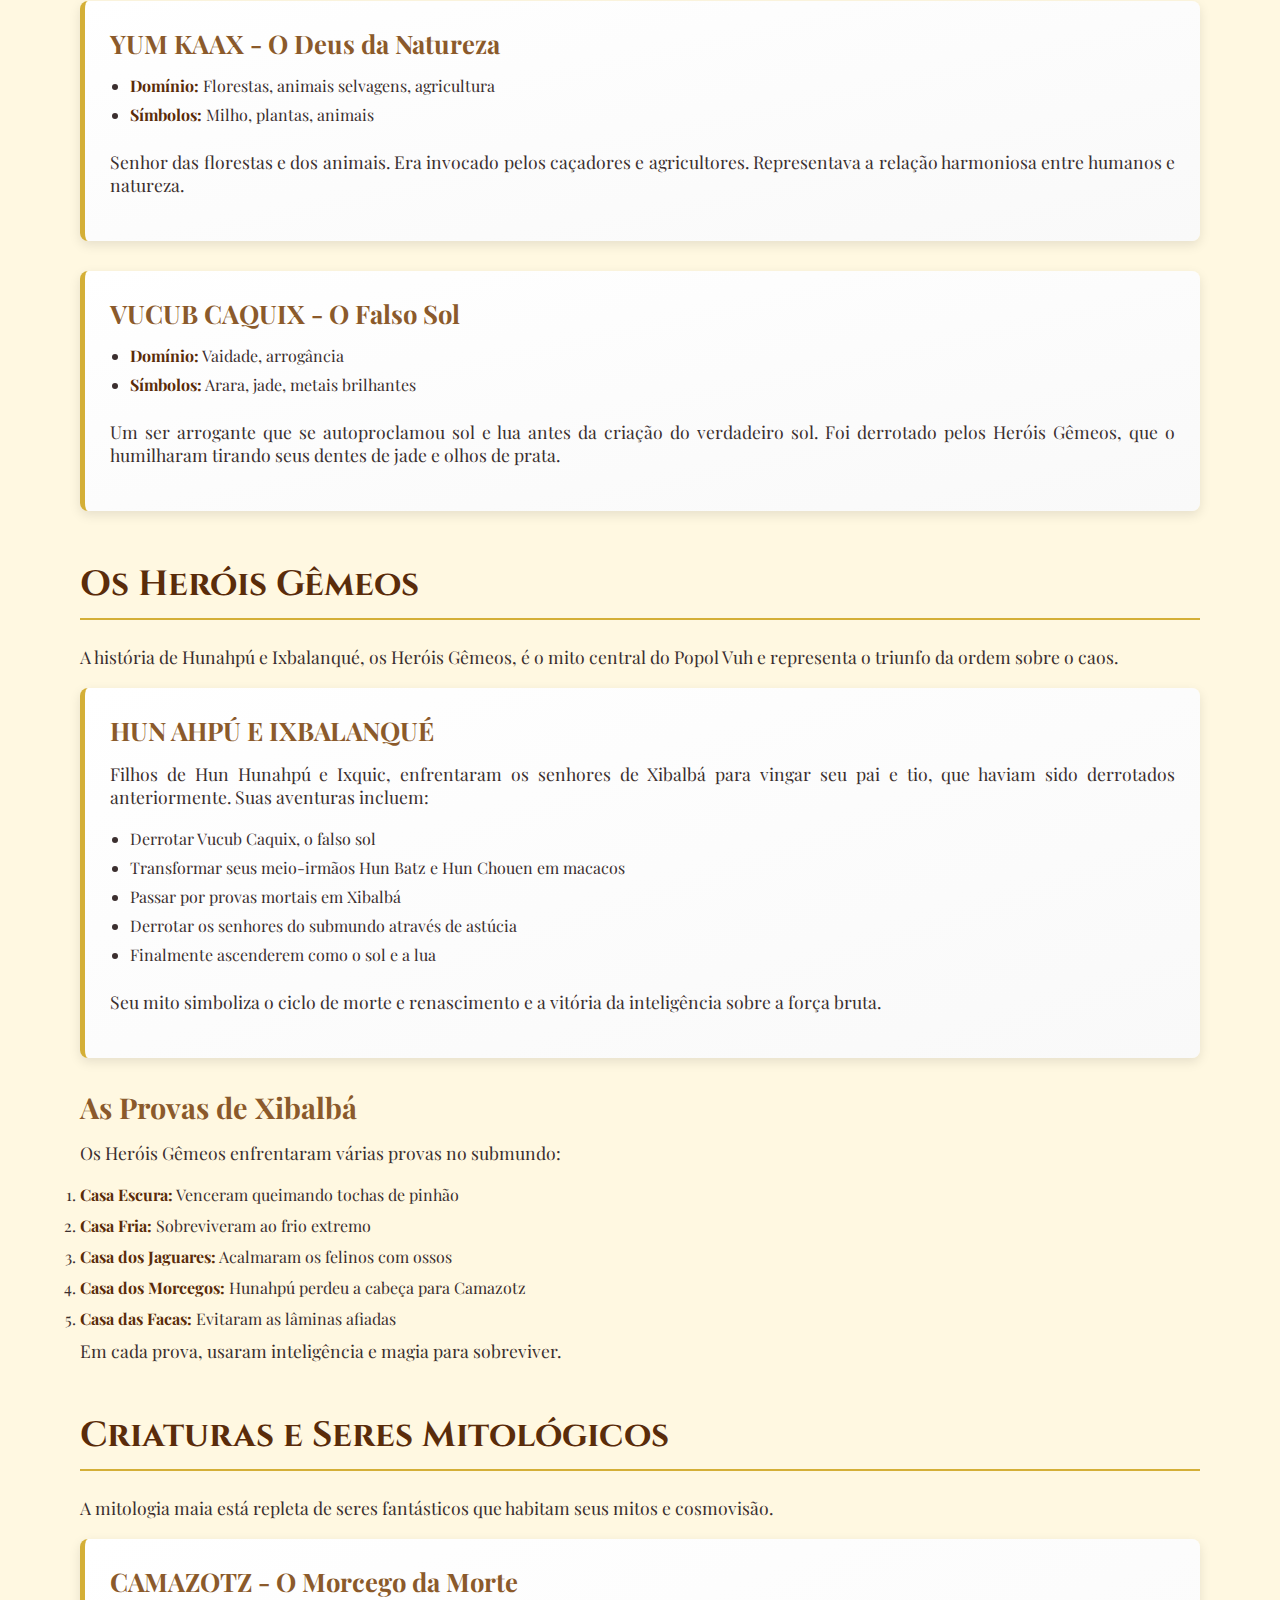
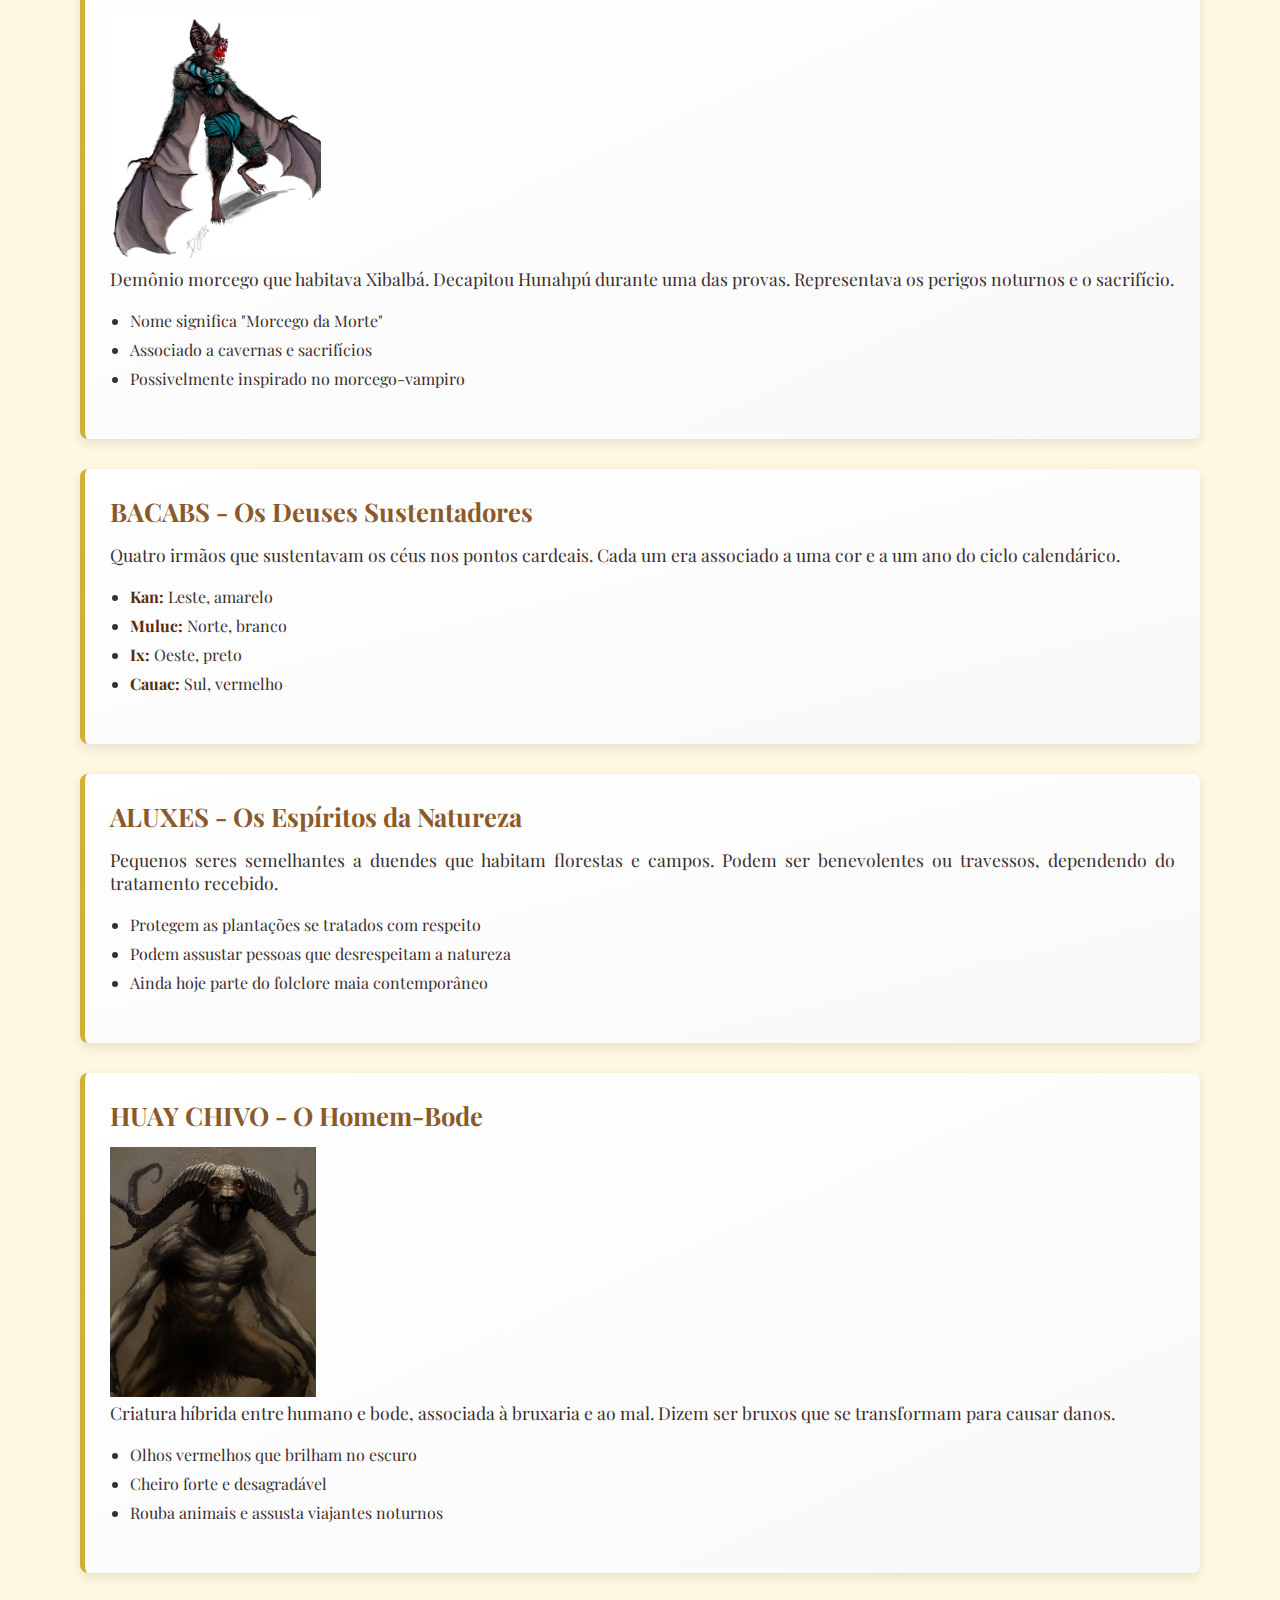
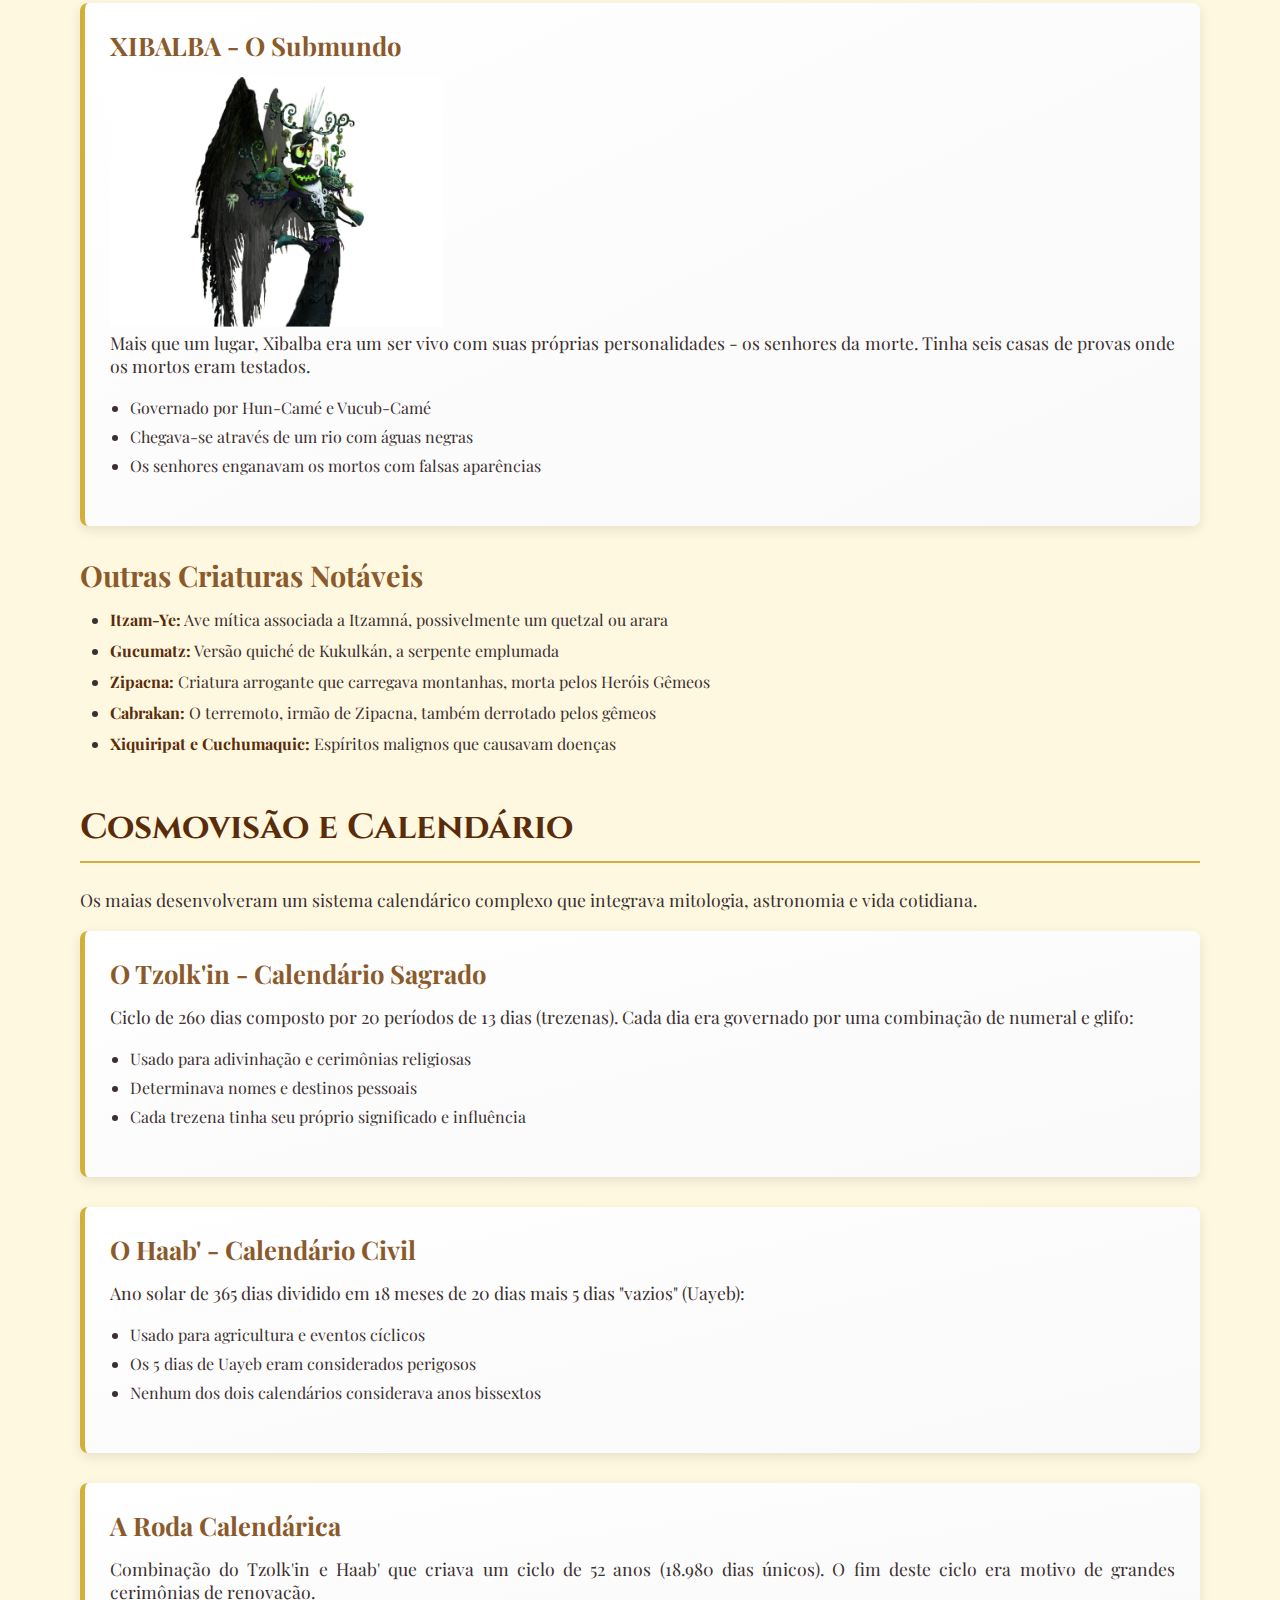
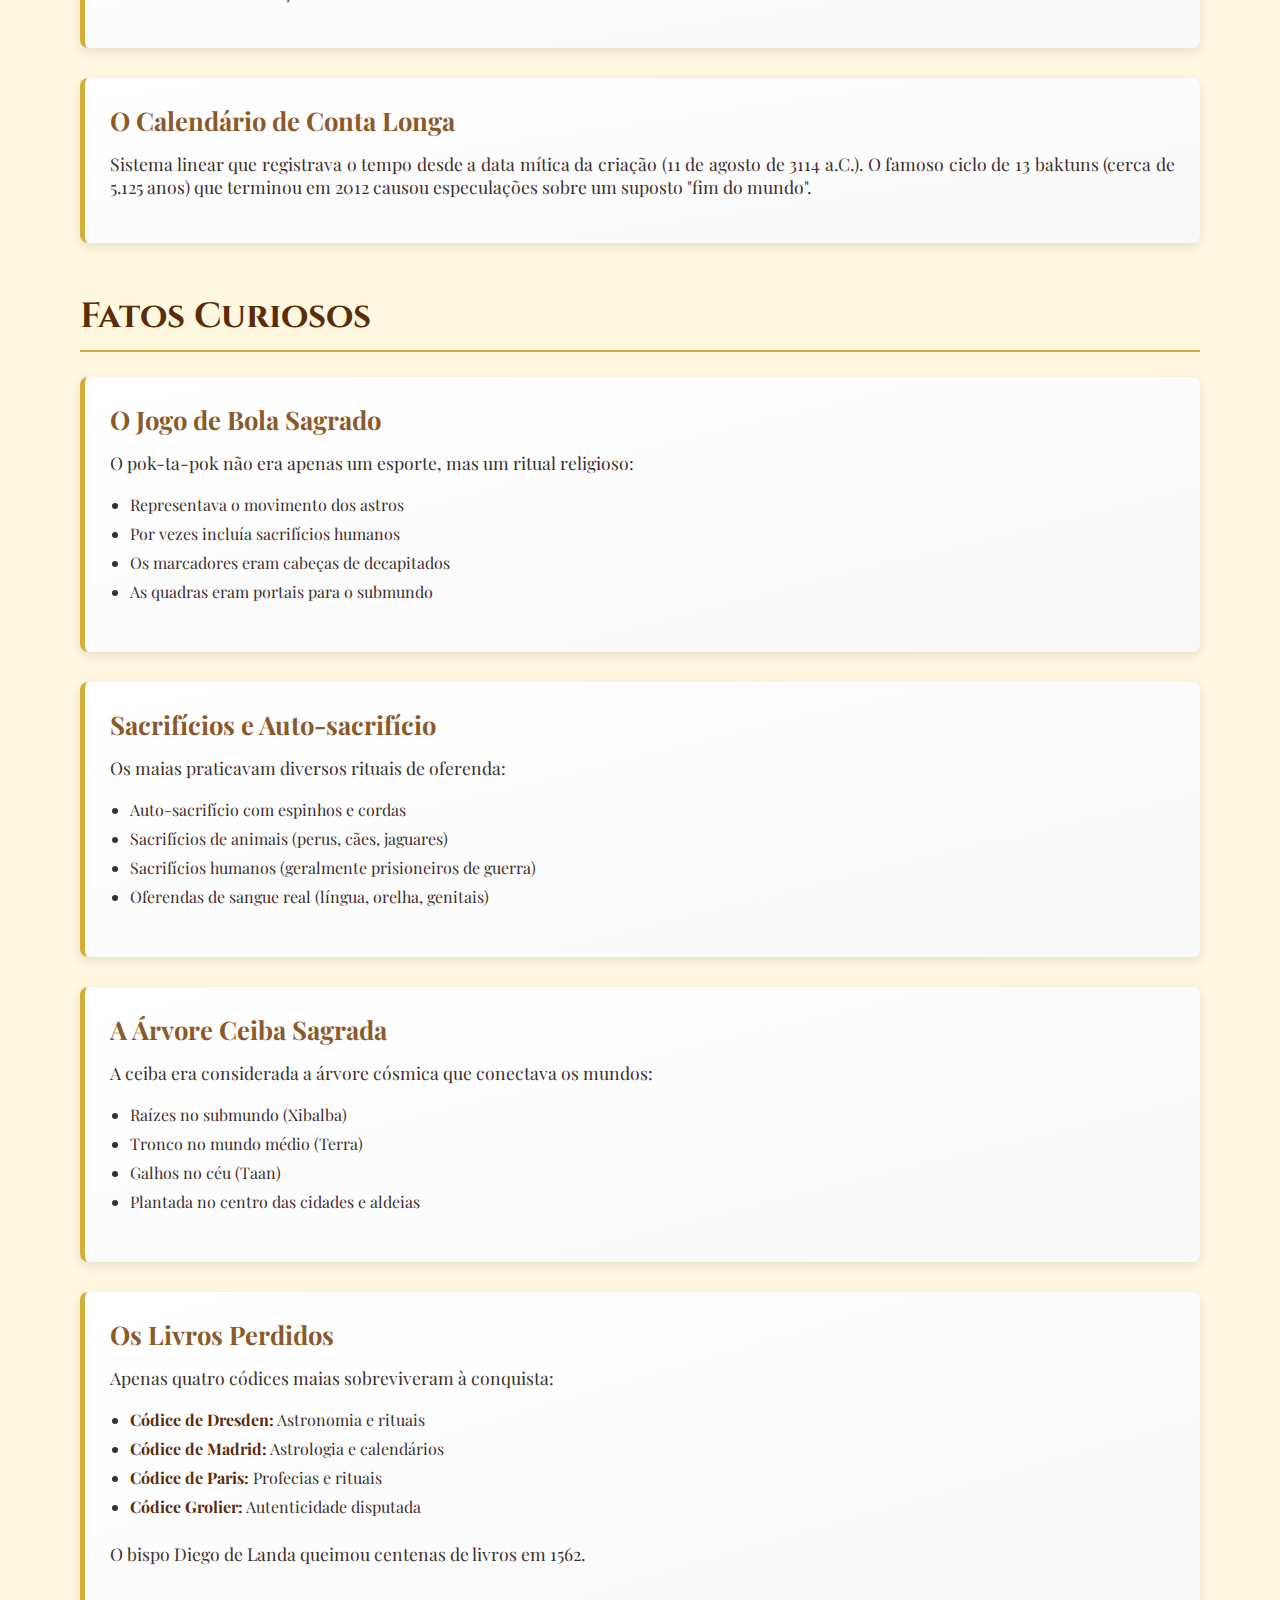
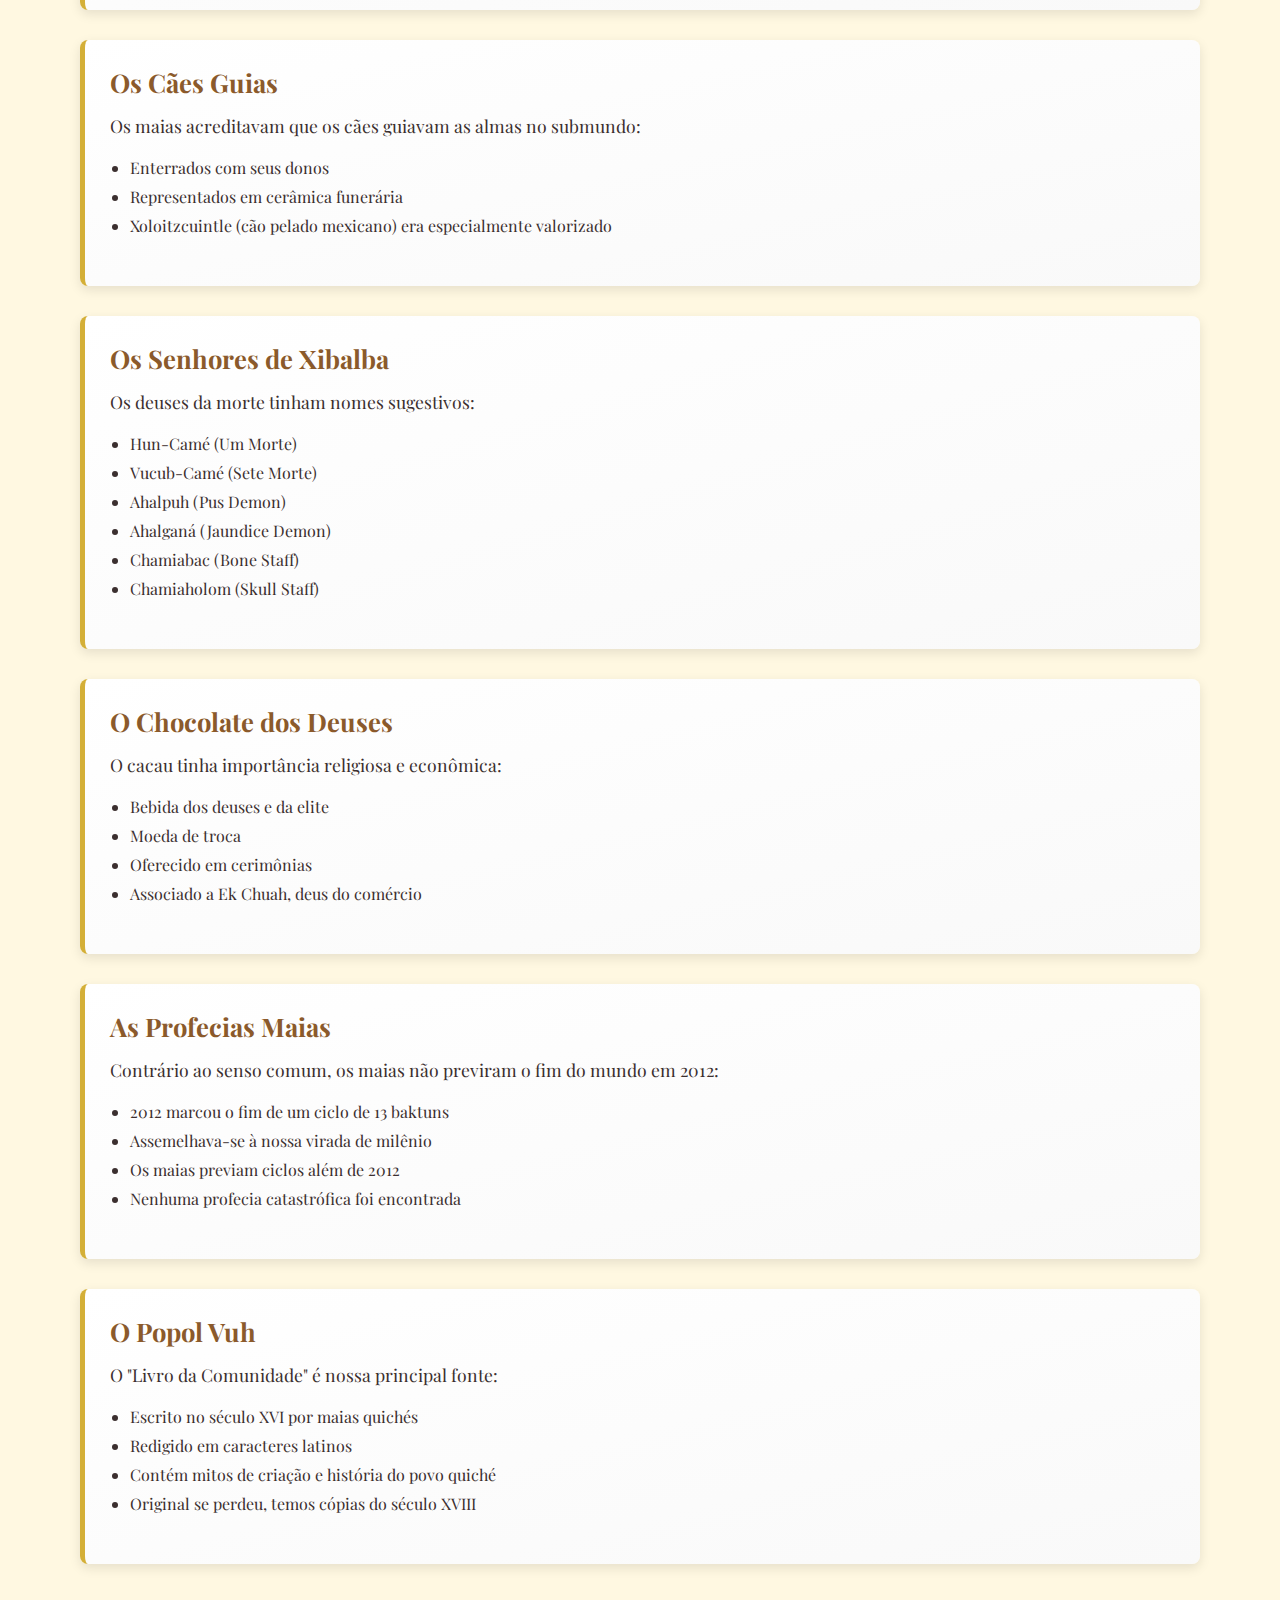
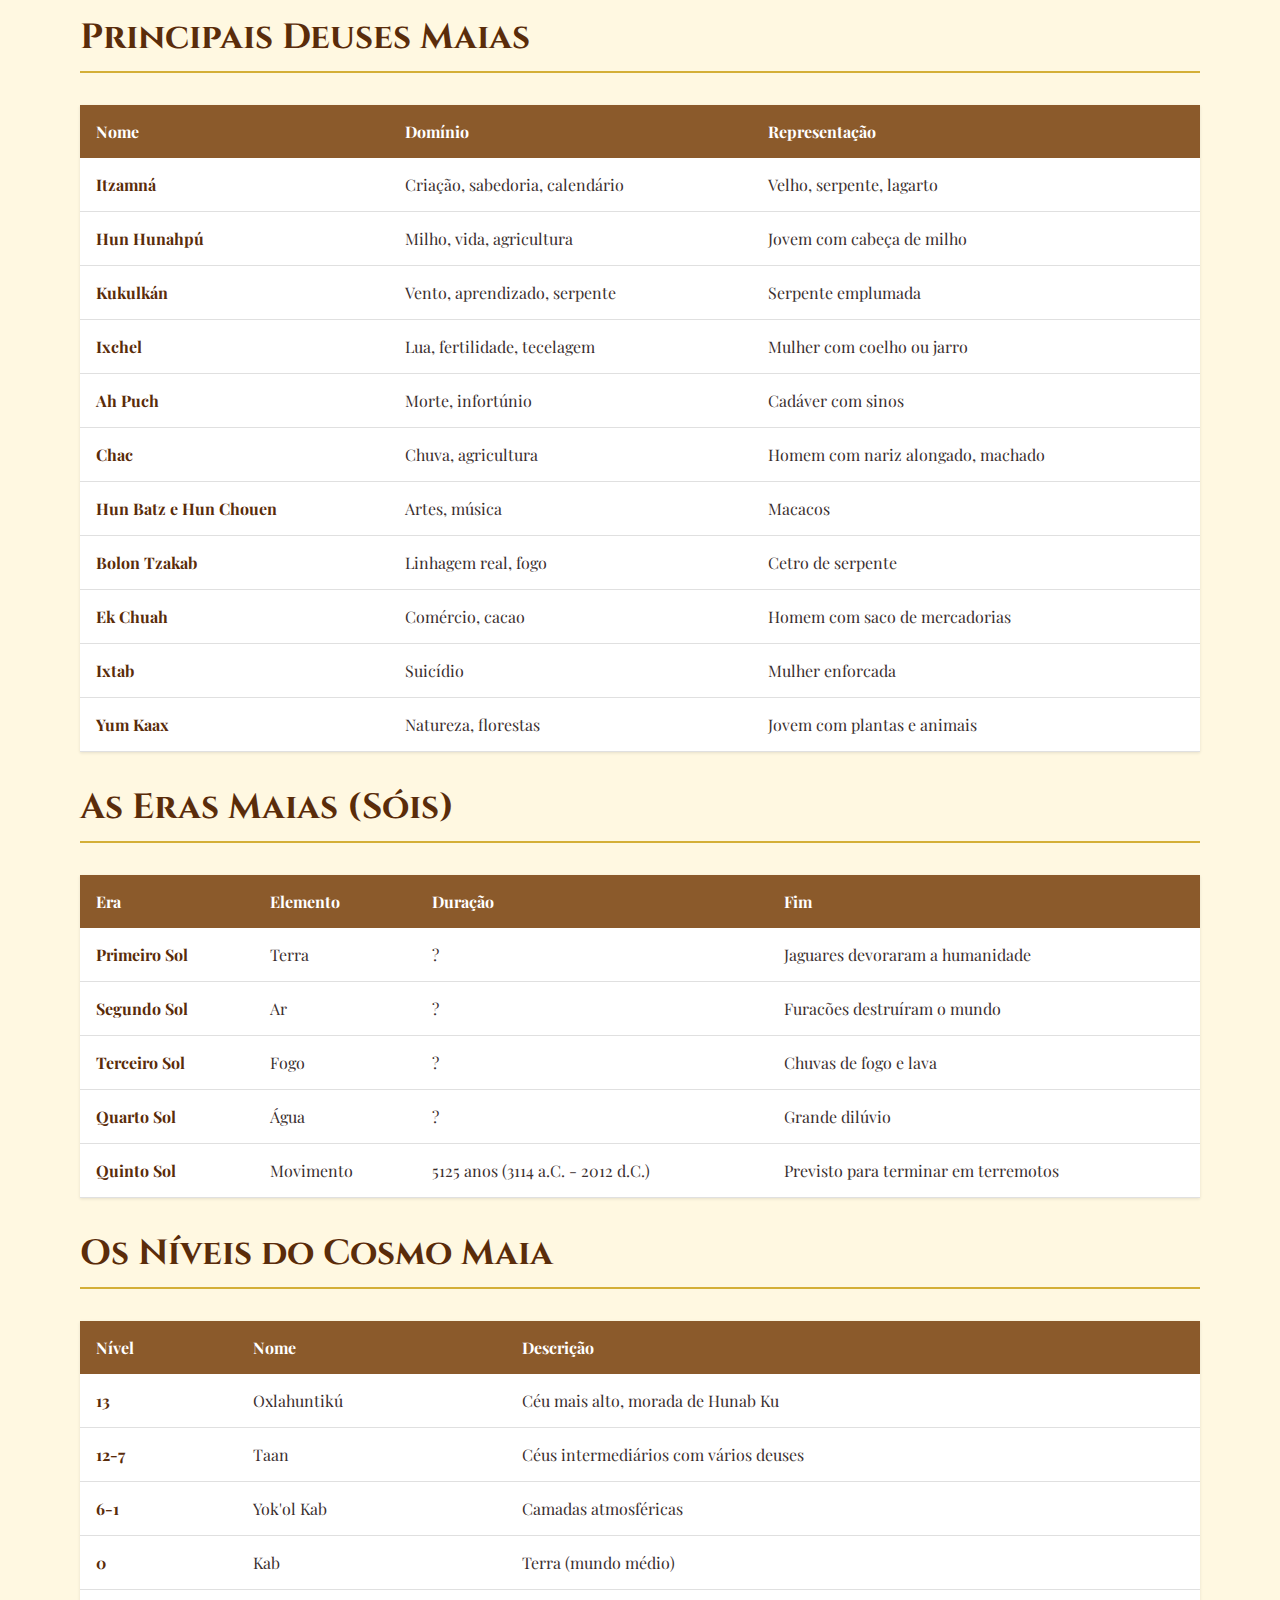
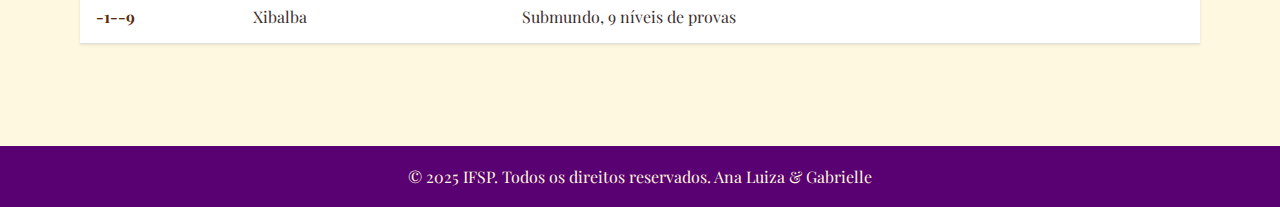
<file: paginas/maia.html>
<!DOCTYPE html>
<html lang="pt-br">

<head>
    <meta charset="UTF-8">
    <meta name="viewport" content="width=device-width, initial-scale=1.0">
    <title>Mitologia Maia</title>
    <link rel="stylesheet" href="../css/navbar.css">
    <link rel="stylesheet" href="../css/mitologias.css">
    <link
        href="https://fonts.googleapis.com/css2?family=Cinzel:wght@400;700&family=Playfair+Display:wght@400;700&family=Roboto:wght@300;400;700&display=swap"
        rel="stylesheet">
</head>

<body>
    <!-- Navbar -->
    <div class="navbar">
        <div class="logo">
            <a href="../index.html"><img src="../images/logos/1.svg" alt="Logo do site"></a>
        </div>
        <a href="../index.html">Início</a>
        <div class="dropdown">
            <button class="dropbtn">Mitologias</button>
            <div class="dropdown-content">
                <a href="egipcia.html">Egípcia</a>
                <a href="grega.html">Grega</a>
                <a href="japonesa.html">Japonesa</a>
                <a href="maia.html">Maia</a>
                <a href="nordica.html">Nórdica</a>
                <a href="romana.html">Romana</a>
            </div>
        </div>
        <a href="mapa.html">Mapa Interativo</a>
        <a href="../paginas/sobre.html">Sobre</a>
        <div class="spacer"></div>
        <a href="contato.html">Contato</a>
    </div>
    <a id="topo"></a>
    <main class="mitologia-content">
        <header class="mitologia-header">
            <h1>Mitologia Maia</h1>
            <p>Deuses, heróis e cosmovisão do mundo maia</p>
        </header>

        <section id="origem">
            <h2>A Criação do Mundo</h2>
            <p>O Popol Vuh, livro sagrado dos maias quichés, descreve várias tentativas dos deuses para criar seres
                capazes de adorá-los. A cosmogonia maia é complexa e envolve ciclos de criação e destruição.</p>

            <div class="curiosity-card">
                <h3>Os Treze Céus e os Nove Mundos Inferiores</h3>
                <p>Os maias acreditavam em uma estrutura cósmica vertical com 13 camadas celestes (Oxlahuntikú) e 9
                    mundos subterrâneos (Bolon Ti Kú), com a Terra no meio. Cada nível era governado por deuses
                    específicos e tinha seu próprio significado.</p>
            </div>

            <div class="god-card">
                <h3>As Tentativas de Criação</h3>
                <p>Segundo o Popol Vuh, houve quatro tentativas de criação:</p>
                <ol>
                    <li><strong>Animais:</strong> Criados primeiro, mas não podiam falar para adorar os deuses</li>
                    <li><strong>Homens de barro:</strong> Dissolveram-se na água, sem força</li>
                    <li><strong>Homens de madeira:</strong> Rígidos e sem alma, foram destruídos por um dilúvio</li>
                    <li><strong>Homens de milho:</strong> Feitos da massa de milho amarelo e branco, perfeitos</li>
                </ol>
                <p>Os deuses finalmente acertaram na quarta tentativa, criando os humanos atuais a partir do milho.</p>
            </div>

            <h3>Os Povos do Milho</h3>
            <p>Os quatro homens de milho originais eram:</p>
            <ul>
                <li>Balam-Quitzé (Tigre com Doce Sorriso)</li>
                <li>Balam-Acab (Tigre da Noite)</li>
                <li>Mahucutah (O Renomeado)</li>
                <li>Iqui-Balam (Tigre da Lua)</li>
            </ul>
            <p>Mais tarde, os deuses criaram quatro mulheres para completar a humanidade. Estes oito ancestrais se
                tornaram os progenitores dos maias quichés.</p>

            <div class="god-card">
                <h3>As Eras ou Sóis</h3>
                <p>Os maias acreditavam em ciclos de criação e destruição:</p>
                <table>
                    <tr>
                        <th>Era</th>
                        <th>Elemento</th>
                        <th>Fim</th>
                    </tr>
                    <tr>
                        <td>Primeira</td>
                        <td>Terra</td>
                        <td>Destruída por jaguares</td>
                    </tr>
                    <tr>
                        <td>Segunda</td>
                        <td>Ar</td>
                        <td>Destruída por furacões</td>
                    </tr>
                    <tr>
                        <td>Terceira</td>
                        <td>Fogo</td>
                        <td>Destruída por chuvas de fogo</td>
                    </tr>
                    <tr>
                        <td>Quarta</td>
                        <td>Água</td>
                        <td>Destruída por dilúvio</td>
                    </tr>
                    <tr>
                        <td>Quinta (atual)</td>
                        <td>Movimento</td>
                        <td>Prevista para terminar por terremotos</td>
                    </tr>
                </table>
                <p>Cada era era governada por um deus diferente e terminava com uma catástrofe.</p>
            </div>
        </section>

        <section id="deuses">
            <h2>Deuses Principais</h2>
            <p>A mitologia maia apresenta um panteão complexo de deuses, muitos dos quais têm aspectos duais e múltiplas
                manifestações. Estes são os mais importantes:</p>

            <div class="god-card">
                <h3>HUN HUNALPÚ - O Deus do Milho</h3>
                <ul>
                    <li><strong>Domínio:</strong> Milho, agricultura, vida</li>
                    <li><strong>Símbolos:</strong> Espiga de milho, cabeça de deus do milho</li>
                </ul>
                <p>Representado como um jovem belo com cabeça alongada e cabelos como folhas de milho. Foi decapitado
                    pelos senhores de Xibalbá (submundo), mas seus filhos gêmeos o vingaram. Seu ciclo de morte e
                    renascimento simboliza o plantio e colheita do milho.</p>
            </div>

            <div class="god-card">
                <h3>ITZAMNÁ - O Deus Criador</h3>
                <ul>
                    <li><strong>Domínio:</strong> Criação, sabedoria, escrita</li>
                    <li><strong>Símbolos:</strong> Serpente, lagarto, símbolos celestes</li>
                </ul>
                <p>Considerado o inventor da escrita e patrono das ciências. Era representado como um velho sem dentes e
                    associado ao sol. Sua esposa era Ixchel, a deusa lua. Governava o dia e a noite.</p>
            </div>

            <div class="god-card">
                <h3>KUKULKÁN (QUETZALCÓATL) - A Serpente Emplumada</h3>
                <ul>
                    <li><strong>Domínio:</strong> Vento, aprendizado, civilização</li>
                    <li><strong>Símbolos:</strong> Serpente com penas de quetzal</li>
                </ul>
                <p>Deus tolteca assimilado pelos maias. Seu templo em Chichén Itzá demonstra conhecimentos astronômicos
                    avançados - durante os equinócios, uma sombra em forma de serpente desce a pirâmide.</p>
            </div>

            <div class="god-card">
                <h3>IXCHEL - A Deusa Lua</h3>
                <ul>
                    <li><strong>Domínio:</strong> Lua, fertilidade, tecelagem, medicina</li>
                    <li><strong>Símbolos:</strong> Coelho, jarro, tecido</li>
                </ul>
                <p>Deusa de aspectos contraditórios - tanto da fertilidade quanto da destruição. Era representada como
                    uma velha derramando um jarro de água (chuva) ou como uma jovem com coelho. Patrona das parteiras e
                    curandeiras.</p>
            </div>

            <div class="god-card">
                <h3>AH PUCH - O Deus da Morte</h3>
                <ul>
                    <li><strong>Domínio:</strong> Morte, desastre, infortúnio</li>
                    <li><strong>Símbolos:</strong> Cadáver em decomposição, coruja, cão</li>
                </ul>
                <p>Senhor de Mitnal, o nível mais baixo do submundo. Era representado com corpo em decomposição,
                    adornado com sinos. Frequentemente associado ao deus da guerra e dos sacrifícios.</p>
            </div>

            <div class="god-card">
                <h3>CHAC (CHAAC) - O Deus da Chuva</h3>
                <ul>
                    <li><strong>Domínio:</strong> Chuva, relâmpagos, agricultura</li>
                    <li><strong>Símbolos:</strong> Machado, serpente, água</li>
                </ul>
                <p>Um dos deuses mais venerados, especialmente pelos camponeses. Tinha quatro aspectos correspondentes
                    aos pontos cardeais. Era invocado em rituais para trazer chuvas para as plantações.</p>
            </div>

            <div class="god-card">
                <h3>HUN BATZ E HUN CHOUEN - Os Deuses Macacos</h3>
                <ul>
                    <li><strong>Domínio:</strong> Artes, música, escrita</li>
                    <li><strong>Símbolos:</strong> Macaco, pincel, instrumentos musicais</li>
                </ul>
                <p>Irmãos transformados em macacos pelos Heróis Gêmeos como punição por sua arrogância. Tornaram-se
                    patronos das artes, especialmente da escrita e da música.</p>
            </div>

            <div class="god-card">
                <h3>BOLON TZAKAB - O Deus da Linhagem</h3>
                <ul>
                    <li><strong>Domínio:</strong> Realeza, linhagem, fogo</li>
                    <li><strong>Símbolos:</strong> Cetro de serpente, fogo</li>
                </ul>
                <p>Associado ao poder real e à continuidade dinástica. Seu nome significa "Sangue-Nascido Muitas Vezes".
                    Era invocado durante cerimônias de entronização.</p>
            </div>

            <div class="god-card">
                <h3>EK CHUAH - O Deus do Comércio</h3>
                <ul>
                    <li><strong>Domínio:</strong> Comércio, cacao, guerra</li>
                    <li><strong>Símbolos:</strong> Saco de mercadorias, cacao</li>
                </ul>
                <p>Deus ambivalente - tanto patrono dos mercadores quanto deus da guerra. Era especialmente venerado
                    pelos pochtecas (comerciantes profissionais).</p>
            </div>

            <div class="god-card">
                <h3>IXTAB - A Deusa do Suicídio</h3>
                <ul>
                    <li><strong>Domínio:</strong> Suicídio, paraíso</li>
                    <li><strong>Símbolos:</strong> Corda, laço</li>
                </ul>
                <p>Representada como uma mulher enforcada com os olhos fechados e um laço no pescoço. Acreditava-se que
                    os suicidas iam diretamente para um paraíso sob sua proteção.</p>
            </div>

            <div class="god-card">
                <h3>YUM KAAX - O Deus da Natureza</h3>
                <ul>
                    <li><strong>Domínio:</strong> Florestas, animais selvagens, agricultura</li>
                    <li><strong>Símbolos:</strong> Milho, plantas, animais</li>
                </ul>
                <p>Senhor das florestas e dos animais. Era invocado pelos caçadores e agricultores. Representava a
                    relação harmoniosa entre humanos e natureza.</p>
            </div>

            <div class="god-card">
                <h3>VUCUB CAQUIX - O Falso Sol</h3>
                <ul>
                    <li><strong>Domínio:</strong> Vaidade, arrogância</li>
                    <li><strong>Símbolos:</strong> Arara, jade, metais brilhantes</li>
                </ul>
                <p>Um ser arrogante que se autoproclamou sol e lua antes da criação do verdadeiro sol. Foi derrotado
                    pelos Heróis Gêmeos, que o humilharam tirando seus dentes de jade e olhos de prata.</p>
            </div>
        </section>

        <section id="herois">
            <h2>Os Heróis Gêmeos</h2>
            <p>A história de Hunahpú e Ixbalanqué, os Heróis Gêmeos, é o mito central do Popol Vuh e representa o
                triunfo da ordem sobre o caos.</p>

            <div class="god-card">
                <h3>HUN AHPÚ E IXBALANQUÉ</h3>
                <p>Filhos de Hun Hunahpú e Ixquic, enfrentaram os senhores de Xibalbá para vingar seu pai e tio, que
                    haviam sido derrotados anteriormente. Suas aventuras incluem:</p>
                <ul>
                    <li>Derrotar Vucub Caquix, o falso sol</li>
                    <li>Transformar seus meio-irmãos Hun Batz e Hun Chouen em macacos</li>
                    <li>Passar por provas mortais em Xibalbá</li>
                    <li>Derrotar os senhores do submundo através de astúcia</li>
                    <li>Finalmente ascenderem como o sol e a lua</li>
                </ul>
                <p>Seu mito simboliza o ciclo de morte e renascimento e a vitória da inteligência sobre a força bruta.
                </p>
            </div>

            <h3>As Provas de Xibalbá</h3>
            <p>Os Heróis Gêmeos enfrentaram várias provas no submundo:</p>
            <ol>
                <li><strong>Casa Escura:</strong> Venceram queimando tochas de pinhão</li>
                <li><strong>Casa Fria:</strong> Sobreviveram ao frio extremo</li>
                <li><strong>Casa dos Jaguares:</strong> Acalmaram os felinos com ossos</li>
                <li><strong>Casa dos Morcegos:</strong> Hunahpú perdeu a cabeça para Camazotz</li>
                <li><strong>Casa das Facas:</strong> Evitaram as lâminas afiadas</li>
            </ol>
            <p>Em cada prova, usaram inteligência e magia para sobreviver.</p>
        </section>

        <section id="criaturas">
            <h2>Criaturas e Seres Mitológicos</h2>
            <p>A mitologia maia está repleta de seres fantásticos que habitam seus mitos e cosmovisão.</p>

            <div class="creature-card">
                <h3>CAMAZOTZ - O Morcego da Morte</h3>
                <img src="../images/CAMAZOTZ.jpg" alt="CAMAZOTZ">
                <p>Demônio morcego que habitava Xibalbá. Decapitou Hunahpú durante uma das provas. Representava os
                    perigos noturnos e o sacrifício.</p>
                <ul>
                    <li>Nome significa "Morcego da Morte"</li>
                    <li>Associado a cavernas e sacrifícios</li>
                    <li>Possivelmente inspirado no morcego-vampiro</li>
                </ul>
            </div>

            <div class="creature-card">
                <h3>BACABS - Os Deuses Sustentadores</h3>

                <p>Quatro irmãos que sustentavam os céus nos pontos cardeais. Cada um era associado a uma cor e a um ano
                    do ciclo calendárico.</p>
                <ul>
                    <li><strong>Kan:</strong> Leste, amarelo</li>
                    <li><strong>Muluc:</strong> Norte, branco</li>
                    <li><strong>Ix:</strong> Oeste, preto</li>
                    <li><strong>Cauac:</strong> Sul, vermelho</li>
                </ul>
            </div>

            <div class="creature-card">
                <h3>ALUXES - Os Espíritos da Natureza</h3>
                <p>Pequenos seres semelhantes a duendes que habitam florestas e campos. Podem ser benevolentes ou
                    travessos, dependendo do tratamento recebido.</p>
                <ul>
                    <li>Protegem as plantações se tratados com respeito</li>
                    <li>Podem assustar pessoas que desrespeitam a natureza</li>
                    <li>Ainda hoje parte do folclore maia contemporâneo</li>
                </ul>
            </div>

            <div class="creature-card">
                <h3>HUAY CHIVO - O Homem-Bode</h3>
                <img src="../images/HUAY CHIVO.jpg" alt="HUAY CHIVO">
                <p>Criatura híbrida entre humano e bode, associada à bruxaria e ao mal. Dizem ser bruxos que se
                    transformam para causar danos.</p>
                <ul>
                    <li>Olhos vermelhos que brilham no escuro</li>
                    <li>Cheiro forte e desagradável</li>
                    <li>Rouba animais e assusta viajantes noturnos</li>
                </ul>
            </div>

            <div class="creature-card">
                <h3>XIBALBA - O Submundo</h3>
                <img src="../images/XIBALBA.webp" alt="XIBALBA">
                <p>Mais que um lugar, Xibalba era um ser vivo com suas próprias personalidades - os senhores da morte.
                    Tinha seis casas de provas onde os mortos eram testados.</p>
                <ul>
                    <li>Governado por Hun-Camé e Vucub-Camé</li>
                    <li>Chegava-se através de um rio com águas negras</li>
                    <li>Os senhores enganavam os mortos com falsas aparências</li>
                </ul>
            </div>

            <h3>Outras Criaturas Notáveis</h3>
            <ul class="other-creatures">
                <li><strong>Itzam-Ye:</strong> Ave mítica associada a Itzamná, possivelmente um quetzal ou arara</li>
                <li><strong>Gucumatz:</strong> Versão quiché de Kukulkán, a serpente emplumada</li>
                <li><strong>Zipacna:</strong> Criatura arrogante que carregava montanhas, morta pelos Heróis Gêmeos</li>
                <li><strong>Cabrakan:</strong> O terremoto, irmão de Zipacna, também derrotado pelos gêmeos</li>
                <li><strong>Xiquiripat e Cuchumaquic:</strong> Espíritos malignos que causavam doenças</li>
            </ul>
        </section>

        <section id="calendario">
            <h2>Cosmovisão e Calendário</h2>
            <p>Os maias desenvolveram um sistema calendárico complexo que integrava mitologia, astronomia e vida
                cotidiana.</p>

            <div class="god-card">
                <h3>O Tzolk'in - Calendário Sagrado</h3>
                <p>Ciclo de 260 dias composto por 20 períodos de 13 dias (trezenas). Cada dia era governado por uma
                    combinação de numeral e glifo:</p>
                <ul>
                    <li>Usado para adivinhação e cerimônias religiosas</li>
                    <li>Determinava nomes e destinos pessoais</li>
                    <li>Cada trezena tinha seu próprio significado e influência</li>
                </ul>
            </div>

            <div class="god-card">
                <h3>O Haab' - Calendário Civil</h3>
                <p>Ano solar de 365 dias dividido em 18 meses de 20 dias mais 5 dias "vazios" (Uayeb):</p>
                <ul>
                    <li>Usado para agricultura e eventos cíclicos</li>
                    <li>Os 5 dias de Uayeb eram considerados perigosos</li>
                    <li>Nenhum dos dois calendários considerava anos bissextos</li>
                </ul>
            </div>

            <div class="curiosity-card">
                <h3>A Roda Calendárica</h3>
                <p>Combinação do Tzolk'in e Haab' que criava um ciclo de 52 anos (18.980 dias únicos). O fim deste ciclo
                    era motivo de grandes cerimônias de renovação.</p>
            </div>

            <div class="curiosity-card">
                <h3>O Calendário de Conta Longa</h3>
                <p>Sistema linear que registrava o tempo desde a data mítica da criação (11 de agosto de 3114 a.C.). O
                    famoso ciclo de 13 baktuns (cerca de 5.125 anos) que terminou em 2012 causou especulações sobre um
                    suposto "fim do mundo".</p>
            </div>
        </section>

        <section id="curiosidades">
            <h2>Fatos Curiosos</h2>

            <div class="curiosity-card">
                <h3>O Jogo de Bola Sagrado</h3>
                <p>O pok-ta-pok não era apenas um esporte, mas um ritual religioso:</p>
                <ul>
                    <li>Representava o movimento dos astros</li>
                    <li>Por vezes incluía sacrifícios humanos</li>
                    <li>Os marcadores eram cabeças de decapitados</li>
                    <li>As quadras eram portais para o submundo</li>
                </ul>
            </div>

            <div class="curiosity-card">
                <h3>Sacrifícios e Auto-sacrifício</h3>
                <p>Os maias praticavam diversos rituais de oferenda:</p>
                <ul>
                    <li>Auto-sacrifício com espinhos e cordas</li>
                    <li>Sacrifícios de animais (perus, cães, jaguares)</li>
                    <li>Sacrifícios humanos (geralmente prisioneiros de guerra)</li>
                    <li>Oferendas de sangue real (língua, orelha, genitais)</li>
                </ul>
            </div>

            <div class="curiosity-card">
                <h3>A Árvore Ceiba Sagrada</h3>
                <p>A ceiba era considerada a árvore cósmica que conectava os mundos:</p>
                <ul>
                    <li>Raízes no submundo (Xibalba)</li>
                    <li>Tronco no mundo médio (Terra)</li>
                    <li>Galhos no céu (Taan)</li>
                    <li>Plantada no centro das cidades e aldeias</li>
                </ul>
            </div>

            <div class="curiosity-card">
                <h3>Os Livros Perdidos</h3>
                <p>Apenas quatro códices maias sobreviveram à conquista:</p>
                <ul>
                    <li><strong>Códice de Dresden:</strong> Astronomia e rituais</li>
                    <li><strong>Códice de Madrid:</strong> Astrologia e calendários</li>
                    <li><strong>Códice de Paris:</strong> Profecias e rituais</li>
                    <li><strong>Códice Grolier:</strong> Autenticidade disputada</li>
                </ul>
                <p>O bispo Diego de Landa queimou centenas de livros em 1562.</p>
            </div>

            <div class="curiosity-card">
                <h3>Os Cães Guias</h3>
                <p>Os maias acreditavam que os cães guiavam as almas no submundo:</p>
                <ul>
                    <li>Enterrados com seus donos</li>
                    <li>Representados em cerâmica funerária</li>
                    <li>Xoloitzcuintle (cão pelado mexicano) era especialmente valorizado</li>
                </ul>
            </div>

            <div class="curiosity-card">
                <h3>Os Senhores de Xibalba</h3>
                <p>Os deuses da morte tinham nomes sugestivos:</p>
                <ul>
                    <li>Hun-Camé (Um Morte)</li>
                    <li>Vucub-Camé (Sete Morte)</li>
                    <li>Ahalpuh (Pus Demon)</li>
                    <li>Ahalganá (Jaundice Demon)</li>
                    <li>Chamiabac (Bone Staff)</li>
                    <li>Chamiaholom (Skull Staff)</li>
                </ul>
            </div>

            <div class="curiosity-card">
                <h3>O Chocolate dos Deuses</h3>
                <p>O cacau tinha importância religiosa e econômica:</p>
                <ul>
                    <li>Bebida dos deuses e da elite</li>
                    <li>Moeda de troca</li>
                    <li>Oferecido em cerimônias</li>
                    <li>Associado a Ek Chuah, deus do comércio</li>
                </ul>
            </div>

            <div class="curiosity-card">
                <h3>As Profecias Maias</h3>
                <p>Contrário ao senso comum, os maias não previram o fim do mundo em 2012:</p>
                <ul>
                    <li>2012 marcou o fim de um ciclo de 13 baktuns</li>
                    <li>Assemelhava-se à nossa virada de milênio</li>
                    <li>Os maias previam ciclos além de 2012</li>
                    <li>Nenhuma profecia catastrófica foi encontrada</li>
                </ul>
            </div>

            <div class="curiosity-card">
                <h3>O Popol Vuh</h3>
                <p>O "Livro da Comunidade" é nossa principal fonte:</p>
                <ul>
                    <li>Escrito no século XVI por maias quichés</li>
                    <li>Redigido em caracteres latinos</li>
                    <li>Contém mitos de criação e história do povo quiché</li>
                    <li>Original se perdeu, temos cópias do século XVIII</li>
                </ul>
            </div>
        </section>

        <h2>Principais Deuses Maias</h2>
        <table>
            <tr>
                <th>Nome</th>
                <th>Domínio</th>
                <th>Representação</th>
            </tr>
            <tr>
                <td><strong>Itzamná</strong></td>
                <td>Criação, sabedoria, calendário</td>
                <td>Velho, serpente, lagarto</td>
            </tr>
            <tr>
                <td><strong>Hun Hunahpú</strong></td>
                <td>Milho, vida, agricultura</td>
                <td>Jovem com cabeça de milho</td>
            </tr>
            <tr>
                <td><strong>Kukulkán</strong></td>
                <td>Vento, aprendizado, serpente</td>
                <td>Serpente emplumada</td>
            </tr>
            <tr>
                <td><strong>Ixchel</strong></td>
                <td>Lua, fertilidade, tecelagem</td>
                <td>Mulher com coelho ou jarro</td>
            </tr>
            <tr>
                <td><strong>Ah Puch</strong></td>
                <td>Morte, infortúnio</td>
                <td>Cadáver com sinos</td>
            </tr>
            <tr>
                <td><strong>Chac</strong></td>
                <td>Chuva, agricultura</td>
                <td>Homem com nariz alongado, machado</td>
            </tr>
            <tr>
                <td><strong>Hun Batz e Hun Chouen</strong></td>
                <td>Artes, música</td>
                <td>Macacos</td>
            </tr>
            <tr>
                <td><strong>Bolon Tzakab</strong></td>
                <td>Linhagem real, fogo</td>
                <td>Cetro de serpente</td>
            </tr>
            <tr>
                <td><strong>Ek Chuah</strong></td>
                <td>Comércio, cacao</td>
                <td>Homem com saco de mercadorias</td>
            </tr>
            <tr>
                <td><strong>Ixtab</strong></td>
                <td>Suicídio</td>
                <td>Mulher enforcada</td>
            </tr>
            <tr>
                <td><strong>Yum Kaax</strong></td>
                <td>Natureza, florestas</td>
                <td>Jovem com plantas e animais</td>
            </tr>
        </table>

        <h2>As Eras Maias (Sóis)</h2>
        <table>
            <tr>
                <th>Era</th>
                <th>Elemento</th>
                <th>Duração</th>
                <th>Fim</th>
            </tr>
            <tr>
                <td><strong>Primeiro Sol</strong></td>
                <td>Terra</td>
                <td>?</td>
                <td>Jaguares devoraram a humanidade</td>
            </tr>
            <tr>
                <td><strong>Segundo Sol</strong></td>
                <td>Ar</td>
                <td>?</td>
                <td>Furacões destruíram o mundo</td>
            </tr>
            <tr>
                <td><strong>Terceiro Sol</strong></td>
                <td>Fogo</td>
                <td>?</td>
                <td>Chuvas de fogo e lava</td>
            </tr>
            <tr>
                <td><strong>Quarto Sol</strong></td>
                <td>Água</td>
                <td>?</td>
                <td>Grande dilúvio</td>
            </tr>
            <tr>
                <td><strong>Quinto Sol</strong></td>
                <td>Movimento</td>
                <td>5125 anos (3114 a.C. - 2012 d.C.)</td>
                <td>Previsto para terminar em terremotos</td>
            </tr>
        </table>

        <h2>Os Níveis do Cosmo Maia</h2>
        <table>
            <tr>
                <th>Nível</th>
                <th>Nome</th>
                <th>Descrição</th>
            </tr>
            <tr>
                <td><strong>13</strong></td>
                <td>Oxlahuntikú</td>
                <td>Céu mais alto, morada de Hunab Ku</td>
            </tr>
            <tr>
                <td><strong>12-7</strong></td>
                <td>Taan</td>
                <td>Céus intermediários com vários deuses</td>
            </tr>
            <tr>
                <td><strong>6-1</strong></td>
                <td>Yok'ol Kab</td>
                <td>Camadas atmosféricas</td>
            </tr>
            <tr>
                <td><strong>0</strong></td>
                <td>Kab</td>
                <td>Terra (mundo médio)</td>
            </tr>
            <tr>
                <td><strong>-1--9</strong></td>
                <td>Xibalba</td>
                <td>Submundo, 9 níveis de provas</td>
            </tr>
        </table>
    </main>
    <a id="fim"></a>

    <div class="botoes">
        <a href="#topo" class="botao">⬆️ Topo</a>
        <a href="#fim" class="botao">⬇️ Fim</a>
    </div>

    <footer>
        &copy; 2025 IFSP. Todos os direitos reservados. Ana Luiza & Gabrielle
    </footer>
</body>

</html>
</file>
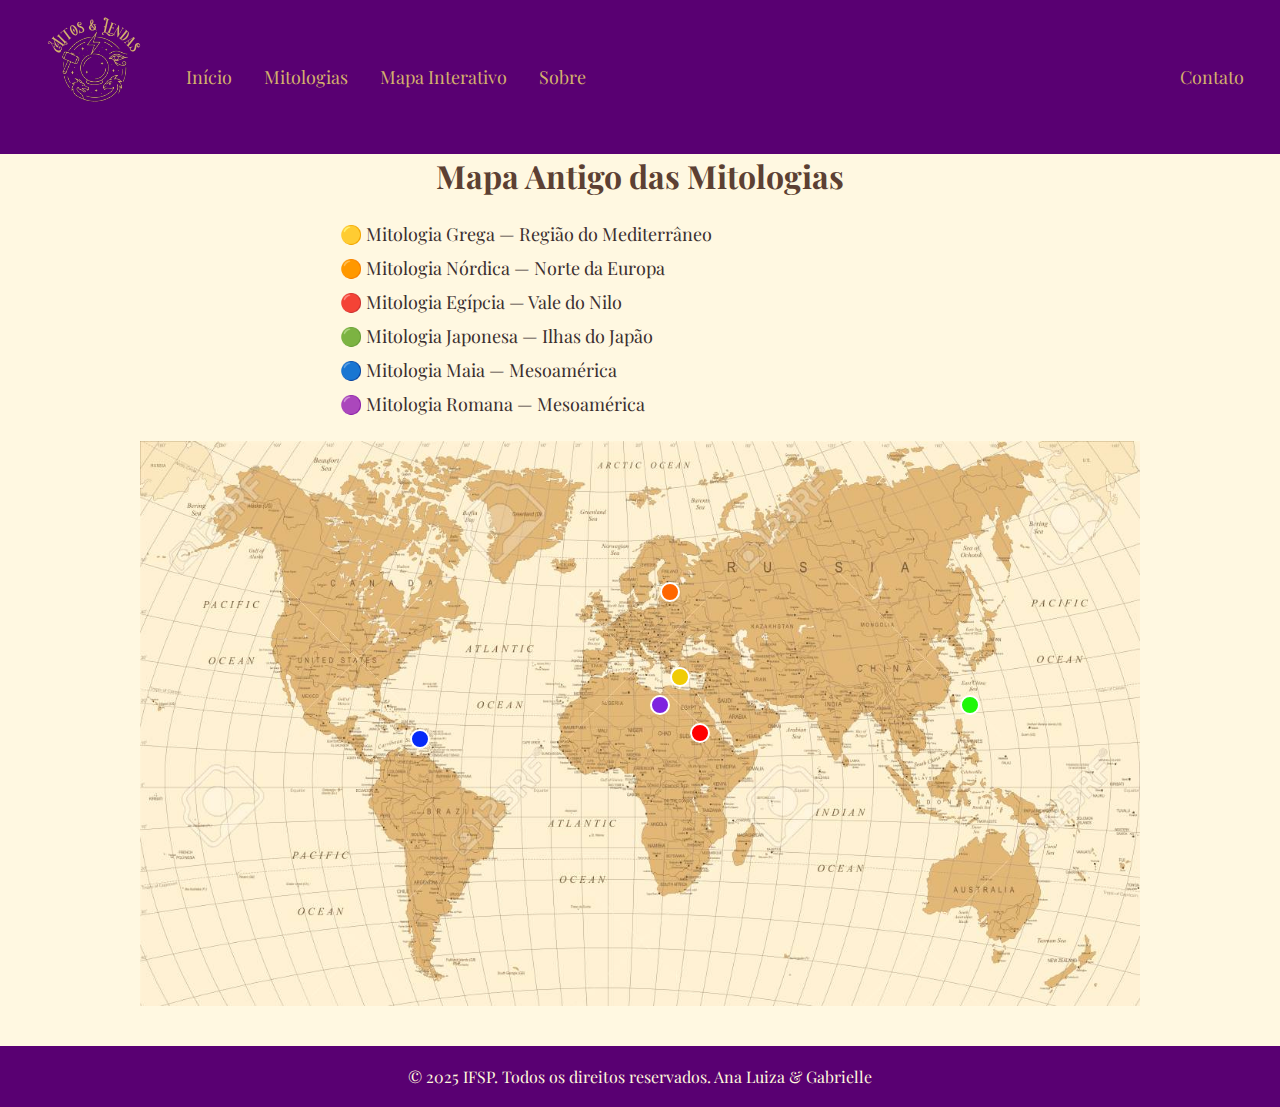
<file: paginas/mapa.html>
<!DOCTYPE html>
<html lang="pt-br">

<head>
  <meta charset="UTF-8">
  <meta name="viewport" content="width=device-width, initial-scale=1.0">
  <link rel="stylesheet" href="../css/navbar.css">
  <link rel="stylesheet" href="../css/mapa.css">

  <title>Visao geral das mitologias | Mitologias & Lendas</title>
</head>

<body>

  <!-- Navbar -->
  <div class="navbar">
    <div class="logo">
       <a href="../index.html"><img src="../images/logos/1.svg" alt="Logo do site"></a>
    </div>
    <a href="../index.html">Início</a>
    <div class="dropdown">
      <button class="dropbtn">Mitologias</button>
      <div class="dropdown-content">
        <a href="egipcia.html">Egípcia</a>
        <a href="grega.html">Grega</a>
        <a href="japonesa.html">Japonesa</a>
        <a href="maia.html">Maia</a>
        <a href="nordica.html">Nórdica</a>
        <a href="romana.html">Romana</a>
      </div>
    </div>
    <a href="mapa.html">Mapa Interativo</a>
    <a href="../paginas/sobre.html">Sobre</a>
    <div class="spacer"></div>
    <a href="contato.html">Contato</a>
  </div>


  </div>
  <div class="mapa-container">
    <h1>Mapa Antigo das Mitologias</h1>

    <!-- Legenda -->
    <ul class="legenda">
      <li>🟡 Mitologia Grega — Região do Mediterrâneo</li>
      <li>🟠 Mitologia Nórdica — Norte da Europa</li>
      <li>🔴 Mitologia Egípcia — Vale do Nilo</li>
      <li>🟢 Mitologia Japonesa — Ilhas do Japão</li>
      <li>🔵 Mitologia Maia — Mesoamérica</li>
      <li>🟣 Mitologia Romana — Mesoamérica</li>
    </ul>

    <!-- Imagem e Áreas clicáveis -->
    <div class="mapa-container">
      <img src="../images/mapa1.jpg" alt="Mapa Mitológico" class="mapa-base">

      <!-- Mitologia Grega -->
      <a href="grega.html" class="bolinha grega" style="top: 40%; left: 53%;" title="Mitologia Grega"></a>

      <!-- Mitologia Nórdica -->
      <a href="nordica.html" class="bolinha nordica" style="top: 25%; left: 52%;" title="Mitologia Nórdica"></a>

      <!-- Mitologia Egípcia -->
      <a href="egipcia.html" class="bolinha egipcia" style="top: 50%; left: 55%;" title="Mitologia Egípcia"></a>

      <!-- Mitologia Japonesa -->
      <a href="japonesa.html" class="bolinha japonesa" style="top: 45%; left: 82%;" title="Mitologia Japonesa"></a>

      <!-- Mitologia Maia -->
      <a href="maia.html" class="bolinha maia" style="top: 51%; left: 27%;" title="Mitologia Maia"></a>


      <!-- Mitologia Romana -->
      <a href="romana.html" class="bolinha romana" style="top: 45%; left: 51%;" title="Mitologia Romana"></a>
    </div>
  </div>
  <footer>
    &copy; 2025 IFSP. Todos os direitos reservados. Ana Luiza & Gabrielle
  </footer>
</body>

</html>
</file>
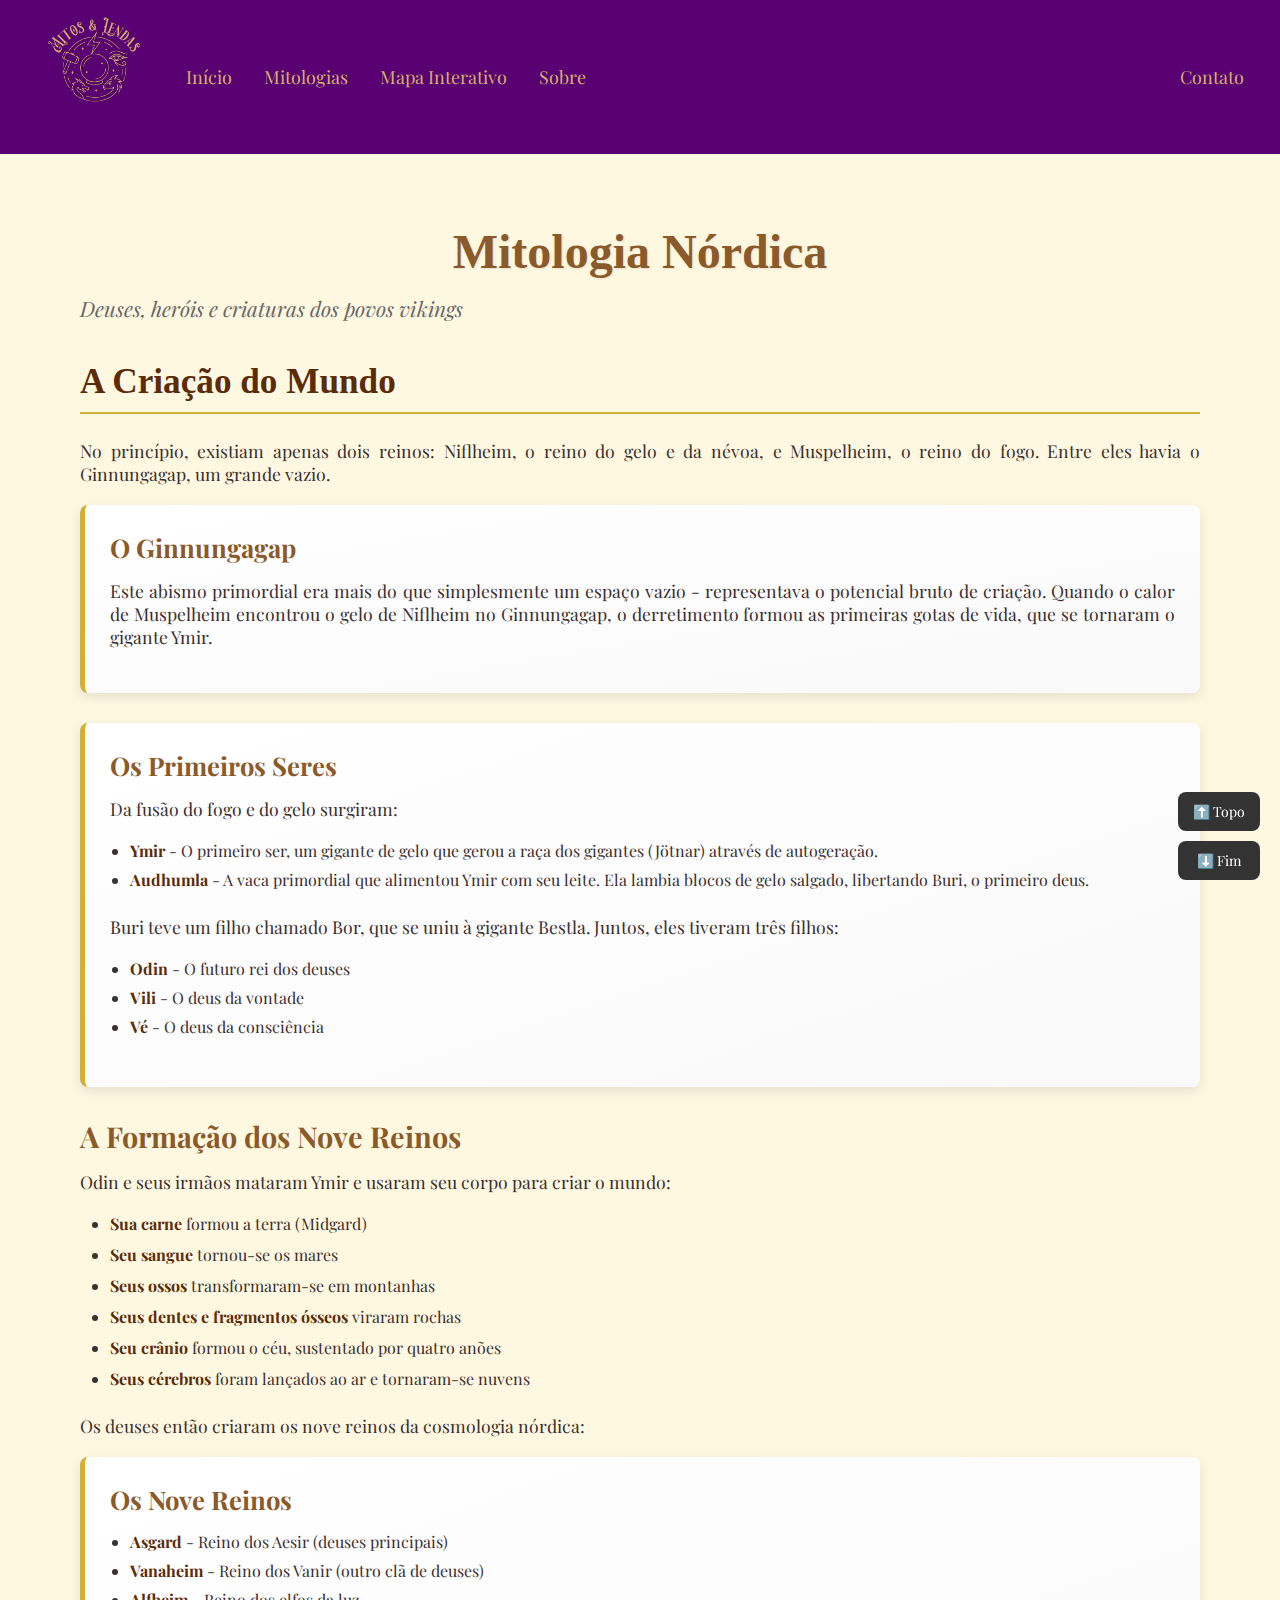
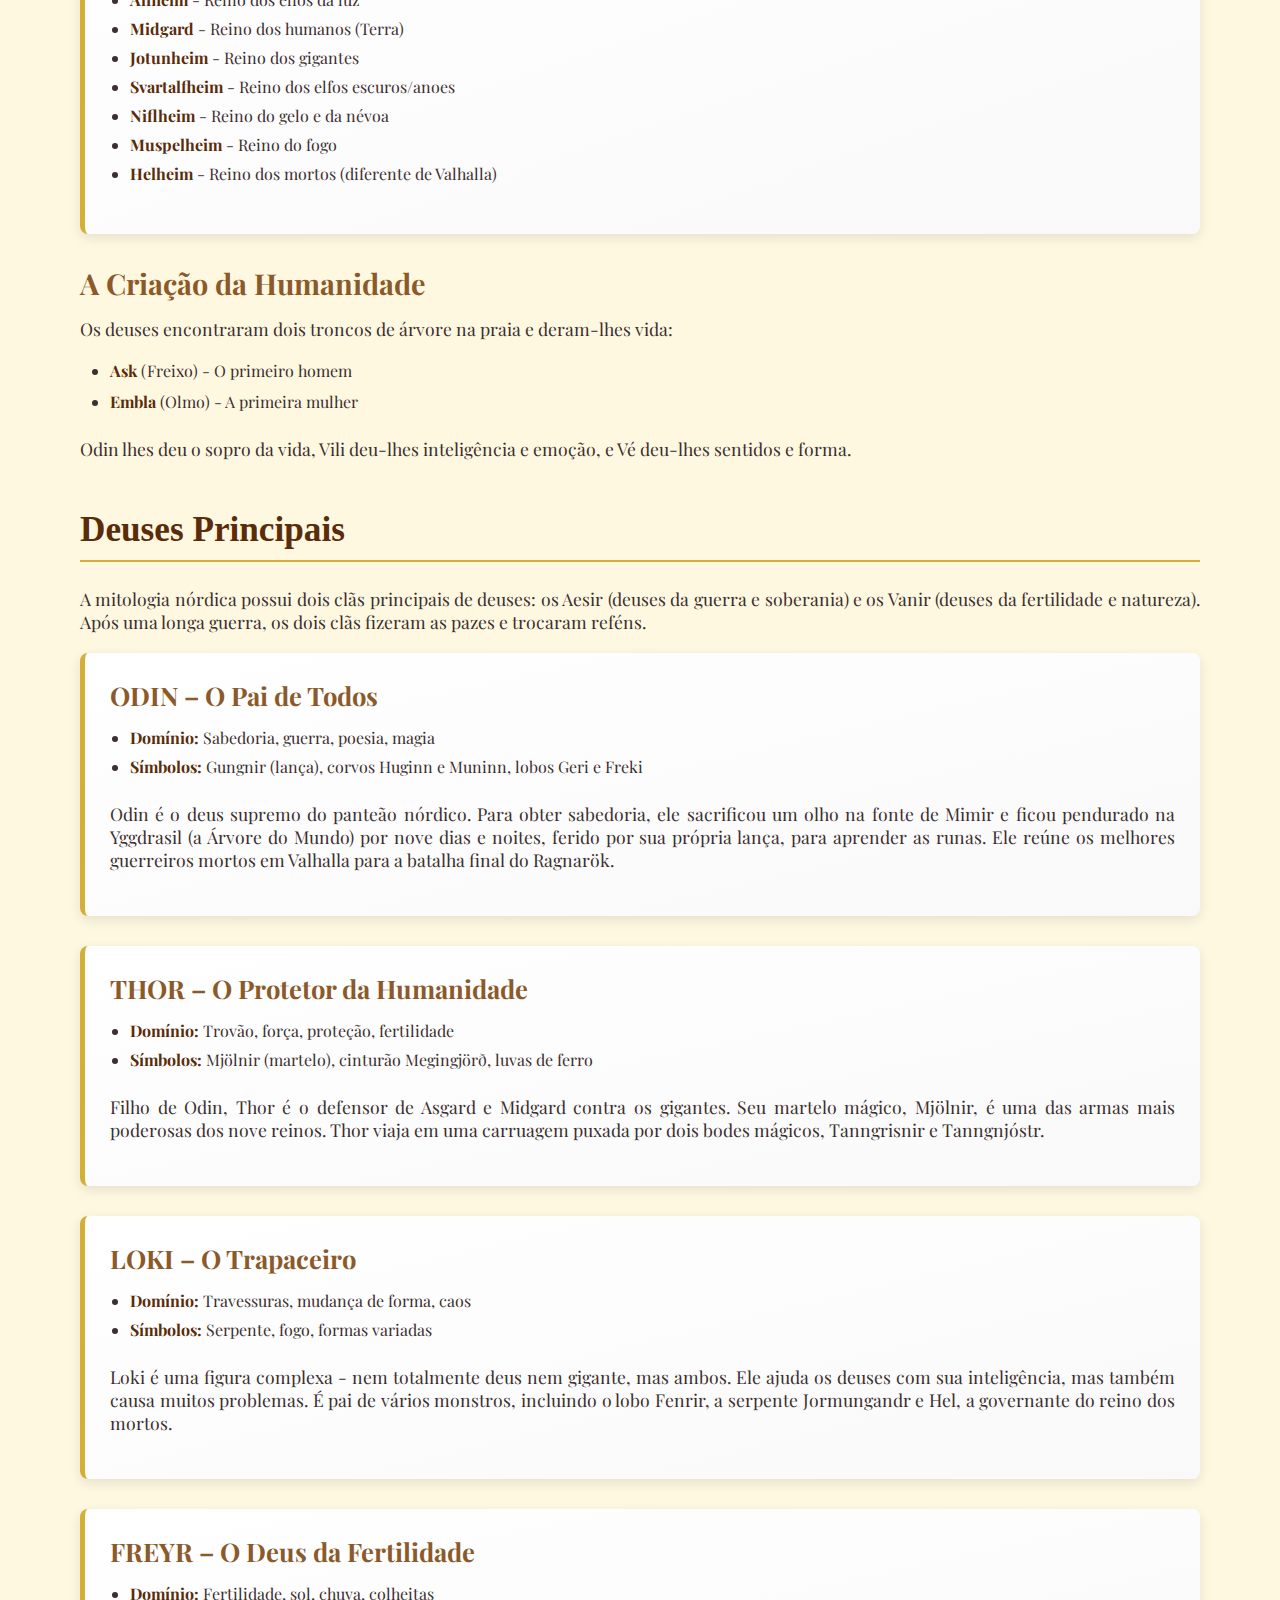
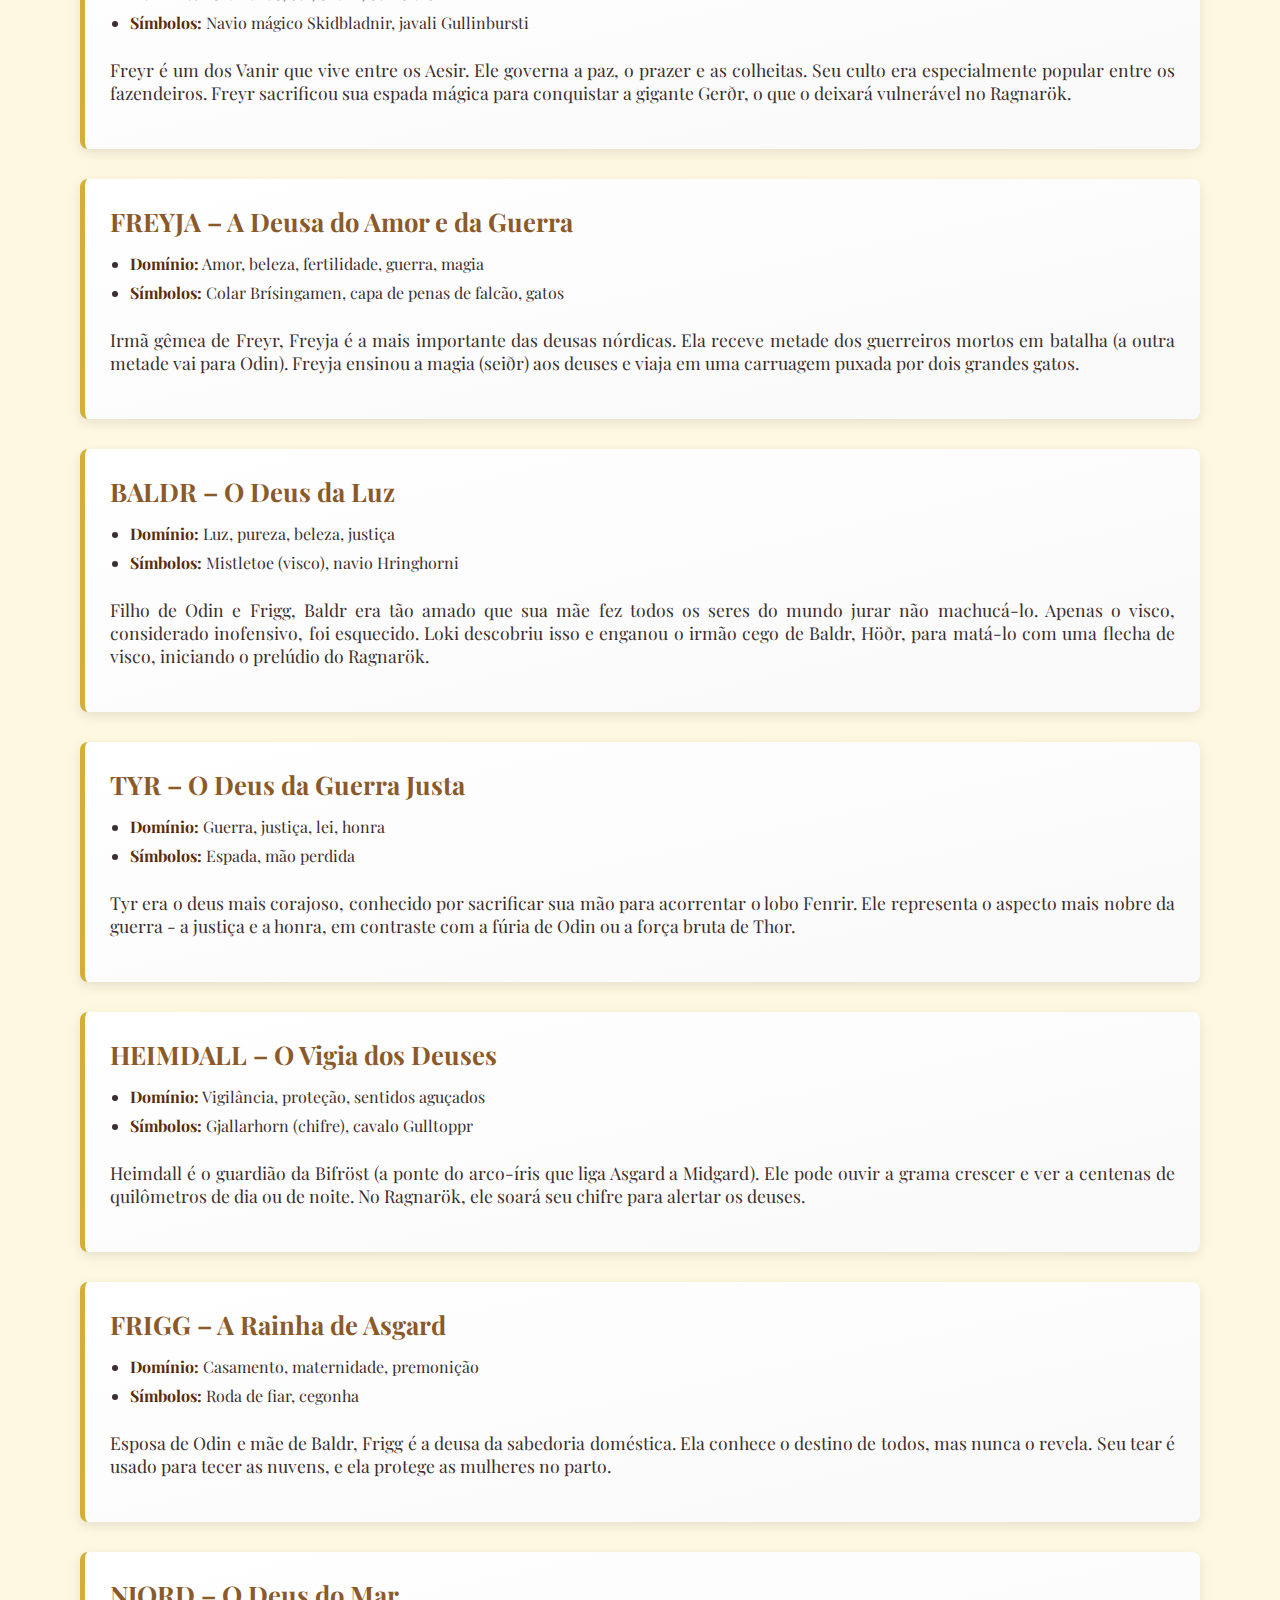
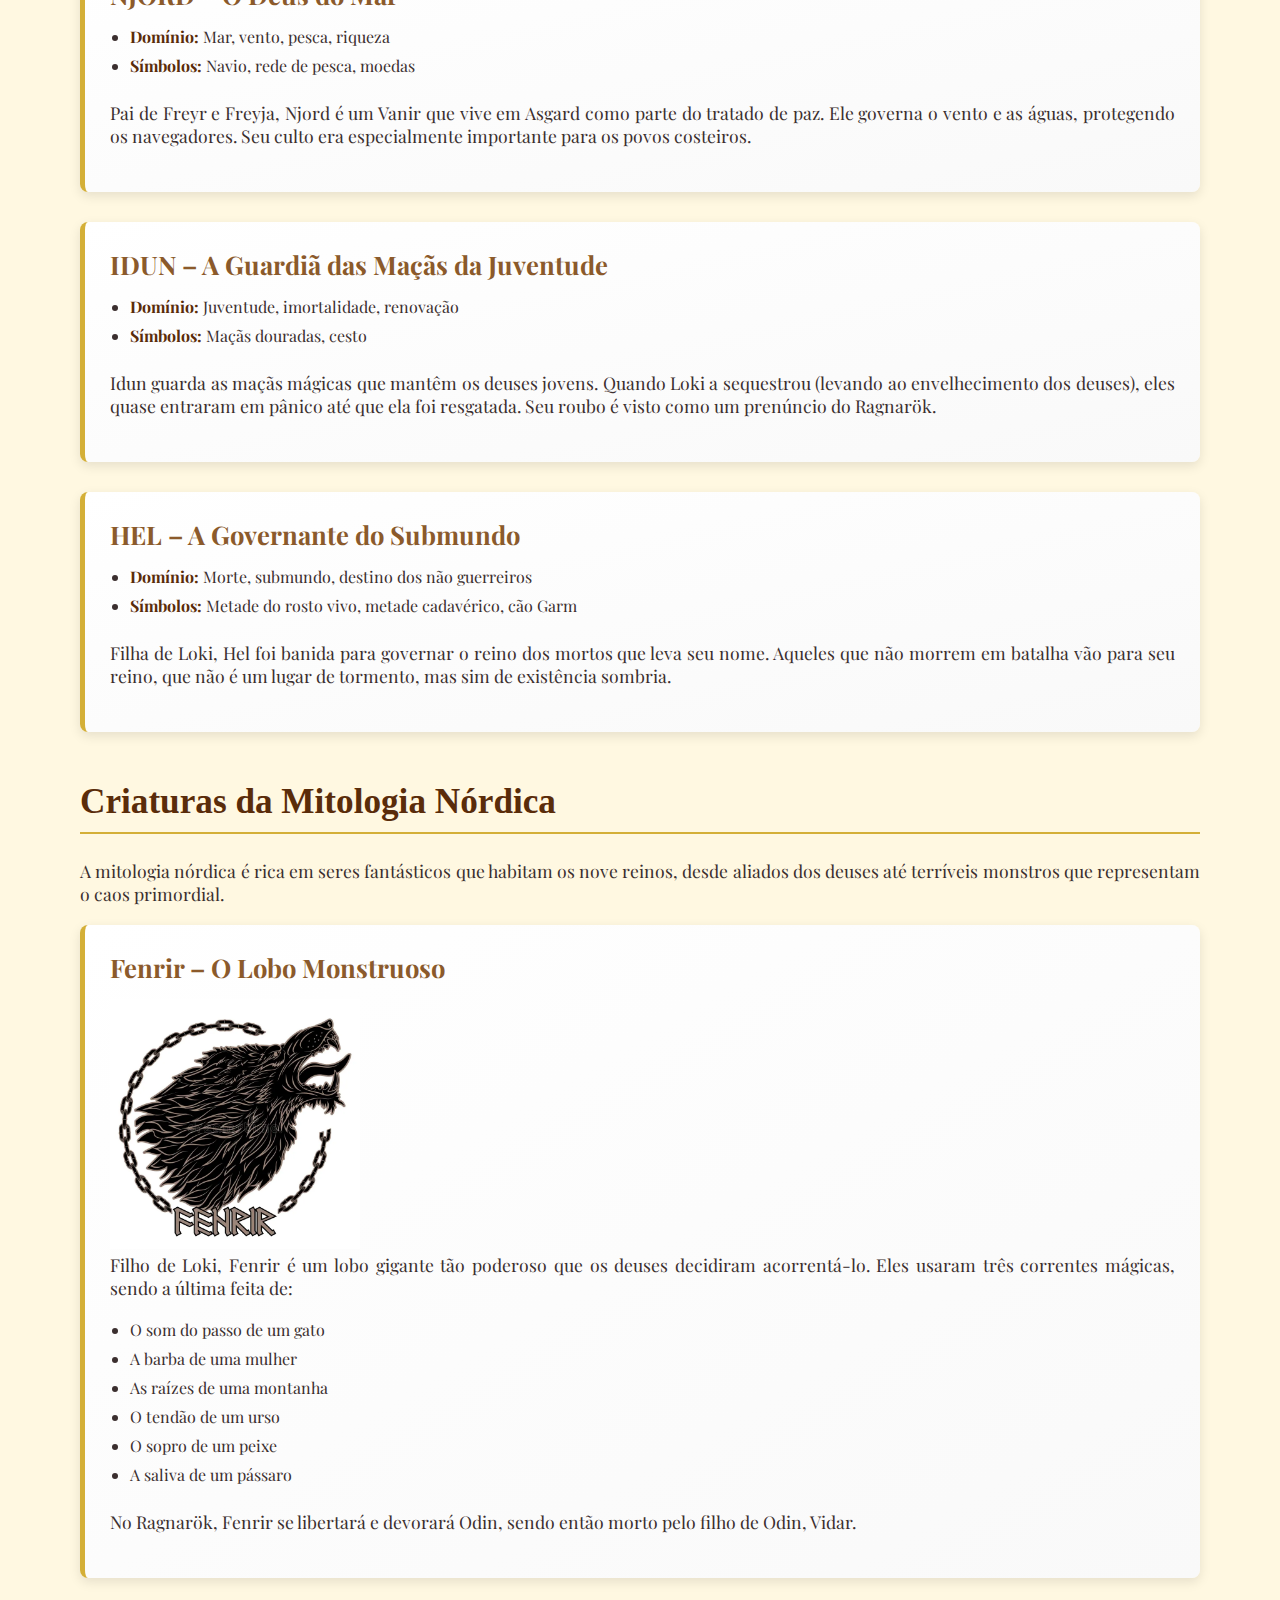
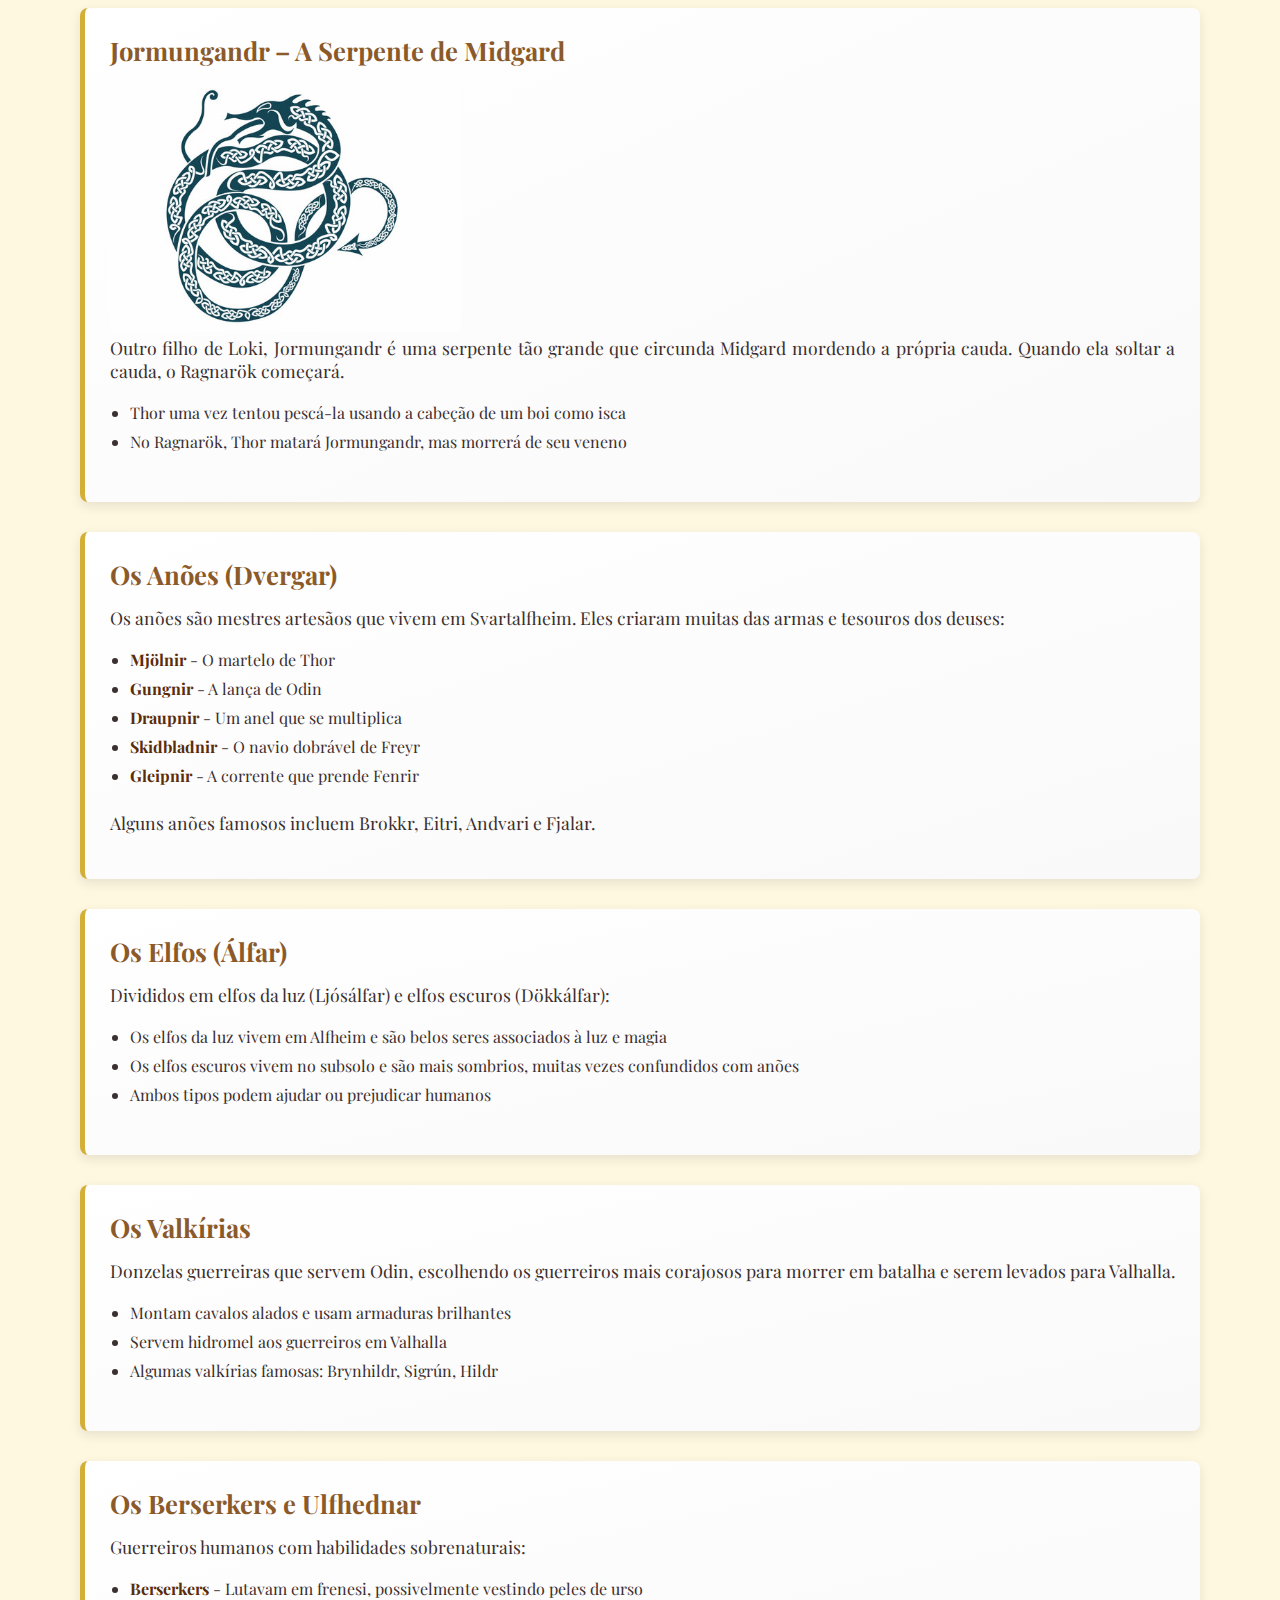
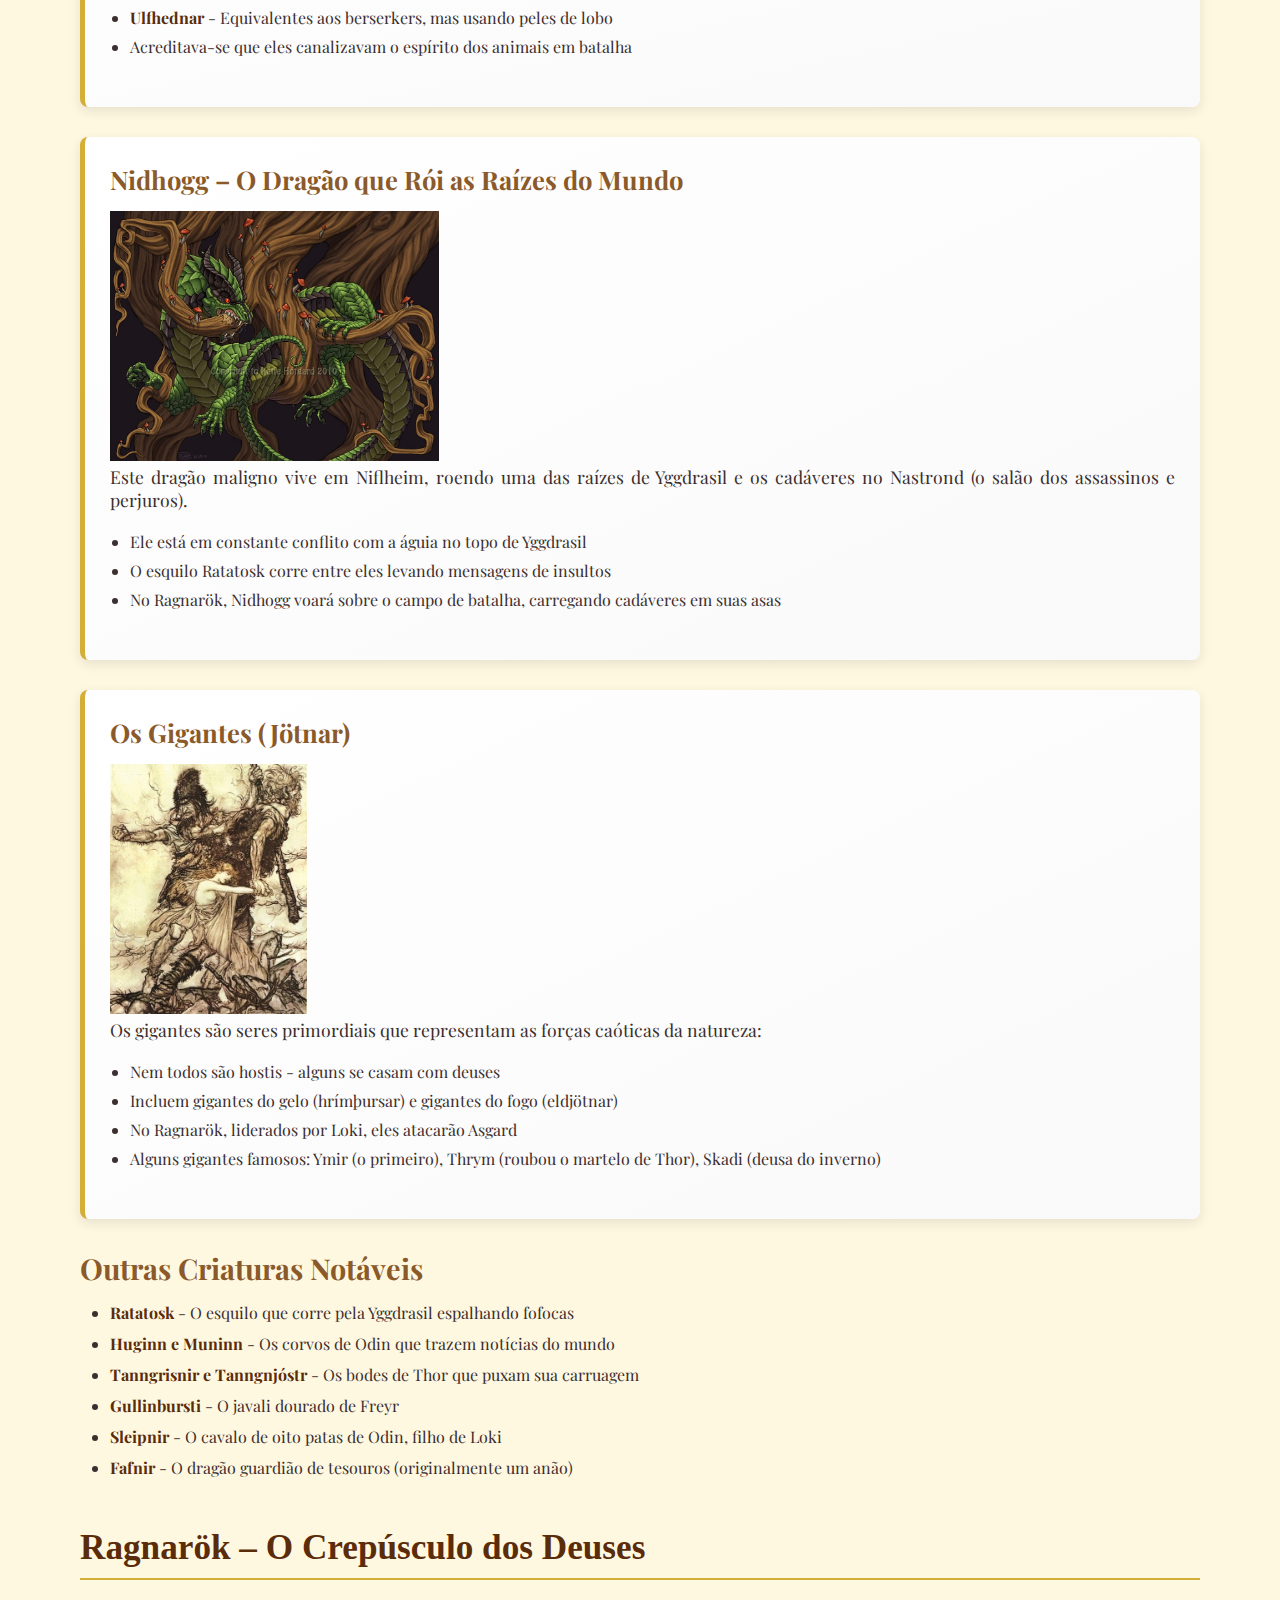
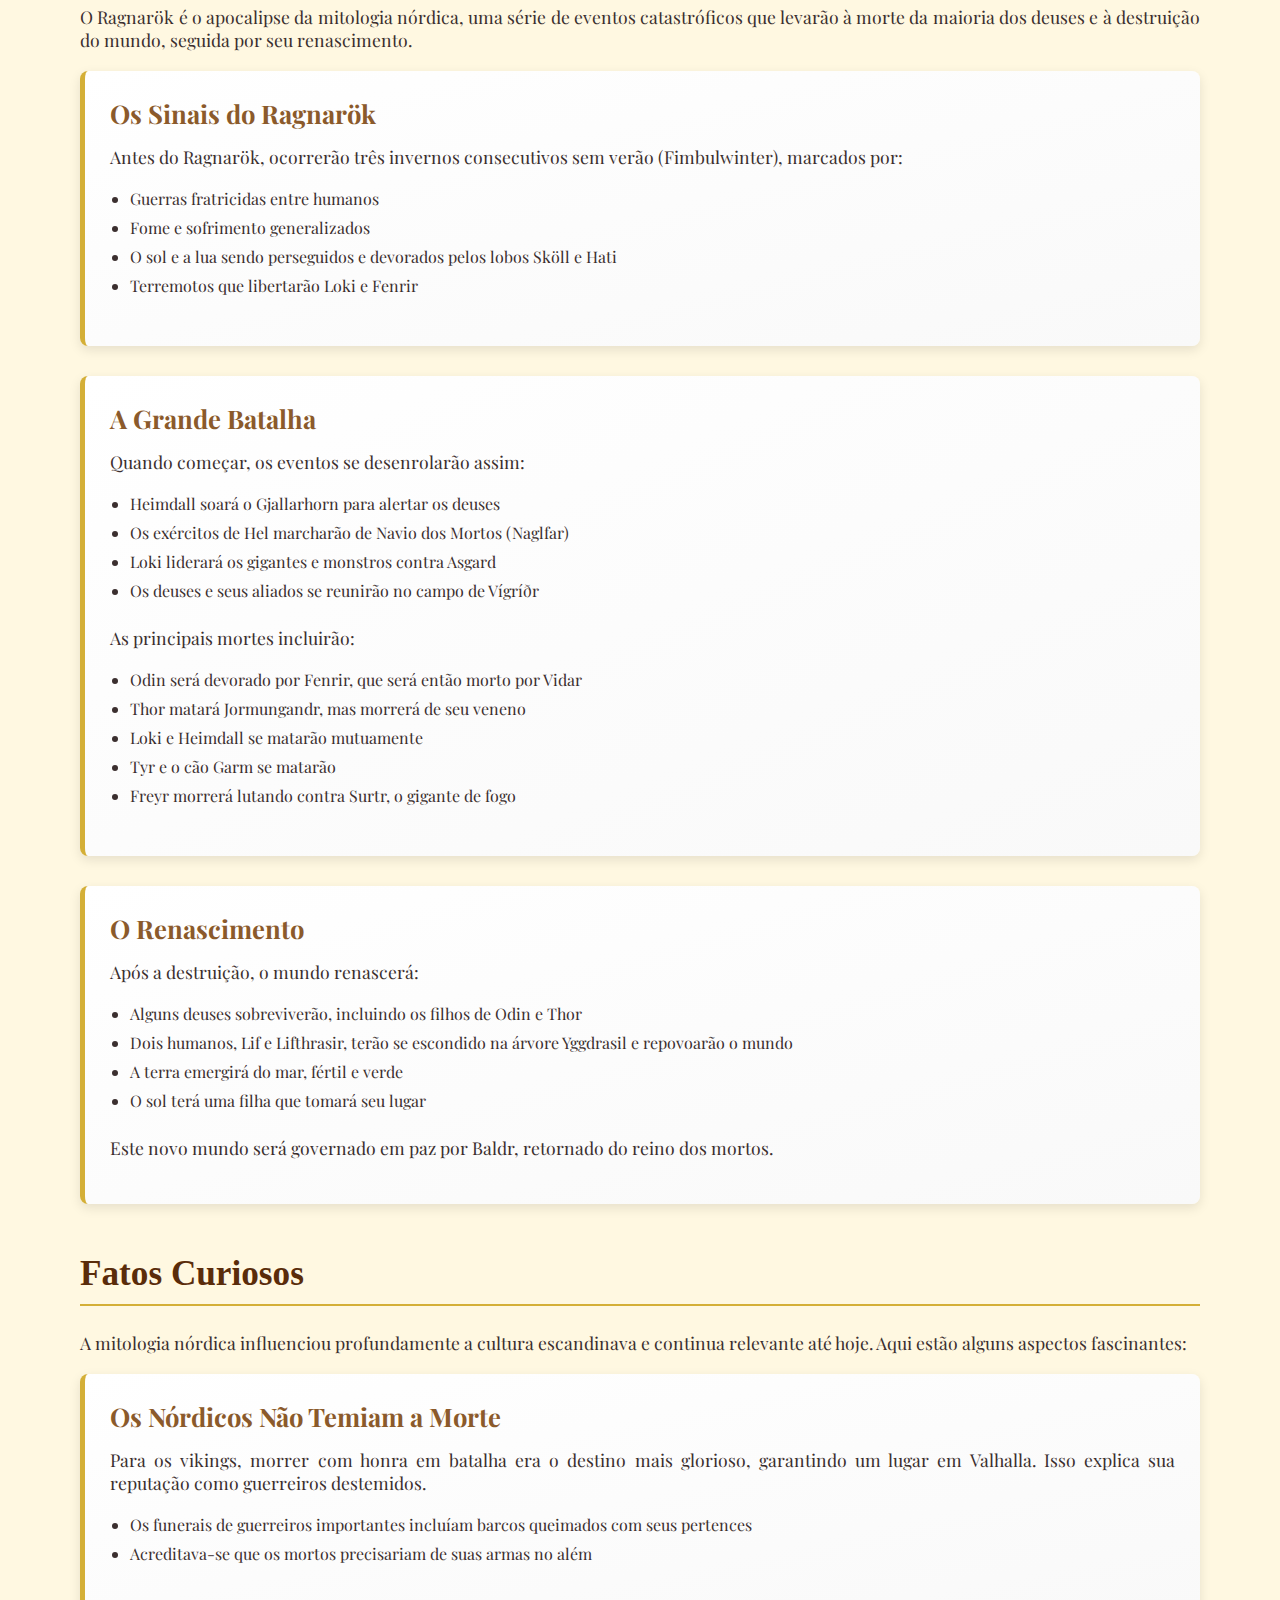
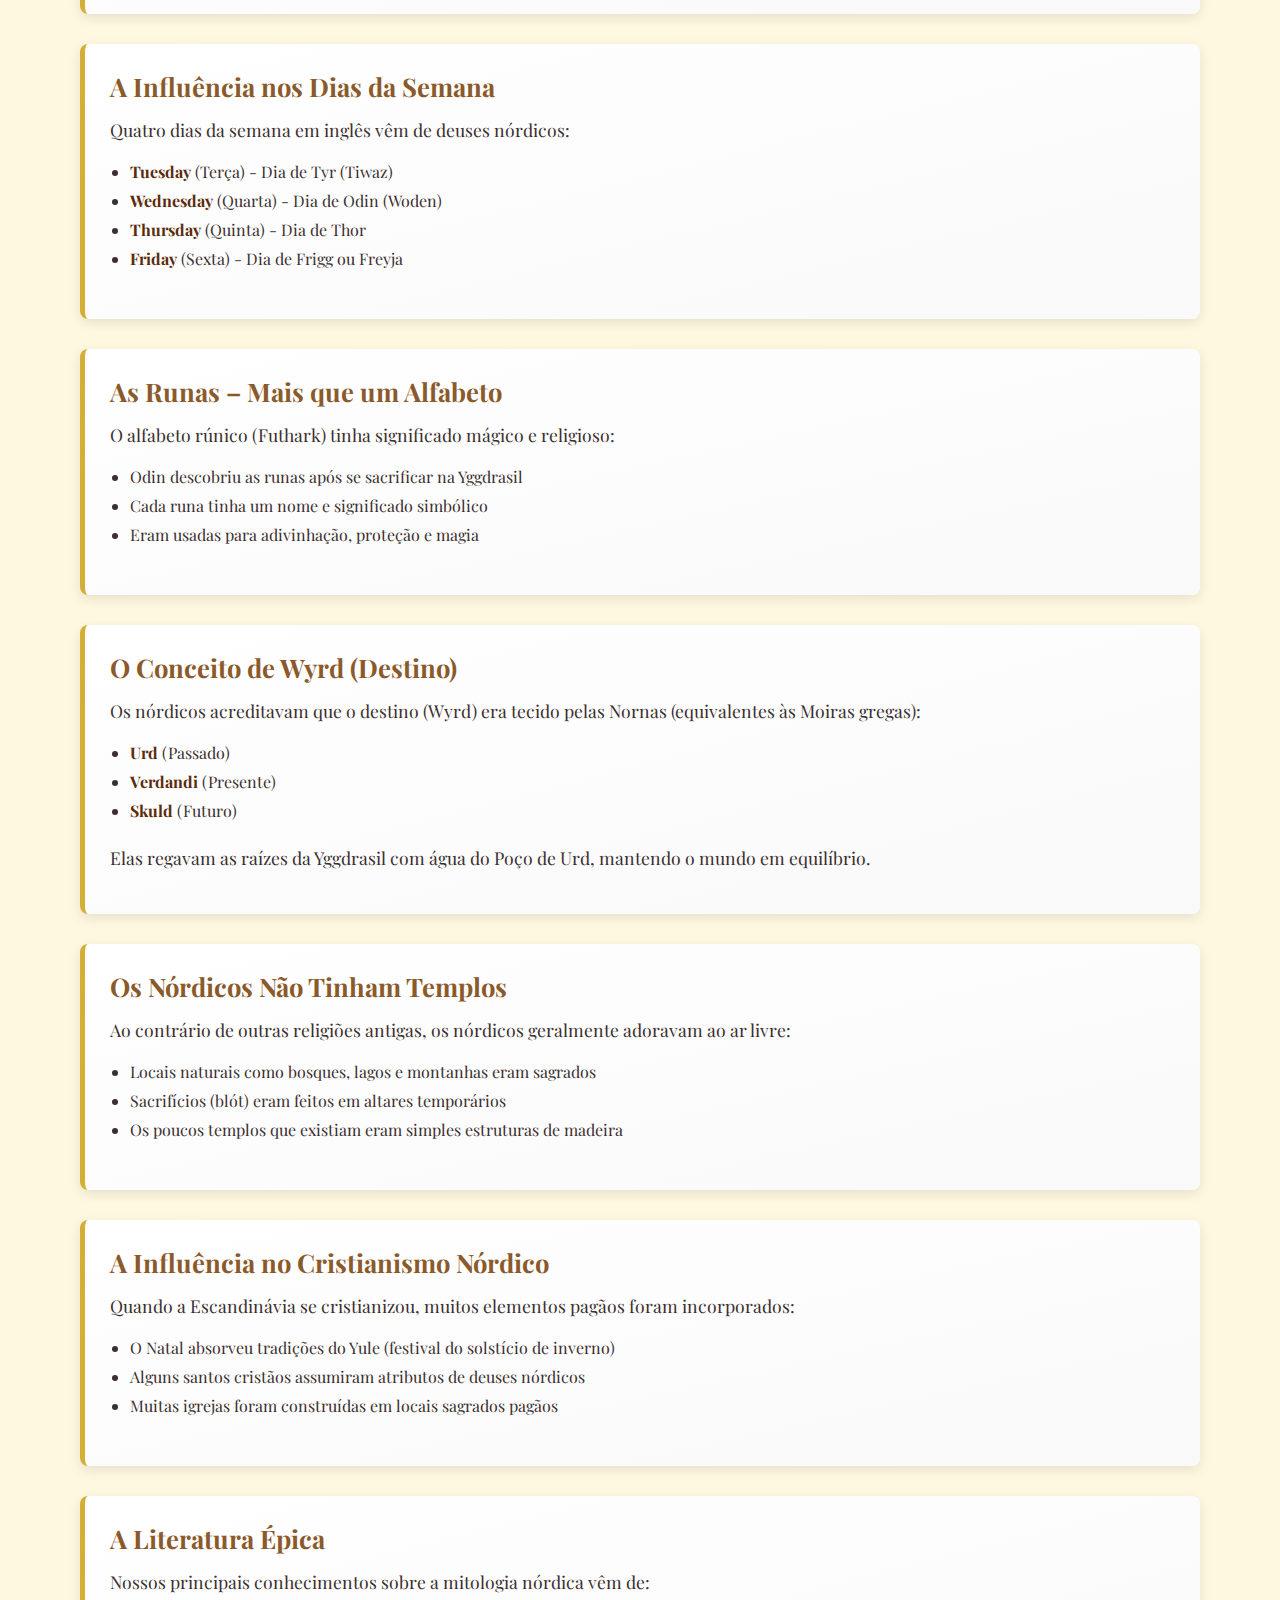
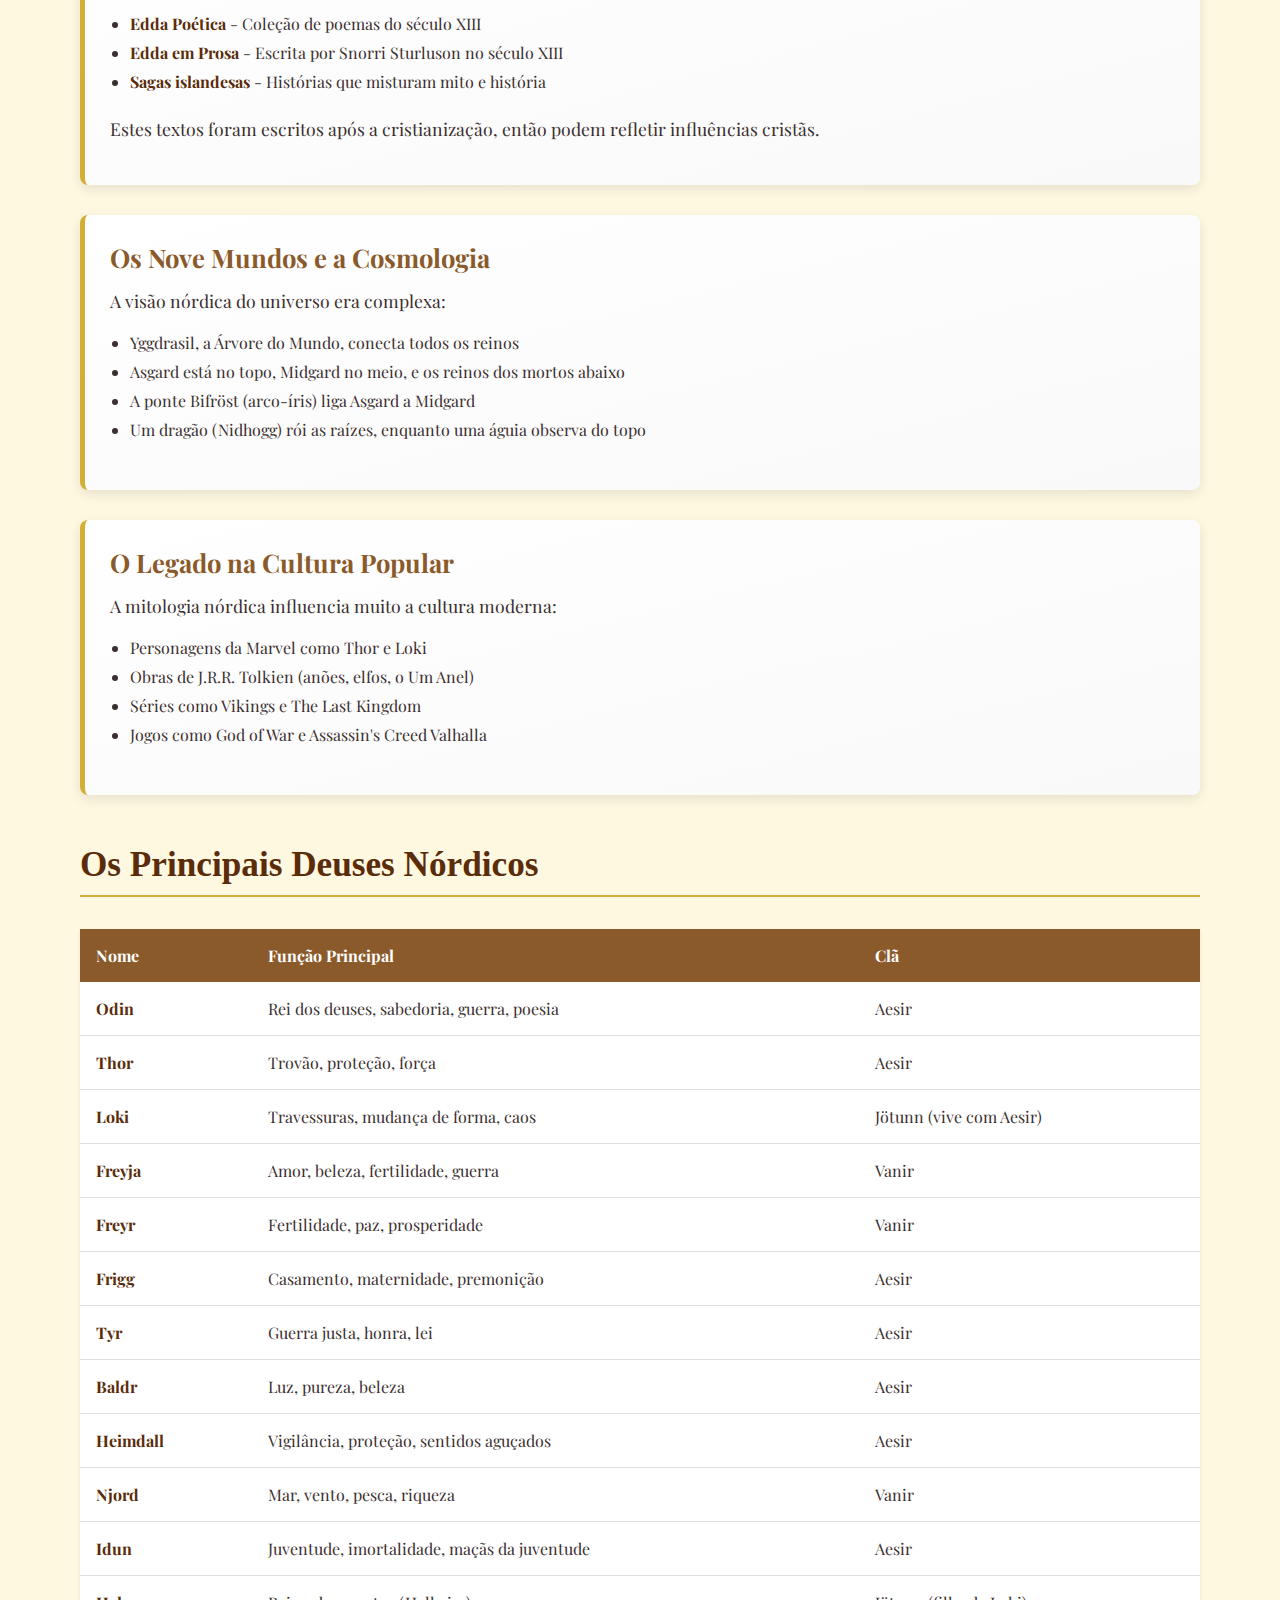
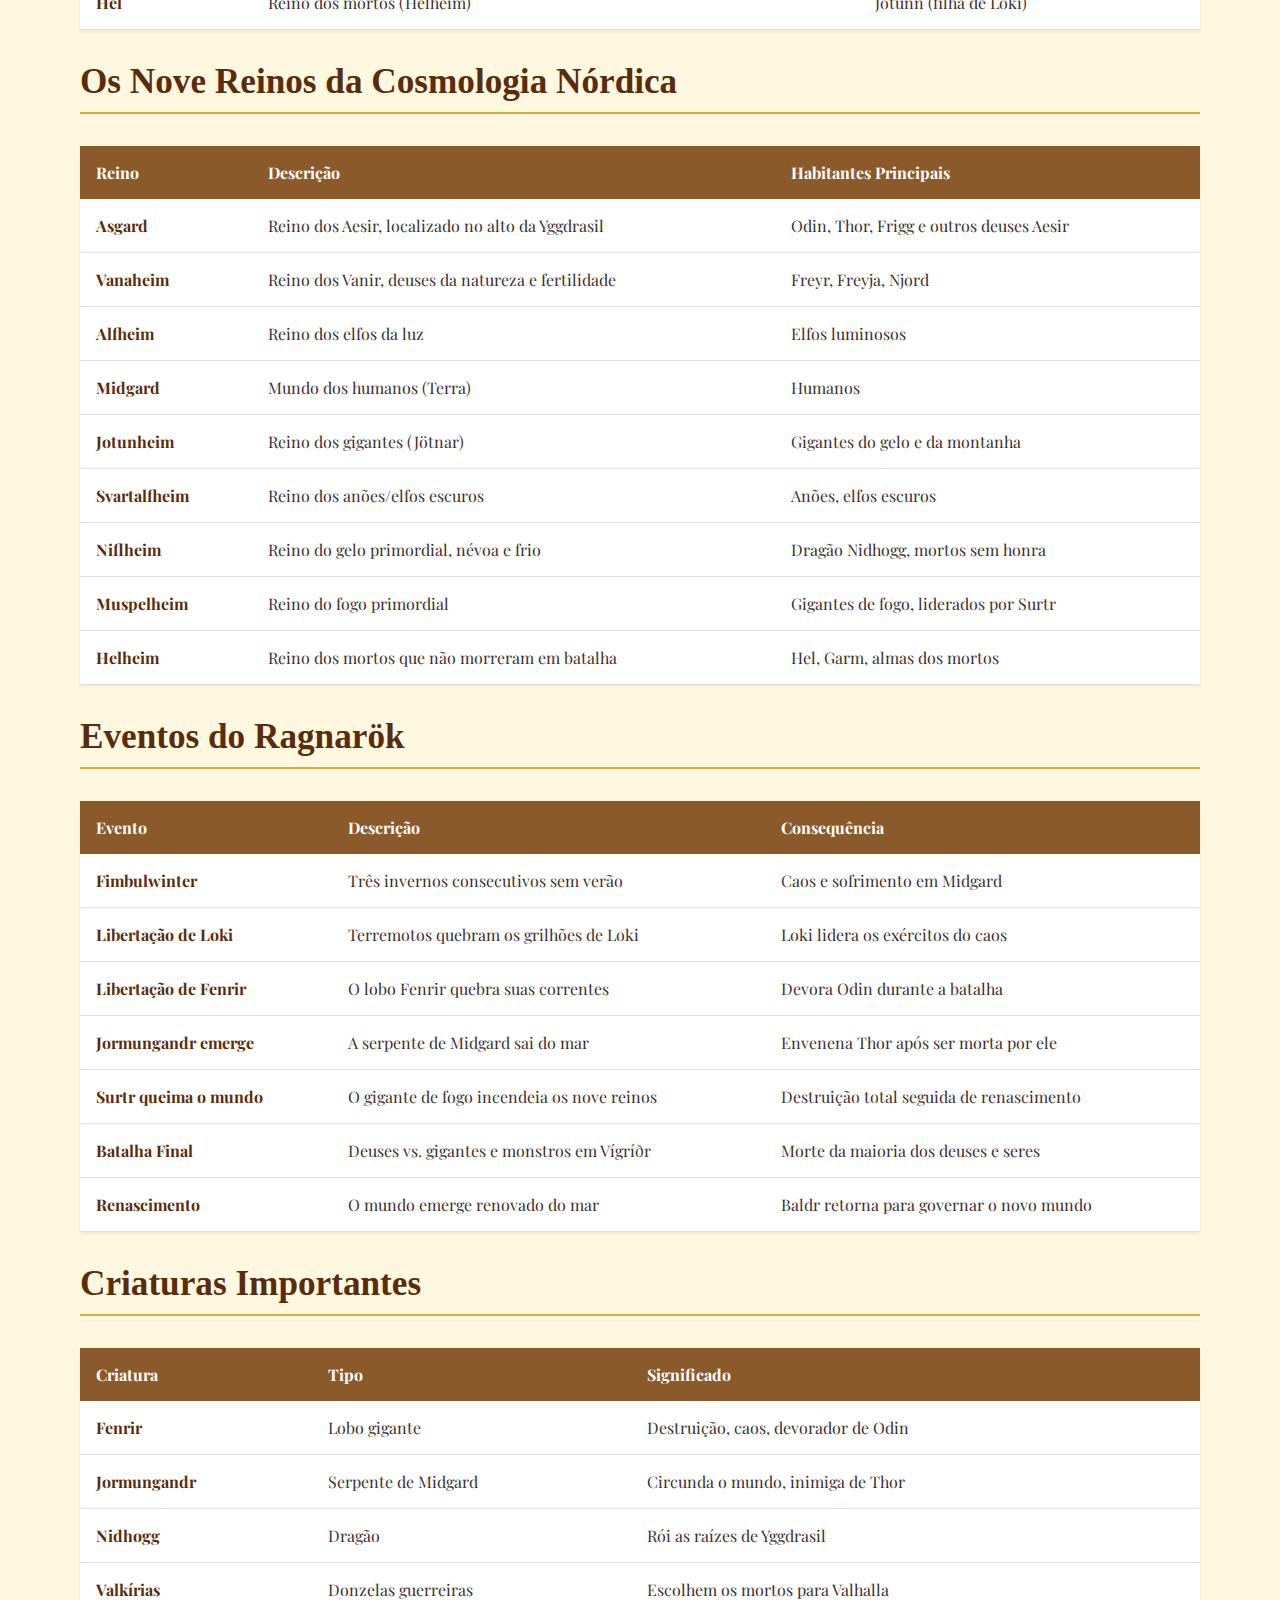
<file: paginas/nordica.html>
<!DOCTYPE html>
<html lang="pt-br">

<head>
    <meta charset="UTF-8">
    <meta name="viewport" content="width=device-width, initial-scale=1.0">
    <title>Mitologia Nórdica</title>
    <link rel="stylesheet" href="../css/navbar.css">
    <link rel="stylesheet" href="../css/mitologias.css">
</head>

<body>
    <!-- Navbar -->
    <div class="navbar">
        <div class="logo">
            <a href="../index.html"><img src="../images/logos/1.svg" alt="Logo do site"></a>
        </div>
        <a href="../index.html">Início</a>
        <div class="dropdown">
            <button class="dropbtn">Mitologias</button>
            <div class="dropdown-content">
                <a href="egipcia.html">Egípcia</a>
                <a href="grega.html">Grega</a>
                <a href="japonesa.html">Japonesa</a>
                <a href="maia.html">Maia</a>
                <a href="nordica.html">Nórdica</a>
                <a href="romana.html">Romana</a>
            </div>
        </div>
        <a href="mapa.html">Mapa Interativo</a>
        <a href="../paginas/sobre.html">Sobre</a>
        <div class="spacer"></div>
        <a href="contato.html">Contato</a>
    </div>
    <a id="topo"></a>
    <main class="mitologia-content">
        <header class="mitologia-header">
            <h1>Mitologia Nórdica</h1>
            <p>Deuses, heróis e criaturas dos povos vikings</p>
        </header>

        <section id="origem">
            <h2>A Criação do Mundo</h2>
            <p>No princípio, existiam apenas dois reinos: Niflheim, o reino do gelo e da névoa, e Muspelheim, o reino do
                fogo. Entre eles havia o Ginnungagap, um grande vazio.</p>

            <div class="curiosity-card">
                <h3>O Ginnungagap</h3>
                <p>Este abismo primordial era mais do que simplesmente um espaço vazio - representava o potencial bruto
                    de criação. Quando o calor de Muspelheim encontrou o gelo de Niflheim no Ginnungagap, o derretimento
                    formou as primeiras gotas de vida, que se tornaram o gigante Ymir.</p>
            </div>

            <div class="god-card">
                <h3>Os Primeiros Seres</h3>
                <p>Da fusão do fogo e do gelo surgiram:</p>
                <ul>
                    <li><strong>Ymir</strong> - O primeiro ser, um gigante de gelo que gerou a raça dos gigantes
                        (Jötnar) através de autogeração.</li>
                    <li><strong>Audhumla</strong> - A vaca primordial que alimentou Ymir com seu leite. Ela lambia
                        blocos de gelo salgado, libertando Buri, o primeiro deus.</li>
                </ul>

                <p>Buri teve um filho chamado Bor, que se uniu à gigante Bestla. Juntos, eles tiveram três filhos:</p>
                <ul>
                    <li><strong>Odin</strong> - O futuro rei dos deuses</li>
                    <li><strong>Vili</strong> - O deus da vontade</li>
                    <li><strong>Vé</strong> - O deus da consciência</li>
                </ul>
            </div>

            <h3>A Formação dos Nove Reinos</h3>
            <p>Odin e seus irmãos mataram Ymir e usaram seu corpo para criar o mundo:</p>
            <ul>
                <li><strong>Sua carne</strong> formou a terra (Midgard)</li>
                <li><strong>Seu sangue</strong> tornou-se os mares</li>
                <li><strong>Seus ossos</strong> transformaram-se em montanhas</li>
                <li><strong>Seus dentes e fragmentos ósseos</strong> viraram rochas</li>
                <li><strong>Seu crânio</strong> formou o céu, sustentado por quatro anões</li>
                <li><strong>Seus cérebros</strong> foram lançados ao ar e tornaram-se nuvens</li>
            </ul>

            <p>Os deuses então criaram os nove reinos da cosmologia nórdica:</p>

            <div class="god-card">
                <h3>Os Nove Reinos</h3>
                <ul>
                    <li><strong>Asgard</strong> - Reino dos Aesir (deuses principais)</li>
                    <li><strong>Vanaheim</strong> - Reino dos Vanir (outro clã de deuses)</li>
                    <li><strong>Alfheim</strong> - Reino dos elfos da luz</li>
                    <li><strong>Midgard</strong> - Reino dos humanos (Terra)</li>
                    <li><strong>Jotunheim</strong> - Reino dos gigantes</li>
                    <li><strong>Svartalfheim</strong> - Reino dos elfos escuros/anoes</li>
                    <li><strong>Niflheim</strong> - Reino do gelo e da névoa</li>
                    <li><strong>Muspelheim</strong> - Reino do fogo</li>
                    <li><strong>Helheim</strong> - Reino dos mortos (diferente de Valhalla)</li>
                </ul>
            </div>

            <h3>A Criação da Humanidade</h3>
            <p>Os deuses encontraram dois troncos de árvore na praia e deram-lhes vida:</p>
            <ul>
                <li><strong>Ask</strong> (Freixo) - O primeiro homem</li>
                <li><strong>Embla</strong> (Olmo) - A primeira mulher</li>
            </ul>
            <p>Odin lhes deu o sopro da vida, Vili deu-lhes inteligência e emoção, e Vé deu-lhes sentidos e forma.</p>
        </section>

        <section id="deuses">
            <h2>Deuses Principais</h2>
            <p>A mitologia nórdica possui dois clãs principais de deuses: os Aesir (deuses da guerra e soberania) e os
                Vanir (deuses da fertilidade e natureza). Após uma longa guerra, os dois clãs fizeram as pazes e
                trocaram reféns.</p>

            <div class="god-card">
                <h3>ODIN – O Pai de Todos</h3>
                <ul>
                    <li><strong>Domínio:</strong> Sabedoria, guerra, poesia, magia</li>
                    <li><strong>Símbolos:</strong> Gungnir (lança), corvos Huginn e Muninn, lobos Geri e Freki</li>
                </ul>
                <p>Odin é o deus supremo do panteão nórdico. Para obter sabedoria, ele sacrificou um olho na fonte de
                    Mimir e ficou pendurado na Yggdrasil (a Árvore do Mundo) por nove dias e noites, ferido por sua
                    própria lança, para aprender as runas. Ele reúne os melhores guerreiros mortos em Valhalla para a
                    batalha final do Ragnarök.</p>
            </div>

            <div class="god-card">
                <h3>THOR – O Protetor da Humanidade</h3>
                <ul>
                    <li><strong>Domínio:</strong> Trovão, força, proteção, fertilidade</li>
                    <li><strong>Símbolos:</strong> Mjölnir (martelo), cinturão Megingjörð, luvas de ferro</li>
                </ul>
                <p>Filho de Odin, Thor é o defensor de Asgard e Midgard contra os gigantes. Seu martelo mágico, Mjölnir,
                    é uma das armas mais poderosas dos nove reinos. Thor viaja em uma carruagem puxada por dois bodes
                    mágicos, Tanngrisnir e Tanngnjóstr.</p>
            </div>

            <div class="god-card">
                <h3>LOKI – O Trapaceiro</h3>
                <ul>
                    <li><strong>Domínio:</strong> Travessuras, mudança de forma, caos</li>
                    <li><strong>Símbolos:</strong> Serpente, fogo, formas variadas</li>
                </ul>
                <p>Loki é uma figura complexa - nem totalmente deus nem gigante, mas ambos. Ele ajuda os deuses com sua
                    inteligência, mas também causa muitos problemas. É pai de vários monstros, incluindo o lobo Fenrir,
                    a serpente Jormungandr e Hel, a governante do reino dos mortos.</p>
            </div>

            <div class="god-card">
                <h3>FREYR – O Deus da Fertilidade</h3>
                <ul>
                    <li><strong>Domínio:</strong> Fertilidade, sol, chuva, colheitas</li>
                    <li><strong>Símbolos:</strong> Navio mágico Skidbladnir, javali Gullinbursti</li>
                </ul>
                <p>Freyr é um dos Vanir que vive entre os Aesir. Ele governa a paz, o prazer e as colheitas. Seu culto
                    era especialmente popular entre os fazendeiros. Freyr sacrificou sua espada mágica para conquistar a
                    gigante Gerðr, o que o deixará vulnerável no Ragnarök.</p>
            </div>

            <div class="god-card">
                <h3>FREYJA – A Deusa do Amor e da Guerra</h3>
                <ul>
                    <li><strong>Domínio:</strong> Amor, beleza, fertilidade, guerra, magia</li>
                    <li><strong>Símbolos:</strong> Colar Brísingamen, capa de penas de falcão, gatos</li>
                </ul>
                <p>Irmã gêmea de Freyr, Freyja é a mais importante das deusas nórdicas. Ela receve metade dos guerreiros
                    mortos em batalha (a outra metade vai para Odin). Freyja ensinou a magia (seiðr) aos deuses e viaja
                    em uma carruagem puxada por dois grandes gatos.</p>
            </div>

            <div class="god-card">
                <h3>BALDR – O Deus da Luz</h3>
                <ul>
                    <li><strong>Domínio:</strong> Luz, pureza, beleza, justiça</li>
                    <li><strong>Símbolos:</strong> Mistletoe (visco), navio Hringhorni</li>
                </ul>
                <p>Filho de Odin e Frigg, Baldr era tão amado que sua mãe fez todos os seres do mundo jurar não
                    machucá-lo. Apenas o visco, considerado inofensivo, foi esquecido. Loki descobriu isso e enganou o
                    irmão cego de Baldr, Höðr, para matá-lo com uma flecha de visco, iniciando o prelúdio do Ragnarök.
                </p>
            </div>

            <div class="god-card">
                <h3>TYR – O Deus da Guerra Justa</h3>
                <ul>
                    <li><strong>Domínio:</strong> Guerra, justiça, lei, honra</li>
                    <li><strong>Símbolos:</strong> Espada, mão perdida</li>
                </ul>
                <p>Tyr era o deus mais corajoso, conhecido por sacrificar sua mão para acorrentar o lobo Fenrir. Ele
                    representa o aspecto mais nobre da guerra - a justiça e a honra, em contraste com a fúria de Odin ou
                    a força bruta de Thor.</p>
            </div>

            <div class="god-card">
                <h3>HEIMDALL – O Vigia dos Deuses</h3>
                <ul>
                    <li><strong>Domínio:</strong> Vigilância, proteção, sentidos aguçados</li>
                    <li><strong>Símbolos:</strong> Gjallarhorn (chifre), cavalo Gulltoppr</li>
                </ul>
                <p>Heimdall é o guardião da Bifröst (a ponte do arco-íris que liga Asgard a Midgard). Ele pode ouvir a
                    grama crescer e ver a centenas de quilômetros de dia ou de noite. No Ragnarök, ele soará seu chifre
                    para alertar os deuses.</p>
            </div>

            <div class="god-card">
                <h3>FRIGG – A Rainha de Asgard</h3>
                <ul>
                    <li><strong>Domínio:</strong> Casamento, maternidade, premonição</li>
                    <li><strong>Símbolos:</strong> Roda de fiar, cegonha</li>
                </ul>
                <p>Esposa de Odin e mãe de Baldr, Frigg é a deusa da sabedoria doméstica. Ela conhece o destino de
                    todos, mas nunca o revela. Seu tear é usado para tecer as nuvens, e ela protege as mulheres no
                    parto.</p>
            </div>

            <div class="god-card">
                <h3>NJORD – O Deus do Mar</h3>
                <ul>
                    <li><strong>Domínio:</strong> Mar, vento, pesca, riqueza</li>
                    <li><strong>Símbolos:</strong> Navio, rede de pesca, moedas</li>
                </ul>
                <p>Pai de Freyr e Freyja, Njord é um Vanir que vive em Asgard como parte do tratado de paz. Ele governa
                    o vento e as águas, protegendo os navegadores. Seu culto era especialmente importante para os povos
                    costeiros.</p>
            </div>

            <div class="god-card">
                <h3>IDUN – A Guardiã das Maçãs da Juventude</h3>
                <ul>
                    <li><strong>Domínio:</strong> Juventude, imortalidade, renovação</li>
                    <li><strong>Símbolos:</strong> Maçãs douradas, cesto</li>
                </ul>
                <p>Idun guarda as maçãs mágicas que mantêm os deuses jovens. Quando Loki a sequestrou (levando ao
                    envelhecimento dos deuses), eles quase entraram em pânico até que ela foi resgatada. Seu roubo é
                    visto como um prenúncio do Ragnarök.</p>
            </div>

            <div class="god-card">
                <h3>HEL – A Governante do Submundo</h3>
                <ul>
                    <li><strong>Domínio:</strong> Morte, submundo, destino dos não guerreiros</li>
                    <li><strong>Símbolos:</strong> Metade do rosto vivo, metade cadavérico, cão Garm</li>
                </ul>
                <p>Filha de Loki, Hel foi banida para governar o reino dos mortos que leva seu nome. Aqueles que não
                    morrem em batalha vão para seu reino, que não é um lugar de tormento, mas sim de existência sombria.
                </p>
            </div>
        </section>

        <section id="criaturas">
            <h2>Criaturas da Mitologia Nórdica</h2>
            <p>A mitologia nórdica é rica em seres fantásticos que habitam os nove reinos, desde aliados dos deuses até
                terríveis monstros que representam o caos primordial.</p>

            <div class="creature-card">
                <h3>Fenrir – O Lobo Monstruoso</h3>
                <img src="../images/fenrir.webp" alt="fenrir">
                <p>Filho de Loki, Fenrir é um lobo gigante tão poderoso que os deuses decidiram acorrentá-lo. Eles
                    usaram três correntes mágicas, sendo a última feita de:</p>
                <ul>
                    <li>O som do passo de um gato</li>
                    <li>A barba de uma mulher</li>
                    <li>As raízes de uma montanha</li>
                    <li>O tendão de um urso</li>
                    <li>O sopro de um peixe</li>
                    <li>A saliva de um pássaro</li>
                </ul>
                <p>No Ragnarök, Fenrir se libertará e devorará Odin, sendo então morto pelo filho de Odin, Vidar.</p>
            </div>

            <div class="creature-card">
                <h3>Jormungandr – A Serpente de Midgard</h3>
                <img src="../images/jormun.png" alt="Jormungandr">
                <p>Outro filho de Loki, Jormungandr é uma serpente tão grande que circunda Midgard mordendo a própria
                    cauda. Quando ela soltar a cauda, o Ragnarök começará.</p>
                <ul>
                    <li>Thor uma vez tentou pescá-la usando a cabeção de um boi como isca</li>
                    <li>No Ragnarök, Thor matará Jormungandr, mas morrerá de seu veneno</li>
                </ul>
            </div>

            <div class="creature-card">
                <h3>Os Anões (Dvergar)</h3>

                <p>Os anões são mestres artesãos que vivem em Svartalfheim. Eles criaram muitas das armas e tesouros dos
                    deuses:</p>
                <ul>
                    <li><strong>Mjölnir</strong> - O martelo de Thor</li>
                    <li><strong>Gungnir</strong> - A lança de Odin</li>
                    <li><strong>Draupnir</strong> - Um anel que se multiplica</li>
                    <li><strong>Skidbladnir</strong> - O navio dobrável de Freyr</li>
                    <li><strong>Gleipnir</strong> - A corrente que prende Fenrir</li>
                </ul>
                <p>Alguns anões famosos incluem Brokkr, Eitri, Andvari e Fjalar.</p>
            </div>

            <div class="creature-card">
                <h3>Os Elfos (Álfar)</h3>
                <p>Divididos em elfos da luz (Ljósálfar) e elfos escuros (Dökkálfar):</p>
                <ul>
                    <li>Os elfos da luz vivem em Alfheim e são belos seres associados à luz e magia</li>
                    <li>Os elfos escuros vivem no subsolo e são mais sombrios, muitas vezes confundidos com anões</li>
                    <li>Ambos tipos podem ajudar ou prejudicar humanos</li>
                </ul>
            </div>

            <div class="creature-card">
                <h3>Os Valkírias</h3>
                <p>Donzelas guerreiras que servem Odin, escolhendo os guerreiros mais corajosos para morrer em batalha e
                    serem levados para Valhalla.</p>
                <ul>
                    <li>Montam cavalos alados e usam armaduras brilhantes</li>
                    <li>Servem hidromel aos guerreiros em Valhalla</li>
                    <li>Algumas valkírias famosas: Brynhildr, Sigrún, Hildr</li>
                </ul>
            </div>

            <div class="creature-card">
                <h3>Os Berserkers e Ulfhednar</h3>
                <p>Guerreiros humanos com habilidades sobrenaturais:</p>
                <ul>
                    <li><strong>Berserkers</strong> - Lutavam em frenesi, possivelmente vestindo peles de urso</li>
                    <li><strong>Ulfhednar</strong> - Equivalentes aos berserkers, mas usando peles de lobo</li>
                    <li>Acreditava-se que eles canalizavam o espírito dos animais em batalha</li>
                </ul>
            </div>

            <div class="creature-card">
                <h3>Nidhogg – O Dragão que Rói as Raízes do Mundo</h3>
                <img src="../images/Nidhogg.webp" alt="Nidhogg">
                <p>Este dragão maligno vive em Niflheim, roendo uma das raízes de Yggdrasil e os cadáveres no Nastrond
                    (o salão dos assassinos e perjuros).</p>
                <ul>
                    <li>Ele está em constante conflito com a águia no topo de Yggdrasil</li>
                    <li>O esquilo Ratatosk corre entre eles levando mensagens de insultos</li>
                    <li>No Ragnarök, Nidhogg voará sobre o campo de batalha, carregando cadáveres em suas asas</li>
                </ul>
            </div>

            <div class="creature-card">
                <h3>Os Gigantes (Jötnar)</h3>
                <img src="../images/Giants_and_Freia.webp" alt="gogantes">
                <p>Os gigantes são seres primordiais que representam as forças caóticas da natureza:</p>
                <ul>
                    <li>Nem todos são hostis - alguns se casam com deuses</li>
                    <li>Incluem gigantes do gelo (hrímþursar) e gigantes do fogo (eldjötnar)</li>
                    <li>No Ragnarök, liderados por Loki, eles atacarão Asgard</li>
                    <li>Alguns gigantes famosos: Ymir (o primeiro), Thrym (roubou o martelo de Thor), Skadi (deusa do
                        inverno)</li>
                </ul>
            </div>

            <h3>Outras Criaturas Notáveis</h3>
            <ul class="other-creatures">
                <li><strong>Ratatosk</strong> - O esquilo que corre pela Yggdrasil espalhando fofocas</li>
                <li><strong>Huginn e Muninn</strong> - Os corvos de Odin que trazem notícias do mundo</li>
                <li><strong>Tanngrisnir e Tanngnjóstr</strong> - Os bodes de Thor que puxam sua carruagem</li>
                <li><strong>Gullinbursti</strong> - O javali dourado de Freyr</li>
                <li><strong>Sleipnir</strong> - O cavalo de oito patas de Odin, filho de Loki</li>
                <li><strong>Fafnir</strong> - O dragão guardião de tesouros (originalmente um anão)</li>
            </ul>
        </section>

        <section id="ragnarok">
            <h2>Ragnarök – O Crepúsculo dos Deuses</h2>
            <p>O Ragnarök é o apocalipse da mitologia nórdica, uma série de eventos catastróficos que levarão à morte da
                maioria dos deuses e à destruição do mundo, seguida por seu renascimento.</p>

            <div class="curiosity-card">
                <h3>Os Sinais do Ragnarök</h3>
                <p>Antes do Ragnarök, ocorrerão três invernos consecutivos sem verão (Fimbulwinter), marcados por:</p>
                <ul>
                    <li>Guerras fratricidas entre humanos</li>
                    <li>Fome e sofrimento generalizados</li>
                    <li>O sol e a lua sendo perseguidos e devorados pelos lobos Sköll e Hati</li>
                    <li>Terremotos que libertarão Loki e Fenrir</li>
                </ul>
            </div>

            <div class="god-card">
                <h3>A Grande Batalha</h3>
                <p>Quando começar, os eventos se desenrolarão assim:</p>
                <ul>
                    <li>Heimdall soará o Gjallarhorn para alertar os deuses</li>
                    <li>Os exércitos de Hel marcharão de Navio dos Mortos (Naglfar)</li>
                    <li>Loki liderará os gigantes e monstros contra Asgard</li>
                    <li>Os deuses e seus aliados se reunirão no campo de Vígríðr</li>
                </ul>
                <p>As principais mortes incluirão:</p>
                <ul>
                    <li>Odin será devorado por Fenrir, que será então morto por Vidar</li>
                    <li>Thor matará Jormungandr, mas morrerá de seu veneno</li>
                    <li>Loki e Heimdall se matarão mutuamente</li>
                    <li>Tyr e o cão Garm se matarão</li>
                    <li>Freyr morrerá lutando contra Surtr, o gigante de fogo</li>
                </ul>
            </div>

            <div class="curiosity-card">
                <h3>O Renascimento</h3>
                <p>Após a destruição, o mundo renascerá:</p>
                <ul>
                    <li>Alguns deuses sobreviverão, incluindo os filhos de Odin e Thor</li>
                    <li>Dois humanos, Lif e Lifthrasir, terão se escondido na árvore Yggdrasil e repovoarão o mundo</li>
                    <li>A terra emergirá do mar, fértil e verde</li>
                    <li>O sol terá uma filha que tomará seu lugar</li>
                </ul>
                <p>Este novo mundo será governado em paz por Baldr, retornado do reino dos mortos.</p>
            </div>
        </section>

        <section id="curiosidades">
            <h2>Fatos Curiosos</h2>
            <p>A mitologia nórdica influenciou profundamente a cultura escandinava e continua relevante até hoje. Aqui
                estão alguns aspectos fascinantes:</p>

            <div class="curiosity-card">
                <h3>Os Nórdicos Não Temiam a Morte</h3>
                <p>Para os vikings, morrer com honra em batalha era o destino mais glorioso, garantindo um lugar em
                    Valhalla. Isso explica sua reputação como guerreiros destemidos.</p>
                <ul>
                    <li>Os funerais de guerreiros importantes incluíam barcos queimados com seus pertences</li>
                    <li>Acreditava-se que os mortos precisariam de suas armas no além</li>
                </ul>
            </div>

            <div class="curiosity-card">
                <h3>A Influência nos Dias da Semana</h3>
                <p>Quatro dias da semana em inglês vêm de deuses nórdicos:</p>
                <ul>
                    <li><strong>Tuesday</strong> (Terça) - Dia de Tyr (Tiwaz)</li>
                    <li><strong>Wednesday</strong> (Quarta) - Dia de Odin (Woden)</li>
                    <li><strong>Thursday</strong> (Quinta) - Dia de Thor</li>
                    <li><strong>Friday</strong> (Sexta) - Dia de Frigg ou Freyja</li>
                </ul>
            </div>

            <div class="curiosity-card">
                <h3>As Runas – Mais que um Alfabeto</h3>
                <p>O alfabeto rúnico (Futhark) tinha significado mágico e religioso:</p>
                <ul>
                    <li>Odin descobriu as runas após se sacrificar na Yggdrasil</li>
                    <li>Cada runa tinha um nome e significado simbólico</li>
                    <li>Eram usadas para adivinhação, proteção e magia</li>
                </ul>
            </div>

            <div class="curiosity-card">
                <h3>O Conceito de Wyrd (Destino)</h3>
                <p>Os nórdicos acreditavam que o destino (Wyrd) era tecido pelas Nornas (equivalentes às Moiras gregas):
                </p>
                <ul>
                    <li><strong>Urd</strong> (Passado)</li>
                    <li><strong>Verdandi</strong> (Presente)</li>
                    <li><strong>Skuld</strong> (Futuro)</li>
                </ul>
                <p>Elas regavam as raízes da Yggdrasil com água do Poço de Urd, mantendo o mundo em equilíbrio.</p>
            </div>

            <div class="curiosity-card">
                <h3>Os Nórdicos Não Tinham Templos</h3>
                <p>Ao contrário de outras religiões antigas, os nórdicos geralmente adoravam ao ar livre:</p>
                <ul>
                    <li>Locais naturais como bosques, lagos e montanhas eram sagrados</li>
                    <li>Sacrifícios (blót) eram feitos em altares temporários</li>
                    <li>Os poucos templos que existiam eram simples estruturas de madeira</li>
                </ul>
            </div>

            <div class="curiosity-card">
                <h3>A Influência no Cristianismo Nórdico</h3>
                <p>Quando a Escandinávia se cristianizou, muitos elementos pagãos foram incorporados:</p>
                <ul>
                    <li>O Natal absorveu tradições do Yule (festival do solstício de inverno)</li>
                    <li>Alguns santos cristãos assumiram atributos de deuses nórdicos</li>
                    <li>Muitas igrejas foram construídas em locais sagrados pagãos</li>
                </ul>
            </div>

            <div class="curiosity-card">
                <h3>A Literatura Épica</h3>
                <p>Nossos principais conhecimentos sobre a mitologia nórdica vêm de:</p>
                <ul>
                    <li><strong>Edda Poética</strong> - Coleção de poemas do século XIII</li>
                    <li><strong>Edda em Prosa</strong> - Escrita por Snorri Sturluson no século XIII</li>
                    <li><strong>Sagas islandesas</strong> - Histórias que misturam mito e história</li>
                </ul>
                <p>Estes textos foram escritos após a cristianização, então podem refletir influências cristãs.</p>
            </div>

            <div class="curiosity-card">
                <h3>Os Nove Mundos e a Cosmologia</h3>
                <p>A visão nórdica do universo era complexa:</p>
                <ul>
                    <li>Yggdrasil, a Árvore do Mundo, conecta todos os reinos</li>
                    <li>Asgard está no topo, Midgard no meio, e os reinos dos mortos abaixo</li>
                    <li>A ponte Bifröst (arco-íris) liga Asgard a Midgard</li>
                    <li>Um dragão (Nidhogg) rói as raízes, enquanto uma águia observa do topo</li>
                </ul>
            </div>

            <div class="curiosity-card">
                <h3>O Legado na Cultura Popular</h3>
                <p>A mitologia nórdica influencia muito a cultura moderna:</p>
                <ul>
                    <li>Personagens da Marvel como Thor e Loki</li>
                    <li>Obras de J.R.R. Tolkien (anões, elfos, o Um Anel)</li>
                    <li>Séries como Vikings e The Last Kingdom</li>
                    <li>Jogos como God of War e Assassin's Creed Valhalla</li>
                </ul>
            </div>
        </section>

        <h2>Os Principais Deuses Nórdicos</h2>
        <table>
            <tr>
                <th>Nome</th>
                <th>Função Principal</th>
                <th>Clã</th>
            </tr>
            <tr>
                <td><strong>Odin</strong></td>
                <td>Rei dos deuses, sabedoria, guerra, poesia</td>
                <td>Aesir</td>
            </tr>
            <tr>
                <td><strong>Thor</strong></td>
                <td>Trovão, proteção, força</td>
                <td>Aesir</td>
            </tr>
            <tr>
                <td><strong>Loki</strong></td>
                <td>Travessuras, mudança de forma, caos</td>
                <td>Jötunn (vive com Aesir)</td>
            </tr>
            <tr>
                <td><strong>Freyja</strong></td>
                <td>Amor, beleza, fertilidade, guerra</td>
                <td>Vanir</td>
            </tr>
            <tr>
                <td><strong>Freyr</strong></td>
                <td>Fertilidade, paz, prosperidade</td>
                <td>Vanir</td>
            </tr>
            <tr>
                <td><strong>Frigg</strong></td>
                <td>Casamento, maternidade, premonição</td>
                <td>Aesir</td>
            </tr>
            <tr>
                <td><strong>Tyr</strong></td>
                <td>Guerra justa, honra, lei</td>
                <td>Aesir</td>
            </tr>
            <tr>
                <td><strong>Baldr</strong></td>
                <td>Luz, pureza, beleza</td>
                <td>Aesir</td>
            </tr>
            <tr>
                <td><strong>Heimdall</strong></td>
                <td>Vigilância, proteção, sentidos aguçados</td>
                <td>Aesir</td>
            </tr>
            <tr>
                <td><strong>Njord</strong></td>
                <td>Mar, vento, pesca, riqueza</td>
                <td>Vanir</td>
            </tr>
            <tr>
                <td><strong>Idun</strong></td>
                <td>Juventude, imortalidade, maçãs da juventude</td>
                <td>Aesir</td>
            </tr>
            <tr>
                <td><strong>Hel</strong></td>
                <td>Reino dos mortos (Helheim)</td>
                <td>Jötunn (filha de Loki)</td>
            </tr>
        </table>

        <h2>Os Nove Reinos da Cosmologia Nórdica</h2>
        <table>
            <tr>
                <th>Reino</th>
                <th>Descrição</th>
                <th>Habitantes Principais</th>
            </tr>
            <tr>
                <td><strong>Asgard</strong></td>
                <td>Reino dos Aesir, localizado no alto da Yggdrasil</td>
                <td>Odin, Thor, Frigg e outros deuses Aesir</td>
            </tr>
            <tr>
                <td><strong>Vanaheim</strong></td>
                <td>Reino dos Vanir, deuses da natureza e fertilidade</td>
                <td>Freyr, Freyja, Njord</td>
            </tr>
            <tr>
                <td><strong>Alfheim</strong></td>
                <td>Reino dos elfos da luz</td>
                <td>Elfos luminosos</td>
            </tr>
            <tr>
                <td><strong>Midgard</strong></td>
                <td>Mundo dos humanos (Terra)</td>
                <td>Humanos</td>
            </tr>
            <tr>
                <td><strong>Jotunheim</strong></td>
                <td>Reino dos gigantes (Jötnar)</td>
                <td>Gigantes do gelo e da montanha</td>
            </tr>
            <tr>
                <td><strong>Svartalfheim</strong></td>
                <td>Reino dos anões/elfos escuros</td>
                <td>Anões, elfos escuros</td>
            </tr>
            <tr>
                <td><strong>Niflheim</strong></td>
                <td>Reino do gelo primordial, névoa e frio</td>
                <td>Dragão Nidhogg, mortos sem honra</td>
            </tr>
            <tr>
                <td><strong>Muspelheim</strong></td>
                <td>Reino do fogo primordial</td>
                <td>Gigantes de fogo, liderados por Surtr</td>
            </tr>
            <tr>
                <td><strong>Helheim</strong></td>
                <td>Reino dos mortos que não morreram em batalha</td>
                <td>Hel, Garm, almas dos mortos</td>
            </tr>
        </table>

        <h2>Eventos do Ragnarök</h2>
        <table>
            <tr>
                <th>Evento</th>
                <th>Descrição</th>
                <th>Consequência</th>
            </tr>
            <tr>
                <td><strong>Fimbulwinter</strong></td>
                <td>Três invernos consecutivos sem verão</td>
                <td>Caos e sofrimento em Midgard</td>
            </tr>
            <tr>
                <td><strong>Libertação de Loki</strong></td>
                <td>Terremotos quebram os grilhões de Loki</td>
                <td>Loki lidera os exércitos do caos</td>
            </tr>
            <tr>
                <td><strong>Libertação de Fenrir</strong></td>
                <td>O lobo Fenrir quebra suas correntes</td>
                <td>Devora Odin durante a batalha</td>
            </tr>
            <tr>
                <td><strong>Jormungandr emerge</strong></td>
                <td>A serpente de Midgard sai do mar</td>
                <td>Envenena Thor após ser morta por ele</td>
            </tr>
            <tr>
                <td><strong>Surtr queima o mundo</strong></td>
                <td>O gigante de fogo incendeia os nove reinos</td>
                <td>Destruição total seguida de renascimento</td>
            </tr>
            <tr>
                <td><strong>Batalha Final</strong></td>
                <td>Deuses vs. gigantes e monstros em Vígríðr</td>
                <td>Morte da maioria dos deuses e seres</td>
            </tr>
            <tr>
                <td><strong>Renascimento</strong></td>
                <td>O mundo emerge renovado do mar</td>
                <td>Baldr retorna para governar o novo mundo</td>
            </tr>
        </table>

        <h2>Criaturas Importantes</h2>
        <table>
            <tr>
                <th>Criatura</th>
                <th>Tipo</th>
                <th>Significado</th>
            </tr>
            <tr>
                <td><strong>Fenrir</strong></td>
                <td>Lobo gigante</td>
                <td>Destruição, caos, devorador de Odin</td>
            </tr>
            <tr>
                <td><strong>Jormungandr</strong></td>
                <td>Serpente de Midgard</td>
                <td>Circunda o mundo, inimiga de Thor</td>
            </tr>
            <tr>
                <td><strong>Nidhogg</strong></td>
                <td>Dragão</td>
                <td>Rói as raízes de Yggdrasil</td>
            </tr>
            <tr>
                <td><strong>Valkírias</strong></td>
                <td>Donzelas guerreiras</td>
                <td>Escolhem os mortos para Valhalla</td>
            </tr>
            <tr>
                <td><strong>Anões</strong></td>
                <td>Mestres artesãos</td>
                <td>Criam armas e tesouros mágicos</td>
            </tr>
            <tr>
                <td><strong>Elfos</strong></td>
                <td>Seres mágicos</td>
                <td>Luminosos (bons) ou escuros (ambíguos)</td>
            </tr>
            <tr>
                <td><strong>Gigantes</strong></td>
                <td>Forças primordiais</td>
                <td>Representam o caos e forças naturais</td>
            </tr>
        </table>
    </main>
    <a id="fim"></a>

    <div class="botoes">
        <a href="#topo" class="botao">⬆️ Topo</a>
        <a href="#fim" class="botao">⬇️ Fim</a>
    </div>

    <footer>
        &copy; 2025 IFSP. Todos os direitos reservados. Ana Luiza & Gabrielle
    </footer>
</body>

</html>
</file>
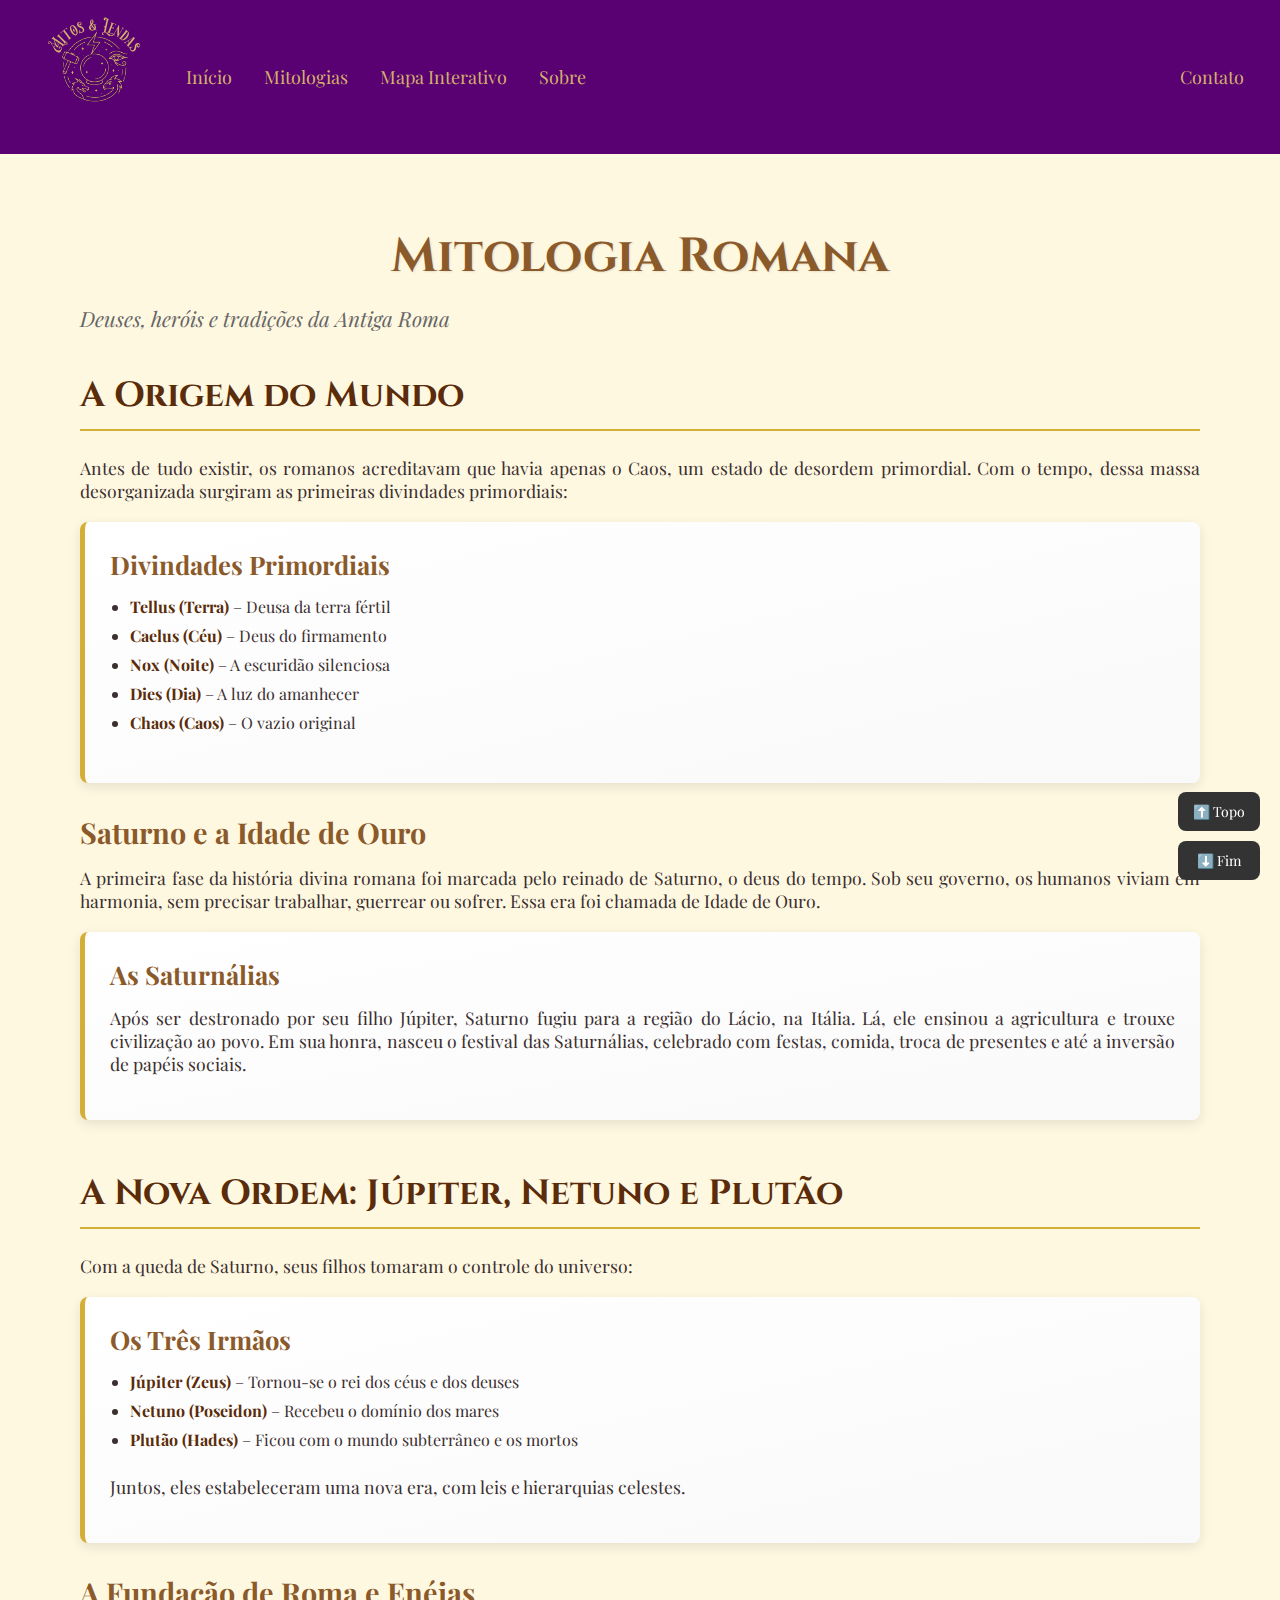
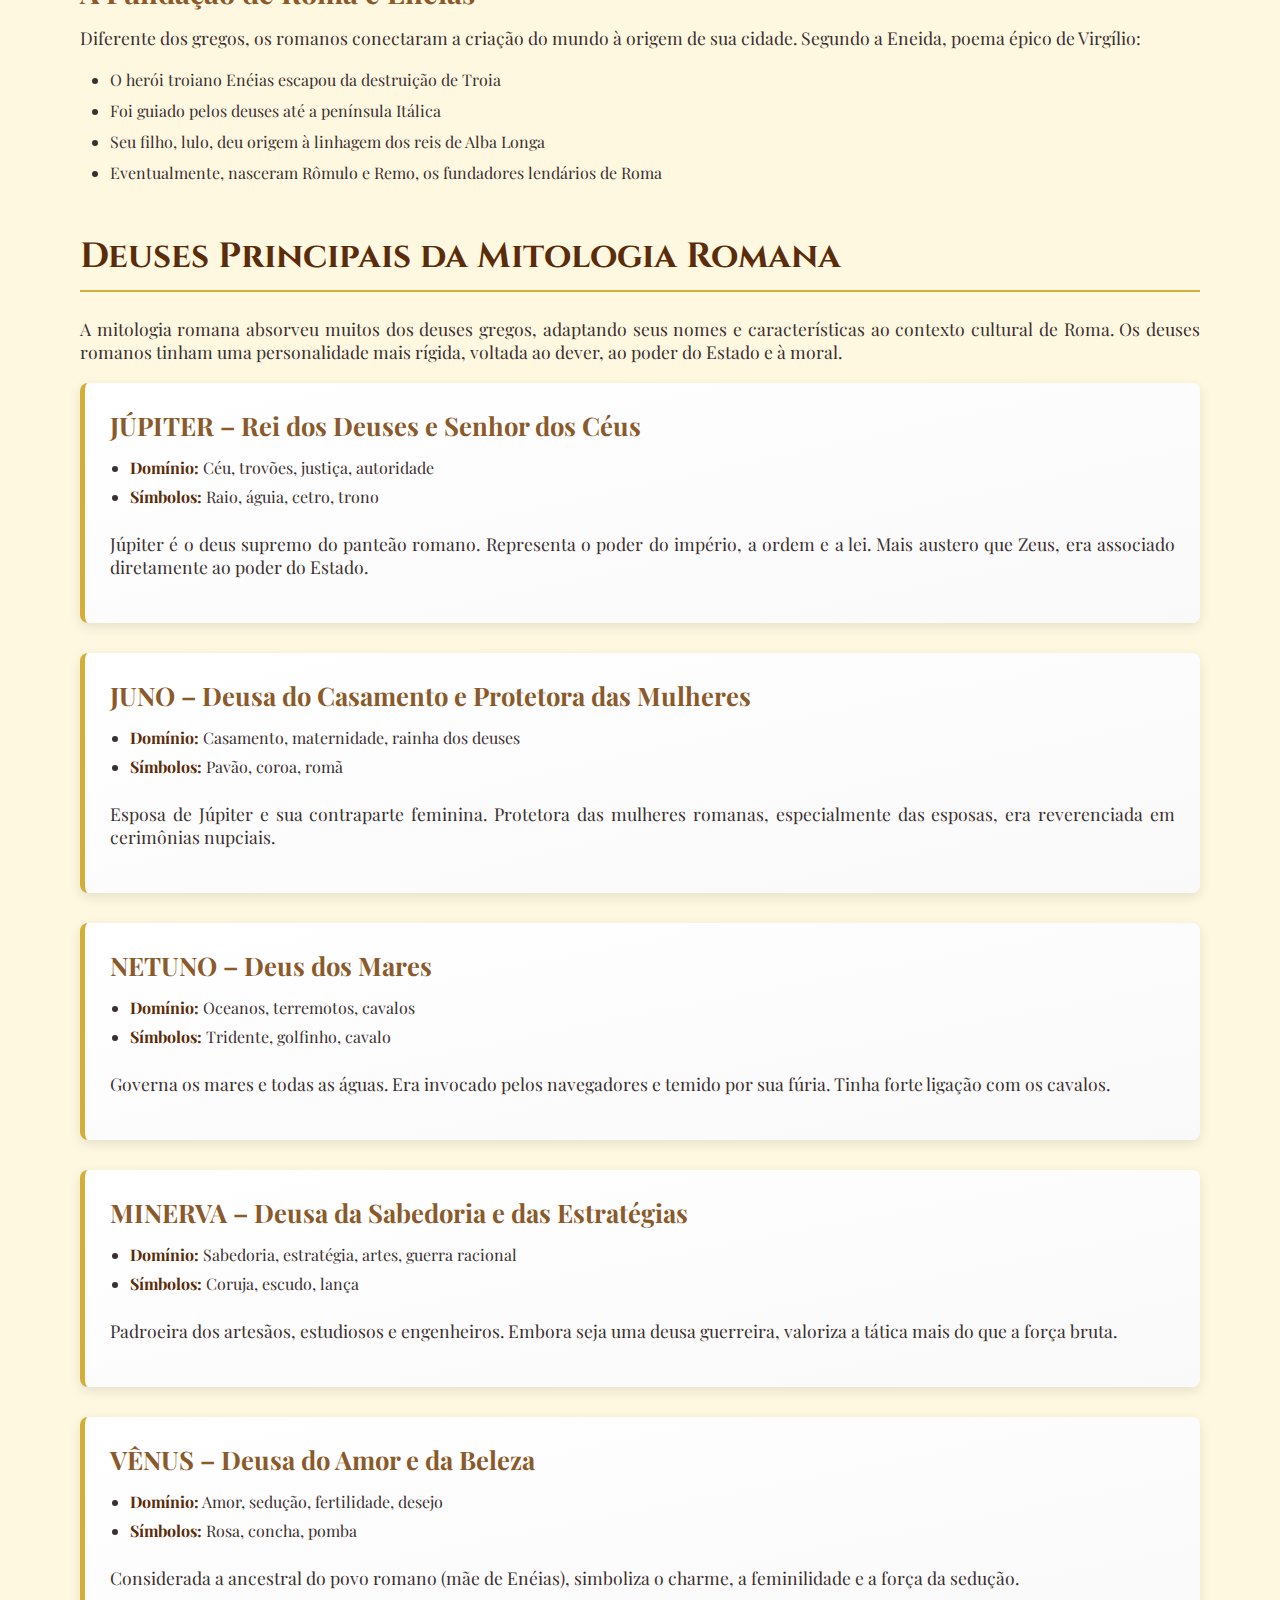
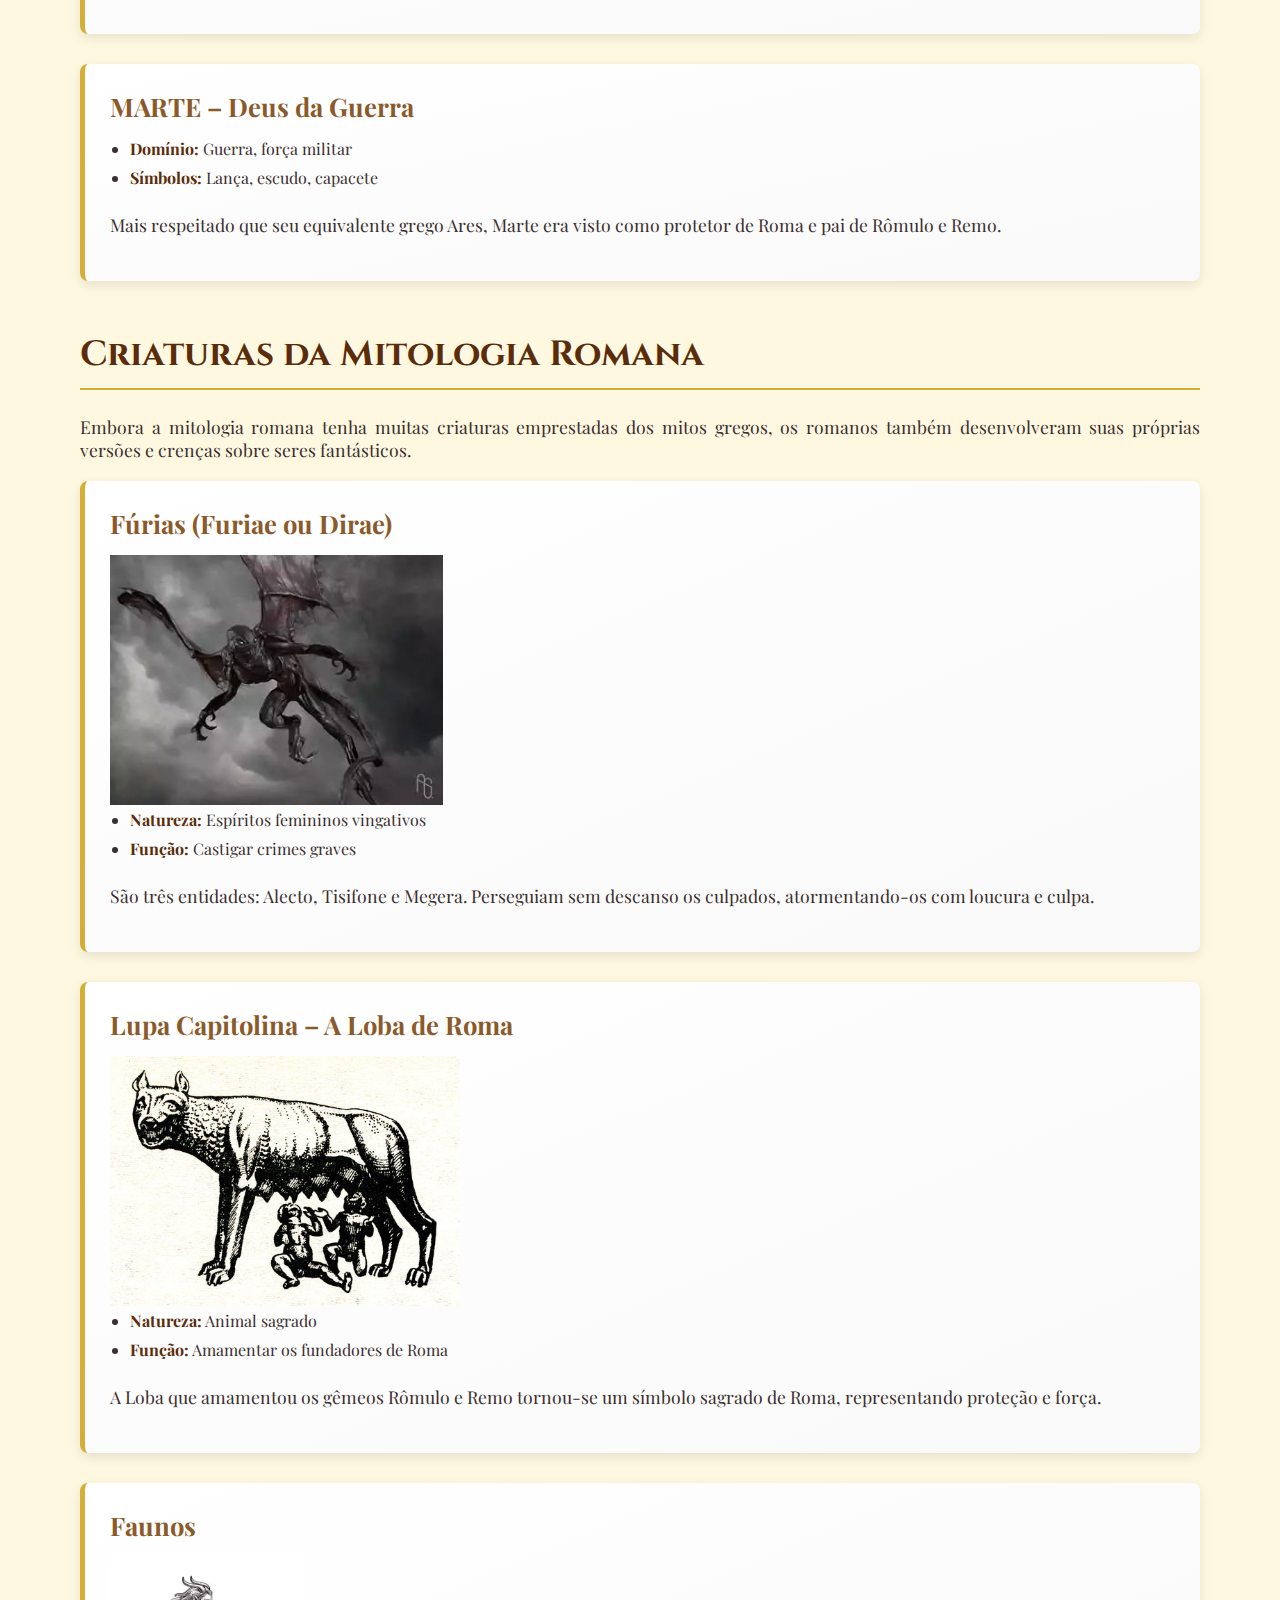
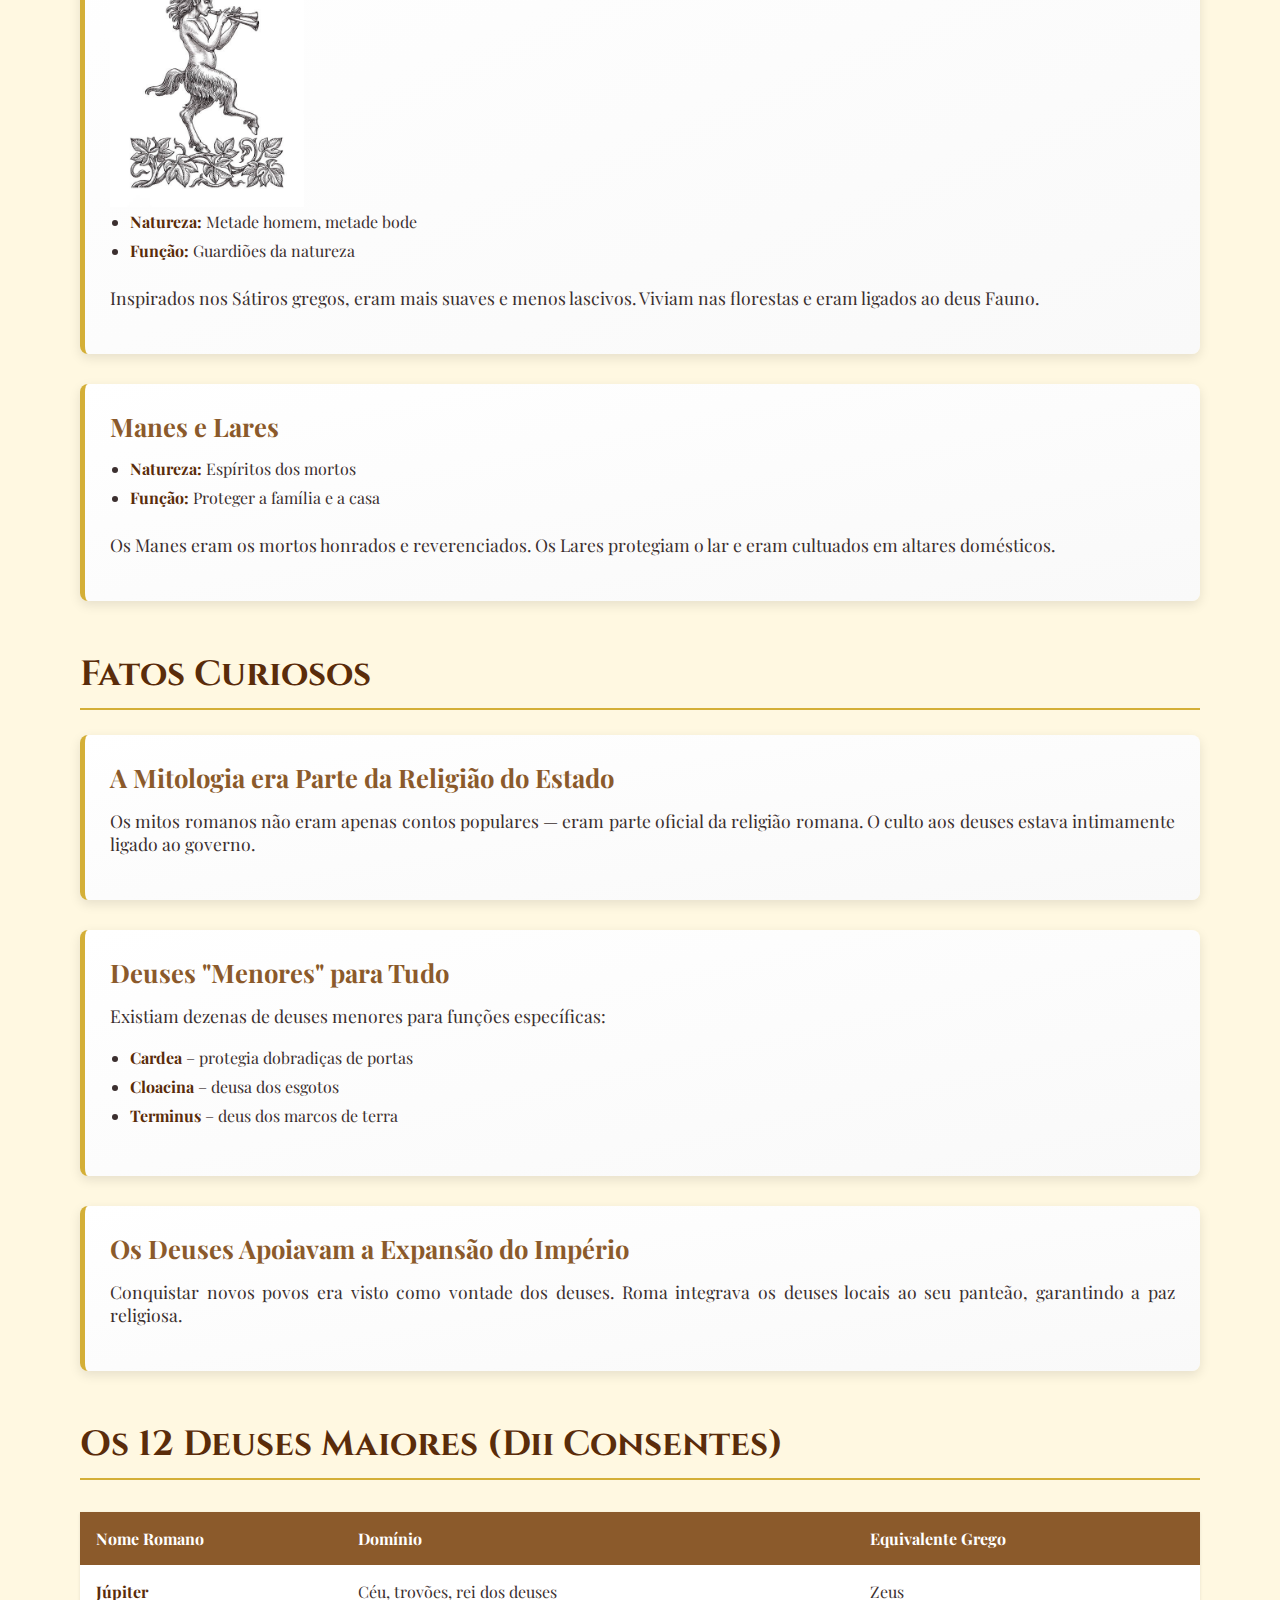
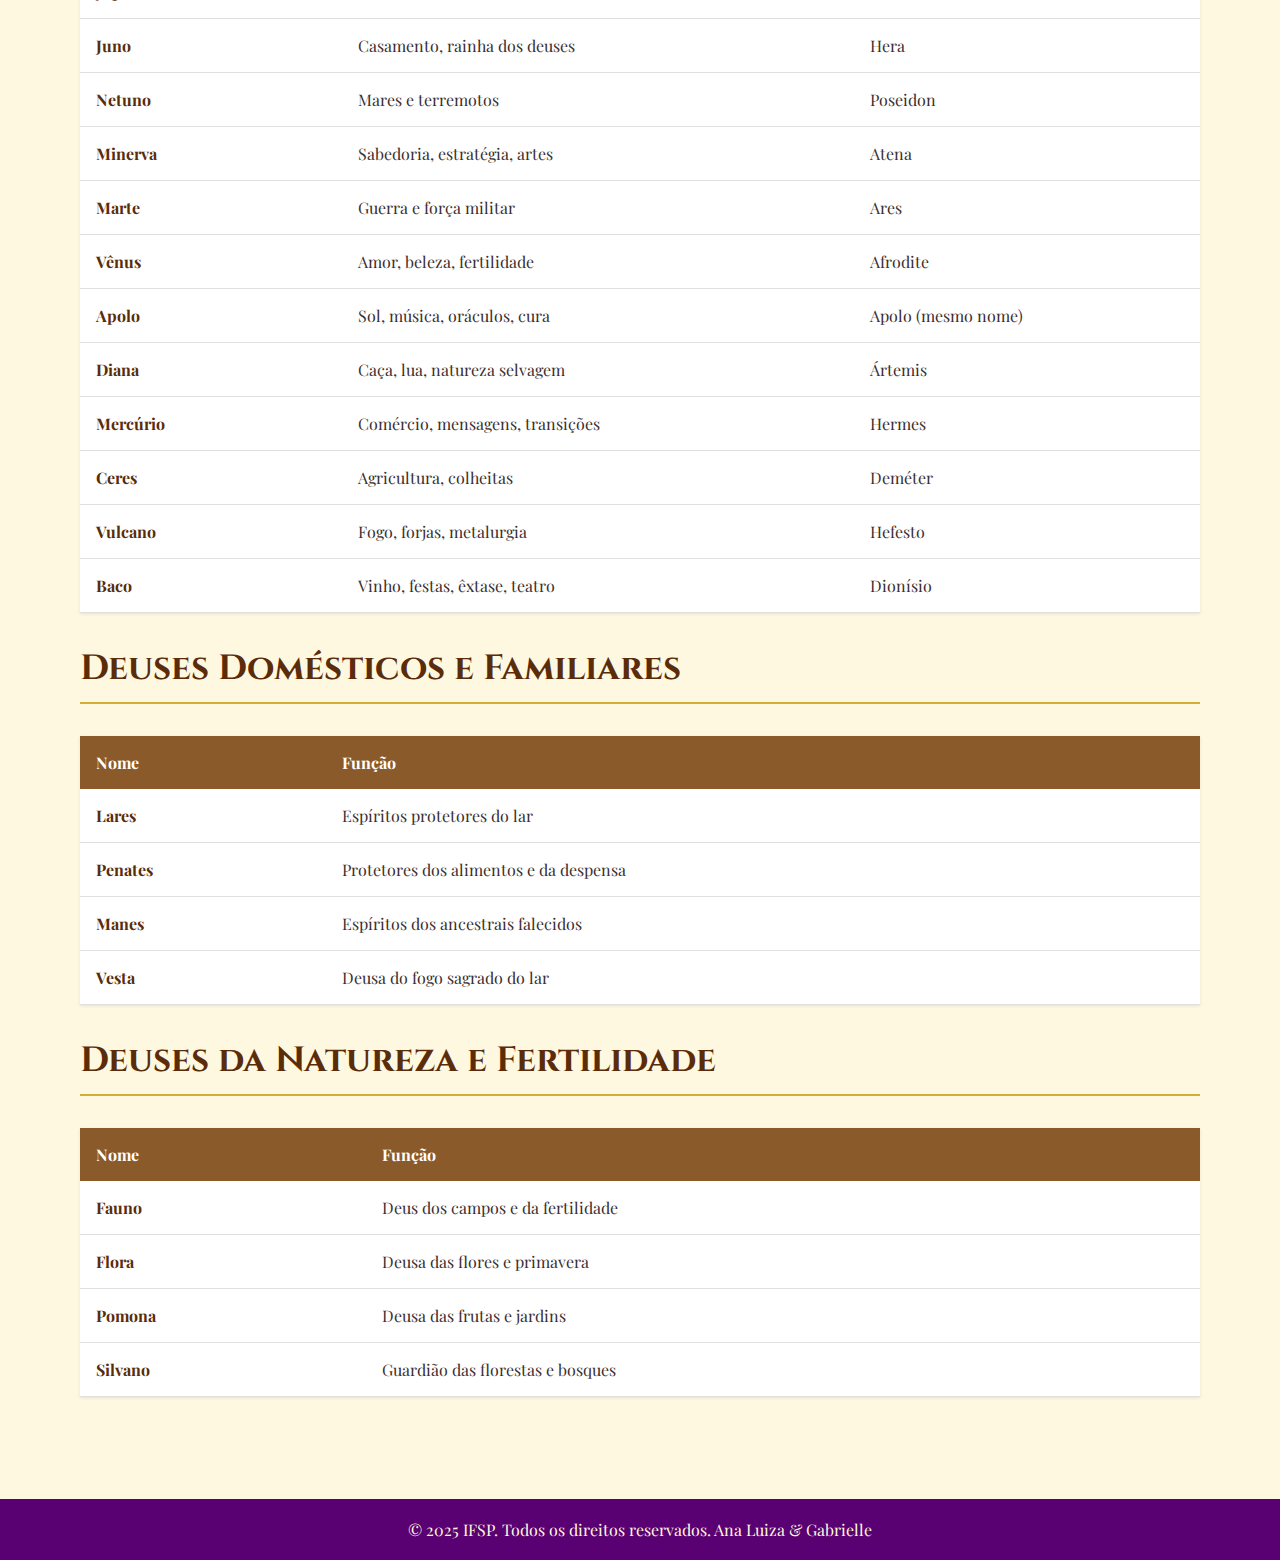
<file: paginas/romana.html>
<!DOCTYPE html>
<html lang="pt-br">

<head>
    <meta charset="UTF-8">
    <meta name="viewport" content="width=device-width, initial-scale=1.0">
    <title>Mitologia Romana</title>
    <link rel="stylesheet" href="../css/navbar.css">
    <link rel="stylesheet" href="../css/mitologias.css">
    <link
        href="https://fonts.googleapis.com/css2?family=Cinzel:wght@400;700&family=Playfair+Display:wght@400;700&family=Roboto:wght@300;400;700&display=swap"
        rel="stylesheet">

<body>
    <!-- Navbar -->
    <div class="navbar">
        <div class="logo">
            <a href="../index.html"><img src="../images/logos/1.svg" alt="Logo do site"></a>
        </div>
        <a href="../index.html">Início</a>
        <div class="dropdown">
            <button class="dropbtn">Mitologias</button>
            <div class="dropdown-content">
                <a href="egipcia.html">Egípcia</a>
                <a href="grega.html">Grega</a>
                <a href="japonesa.html">Japonesa</a>
                <a href="maia.html">Maia</a>
                <a href="nordica.html">Nórdica</a>
                <a href="romana.html">Romana</a>
            </div>
        </div>
        <a href="mapa.html">Mapa Interativo</a>
        <a href="../paginas/sobre.html">Sobre</a>
        <div class="spacer"></div>
        <a href="contato.html">Contato</a>
    </div>
    <a id="topo"></a>
    <main class="mitologia-content">
        <header class="mitologia-header">
            <h1>Mitologia Romana</h1>
            <p>Deuses, heróis e tradições da Antiga Roma</p>
        </header>

        <section id="origem">
            <h2>A Origem do Mundo</h2>
            <p>Antes de tudo existir, os romanos acreditavam que havia apenas o Caos, um estado de desordem primordial.
                Com o tempo, dessa massa desorganizada surgiram as primeiras divindades primordiais:</p>

            <div class="god-card">
                <h3>Divindades Primordiais</h3>
                <ul>
                    <li><strong>Tellus (Terra)</strong> – Deusa da terra fértil</li>
                    <li><strong>Caelus (Céu)</strong> – Deus do firmamento</li>
                    <li><strong>Nox (Noite)</strong> – A escuridão silenciosa</li>
                    <li><strong>Dies (Dia)</strong> – A luz do amanhecer</li>
                    <li><strong>Chaos (Caos)</strong> – O vazio original</li>
                </ul>
            </div>

            <h3>Saturno e a Idade de Ouro</h3>
            <p>A primeira fase da história divina romana foi marcada pelo reinado de Saturno, o deus do tempo. Sob seu
                governo, os humanos viviam em harmonia, sem precisar trabalhar, guerrear ou sofrer. Essa era foi chamada
                de Idade de Ouro.</p>

            <div class="curiosity-card">
                <h3>As Saturnálias</h3>
                <p>Após ser destronado por seu filho Júpiter, Saturno fugiu para a região do Lácio, na Itália. Lá, ele
                    ensinou a agricultura e trouxe civilização ao povo. Em sua honra, nasceu o festival das Saturnálias,
                    celebrado com festas, comida, troca de presentes e até a inversão de papéis sociais.</p>
            </div>
        </section>

        <section id="nova-ordem">
            <h2>A Nova Ordem: Júpiter, Netuno e Plutão</h2>
            <p>Com a queda de Saturno, seus filhos tomaram o controle do universo:</p>

            <div class="god-card">
                <h3>Os Três Irmãos</h3>
                <ul>
                    <li><strong>Júpiter (Zeus)</strong> – Tornou-se o rei dos céus e dos deuses</li>
                    <li><strong>Netuno (Poseidon)</strong> – Recebeu o domínio dos mares</li>
                    <li><strong>Plutão (Hades)</strong> – Ficou com o mundo subterrâneo e os mortos</li>
                </ul>
                <p>Juntos, eles estabeleceram uma nova era, com leis e hierarquias celestes.</p>
            </div>

            <h3>A Fundação de Roma e Enéias</h3>
            <p>Diferente dos gregos, os romanos conectaram a criação do mundo à origem de sua cidade. Segundo a Eneida,
                poema épico de Virgílio:</p>
            <ul>
                <li>O herói troiano Enéias escapou da destruição de Troia</li>
                <li>Foi guiado pelos deuses até a península Itálica</li>
                <li>Seu filho, lulo, deu origem à linhagem dos reis de Alba Longa</li>
                <li>Eventualmente, nasceram Rômulo e Remo, os fundadores lendários de Roma</li>
            </ul>
        </section>

        <section id="deuses">
            <h2>Deuses Principais da Mitologia Romana</h2>
            <p>A mitologia romana absorveu muitos dos deuses gregos, adaptando seus nomes e características ao contexto
                cultural de Roma. Os deuses romanos tinham uma personalidade mais rígida, voltada ao dever, ao poder do
                Estado e à moral.</p>

            <div class="god-card">
                <h3>JÚPITER – Rei dos Deuses e Senhor dos Céus</h3>
                <ul>
                    <li><strong>Domínio:</strong> Céu, trovões, justiça, autoridade</li>
                    <li><strong>Símbolos:</strong> Raio, águia, cetro, trono</li>
                </ul>
                <p>Júpiter é o deus supremo do panteão romano. Representa o poder do império, a ordem e a lei. Mais
                    austero que Zeus, era associado diretamente ao poder do Estado.</p>
            </div>

            <div class="god-card">
                <h3>JUNO – Deusa do Casamento e Protetora das Mulheres</h3>
                <ul>
                    <li><strong>Domínio:</strong> Casamento, maternidade, rainha dos deuses</li>
                    <li><strong>Símbolos:</strong> Pavão, coroa, romã</li>
                </ul>
                <p>Esposa de Júpiter e sua contraparte feminina. Protetora das mulheres romanas, especialmente das
                    esposas, era reverenciada em cerimônias nupciais.</p>
            </div>

            <div class="god-card">
                <h3>NETUNO – Deus dos Mares</h3>
                <ul>
                    <li><strong>Domínio:</strong> Oceanos, terremotos, cavalos</li>
                    <li><strong>Símbolos:</strong> Tridente, golfinho, cavalo</li>
                </ul>
                <p>Governa os mares e todas as águas. Era invocado pelos navegadores e temido por sua fúria. Tinha forte
                    ligação com os cavalos.</p>
            </div>

            <div class="god-card">
                <h3>MINERVA – Deusa da Sabedoria e das Estratégias</h3>
                <ul>
                    <li><strong>Domínio:</strong> Sabedoria, estratégia, artes, guerra racional</li>
                    <li><strong>Símbolos:</strong> Coruja, escudo, lança</li>
                </ul>
                <p>Padroeira dos artesãos, estudiosos e engenheiros. Embora seja uma deusa guerreira, valoriza a tática
                    mais do que a força bruta.</p>
            </div>

            <div class="god-card">
                <h3>VÊNUS – Deusa do Amor e da Beleza</h3>
                <ul>
                    <li><strong>Domínio:</strong> Amor, sedução, fertilidade, desejo</li>
                    <li><strong>Símbolos:</strong> Rosa, concha, pomba</li>
                </ul>
                <p>Considerada a ancestral do povo romano (mãe de Enéias), simboliza o charme, a feminilidade e a força
                    da sedução.</p>
            </div>

            <div class="god-card">
                <h3>MARTE – Deus da Guerra</h3>
                <ul>
                    <li><strong>Domínio:</strong> Guerra, força militar</li>
                    <li><strong>Símbolos:</strong> Lança, escudo, capacete</li>
                </ul>
                <p>Mais respeitado que seu equivalente grego Ares, Marte era visto como protetor de Roma e pai de Rômulo
                    e Remo.</p>
            </div>
        </section>

        <section id="criaturas">
            <h2>Criaturas da Mitologia Romana</h2>
            <p>Embora a mitologia romana tenha muitas criaturas emprestadas dos mitos gregos, os romanos também
                desenvolveram suas próprias versões e crenças sobre seres fantásticos.</p>

            <div class="creature-card">
                <h3>Fúrias (Furiae ou Dirae)</h3>
                <img src="../images/furia.jpg" alt="furia">
                <ul>
                    <li><strong>Natureza:</strong> Espíritos femininos vingativos</li>
                    <li><strong>Função:</strong> Castigar crimes graves</li>
                </ul>
                <p>São três entidades: Alecto, Tisifone e Megera. Perseguiam sem descanso os culpados, atormentando-os
                    com loucura e culpa.</p>
            </div>

            <div class="creature-card">
                <h3>Lupa Capitolina – A Loba de Roma</h3>
                <img src="../images/Lupa Capitolina.jpg" alt="Lupa Capitolina">
                <ul>
                    <li><strong>Natureza:</strong> Animal sagrado</li>
                    <li><strong>Função:</strong> Amamentar os fundadores de Roma</li>
                </ul>
                <p>A Loba que amamentou os gêmeos Rômulo e Remo tornou-se um símbolo sagrado de Roma, representando
                    proteção e força.</p>
            </div>

            <div class="creature-card">
                <h3>Faunos</h3>
                <img src="../images/fauno.jpg" alt="fauno">
                <ul>
                    <li><strong>Natureza:</strong> Metade homem, metade bode</li>
                    <li><strong>Função:</strong> Guardiões da natureza</li>
                </ul>
                <p>Inspirados nos Sátiros gregos, eram mais suaves e menos lascivos. Viviam nas florestas e eram ligados
                    ao deus Fauno.</p>
            </div>

            <div class="creature-card">
                <h3>Manes e Lares</h3>

                <ul>
                    <li><strong>Natureza:</strong> Espíritos dos mortos</li>
                    <li><strong>Função:</strong> Proteger a família e a casa</li>
                </ul>
                <p>Os Manes eram os mortos honrados e reverenciados. Os Lares protegiam o lar e eram cultuados em
                    altares domésticos.</p>
            </div>
        </section>

        <section id="curiosidades">
            <h2>Fatos Curiosos</h2>

            <div class="curiosity-card">
                <h3>A Mitologia era Parte da Religião do Estado</h3>
                <p>Os mitos romanos não eram apenas contos populares — eram parte oficial da religião romana. O culto
                    aos deuses estava intimamente ligado ao governo.</p>
            </div>

            <div class="curiosity-card">
                <h3>Deuses "Menores" para Tudo</h3>
                <p>Existiam dezenas de deuses menores para funções específicas:</p>
                <ul>
                    <li><strong>Cardea</strong> – protegia dobradiças de portas</li>
                    <li><strong>Cloacina</strong> – deusa dos esgotos</li>
                    <li><strong>Terminus</strong> – deus dos marcos de terra</li>
                </ul>
            </div>

            <div class="curiosity-card">
                <h3>Os Deuses Apoiavam a Expansão do Império</h3>
                <p>Conquistar novos povos era visto como vontade dos deuses. Roma integrava os deuses locais ao seu
                    panteão, garantindo a paz religiosa.</p>
            </div>
        </section>

        <h2>Os 12 Deuses Maiores (Dii Consentes)</h2>
        <table>
            <tr>
                <th>Nome Romano</th>
                <th>Domínio</th>
                <th>Equivalente Grego</th>
            </tr>
            <tr>
                <td><strong>Júpiter</strong></td>
                <td>Céu, trovões, rei dos deuses</td>
                <td>Zeus</td>
            </tr>
            <tr>
                <td><strong>Juno</strong></td>
                <td>Casamento, rainha dos deuses</td>
                <td>Hera</td>
            </tr>
            <tr>
                <td><strong>Netuno</strong></td>
                <td>Mares e terremotos</td>
                <td>Poseidon</td>
            </tr>
            <tr>
                <td><strong>Minerva</strong></td>
                <td>Sabedoria, estratégia, artes</td>
                <td>Atena</td>
            </tr>
            <tr>
                <td><strong>Marte</strong></td>
                <td>Guerra e força militar</td>
                <td>Ares</td>
            </tr>
            <tr>
                <td><strong>Vênus</strong></td>
                <td>Amor, beleza, fertilidade</td>
                <td>Afrodite</td>
            </tr>
            <tr>
                <td><strong>Apolo</strong></td>
                <td>Sol, música, oráculos, cura</td>
                <td>Apolo (mesmo nome)</td>
            </tr>
            <tr>
                <td><strong>Diana</strong></td>
                <td>Caça, lua, natureza selvagem</td>
                <td>Ártemis</td>
            </tr>
            <tr>
                <td><strong>Mercúrio</strong></td>
                <td>Comércio, mensagens, transições</td>
                <td>Hermes</td>
            </tr>
            <tr>
                <td><strong>Ceres</strong></td>
                <td>Agricultura, colheitas</td>
                <td>Deméter</td>
            </tr>
            <tr>
                <td><strong>Vulcano</strong></td>
                <td>Fogo, forjas, metalurgia</td>
                <td>Hefesto</td>
            </tr>
            <tr>
                <td><strong>Baco</strong></td>
                <td>Vinho, festas, êxtase, teatro</td>
                <td>Dionísio</td>
            </tr>
        </table>

        <h2>Deuses Domésticos e Familiares</h2>
        <table>
            <tr>
                <th>Nome</th>
                <th>Função</th>
            </tr>
            <tr>
                <td><strong>Lares</strong></td>
                <td>Espíritos protetores do lar</td>
            </tr>
            <tr>
                <td><strong>Penates</strong></td>
                <td>Protetores dos alimentos e da despensa</td>
            </tr>
            <tr>
                <td><strong>Manes</strong></td>
                <td>Espíritos dos ancestrais falecidos</td>
            </tr>
            <tr>
                <td><strong>Vesta</strong></td>
                <td>Deusa do fogo sagrado do lar</td>
            </tr>
        </table>

        <h2>Deuses da Natureza e Fertilidade</h2>
        <table>
            <tr>
                <th>Nome</th>
                <th>Função</th>
            </tr>
            <tr>
                <td><strong>Fauno</strong></td>
                <td>Deus dos campos e da fertilidade</td>
            </tr>
            <tr>
                <td><strong>Flora</strong></td>
                <td>Deusa das flores e primavera</td>
            </tr>
            <tr>
                <td><strong>Pomona</strong></td>
                <td>Deusa das frutas e jardins</td>
            </tr>
            <tr>
                <td><strong>Silvano</strong></td>
                <td>Guardião das florestas e bosques</td>
            </tr>
        </table>
    </main>
    <a id="fim"></a>

    <div class="botoes">
        <a href="#topo" class="botao">⬆️ Topo</a>
        <a href="#fim" class="botao">⬇️ Fim</a>
    </div>

    <footer>
        &copy; 2025 IFSP. Todos os direitos reservados. Ana Luiza & Gabrielle
    </footer>
</body>

</html>
</file>
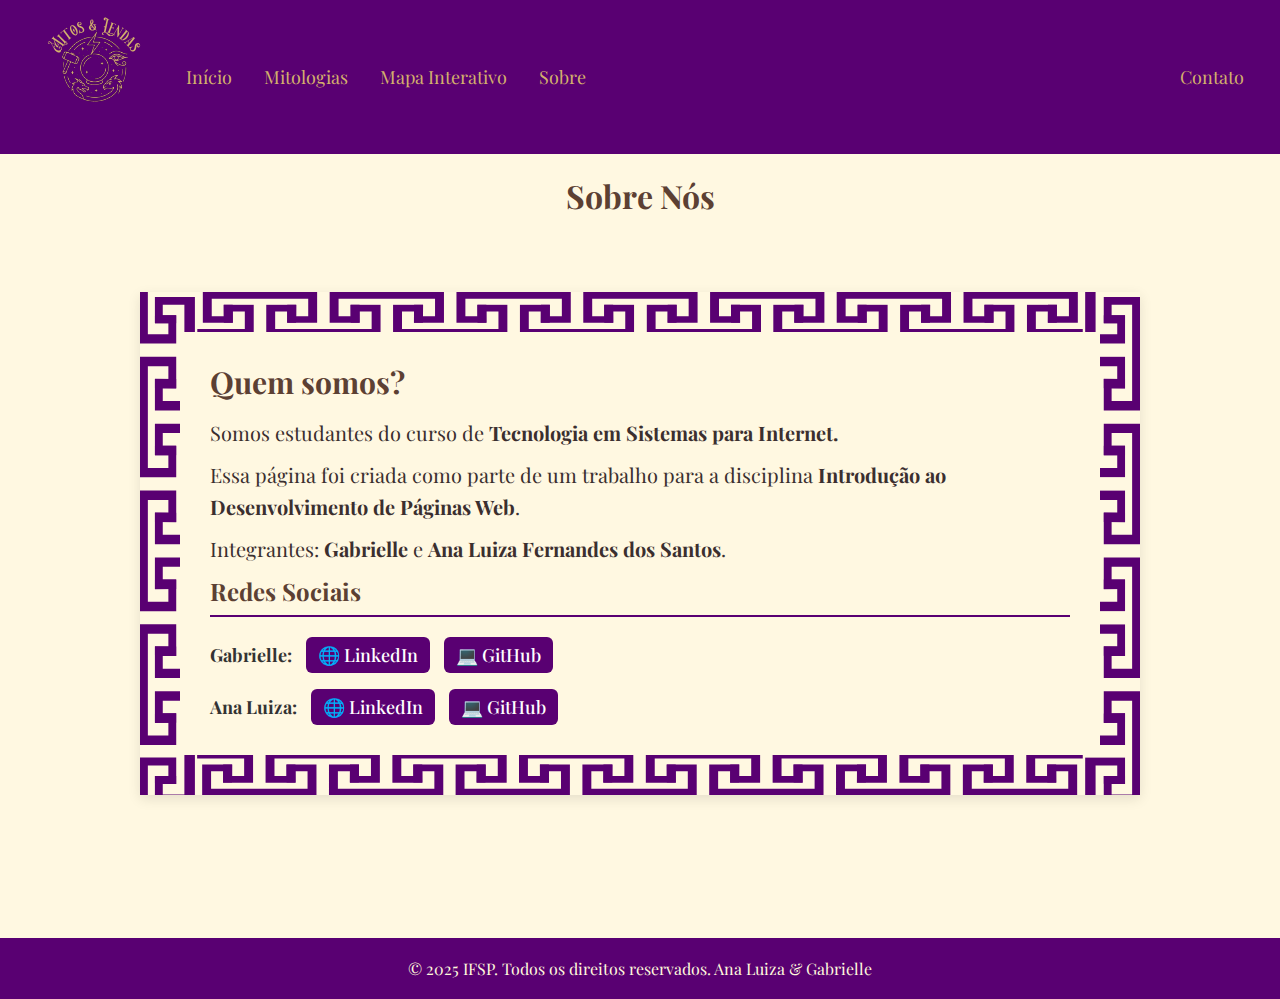
<file: paginas/sobre.html>
<!DOCTYPE html>
<html lang="pt-BR">

<head>
  <meta charset="UTF-8" />
  <meta name="viewport" content="width=device-width, initial-scale=1.0" />
  <title>Mitologias do Mundo</title>
  <link rel="shortcut icon" href="images/icone.ico" type="image/x-icon">
  <link rel="stylesheet" href="../css/navbar.css">
  <link rel="stylesheet" href="../css/sobre.css">

</head>

<body>
  <div class="navbar">
    <div class="logo">
      <a href="../index.html"><img src="../images/logos/1.svg" alt="Logo do site"></a>
    </div>
    <a href="../index.html">Início</a>

    <div class="dropdown">
      <button class="dropbtn">Mitologias</button>
      <div class="dropdown-content">
        <a href="egipcia.html">Egípcia</a>
        <a href="grega.html">Grega</a>
        <a href="japonesa.html">Japonesa</a>
        <a href="maia.html">Maia</a>
        <a href="nordica.html">Nórdica</a>
        <a href="romana.html">Romana</a>
      </div>

    </div>

    <a href="mapa.html">Mapa Interativo</a>
    <a href="../paginas/sobre.html">Sobre</a>
    <div class="spacer"></div>

    <a href="contato.html">Contato</a>
  </div>

  <header>
    <h1>Sobre Nós</h1>
  </header>

  <section class="container">
    <div class="texto">
      <h2>Quem somos?</h2>
      <p>Somos estudantes do curso de <strong>Tecnologia em Sistemas para Internet.</strong></p>
      <p>Essa página foi criada como parte de um trabalho para a disciplina <strong>Introdução ao Desenvolvimento de
          Páginas Web</strong>.</p>
      <p>Integrantes: <strong>Gabrielle</strong> e <strong>Ana Luiza Fernandes dos Santos</strong>.</p>
    </div>

    <div class="redes-sociais">
      <h2>Redes Sociais</h2>
      <ul>
        <li>
          <strong>Gabrielle:</strong>
          <a href="https://www.linkedin.com/in/seu-perfil-gabrielle" target="_blank">🌐 LinkedIn</a>
          <a href="https://github.com/seu-usuario-gabrielle" target="_blank">💻 GitHub</a>
        </li>
        <li>
          <strong>Ana Luiza:</strong>
          <a href="https://www.linkedin.com/in/seu-perfil-ana" target="_blank">🌐 LinkedIn</a>
          <a href="https://github.com/seu-usuario-ana" target="_blank">💻 GitHub</a>
        </li>
      </ul>
    </div>
  </section>

  <footer>
    &copy; 2025 IFSP. Todos os direitos reservados. Ana Luiza & Gabrielle
  </footer>

</body>

</html>
</file>
<file: css/index.css>
/* Página Inicial */
.hero {
  text-align: center;
  padding: 60px 20px;
  background: linear-gradient(to bottom, #f8eec7, #f8eec7);
}

.hero h1 {
  font-size: 3em;
  margin-bottom: 20px;
  color: #5c4033;
}

.hero p {
  font-size: 1.2em;
  max-width: 800px;
  margin: 0 auto;
  color: #3b2f2f;
}

.section {
  padding: 60px 20px;
  max-width: 1000px;
  margin: 0 auto;
}

.section h2 {
  font-size: 2em;
  margin-bottom: 20px;
  color: #5c4033;
}



.card-container {
display: flex;
flex-wrap: wrap;
justify-content: center;
gap: 2rem;
padding: 4rem 2rem;
background-image: url("../images/fundo/2.svg");
background-size: contain;

}

.card-link {
text-decoration: none;
color: inherit;
}

.card {
background: white;
padding: 2rem;
border-radius: 1rem;
width: 250px;
height: 250px;
box-shadow: 0 4px 8px rgba(0,0,0,0.1);
transition: transform 0.3s, box-shadow 0.3s;
text-align: center;
display: flex;
flex-direction: column;
justify-content: space-between;
}


.card:hover {
transform: translateY(-5px);
box-shadow: 0 8px 16px rgba(0,0,0,0.2);
}

.card-icon {
font-size: 2.5rem;
margin-bottom: 1rem;
}

/*Linha do tempo*/
.timeline-section {
  padding: 40px 20px;
  text-align: center;
}

.timeline-section h2 {
  font-size: 2rem;
  margin-bottom: 40px;
  color: #5c4033;
}

.timeline {
  position: relative;
  max-width: 800px;
  margin: auto;
  padding-left: 20px;
  border-left: 3px solid #590072;
}

.timeline-item {
  margin-bottom: 30px;
  position: relative;
}

.timeline-item::before {
  content: "";
  position: absolute;
  left: -11px;
  top: 0;
  width: 20px;
  height: 20px;
  background-color: #590072;
  border-radius: 50%;
  border: 3px solid white;
}

.timeline-content {
  background-color: white;
  padding: 15px 25px;
  border-radius: 8px;
  box-shadow: 0 2px 6px rgba(0, 0, 0, 0.1);
  text-align: left;
}

.timeline-content h3 {
  margin-top: 0;
  color: #222;
}

.timeline-content p {
  margin: 5px 0 0;
  color: #555;
}

@media (max-width: 870px) {
  .card-container{
    background-image: url("../images/fundo/2.svg");
    background-size: cover; 
    background-position: center;
    background-repeat: no-repeat;
  }
 
}

@media (max-width: 768px) {
  .hero {
    padding: 40px 15px;
  }

  .hero h1 {
    font-size: 2em;
  }

  .hero p {
    font-size: 1em;
    padding: 0 10px;
  }
}

@media (max-width: 480px) {
  .hero h1 {
    font-size: 1.6em;
  }

  .hero p {
    font-size: 0.95em;
  }
}
</file>
<file: css/navbar.css>
@import url('https://fonts.googleapis.com/css2?family=Playfair+Display:ital,wght@0,400..900;1,400..900&display=swap');

* {
  box-sizing: border-box;
  margin: 0;
  padding: 0;
}

body {
  font-family: 'Playfair Display', serif;
  background-color: #fff8e1;
  color: #3b2f2f;
}

.navbar {
  background-color: #590072;
  display: flex;
  flex-wrap: wrap;
  align-items: center;
  justify-content: space-between;
  padding: 0 20px;
  height: auto;
  row-gap: 10px;
}

.navbar > a,
.dropbtn {
  color: #d3b06c;
  padding: 12px 16px;
  text-decoration: none;
  font-size: 18px;
  background: none;
  border: none;
  cursor: pointer;
  font-family: "Playfair Display", serif;
}

.navbar a:hover,
.dropdown:hover .dropbtn {
  background-color: #61306e;
}

.dropdown {
  position: relative;
}

.dropdown-content {
  display: none;
  position: absolute;
  top: 100%;
  left: 0;
  background-color: #f9f9f9;
  min-width: 160px;
  box-shadow: 0px 8px 16px rgba(0, 0, 0, 0.2);
  z-index: 1;
}

.dropdown-content a {
  color: black;
  padding: 12px 16px;
  text-decoration: none;
  display: block;
}

.dropdown-content a:hover {
  background-color: #f1f1f1;
}

.dropdown:hover .dropdown-content {
  display: block;
}

.spacer {
  flex: 1;
}

.logo {
  position: relative;
  
  overflow: visible;
}

.logo img {
  height: 150px; /* pode ser até 140px se quiser maior */
  width: auto;
}



/* ------------------ RESPONSIVIDADE ------------------ */
@media (max-width: 768px) {
  .navbar {
    flex-direction: column;
    align-items: flex-start;
    padding: 10px;
  }

  .navbar > a,
  .dropbtn {
    font-size: 16px;
    width: 100%;
    text-align: left;
    padding: 10px 0;
  }

  .logo {
    justify-content: center;
    width: 100%;
    margin: 10px 0;
  }

  .logo img {
    height: 150px;
  }

  .dropdown-content {
    position: static;
    box-shadow: none;
    background-color: #f3f3f3;
    width: 100%;
  }

  .dropdown:hover .dropdown-content {
    display: block;
  }

  .dropdown-content a {
    padding: 10px;
  }
}

/* Footer mantém o estilo */
footer {
  background-color: #590072;
  color: #fff8dc;
  text-align: center;
  padding: 20px;
}
</file>
<file: css/contato.css>
.contato-container {
    max-width: 600px;
    margin: 50px auto;
    padding: 30px;
    background-color: white;
    border-radius: 12px;
    box-shadow: 0 4px 12px rgba(0, 0, 0, 0.1);
  }
    
  .contato-container h2 {
    text-align: center;
    color: #5c4033;
    margin-bottom: 20px;
  }
  
  .form-contato label {
    display: block;
    margin: 12px 0 5px;
    color: #333;
    font-weight: bold;
  }
  
  .form-contato input,
  .form-contato textarea {
    width: 100%;
    padding: 10px;
    border: 1px solid #aaa;
    border-radius: 6px;
    box-sizing: border-box;
  }
  
  .form-contato button {
    margin-top: 20px;
    padding: 10px 20px;
    background-color: #590072;
    color: white;
    border: none;
    border-radius: 6px;
    cursor: pointer;
    transition: background-color 0.3s;
  }
  
  .form-contato button:hover {
    background-color: #a801d6;
  }
  
footer{
  margin-top: 215px;
}
</file>
<file: css/mitologias.css>
.mitologia-content {
            margin: 30px auto;
            max-width: 1200px;
            padding: 40px;
        }

        .mitologia-header {
            margin-bottom: 40px;
            text-align: center;
        }

        .mitologia-header h1 {
            color: #8b5a2b;
            font-family: 'Cinzel', serif;
            font-size: 3rem;
            margin-bottom: 15px;
            text-shadow: 1px 1px 2px rgba(0, 0, 0, 0.1);
        }

        .mitologia-header p {
            color: #666;
            font-size: 1.3rem;
            font-style: italic;
        }

        section {
            margin-bottom: 50px;
        }

        h2 {
            border-bottom: 2px solid #d4af37;
            color: #5a2c0a;
            font-family: 'Cinzel', serif;
            font-size: 2.2rem;
            margin-bottom: 25px;
            padding-bottom: 10px;
        }

        h3 {
            color: #8b5a2b;
            font-family: 'Playfair Display', serif;
            font-size: 1.8rem;
            margin: 30px 0 15px;
        }

        p {
            font-size: 1.1rem;
            margin-bottom: 20px;
            text-align: justify;
        }

        ul {
            margin-bottom: 25px;
            padding-left: 30px;
        }

        li {
            margin-bottom: 10px;
        }

        img{
            height: 250px;
            width: auto;
        }

        /* Melhorias para os cards */
        .god-card,
        .creature-card,
        .curiosity-card {
            background: linear-gradient(to bottom right, #fff, #f9f9f9);
            border-left: 5px solid #d4af37;
            border-radius: 8px;
            box-shadow: 0 4px 12px rgba(0, 0, 0, 0.1);
            margin-bottom: 30px;
            padding: 25px;
            transition: transform 0.3s, box-shadow 0.3s;
        }

        .god-card:hover,
        .creature-card:hover,
        .curiosity-card:hover {
            box-shadow: 0 8px 20px rgba(0, 0, 0, 0.15);
            transform: translateY(-5px);
        }

        .god-card h3,
        .creature-card h3,
        .curiosity-card h3 {
            color: #8b5a2b;
            font-family: 'Playfair Display', serif;
            font-size: 1.6rem;
            margin-top: 0;
        }

        /* Estilo para listas dentro dos cards */
        .god-card ul,
        .creature-card ul,
        .curiosity-card ul {
            padding-left: 20px;
        }

        .god-card li,
        .creature-card li,
        .curiosity-card li {
            margin-bottom: 8px;
        }

        /* Destaque para nomes importantes */
        strong {
            color: #5a2c0a;
        }

        table,
        .comparacoes table {
            background-color: white;
            width: 100%;
            border-collapse: collapse;
            margin: 2rem 0;
            box-shadow: 0 1px 3px rgba(0, 0, 0, 0.1);
        
        }

        th{
            background-color: #8b5a2b;
            color: white;
        }
        th,
        .comparacoes th {
          
            padding: 1rem;
            text-align: left;
            font-weight: bold;
        }

        .comparacoes th {
            background-color: #5a2c0a;;
            
        }

        td,
        .comparacoes td {
            padding: 1rem;
            border-bottom: 1px solid #e0e0e0;
            vertical-align: top;
        }

        .comparacoes td {
            border: 1px solid #ccc;
            text-align: center;
        }


        /* Responsividade */
        @media (max-width: 768px) {
            .mitologia-content {
                margin: 20px 15px;
                padding: 25px;
            }

            .mitologia-header h1 {
                font-size: 2.2rem;
            }

            h2 {
                font-size: 1.8rem;
            }

            h3 {
                font-size: 1.5rem;
            }
        }

.botoes{
  position: fixed;
  right: 20px;
  bottom: 20px;
  display: flex;
  flex-direction: column;
  gap: 10px;
  z-index: 999;
}

.botao {
  background-color: #333;
  color: white;
  padding: 10px 15px;
  text-decoration: none;
  border-radius: 8px;
  font-size: 14px;
  text-align: center;
  transition: background-color 0.3s;
}

.botao:hover {
  background-color: #555;
}
</file>
<file: css/mapa.css>
/*MAPA*/


.mapa-container {
  position: relative;
  max-width: 1000px;
  margin: 0 auto;
}

.mapa-base {
  width: 100%;
  display: block;
}

.bolinha {
  position: absolute;
  width: 20px;
  height: 20px;
  background-color: #b30000;
  border-radius: 50%;
  border: 2px solid #fff;
  cursor: pointer;
  transition: transform 0.2s ease;
}

/* Cores por mitologia */
.bolinha.grega {
  background-color: #f0cc04;
  
}

.bolinha.nordica {
  background-color: #ff6600;
  
}

.bolinha.egipcia {
  background-color: #ff0000;
  
}

.bolinha.japonesa {
  background-color: #1ff70b;
 
}

.bolinha.maia {
  background-color: #062af7;
  
}
.bolinha.celta {
  background-color: #fd14ca; 
}

.bolinha.romana {
  background-color: #7e24df;
}

.bolinha:hover {
  transform: scale(1.2);
}

h1 {
  text-align: center;
  color: #5c4033;
  text-shadow: 1px 1px #fff8dc;
}

/* Container da imagem e áreas clicáveis */
.container {
  position: relative;
  max-width: 100%;
}

.mapa {
  width: 100%;
  height: auto;
  display: block;
  border: 4px solid #a0522d;
  filter: sepia(0.6) contrast(1.1) brightness(0.95);
}

/* Legenda*/
.legenda {
  font-size: 18px;
  list-style: none;
  max-width: 600px;
  margin: 20px auto;
  padding: 0;
}

.legenda li {
  padding: 5px 0;
}

footer{
  margin-top: 40px;
}
</file>
<file: css/sobre.css>
header {
  color: white;
  padding: 20px;
  text-align: center;
}

.container {
  max-width: 1000px;
  margin: 40px auto;
  padding: 30px;
  border: 40px solid transparent;
  border-image: url("../images/fundo/3.svg") 100 round;
  box-shadow: 0 4px 12px rgba(0, 0, 0, 0.1);
}



h1,
h2 {
  color: #5c4033;
  margin-bottom: 15px;
}

.sobre-nos {
  display: flex;
  flex-wrap: wrap;
  align-items: center;
  justify-content: space-between;
}

.texto {
  flex: 1 1 300px;
  font-size: 20px;

}

.texto p {
  line-height: 1.6;
  margin-bottom: 10px;
}


.redes-sociais h2 {
  margin-bottom: 20px;
  color: #5c4033;
  font-size: 24px;
  border-bottom: 2px solid #590072;
  padding-bottom: 8px;
}

.redes-sociais ul {
  list-style: none;
  padding: 0;
  display: flex;
  flex-direction: column;
  gap: 16px;
}

.redes-sociais li {
  font-size: 18px;
  color: #333;
}

.redes-sociais a {
  display: inline-block;
  margin-left: 10px;
  padding: 6px 12px;
  border-radius: 6px;
  background-color: #590072;
  color: white;
  text-decoration: none;
  font-weight: 500;

}

.redes-sociais a:hover {
  opacity: 0.9;
}

footer{
  margin-top: 143px;
}
</file>
